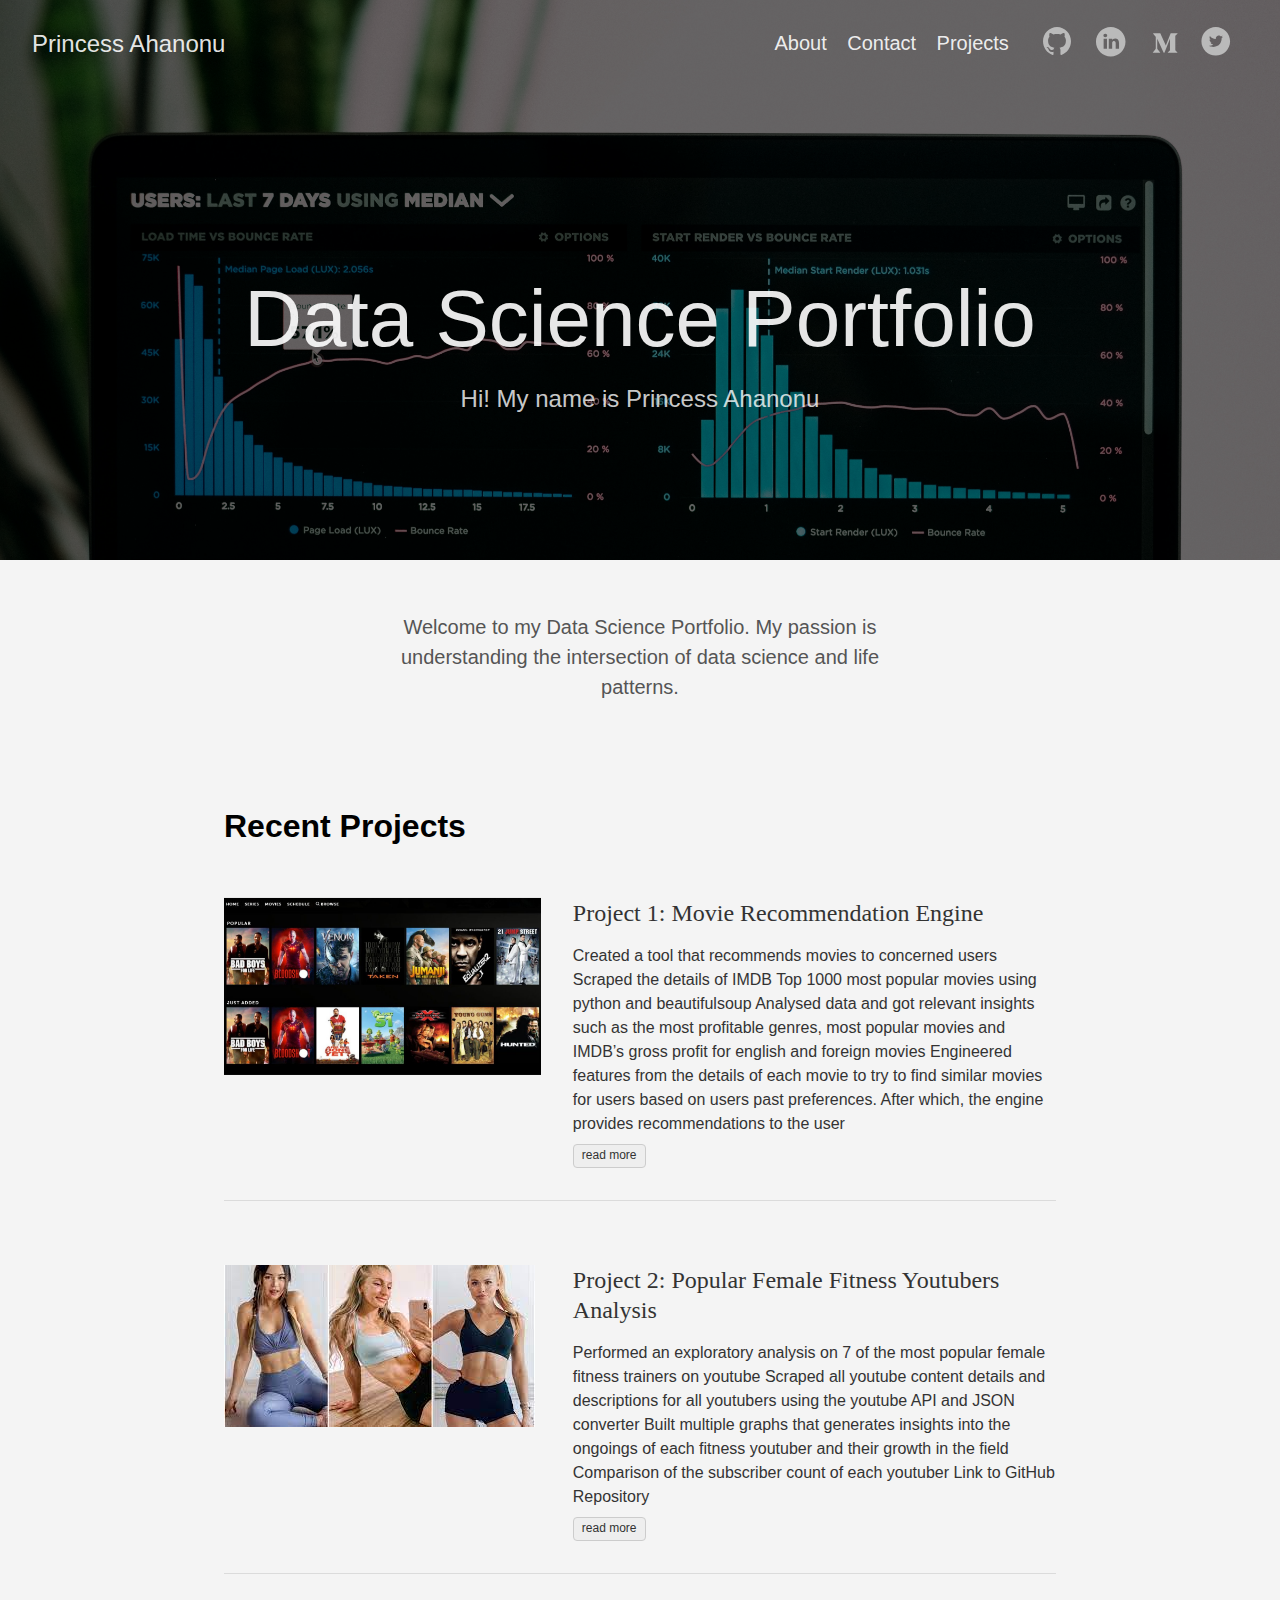
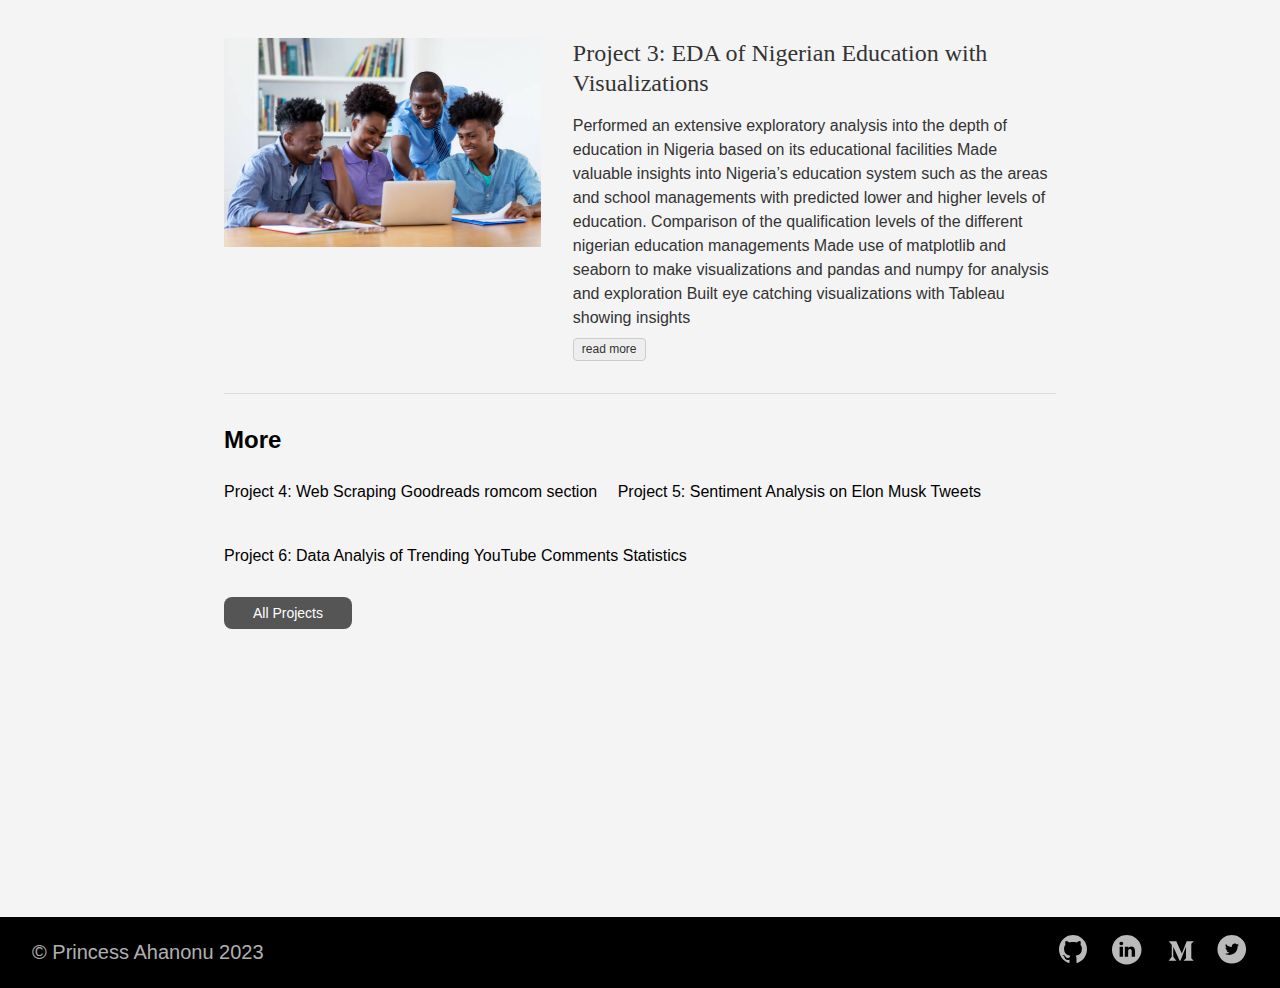
<file: index.html>
<!DOCTYPE html>
<html lang="en-us">
  <head>
    <meta charset="utf-8">
    <meta http-equiv="X-UA-Compatible" content="IE=edge,chrome=1">
    
    <title>Data Science Portfolio | Princess Ahanonu</title>
    <meta name="viewport" content="width=device-width,minimum-scale=1">
    <meta name="description" content="Hi! My name is Princess Ahanonu">
    <meta name="generator" content="Hugo 0.109.0">
    
    
    
    
      <meta name="robots" content="noindex, nofollow">
    

    
<link rel="stylesheet" href="https://rou-va.github.io/Princess_Portfolio/ananke/css/main.min.css" >



    
    
    
      

    

    
    
      <link href="https://rou-va.github.io/Princess_Portfolio/index.xml" rel="alternate" type="application/rss+xml" title="Princess Ahanonu" />
      <link href="https://rou-va.github.io/Princess_Portfolio/index.xml" rel="feed" type="application/rss+xml" title="Princess Ahanonu" />
      
    
    
    <meta property="og:title" content="Data Science Portfolio" />
<meta property="og:description" content="Hi! My name is Princess Ahanonu" />
<meta property="og:type" content="website" />
<meta property="og:url" content="https://rou-va.github.io/Princess_Portfolio/" /><meta property="og:site_name" content="Princess Ahanonu" />
<meta itemprop="name" content="Data Science Portfolio">
<meta itemprop="description" content="Hi! My name is Princess Ahanonu"><meta name="twitter:card" content="summary"/>
<meta name="twitter:title" content="Data Science Portfolio"/>
<meta name="twitter:description" content="Hi! My name is Princess Ahanonu"/>

	
  </head>

  <body class="ma0 avenir bg-near-white">

    

  
  <header class="cover bg-top" style="background-image: url('https://rou-va.github.io/Princess_Portfolio/images/analysis.jpg');">
    <div class="bg-black-60">
      <nav class="pv3 ph3 ph4-ns" role="navigation">
  <div class="flex-l justify-between items-center center">
    <a href="https://rou-va.github.io/Princess_Portfolio/" class="f3 fw2 hover-white no-underline white-90 dib">
      
        Princess Ahanonu
      
    </a>
    <div class="flex-l items-center">
      

      
        <ul class="pl0 mr3">
          
          <li class="list f5 f4-ns fw4 dib pr3">
            <a class="hover-white no-underline white-90" href="https://rou-va.github.io/Princess_Portfolio/about/" title="About page">
              About
            </a>
          </li>
          
          <li class="list f5 f4-ns fw4 dib pr3">
            <a class="hover-white no-underline white-90" href="https://rou-va.github.io/Princess_Portfolio/contact/" title="Contact page">
              Contact
            </a>
          </li>
          
          <li class="list f5 f4-ns fw4 dib pr3">
            <a class="hover-white no-underline white-90" href="https://rou-va.github.io/Princess_Portfolio/post/" title="Projects page">
              Projects
            </a>
          </li>
          
        </ul>
      
      
<div class="ananke-socials">
  
    
    <a href="https://github.com/rou-va" target="_blank" rel="noopener" class="github ananke-social-link link-transition stackoverflow link dib z-999 pt3 pt0-l mr1" title="GitHub link" aria-label="follow on GitHub——Opens in a new window">
      
        <span class="icon"><svg style="enable-background:new 0 0 512 512;" version="1.1" viewBox="0 0 512 512"  xml:space="preserve" xmlns="http://www.w3.org/2000/svg" xmlns:xlink="http://www.w3.org/1999/xlink" >
  <path d="M256,32C132.3,32,32,134.8,32,261.7c0,101.5,64.2,187.5,153.2,217.9c11.2,2.1,15.3-5,15.3-11.1   c0-5.5-0.2-19.9-0.3-39.1c-62.3,13.9-75.5-30.8-75.5-30.8c-10.2-26.5-24.9-33.6-24.9-33.6c-20.3-14.3,1.5-14,1.5-14   c22.5,1.6,34.3,23.7,34.3,23.7c20,35.1,52.4,25,65.2,19.1c2-14.8,7.8-25,14.2-30.7c-49.7-5.8-102-25.5-102-113.5   c0-25.1,8.7-45.6,23-61.6c-2.3-5.8-10-29.2,2.2-60.8c0,0,18.8-6.2,61.6,23.5c17.9-5.1,37-7.6,56.1-7.7c19,0.1,38.2,2.6,56.1,7.7   c42.8-29.7,61.5-23.5,61.5-23.5c12.2,31.6,4.5,55,2.2,60.8c14.3,16.1,23,36.6,23,61.6c0,88.2-52.4,107.6-102.3,113.3   c8,7.1,15.2,21.1,15.2,42.5c0,30.7-0.3,55.5-0.3,63c0,6.1,4,13.3,15.4,11C415.9,449.1,480,363.1,480,261.7   C480,134.8,379.7,32,256,32z"/>
</svg>
</span>
      
<span class="new-window"><svg  height="8px"  style="enable-background:new 0 0 1000 1000;" version="1.1" viewBox="0 0 1000 1000"  xml:space="preserve" xmlns="http://www.w3.org/2000/svg" xmlns:xlink="http://www.w3.org/1999/xlink" >
<path d="M598 128h298v298h-86v-152l-418 418-60-60 418-418h-152v-86zM810 810v-298h86v298c0 46-40 86-86 86h-596c-48 0-86-40-86-86v-596c0-46 38-86 86-86h298v86h-298v596h596z" style="fill-rule:evenodd;clip-rule:evenodd;"/>
</svg>
</span></a>
  
    
    <a href="https://www.linkedin.com/in/princess-ahanonu/" target="_blank" rel="noopener" class="linkedin ananke-social-link link-transition stackoverflow link dib z-999 pt3 pt0-l mr1" title="LinkedIn link" aria-label="follow on LinkedIn——Opens in a new window">
      
        <span class="icon"><svg style="enable-background:new 0 0 65 65;" version="1.1" viewBox="0 0 65 65"  xml:space="preserve" xmlns="http://www.w3.org/2000/svg" xmlns:xlink="http://www.w3.org/1999/xlink">
  <path d="M50.837,48.137V36.425c0-6.275-3.35-9.195-7.816-9.195  c-3.604,0-5.219,1.983-6.119,3.374V27.71h-6.79c0.09,1.917,0,20.427,0,20.427h6.79V36.729c0-0.609,0.044-1.219,0.224-1.655  c0.49-1.22,1.607-2.483,3.482-2.483c2.458,0,3.44,1.873,3.44,4.618v10.929H50.837z M22.959,24.922c2.367,0,3.842-1.57,3.842-3.531  c-0.044-2.003-1.475-3.528-3.797-3.528s-3.841,1.524-3.841,3.528c0,1.961,1.474,3.531,3.753,3.531H22.959z M34,64  C17.432,64,4,50.568,4,34C4,17.431,17.432,4,34,4s30,13.431,30,30C64,50.568,50.568,64,34,64z M26.354,48.137V27.71h-6.789v20.427  H26.354z" style="fill-rule:evenodd;clip-rule:evenodd;"/>
</svg>
</span>
      
<span class="new-window"><svg  height="8px"  style="enable-background:new 0 0 1000 1000;" version="1.1" viewBox="0 0 1000 1000"  xml:space="preserve" xmlns="http://www.w3.org/2000/svg" xmlns:xlink="http://www.w3.org/1999/xlink" >
<path d="M598 128h298v298h-86v-152l-418 418-60-60 418-418h-152v-86zM810 810v-298h86v298c0 46-40 86-86 86h-596c-48 0-86-40-86-86v-596c0-46 38-86 86-86h298v86h-298v596h596z" style="fill-rule:evenodd;clip-rule:evenodd;"/>
</svg>
</span></a>
  
    
    <a href="https://medium.com/@ahanonuprincess1" target="_blank" rel="noopener" class="medium ananke-social-link link-transition stackoverflow link dib z-999 pt3 pt0-l mr1" title="Medium link" aria-label="follow on Medium——Opens in a new window">
      
        <span class="icon"><svg style="enable-background:new 0 0 170 170;" version="1.1" viewBox="0 0 170 170"  xml:space="preserve" xmlns="http://www.w3.org/2000/svg" xmlns:xlink="http://www.w3.org/1999/xlink" >
<path d="M46.5340803,65.2157554 C46.6968378,63.6076572 46.0836,62.018231 44.8828198,60.93592 L32.6512605,46.2010582 L32.6512605,44 L70.6302521,44 L99.9859944,108.380952 L125.794585,44 L162,44 L162,46.2010582 L151.542017,56.2281011 C150.640424,56.9153477 150.193188,58.0448862 150.380019,59.1628454 L150.380019,132.837155 C150.193188,133.955114 150.640424,135.084652 151.542017,135.771899 L161.755369,145.798942 L161.755369,148 L110.38282,148 L110.38282,145.798942 L120.963119,135.527337 C122.002801,134.487948 122.002801,134.182246 122.002801,132.592593 L122.002801,73.0417402 L92.585901,147.755438 L88.6106443,147.755438 L54.3622782,73.0417402 L54.3622782,123.115814 C54.0767278,125.221069 54.7759199,127.3406 56.2581699,128.863022 L70.0186741,145.55438 L70.0186741,147.755438 L31,147.755438 L31,145.55438 L44.7605042,128.863022 C46.2319621,127.338076 46.8903838,125.204485 46.5340803,123.115814 L46.5340803,65.2157554 Z" style="fill-rule:evenodd;clip-rule:evenodd;"/>
</svg>
</span>
      
<span class="new-window"><svg  height="8px"  style="enable-background:new 0 0 1000 1000;" version="1.1" viewBox="0 0 1000 1000"  xml:space="preserve" xmlns="http://www.w3.org/2000/svg" xmlns:xlink="http://www.w3.org/1999/xlink" >
<path d="M598 128h298v298h-86v-152l-418 418-60-60 418-418h-152v-86zM810 810v-298h86v298c0 46-40 86-86 86h-596c-48 0-86-40-86-86v-596c0-46 38-86 86-86h298v86h-298v596h596z" style="fill-rule:evenodd;clip-rule:evenodd;"/>
</svg>
</span></a>
  
    
    <a href="https://twitter.com/princess2476" target="_blank" rel="noopener" class="twitter ananke-social-link link-transition stackoverflow link dib z-999 pt3 pt0-l mr1" title="Twitter link" aria-label="follow on Twitter——Opens in a new window">
      
        <span class="icon"><svg style="enable-background:new 0 0 67 67;" version="1.1" viewBox="0 0 67 67"  xml:space="preserve" xmlns="http://www.w3.org/2000/svg" xmlns:xlink="http://www.w3.org/1999/xlink"><path d="M37.167,22.283c-2.619,0.953-4.274,3.411-4.086,6.101  l0.063,1.038l-1.048-0.127c-3.813-0.487-7.145-2.139-9.974-4.915l-1.383-1.377l-0.356,1.017c-0.754,2.267-0.272,4.661,1.299,6.271  c0.838,0.89,0.649,1.017-0.796,0.487c-0.503-0.169-0.943-0.296-0.985-0.233c-0.146,0.149,0.356,2.076,0.754,2.839  c0.545,1.06,1.655,2.097,2.871,2.712l1.027,0.487l-1.215,0.021c-1.173,0-1.215,0.021-1.089,0.467  c0.419,1.377,2.074,2.839,3.918,3.475l1.299,0.444l-1.131,0.678c-1.676,0.976-3.646,1.526-5.616,1.568  C19.775,43.256,19,43.341,19,43.405c0,0.211,2.557,1.397,4.044,1.864c4.463,1.377,9.765,0.783,13.746-1.568  c2.829-1.673,5.657-5,6.978-8.221c0.713-1.716,1.425-4.851,1.425-6.354c0-0.975,0.063-1.102,1.236-2.267  c0.692-0.678,1.341-1.419,1.467-1.631c0.21-0.403,0.188-0.403-0.88-0.043c-1.781,0.636-2.033,0.551-1.152-0.402  c0.649-0.678,1.425-1.907,1.425-2.267c0-0.063-0.314,0.042-0.671,0.233c-0.377,0.212-1.215,0.53-1.844,0.72l-1.131,0.361l-1.027-0.7  c-0.566-0.381-1.361-0.805-1.781-0.932C39.766,21.902,38.131,21.944,37.167,22.283z M33,64C16.432,64,3,50.569,3,34S16.432,4,33,4  s30,13.431,30,30S49.568,64,33,64z" style="fill-rule:evenodd;clip-rule:evenodd;"/></svg>
</span>
      
<span class="new-window"><svg  height="8px"  style="enable-background:new 0 0 1000 1000;" version="1.1" viewBox="0 0 1000 1000"  xml:space="preserve" xmlns="http://www.w3.org/2000/svg" xmlns:xlink="http://www.w3.org/1999/xlink" >
<path d="M598 128h298v298h-86v-152l-418 418-60-60 418-418h-152v-86zM810 810v-298h86v298c0 46-40 86-86 86h-596c-48 0-86-40-86-86v-596c0-46 38-86 86-86h298v86h-298v596h596z" style="fill-rule:evenodd;clip-rule:evenodd;"/>
</svg>
</span></a>
  
</div>

    </div>
  </div>
</nav>

      <div class="tc-l pv4 pv6-l ph3 ph4-ns">
        <h1 class="f2 f-subheadline-l fw2 white-90 mb0 lh-title">
          Data Science Portfolio
        </h1>
        
          <h2 class="fw1 f5 f3-l white-80 measure-wide-l center mt3">
            Hi! My name is Princess Ahanonu
          </h2>
        
      </div>
    </div>
  </header>


    <main class="pb7" role="main">
      
 <article class="cf ph3 ph5-l pv3 pv4-l f4 tc-l center measure-wide lh-copy mid-gray">
    <p>Welcome to my Data Science Portfolio. My passion is understanding the intersection of data science and life patterns.</p>

  </article>
  
  
  
  
  
  
  
    
    

    <div class="pa3 pa4-ns w-100 w-70-ns center">
      
       
          <h1 class="flex-none">
            Recent Projects
          </h1>
        

      

      <section class="w-100 mw8">
        
        
          <div class="relative w-100 mb4">
            
<article class="bb b--black-10">
  <div class="db pv4 ph3 ph0-l no-underline dark-gray">
    <div class="flex flex-column flex-row-ns">
      
          
        <div class="pr3-ns mb4 mb0-ns w-100 w-40-ns">
          <a href="https://rou-va.github.io/Princess_Portfolio/post/project-1-/" class="db grow">
            <img src="https://rou-va.github.io/Princess_Portfolio/images/movie.jpg" class="img" alt="image from Project 1: Movie Recommendation Engine">
          </a>
        </div>
      
      <div class="blah w-100 w-60-ns pl3-ns">
        <h1 class="f3 fw1 athelas mt0 lh-title">
          <a href="https://rou-va.github.io/Princess_Portfolio/post/project-1-/" class="color-inherit dim link">
            Project 1: Movie Recommendation Engine
            </a>
        </h1>
        <div class="f6 f5-l lh-copy nested-copy-line-height nested-links">
          Created a tool that recommends movies to concerned users
Scraped the details of IMDB Top 1000 most popular movies using python and beautifulsoup
Analysed data and got relevant insights such as the most profitable genres, most popular movies and IMDB&rsquo;s gross profit for english and foreign movies
Engineered features from the details of each movie to try to find similar movies for users based on users past preferences. After which, the engine provides recommendations to the user
        </div>
          <a href="https://rou-va.github.io/Princess_Portfolio/post/project-1-/" class="ba b--moon-gray bg-light-gray br2 color-inherit dib f7 hover-bg-moon-gray link mt2 ph2 pv1">read more</a>
        
      </div>
    </div>
  </div>
</article>

          </div>
        
          <div class="relative w-100 mb4">
            
<article class="bb b--black-10">
  <div class="db pv4 ph3 ph0-l no-underline dark-gray">
    <div class="flex flex-column flex-row-ns">
      
          
        <div class="pr3-ns mb4 mb0-ns w-100 w-40-ns">
          <a href="https://rou-va.github.io/Princess_Portfolio/post/project-2/" class="db grow">
            <img src="https://rou-va.github.io/Princess_Portfolio/images/fitnessyoutubers2.jpg" class="img" alt="image from Project 2: Popular Female Fitness Youtubers Analysis">
          </a>
        </div>
      
      <div class="blah w-100 w-60-ns pl3-ns">
        <h1 class="f3 fw1 athelas mt0 lh-title">
          <a href="https://rou-va.github.io/Princess_Portfolio/post/project-2/" class="color-inherit dim link">
            Project 2: Popular Female Fitness Youtubers Analysis
            </a>
        </h1>
        <div class="f6 f5-l lh-copy nested-copy-line-height nested-links">
          Performed an exploratory analysis on 7 of the most popular female fitness trainers on youtube Scraped all youtube content details and descriptions for all youtubers using the youtube API and JSON converter Built multiple graphs that generates insights into the ongoings of each fitness youtuber and their growth in the field Comparison of the subscriber count of each youtuber Link to GitHub Repository
        </div>
          <a href="https://rou-va.github.io/Princess_Portfolio/post/project-2/" class="ba b--moon-gray bg-light-gray br2 color-inherit dib f7 hover-bg-moon-gray link mt2 ph2 pv1">read more</a>
        
      </div>
    </div>
  </div>
</article>

          </div>
        
          <div class="relative w-100 mb4">
            
<article class="bb b--black-10">
  <div class="db pv4 ph3 ph0-l no-underline dark-gray">
    <div class="flex flex-column flex-row-ns">
      
          
        <div class="pr3-ns mb4 mb0-ns w-100 w-40-ns">
          <a href="https://rou-va.github.io/Princess_Portfolio/post/project-3/" class="db grow">
            <img src="https://rou-va.github.io/Princess_Portfolio/images/nigerianedu.jpg" class="img" alt="image from Project 3: EDA of Nigerian Education with Visualizations">
          </a>
        </div>
      
      <div class="blah w-100 w-60-ns pl3-ns">
        <h1 class="f3 fw1 athelas mt0 lh-title">
          <a href="https://rou-va.github.io/Princess_Portfolio/post/project-3/" class="color-inherit dim link">
            Project 3: EDA of Nigerian Education with Visualizations
            </a>
        </h1>
        <div class="f6 f5-l lh-copy nested-copy-line-height nested-links">
          Performed an extensive exploratory analysis into the depth of education in Nigeria based on its educational facilities
Made valuable insights into Nigeria&rsquo;s education system such as the areas and school managements with predicted lower and higher levels of education. Comparison of the qualification levels of the different nigerian education managements Made use of matplotlib and seaborn to make visualizations and pandas and numpy for analysis and exploration
Built eye catching visualizations with Tableau showing insights
        </div>
          <a href="https://rou-va.github.io/Princess_Portfolio/post/project-3/" class="ba b--moon-gray bg-light-gray br2 color-inherit dib f7 hover-bg-moon-gray link mt2 ph2 pv1">read more</a>
        
      </div>
    </div>
  </div>
</article>

          </div>
        
      </section>

      
      <section class="w-100">
        <h1 class="f3">More</h1>
        
        
          <h2 class="f5 fw4 mb4 dib mr3">
            <a href="https://rou-va.github.io/Princess_Portfolio/post/project-4/" class="link black dim">
              Project 4: Web Scraping Goodreads romcom section
            </a>
          </h2>
        
          <h2 class="f5 fw4 mb4 dib mr3">
            <a href="https://rou-va.github.io/Princess_Portfolio/post/project-5/" class="link black dim">
              Project 5: Sentiment Analysis on Elon Musk Tweets
            </a>
          </h2>
        
          <h2 class="f5 fw4 mb4 dib mr3">
            <a href="https://rou-va.github.io/Princess_Portfolio/post/project-6/" class="link black dim">
              Project 6: Data Analyis of Trending YouTube Comments Statistics
            </a>
          </h2>
        

        
        
          <a href="https://rou-va.github.io/Princess_Portfolio/post/" class="link db f6 pa2 br3 bg-mid-gray white dim w4 tc">All Projects</a>
        
        </section>
      

      </div>
  

    </main>
    <footer class="bg-black bottom-0 w-100 pa3" role="contentinfo">
  <div class="flex justify-between">
  <a class="f4 fw4 hover-white no-underline white-70 dn dib-ns pv2 ph3" href="https://rou-va.github.io/Princess_Portfolio/" >
    &copy;  Princess Ahanonu 2023 
  </a>
    <div>
<div class="ananke-socials">
  
    
    <a href="https://github.com/rou-va" target="_blank" rel="noopener" class="github ananke-social-link link-transition stackoverflow link dib z-999 pt3 pt0-l mr1" title="GitHub link" aria-label="follow on GitHub——Opens in a new window">
      
        <span class="icon"><svg style="enable-background:new 0 0 512 512;" version="1.1" viewBox="0 0 512 512"  xml:space="preserve" xmlns="http://www.w3.org/2000/svg" xmlns:xlink="http://www.w3.org/1999/xlink" >
  <path d="M256,32C132.3,32,32,134.8,32,261.7c0,101.5,64.2,187.5,153.2,217.9c11.2,2.1,15.3-5,15.3-11.1   c0-5.5-0.2-19.9-0.3-39.1c-62.3,13.9-75.5-30.8-75.5-30.8c-10.2-26.5-24.9-33.6-24.9-33.6c-20.3-14.3,1.5-14,1.5-14   c22.5,1.6,34.3,23.7,34.3,23.7c20,35.1,52.4,25,65.2,19.1c2-14.8,7.8-25,14.2-30.7c-49.7-5.8-102-25.5-102-113.5   c0-25.1,8.7-45.6,23-61.6c-2.3-5.8-10-29.2,2.2-60.8c0,0,18.8-6.2,61.6,23.5c17.9-5.1,37-7.6,56.1-7.7c19,0.1,38.2,2.6,56.1,7.7   c42.8-29.7,61.5-23.5,61.5-23.5c12.2,31.6,4.5,55,2.2,60.8c14.3,16.1,23,36.6,23,61.6c0,88.2-52.4,107.6-102.3,113.3   c8,7.1,15.2,21.1,15.2,42.5c0,30.7-0.3,55.5-0.3,63c0,6.1,4,13.3,15.4,11C415.9,449.1,480,363.1,480,261.7   C480,134.8,379.7,32,256,32z"/>
</svg>
</span>
      
<span class="new-window"><svg  height="8px"  style="enable-background:new 0 0 1000 1000;" version="1.1" viewBox="0 0 1000 1000"  xml:space="preserve" xmlns="http://www.w3.org/2000/svg" xmlns:xlink="http://www.w3.org/1999/xlink" >
<path d="M598 128h298v298h-86v-152l-418 418-60-60 418-418h-152v-86zM810 810v-298h86v298c0 46-40 86-86 86h-596c-48 0-86-40-86-86v-596c0-46 38-86 86-86h298v86h-298v596h596z" style="fill-rule:evenodd;clip-rule:evenodd;"/>
</svg>
</span></a>
  
    
    <a href="https://www.linkedin.com/in/princess-ahanonu/" target="_blank" rel="noopener" class="linkedin ananke-social-link link-transition stackoverflow link dib z-999 pt3 pt0-l mr1" title="LinkedIn link" aria-label="follow on LinkedIn——Opens in a new window">
      
        <span class="icon"><svg style="enable-background:new 0 0 65 65;" version="1.1" viewBox="0 0 65 65"  xml:space="preserve" xmlns="http://www.w3.org/2000/svg" xmlns:xlink="http://www.w3.org/1999/xlink">
  <path d="M50.837,48.137V36.425c0-6.275-3.35-9.195-7.816-9.195  c-3.604,0-5.219,1.983-6.119,3.374V27.71h-6.79c0.09,1.917,0,20.427,0,20.427h6.79V36.729c0-0.609,0.044-1.219,0.224-1.655  c0.49-1.22,1.607-2.483,3.482-2.483c2.458,0,3.44,1.873,3.44,4.618v10.929H50.837z M22.959,24.922c2.367,0,3.842-1.57,3.842-3.531  c-0.044-2.003-1.475-3.528-3.797-3.528s-3.841,1.524-3.841,3.528c0,1.961,1.474,3.531,3.753,3.531H22.959z M34,64  C17.432,64,4,50.568,4,34C4,17.431,17.432,4,34,4s30,13.431,30,30C64,50.568,50.568,64,34,64z M26.354,48.137V27.71h-6.789v20.427  H26.354z" style="fill-rule:evenodd;clip-rule:evenodd;"/>
</svg>
</span>
      
<span class="new-window"><svg  height="8px"  style="enable-background:new 0 0 1000 1000;" version="1.1" viewBox="0 0 1000 1000"  xml:space="preserve" xmlns="http://www.w3.org/2000/svg" xmlns:xlink="http://www.w3.org/1999/xlink" >
<path d="M598 128h298v298h-86v-152l-418 418-60-60 418-418h-152v-86zM810 810v-298h86v298c0 46-40 86-86 86h-596c-48 0-86-40-86-86v-596c0-46 38-86 86-86h298v86h-298v596h596z" style="fill-rule:evenodd;clip-rule:evenodd;"/>
</svg>
</span></a>
  
    
    <a href="https://medium.com/@ahanonuprincess1" target="_blank" rel="noopener" class="medium ananke-social-link link-transition stackoverflow link dib z-999 pt3 pt0-l mr1" title="Medium link" aria-label="follow on Medium——Opens in a new window">
      
        <span class="icon"><svg style="enable-background:new 0 0 170 170;" version="1.1" viewBox="0 0 170 170"  xml:space="preserve" xmlns="http://www.w3.org/2000/svg" xmlns:xlink="http://www.w3.org/1999/xlink" >
<path d="M46.5340803,65.2157554 C46.6968378,63.6076572 46.0836,62.018231 44.8828198,60.93592 L32.6512605,46.2010582 L32.6512605,44 L70.6302521,44 L99.9859944,108.380952 L125.794585,44 L162,44 L162,46.2010582 L151.542017,56.2281011 C150.640424,56.9153477 150.193188,58.0448862 150.380019,59.1628454 L150.380019,132.837155 C150.193188,133.955114 150.640424,135.084652 151.542017,135.771899 L161.755369,145.798942 L161.755369,148 L110.38282,148 L110.38282,145.798942 L120.963119,135.527337 C122.002801,134.487948 122.002801,134.182246 122.002801,132.592593 L122.002801,73.0417402 L92.585901,147.755438 L88.6106443,147.755438 L54.3622782,73.0417402 L54.3622782,123.115814 C54.0767278,125.221069 54.7759199,127.3406 56.2581699,128.863022 L70.0186741,145.55438 L70.0186741,147.755438 L31,147.755438 L31,145.55438 L44.7605042,128.863022 C46.2319621,127.338076 46.8903838,125.204485 46.5340803,123.115814 L46.5340803,65.2157554 Z" style="fill-rule:evenodd;clip-rule:evenodd;"/>
</svg>
</span>
      
<span class="new-window"><svg  height="8px"  style="enable-background:new 0 0 1000 1000;" version="1.1" viewBox="0 0 1000 1000"  xml:space="preserve" xmlns="http://www.w3.org/2000/svg" xmlns:xlink="http://www.w3.org/1999/xlink" >
<path d="M598 128h298v298h-86v-152l-418 418-60-60 418-418h-152v-86zM810 810v-298h86v298c0 46-40 86-86 86h-596c-48 0-86-40-86-86v-596c0-46 38-86 86-86h298v86h-298v596h596z" style="fill-rule:evenodd;clip-rule:evenodd;"/>
</svg>
</span></a>
  
    
    <a href="https://twitter.com/princess2476" target="_blank" rel="noopener" class="twitter ananke-social-link link-transition stackoverflow link dib z-999 pt3 pt0-l mr1" title="Twitter link" aria-label="follow on Twitter——Opens in a new window">
      
        <span class="icon"><svg style="enable-background:new 0 0 67 67;" version="1.1" viewBox="0 0 67 67"  xml:space="preserve" xmlns="http://www.w3.org/2000/svg" xmlns:xlink="http://www.w3.org/1999/xlink"><path d="M37.167,22.283c-2.619,0.953-4.274,3.411-4.086,6.101  l0.063,1.038l-1.048-0.127c-3.813-0.487-7.145-2.139-9.974-4.915l-1.383-1.377l-0.356,1.017c-0.754,2.267-0.272,4.661,1.299,6.271  c0.838,0.89,0.649,1.017-0.796,0.487c-0.503-0.169-0.943-0.296-0.985-0.233c-0.146,0.149,0.356,2.076,0.754,2.839  c0.545,1.06,1.655,2.097,2.871,2.712l1.027,0.487l-1.215,0.021c-1.173,0-1.215,0.021-1.089,0.467  c0.419,1.377,2.074,2.839,3.918,3.475l1.299,0.444l-1.131,0.678c-1.676,0.976-3.646,1.526-5.616,1.568  C19.775,43.256,19,43.341,19,43.405c0,0.211,2.557,1.397,4.044,1.864c4.463,1.377,9.765,0.783,13.746-1.568  c2.829-1.673,5.657-5,6.978-8.221c0.713-1.716,1.425-4.851,1.425-6.354c0-0.975,0.063-1.102,1.236-2.267  c0.692-0.678,1.341-1.419,1.467-1.631c0.21-0.403,0.188-0.403-0.88-0.043c-1.781,0.636-2.033,0.551-1.152-0.402  c0.649-0.678,1.425-1.907,1.425-2.267c0-0.063-0.314,0.042-0.671,0.233c-0.377,0.212-1.215,0.53-1.844,0.72l-1.131,0.361l-1.027-0.7  c-0.566-0.381-1.361-0.805-1.781-0.932C39.766,21.902,38.131,21.944,37.167,22.283z M33,64C16.432,64,3,50.569,3,34S16.432,4,33,4  s30,13.431,30,30S49.568,64,33,64z" style="fill-rule:evenodd;clip-rule:evenodd;"/></svg>
</span>
      
<span class="new-window"><svg  height="8px"  style="enable-background:new 0 0 1000 1000;" version="1.1" viewBox="0 0 1000 1000"  xml:space="preserve" xmlns="http://www.w3.org/2000/svg" xmlns:xlink="http://www.w3.org/1999/xlink" >
<path d="M598 128h298v298h-86v-152l-418 418-60-60 418-418h-152v-86zM810 810v-298h86v298c0 46-40 86-86 86h-596c-48 0-86-40-86-86v-596c0-46 38-86 86-86h298v86h-298v596h596z" style="fill-rule:evenodd;clip-rule:evenodd;"/>
</svg>
</span></a>
  
</div>
</div>
  </div>
</footer>

  </body>
</html>
</file>
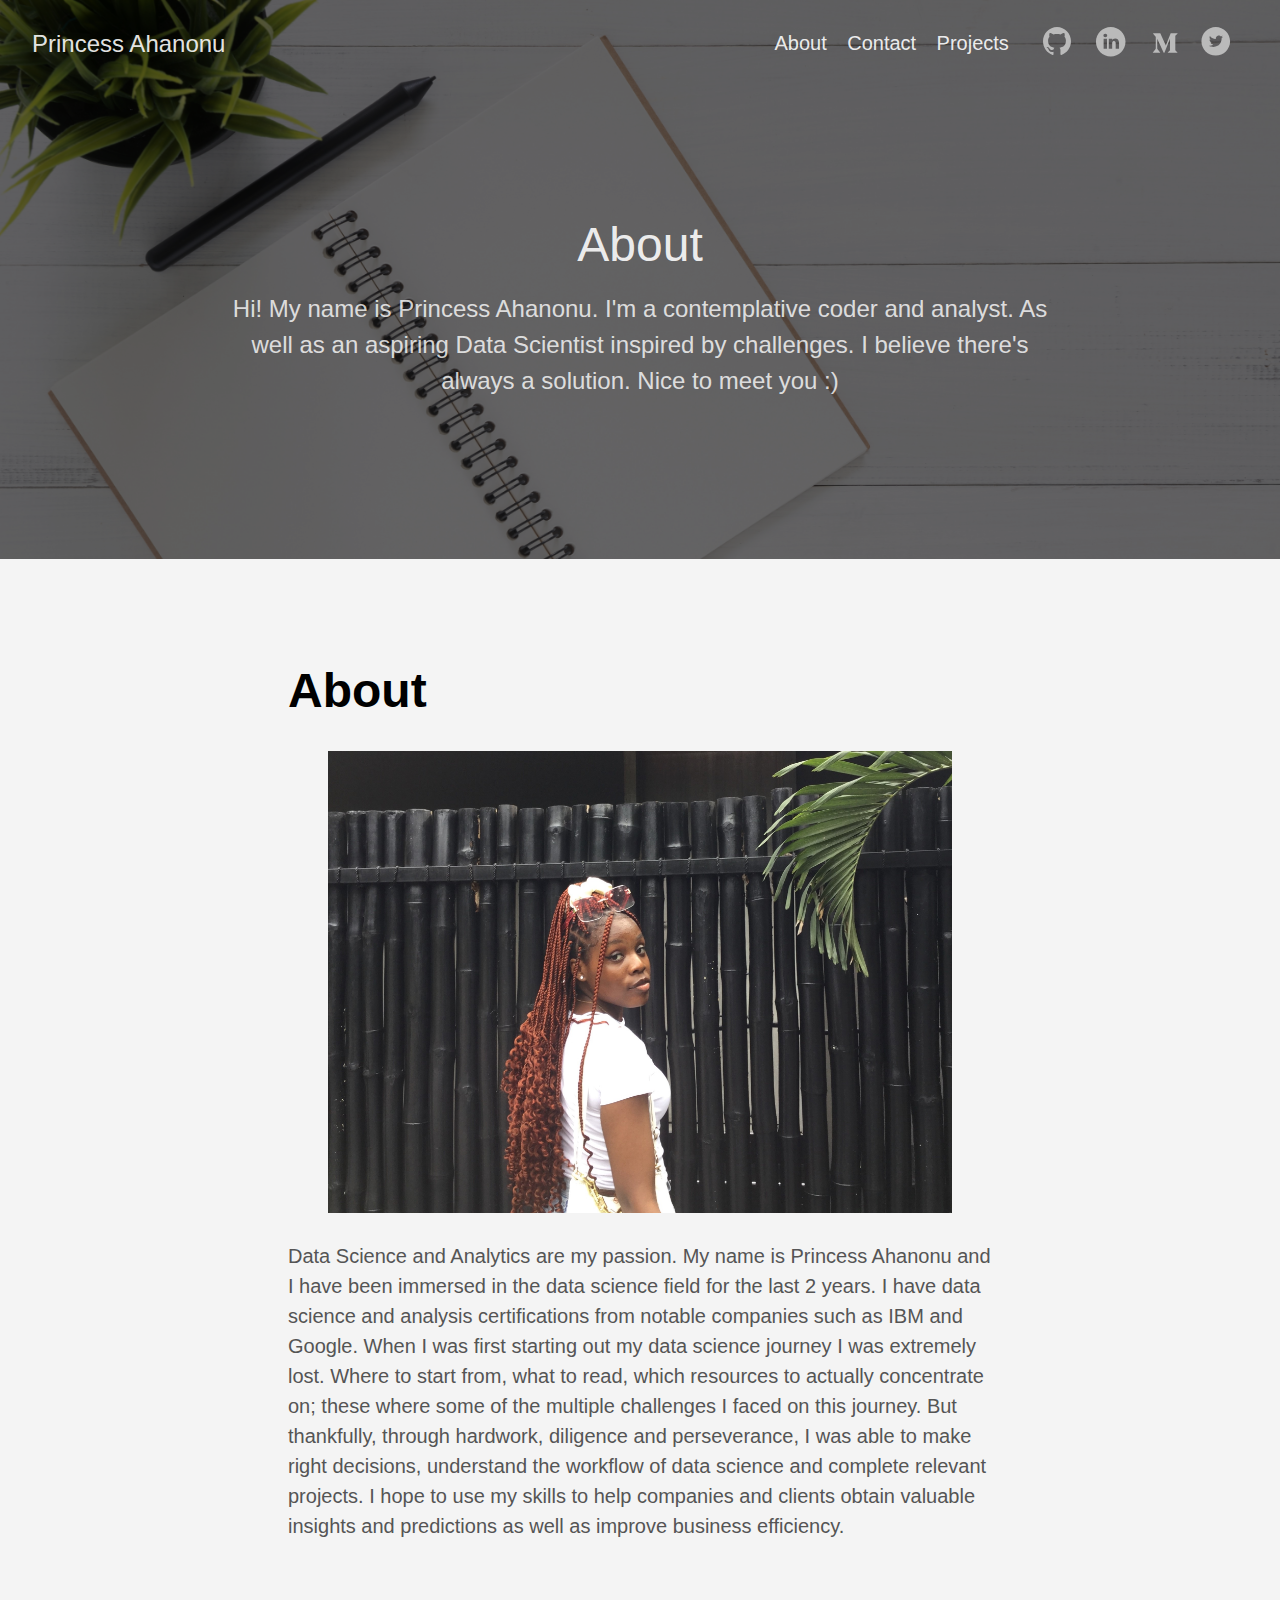
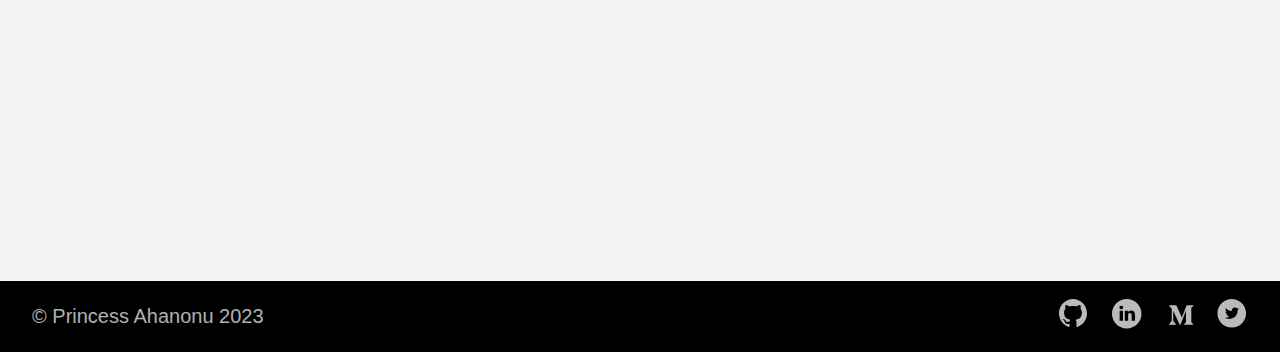
<file: about/index.html>
<!DOCTYPE html>
<html lang="en-us">
  <head>
    <meta charset="utf-8">
    <meta http-equiv="X-UA-Compatible" content="IE=edge,chrome=1">
    
    <title>About | Princess Ahanonu</title>
    <meta name="viewport" content="width=device-width,minimum-scale=1">
    <meta name="description" content="Hi! My name is Princess Ahanonu. I&#39;m a contemplative coder and analyst. As well as an aspiring Data Scientist inspired by challenges. I believe there&#39;s always a solution. Nice to meet you :)">
    <meta name="generator" content="Hugo 0.109.0">
    
    
    
    
      <meta name="robots" content="noindex, nofollow">
    

    
<link rel="stylesheet" href="https://rou-va.github.io/Princess_Portfolio/ananke/css/main.min.css" >



    
    
    
      

    

    
    
    <meta property="og:title" content="About" />
<meta property="og:description" content="Hi! My name is Princess Ahanonu. I&#39;m a contemplative coder and analyst. As well as an aspiring Data Scientist inspired by challenges. I believe there&#39;s always a solution. Nice to meet you :)" />
<meta property="og:type" content="article" />
<meta property="og:url" content="https://rou-va.github.io/Princess_Portfolio/about/" /><meta property="article:section" content="" />

<meta property="og:site_name" content="Princess Ahanonu" />
<meta itemprop="name" content="About">
<meta itemprop="description" content="Hi! My name is Princess Ahanonu. I&#39;m a contemplative coder and analyst. As well as an aspiring Data Scientist inspired by challenges. I believe there&#39;s always a solution. Nice to meet you :)">

<meta itemprop="wordCount" content="127">
<meta itemprop="keywords" content="" /><meta name="twitter:card" content="summary"/>
<meta name="twitter:title" content="About"/>
<meta name="twitter:description" content="Hi! My name is Princess Ahanonu. I&#39;m a contemplative coder and analyst. As well as an aspiring Data Scientist inspired by challenges. I believe there&#39;s always a solution. Nice to meet you :)"/>

	
  </head>

  <body class="ma0 avenir bg-near-white">

    

  
  <header class="cover bg-top" style="background-image: url('https://rou-va.github.io/Princess_Portfolio/images/notebook.jpg');">
    <div class="bg-black-60">
      <nav class="pv3 ph3 ph4-ns" role="navigation">
  <div class="flex-l justify-between items-center center">
    <a href="https://rou-va.github.io/Princess_Portfolio/" class="f3 fw2 hover-white no-underline white-90 dib">
      
        Princess Ahanonu
      
    </a>
    <div class="flex-l items-center">
      

      
        <ul class="pl0 mr3">
          
          <li class="list f5 f4-ns fw4 dib pr3">
            <a class="hover-white no-underline white-90" href="https://rou-va.github.io/Princess_Portfolio/about/" title="About page">
              About
            </a>
          </li>
          
          <li class="list f5 f4-ns fw4 dib pr3">
            <a class="hover-white no-underline white-90" href="https://rou-va.github.io/Princess_Portfolio/contact/" title="Contact page">
              Contact
            </a>
          </li>
          
          <li class="list f5 f4-ns fw4 dib pr3">
            <a class="hover-white no-underline white-90" href="https://rou-va.github.io/Princess_Portfolio/post/" title="Projects page">
              Projects
            </a>
          </li>
          
        </ul>
      
      
<div class="ananke-socials">
  
    
    <a href="https://github.com/rou-va" target="_blank" rel="noopener" class="github ananke-social-link link-transition stackoverflow link dib z-999 pt3 pt0-l mr1" title="GitHub link" aria-label="follow on GitHub——Opens in a new window">
      
        <span class="icon"><svg style="enable-background:new 0 0 512 512;" version="1.1" viewBox="0 0 512 512"  xml:space="preserve" xmlns="http://www.w3.org/2000/svg" xmlns:xlink="http://www.w3.org/1999/xlink" >
  <path d="M256,32C132.3,32,32,134.8,32,261.7c0,101.5,64.2,187.5,153.2,217.9c11.2,2.1,15.3-5,15.3-11.1   c0-5.5-0.2-19.9-0.3-39.1c-62.3,13.9-75.5-30.8-75.5-30.8c-10.2-26.5-24.9-33.6-24.9-33.6c-20.3-14.3,1.5-14,1.5-14   c22.5,1.6,34.3,23.7,34.3,23.7c20,35.1,52.4,25,65.2,19.1c2-14.8,7.8-25,14.2-30.7c-49.7-5.8-102-25.5-102-113.5   c0-25.1,8.7-45.6,23-61.6c-2.3-5.8-10-29.2,2.2-60.8c0,0,18.8-6.2,61.6,23.5c17.9-5.1,37-7.6,56.1-7.7c19,0.1,38.2,2.6,56.1,7.7   c42.8-29.7,61.5-23.5,61.5-23.5c12.2,31.6,4.5,55,2.2,60.8c14.3,16.1,23,36.6,23,61.6c0,88.2-52.4,107.6-102.3,113.3   c8,7.1,15.2,21.1,15.2,42.5c0,30.7-0.3,55.5-0.3,63c0,6.1,4,13.3,15.4,11C415.9,449.1,480,363.1,480,261.7   C480,134.8,379.7,32,256,32z"/>
</svg>
</span>
      
<span class="new-window"><svg  height="8px"  style="enable-background:new 0 0 1000 1000;" version="1.1" viewBox="0 0 1000 1000"  xml:space="preserve" xmlns="http://www.w3.org/2000/svg" xmlns:xlink="http://www.w3.org/1999/xlink" >
<path d="M598 128h298v298h-86v-152l-418 418-60-60 418-418h-152v-86zM810 810v-298h86v298c0 46-40 86-86 86h-596c-48 0-86-40-86-86v-596c0-46 38-86 86-86h298v86h-298v596h596z" style="fill-rule:evenodd;clip-rule:evenodd;"/>
</svg>
</span></a>
  
    
    <a href="https://www.linkedin.com/in/princess-ahanonu/" target="_blank" rel="noopener" class="linkedin ananke-social-link link-transition stackoverflow link dib z-999 pt3 pt0-l mr1" title="LinkedIn link" aria-label="follow on LinkedIn——Opens in a new window">
      
        <span class="icon"><svg style="enable-background:new 0 0 65 65;" version="1.1" viewBox="0 0 65 65"  xml:space="preserve" xmlns="http://www.w3.org/2000/svg" xmlns:xlink="http://www.w3.org/1999/xlink">
  <path d="M50.837,48.137V36.425c0-6.275-3.35-9.195-7.816-9.195  c-3.604,0-5.219,1.983-6.119,3.374V27.71h-6.79c0.09,1.917,0,20.427,0,20.427h6.79V36.729c0-0.609,0.044-1.219,0.224-1.655  c0.49-1.22,1.607-2.483,3.482-2.483c2.458,0,3.44,1.873,3.44,4.618v10.929H50.837z M22.959,24.922c2.367,0,3.842-1.57,3.842-3.531  c-0.044-2.003-1.475-3.528-3.797-3.528s-3.841,1.524-3.841,3.528c0,1.961,1.474,3.531,3.753,3.531H22.959z M34,64  C17.432,64,4,50.568,4,34C4,17.431,17.432,4,34,4s30,13.431,30,30C64,50.568,50.568,64,34,64z M26.354,48.137V27.71h-6.789v20.427  H26.354z" style="fill-rule:evenodd;clip-rule:evenodd;"/>
</svg>
</span>
      
<span class="new-window"><svg  height="8px"  style="enable-background:new 0 0 1000 1000;" version="1.1" viewBox="0 0 1000 1000"  xml:space="preserve" xmlns="http://www.w3.org/2000/svg" xmlns:xlink="http://www.w3.org/1999/xlink" >
<path d="M598 128h298v298h-86v-152l-418 418-60-60 418-418h-152v-86zM810 810v-298h86v298c0 46-40 86-86 86h-596c-48 0-86-40-86-86v-596c0-46 38-86 86-86h298v86h-298v596h596z" style="fill-rule:evenodd;clip-rule:evenodd;"/>
</svg>
</span></a>
  
    
    <a href="https://medium.com/@ahanonuprincess1" target="_blank" rel="noopener" class="medium ananke-social-link link-transition stackoverflow link dib z-999 pt3 pt0-l mr1" title="Medium link" aria-label="follow on Medium——Opens in a new window">
      
        <span class="icon"><svg style="enable-background:new 0 0 170 170;" version="1.1" viewBox="0 0 170 170"  xml:space="preserve" xmlns="http://www.w3.org/2000/svg" xmlns:xlink="http://www.w3.org/1999/xlink" >
<path d="M46.5340803,65.2157554 C46.6968378,63.6076572 46.0836,62.018231 44.8828198,60.93592 L32.6512605,46.2010582 L32.6512605,44 L70.6302521,44 L99.9859944,108.380952 L125.794585,44 L162,44 L162,46.2010582 L151.542017,56.2281011 C150.640424,56.9153477 150.193188,58.0448862 150.380019,59.1628454 L150.380019,132.837155 C150.193188,133.955114 150.640424,135.084652 151.542017,135.771899 L161.755369,145.798942 L161.755369,148 L110.38282,148 L110.38282,145.798942 L120.963119,135.527337 C122.002801,134.487948 122.002801,134.182246 122.002801,132.592593 L122.002801,73.0417402 L92.585901,147.755438 L88.6106443,147.755438 L54.3622782,73.0417402 L54.3622782,123.115814 C54.0767278,125.221069 54.7759199,127.3406 56.2581699,128.863022 L70.0186741,145.55438 L70.0186741,147.755438 L31,147.755438 L31,145.55438 L44.7605042,128.863022 C46.2319621,127.338076 46.8903838,125.204485 46.5340803,123.115814 L46.5340803,65.2157554 Z" style="fill-rule:evenodd;clip-rule:evenodd;"/>
</svg>
</span>
      
<span class="new-window"><svg  height="8px"  style="enable-background:new 0 0 1000 1000;" version="1.1" viewBox="0 0 1000 1000"  xml:space="preserve" xmlns="http://www.w3.org/2000/svg" xmlns:xlink="http://www.w3.org/1999/xlink" >
<path d="M598 128h298v298h-86v-152l-418 418-60-60 418-418h-152v-86zM810 810v-298h86v298c0 46-40 86-86 86h-596c-48 0-86-40-86-86v-596c0-46 38-86 86-86h298v86h-298v596h596z" style="fill-rule:evenodd;clip-rule:evenodd;"/>
</svg>
</span></a>
  
    
    <a href="https://twitter.com/princess2476" target="_blank" rel="noopener" class="twitter ananke-social-link link-transition stackoverflow link dib z-999 pt3 pt0-l mr1" title="Twitter link" aria-label="follow on Twitter——Opens in a new window">
      
        <span class="icon"><svg style="enable-background:new 0 0 67 67;" version="1.1" viewBox="0 0 67 67"  xml:space="preserve" xmlns="http://www.w3.org/2000/svg" xmlns:xlink="http://www.w3.org/1999/xlink"><path d="M37.167,22.283c-2.619,0.953-4.274,3.411-4.086,6.101  l0.063,1.038l-1.048-0.127c-3.813-0.487-7.145-2.139-9.974-4.915l-1.383-1.377l-0.356,1.017c-0.754,2.267-0.272,4.661,1.299,6.271  c0.838,0.89,0.649,1.017-0.796,0.487c-0.503-0.169-0.943-0.296-0.985-0.233c-0.146,0.149,0.356,2.076,0.754,2.839  c0.545,1.06,1.655,2.097,2.871,2.712l1.027,0.487l-1.215,0.021c-1.173,0-1.215,0.021-1.089,0.467  c0.419,1.377,2.074,2.839,3.918,3.475l1.299,0.444l-1.131,0.678c-1.676,0.976-3.646,1.526-5.616,1.568  C19.775,43.256,19,43.341,19,43.405c0,0.211,2.557,1.397,4.044,1.864c4.463,1.377,9.765,0.783,13.746-1.568  c2.829-1.673,5.657-5,6.978-8.221c0.713-1.716,1.425-4.851,1.425-6.354c0-0.975,0.063-1.102,1.236-2.267  c0.692-0.678,1.341-1.419,1.467-1.631c0.21-0.403,0.188-0.403-0.88-0.043c-1.781,0.636-2.033,0.551-1.152-0.402  c0.649-0.678,1.425-1.907,1.425-2.267c0-0.063-0.314,0.042-0.671,0.233c-0.377,0.212-1.215,0.53-1.844,0.72l-1.131,0.361l-1.027-0.7  c-0.566-0.381-1.361-0.805-1.781-0.932C39.766,21.902,38.131,21.944,37.167,22.283z M33,64C16.432,64,3,50.569,3,34S16.432,4,33,4  s30,13.431,30,30S49.568,64,33,64z" style="fill-rule:evenodd;clip-rule:evenodd;"/></svg>
</span>
      
<span class="new-window"><svg  height="8px"  style="enable-background:new 0 0 1000 1000;" version="1.1" viewBox="0 0 1000 1000"  xml:space="preserve" xmlns="http://www.w3.org/2000/svg" xmlns:xlink="http://www.w3.org/1999/xlink" >
<path d="M598 128h298v298h-86v-152l-418 418-60-60 418-418h-152v-86zM810 810v-298h86v298c0 46-40 86-86 86h-596c-48 0-86-40-86-86v-596c0-46 38-86 86-86h298v86h-298v596h596z" style="fill-rule:evenodd;clip-rule:evenodd;"/>
</svg>
</span></a>
  
</div>

    </div>
  </div>
</nav>

      <div class="tc-l pv6 ph3 ph4-ns">
        
          <div class="f2 f1-l fw2 white-90 mb0 lh-title">About</div>
          
            <div class="fw1 f5 f3-l white-80 measure-wide-l center lh-copy mt3 mb4">
              Hi! My name is Princess Ahanonu. I&#39;m a contemplative coder and analyst. As well as an aspiring Data Scientist inspired by challenges. I believe there&#39;s always a solution. Nice to meet you :)
            </div>
          
        
      </div>
    </div>
  </header>


    <main class="pb7" role="main">
      
  <div class="flex-l mt2 mw8 center">
    <article class="center cf pv5 ph3 ph4-ns mw7">
      <header>
        <h1 class="f1">
          About
        </h1>
      </header>
      <div class="nested-copy-line-height lh-copy f4 nested-links mid-gray">
        <figure><img src="https://rou-va.github.io/Princess_Portfolio/images/IMG_2652new.JPEG"/>
</figure>

<p>Data Science and Analytics are my passion. My name is Princess Ahanonu and I have been immersed in the data science field for the last 2 years. I have data science and analysis certifications from notable companies such as IBM and Google. When I was first starting out my data science journey I was extremely lost. Where to start from, what to read, which resources to actually concentrate on; these where some of the multiple challenges I faced on this journey.
But thankfully, through hardwork, diligence and perseverance, I was able to make right decisions, understand the workflow of data science and complete relevant projects. I hope to use my skills to help companies and clients obtain valuable insights and predictions as well as improve business efficiency.</p>

      </div>
    </article>
  </div>

    </main>
    <footer class="bg-black bottom-0 w-100 pa3" role="contentinfo">
  <div class="flex justify-between">
  <a class="f4 fw4 hover-white no-underline white-70 dn dib-ns pv2 ph3" href="https://rou-va.github.io/Princess_Portfolio/" >
    &copy;  Princess Ahanonu 2023 
  </a>
    <div>
<div class="ananke-socials">
  
    
    <a href="https://github.com/rou-va" target="_blank" rel="noopener" class="github ananke-social-link link-transition stackoverflow link dib z-999 pt3 pt0-l mr1" title="GitHub link" aria-label="follow on GitHub——Opens in a new window">
      
        <span class="icon"><svg style="enable-background:new 0 0 512 512;" version="1.1" viewBox="0 0 512 512"  xml:space="preserve" xmlns="http://www.w3.org/2000/svg" xmlns:xlink="http://www.w3.org/1999/xlink" >
  <path d="M256,32C132.3,32,32,134.8,32,261.7c0,101.5,64.2,187.5,153.2,217.9c11.2,2.1,15.3-5,15.3-11.1   c0-5.5-0.2-19.9-0.3-39.1c-62.3,13.9-75.5-30.8-75.5-30.8c-10.2-26.5-24.9-33.6-24.9-33.6c-20.3-14.3,1.5-14,1.5-14   c22.5,1.6,34.3,23.7,34.3,23.7c20,35.1,52.4,25,65.2,19.1c2-14.8,7.8-25,14.2-30.7c-49.7-5.8-102-25.5-102-113.5   c0-25.1,8.7-45.6,23-61.6c-2.3-5.8-10-29.2,2.2-60.8c0,0,18.8-6.2,61.6,23.5c17.9-5.1,37-7.6,56.1-7.7c19,0.1,38.2,2.6,56.1,7.7   c42.8-29.7,61.5-23.5,61.5-23.5c12.2,31.6,4.5,55,2.2,60.8c14.3,16.1,23,36.6,23,61.6c0,88.2-52.4,107.6-102.3,113.3   c8,7.1,15.2,21.1,15.2,42.5c0,30.7-0.3,55.5-0.3,63c0,6.1,4,13.3,15.4,11C415.9,449.1,480,363.1,480,261.7   C480,134.8,379.7,32,256,32z"/>
</svg>
</span>
      
<span class="new-window"><svg  height="8px"  style="enable-background:new 0 0 1000 1000;" version="1.1" viewBox="0 0 1000 1000"  xml:space="preserve" xmlns="http://www.w3.org/2000/svg" xmlns:xlink="http://www.w3.org/1999/xlink" >
<path d="M598 128h298v298h-86v-152l-418 418-60-60 418-418h-152v-86zM810 810v-298h86v298c0 46-40 86-86 86h-596c-48 0-86-40-86-86v-596c0-46 38-86 86-86h298v86h-298v596h596z" style="fill-rule:evenodd;clip-rule:evenodd;"/>
</svg>
</span></a>
  
    
    <a href="https://www.linkedin.com/in/princess-ahanonu/" target="_blank" rel="noopener" class="linkedin ananke-social-link link-transition stackoverflow link dib z-999 pt3 pt0-l mr1" title="LinkedIn link" aria-label="follow on LinkedIn——Opens in a new window">
      
        <span class="icon"><svg style="enable-background:new 0 0 65 65;" version="1.1" viewBox="0 0 65 65"  xml:space="preserve" xmlns="http://www.w3.org/2000/svg" xmlns:xlink="http://www.w3.org/1999/xlink">
  <path d="M50.837,48.137V36.425c0-6.275-3.35-9.195-7.816-9.195  c-3.604,0-5.219,1.983-6.119,3.374V27.71h-6.79c0.09,1.917,0,20.427,0,20.427h6.79V36.729c0-0.609,0.044-1.219,0.224-1.655  c0.49-1.22,1.607-2.483,3.482-2.483c2.458,0,3.44,1.873,3.44,4.618v10.929H50.837z M22.959,24.922c2.367,0,3.842-1.57,3.842-3.531  c-0.044-2.003-1.475-3.528-3.797-3.528s-3.841,1.524-3.841,3.528c0,1.961,1.474,3.531,3.753,3.531H22.959z M34,64  C17.432,64,4,50.568,4,34C4,17.431,17.432,4,34,4s30,13.431,30,30C64,50.568,50.568,64,34,64z M26.354,48.137V27.71h-6.789v20.427  H26.354z" style="fill-rule:evenodd;clip-rule:evenodd;"/>
</svg>
</span>
      
<span class="new-window"><svg  height="8px"  style="enable-background:new 0 0 1000 1000;" version="1.1" viewBox="0 0 1000 1000"  xml:space="preserve" xmlns="http://www.w3.org/2000/svg" xmlns:xlink="http://www.w3.org/1999/xlink" >
<path d="M598 128h298v298h-86v-152l-418 418-60-60 418-418h-152v-86zM810 810v-298h86v298c0 46-40 86-86 86h-596c-48 0-86-40-86-86v-596c0-46 38-86 86-86h298v86h-298v596h596z" style="fill-rule:evenodd;clip-rule:evenodd;"/>
</svg>
</span></a>
  
    
    <a href="https://medium.com/@ahanonuprincess1" target="_blank" rel="noopener" class="medium ananke-social-link link-transition stackoverflow link dib z-999 pt3 pt0-l mr1" title="Medium link" aria-label="follow on Medium——Opens in a new window">
      
        <span class="icon"><svg style="enable-background:new 0 0 170 170;" version="1.1" viewBox="0 0 170 170"  xml:space="preserve" xmlns="http://www.w3.org/2000/svg" xmlns:xlink="http://www.w3.org/1999/xlink" >
<path d="M46.5340803,65.2157554 C46.6968378,63.6076572 46.0836,62.018231 44.8828198,60.93592 L32.6512605,46.2010582 L32.6512605,44 L70.6302521,44 L99.9859944,108.380952 L125.794585,44 L162,44 L162,46.2010582 L151.542017,56.2281011 C150.640424,56.9153477 150.193188,58.0448862 150.380019,59.1628454 L150.380019,132.837155 C150.193188,133.955114 150.640424,135.084652 151.542017,135.771899 L161.755369,145.798942 L161.755369,148 L110.38282,148 L110.38282,145.798942 L120.963119,135.527337 C122.002801,134.487948 122.002801,134.182246 122.002801,132.592593 L122.002801,73.0417402 L92.585901,147.755438 L88.6106443,147.755438 L54.3622782,73.0417402 L54.3622782,123.115814 C54.0767278,125.221069 54.7759199,127.3406 56.2581699,128.863022 L70.0186741,145.55438 L70.0186741,147.755438 L31,147.755438 L31,145.55438 L44.7605042,128.863022 C46.2319621,127.338076 46.8903838,125.204485 46.5340803,123.115814 L46.5340803,65.2157554 Z" style="fill-rule:evenodd;clip-rule:evenodd;"/>
</svg>
</span>
      
<span class="new-window"><svg  height="8px"  style="enable-background:new 0 0 1000 1000;" version="1.1" viewBox="0 0 1000 1000"  xml:space="preserve" xmlns="http://www.w3.org/2000/svg" xmlns:xlink="http://www.w3.org/1999/xlink" >
<path d="M598 128h298v298h-86v-152l-418 418-60-60 418-418h-152v-86zM810 810v-298h86v298c0 46-40 86-86 86h-596c-48 0-86-40-86-86v-596c0-46 38-86 86-86h298v86h-298v596h596z" style="fill-rule:evenodd;clip-rule:evenodd;"/>
</svg>
</span></a>
  
    
    <a href="https://twitter.com/princess2476" target="_blank" rel="noopener" class="twitter ananke-social-link link-transition stackoverflow link dib z-999 pt3 pt0-l mr1" title="Twitter link" aria-label="follow on Twitter——Opens in a new window">
      
        <span class="icon"><svg style="enable-background:new 0 0 67 67;" version="1.1" viewBox="0 0 67 67"  xml:space="preserve" xmlns="http://www.w3.org/2000/svg" xmlns:xlink="http://www.w3.org/1999/xlink"><path d="M37.167,22.283c-2.619,0.953-4.274,3.411-4.086,6.101  l0.063,1.038l-1.048-0.127c-3.813-0.487-7.145-2.139-9.974-4.915l-1.383-1.377l-0.356,1.017c-0.754,2.267-0.272,4.661,1.299,6.271  c0.838,0.89,0.649,1.017-0.796,0.487c-0.503-0.169-0.943-0.296-0.985-0.233c-0.146,0.149,0.356,2.076,0.754,2.839  c0.545,1.06,1.655,2.097,2.871,2.712l1.027,0.487l-1.215,0.021c-1.173,0-1.215,0.021-1.089,0.467  c0.419,1.377,2.074,2.839,3.918,3.475l1.299,0.444l-1.131,0.678c-1.676,0.976-3.646,1.526-5.616,1.568  C19.775,43.256,19,43.341,19,43.405c0,0.211,2.557,1.397,4.044,1.864c4.463,1.377,9.765,0.783,13.746-1.568  c2.829-1.673,5.657-5,6.978-8.221c0.713-1.716,1.425-4.851,1.425-6.354c0-0.975,0.063-1.102,1.236-2.267  c0.692-0.678,1.341-1.419,1.467-1.631c0.21-0.403,0.188-0.403-0.88-0.043c-1.781,0.636-2.033,0.551-1.152-0.402  c0.649-0.678,1.425-1.907,1.425-2.267c0-0.063-0.314,0.042-0.671,0.233c-0.377,0.212-1.215,0.53-1.844,0.72l-1.131,0.361l-1.027-0.7  c-0.566-0.381-1.361-0.805-1.781-0.932C39.766,21.902,38.131,21.944,37.167,22.283z M33,64C16.432,64,3,50.569,3,34S16.432,4,33,4  s30,13.431,30,30S49.568,64,33,64z" style="fill-rule:evenodd;clip-rule:evenodd;"/></svg>
</span>
      
<span class="new-window"><svg  height="8px"  style="enable-background:new 0 0 1000 1000;" version="1.1" viewBox="0 0 1000 1000"  xml:space="preserve" xmlns="http://www.w3.org/2000/svg" xmlns:xlink="http://www.w3.org/1999/xlink" >
<path d="M598 128h298v298h-86v-152l-418 418-60-60 418-418h-152v-86zM810 810v-298h86v298c0 46-40 86-86 86h-596c-48 0-86-40-86-86v-596c0-46 38-86 86-86h298v86h-298v596h596z" style="fill-rule:evenodd;clip-rule:evenodd;"/>
</svg>
</span></a>
  
</div>
</div>
  </div>
</footer>

  </body>
</html>
</file>
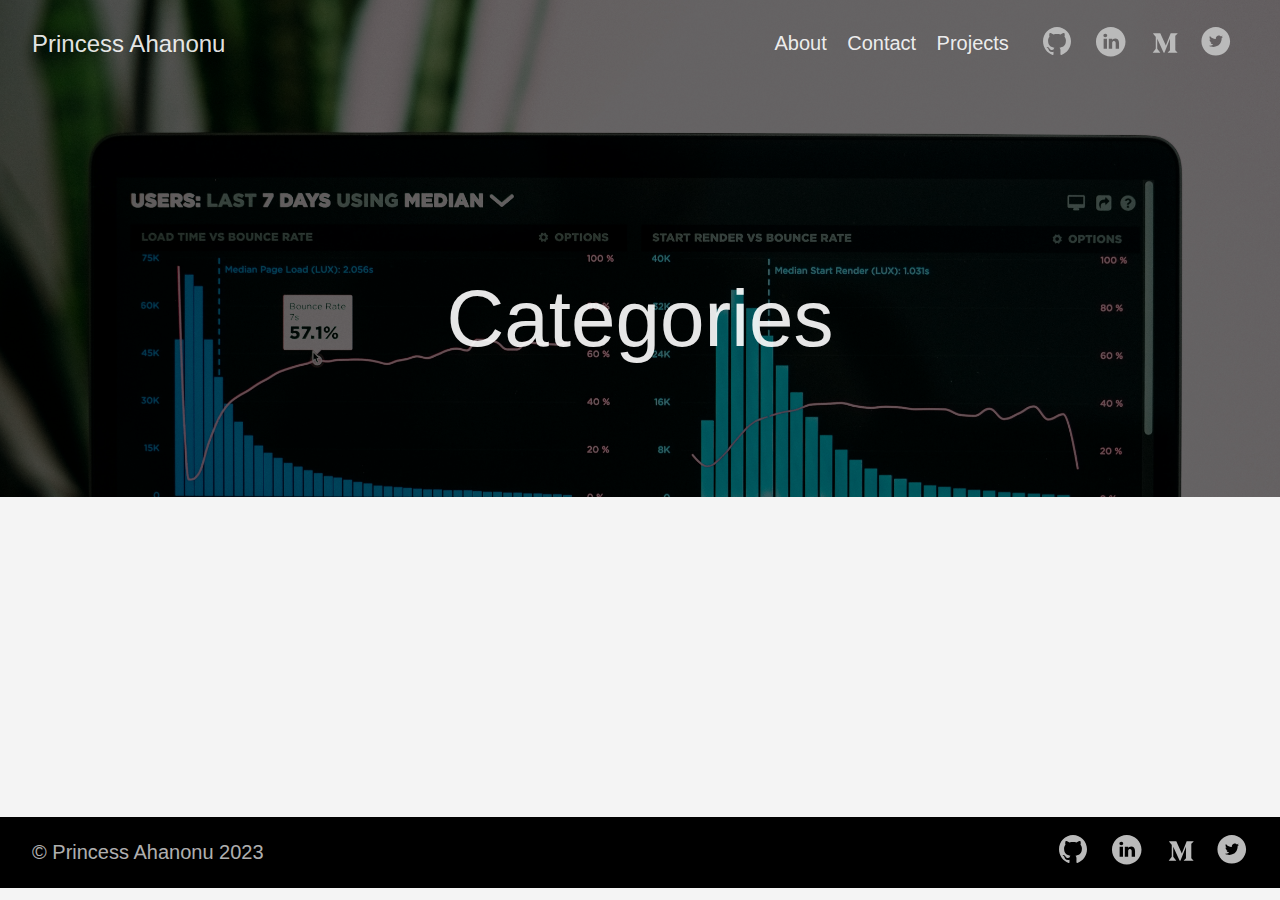
<file: categories/index.html>
<!DOCTYPE html>
<html lang="en-us">
  <head>
    <meta charset="utf-8">
    <meta http-equiv="X-UA-Compatible" content="IE=edge,chrome=1">
    
    <title>Princess Ahanonu</title>
    <meta name="viewport" content="width=device-width,minimum-scale=1">
    <meta name="description" content="The last theme you&#39;ll ever need. Maybe.">
    <meta name="generator" content="Hugo 0.109.0">
    
    
    
    
      <meta name="robots" content="noindex, nofollow">
    

    
<link rel="stylesheet" href="https://rou-va.github.io/Princess_Portfolio/ananke/css/main.min.css" >



    
    
    
      

    

    
    
      <link href="https://rou-va.github.io/Princess_Portfolio/categories/index.xml" rel="alternate" type="application/rss+xml" title="Princess Ahanonu" />
      <link href="https://rou-va.github.io/Princess_Portfolio/categories/index.xml" rel="feed" type="application/rss+xml" title="Princess Ahanonu" />
      
    
    
    <meta property="og:title" content="Categories" />
<meta property="og:description" content="The last theme you&#39;ll ever need. Maybe." />
<meta property="og:type" content="website" />
<meta property="og:url" content="https://rou-va.github.io/Princess_Portfolio/categories/" /><meta property="og:site_name" content="Princess Ahanonu" />
<meta itemprop="name" content="Categories">
<meta itemprop="description" content="The last theme you&#39;ll ever need. Maybe."><meta name="twitter:card" content="summary"/>
<meta name="twitter:title" content="Categories"/>
<meta name="twitter:description" content="The last theme you&#39;ll ever need. Maybe."/>

	
  </head>

  <body class="ma0 avenir bg-near-white">

    

  
  <header class="cover bg-top" style="background-image: url('https://rou-va.github.io/Princess_Portfolio/images/analysis.jpg');">
    <div class="bg-black-60">
      <nav class="pv3 ph3 ph4-ns" role="navigation">
  <div class="flex-l justify-between items-center center">
    <a href="https://rou-va.github.io/Princess_Portfolio/" class="f3 fw2 hover-white no-underline white-90 dib">
      
        Princess Ahanonu
      
    </a>
    <div class="flex-l items-center">
      

      
        <ul class="pl0 mr3">
          
          <li class="list f5 f4-ns fw4 dib pr3">
            <a class="hover-white no-underline white-90" href="https://rou-va.github.io/Princess_Portfolio/about/" title="About page">
              About
            </a>
          </li>
          
          <li class="list f5 f4-ns fw4 dib pr3">
            <a class="hover-white no-underline white-90" href="https://rou-va.github.io/Princess_Portfolio/contact/" title="Contact page">
              Contact
            </a>
          </li>
          
          <li class="list f5 f4-ns fw4 dib pr3">
            <a class="hover-white no-underline white-90" href="https://rou-va.github.io/Princess_Portfolio/post/" title="Projects page">
              Projects
            </a>
          </li>
          
        </ul>
      
      
<div class="ananke-socials">
  
    
    <a href="https://github.com/rou-va" target="_blank" rel="noopener" class="github ananke-social-link link-transition stackoverflow link dib z-999 pt3 pt0-l mr1" title="GitHub link" aria-label="follow on GitHub——Opens in a new window">
      
        <span class="icon"><svg style="enable-background:new 0 0 512 512;" version="1.1" viewBox="0 0 512 512"  xml:space="preserve" xmlns="http://www.w3.org/2000/svg" xmlns:xlink="http://www.w3.org/1999/xlink" >
  <path d="M256,32C132.3,32,32,134.8,32,261.7c0,101.5,64.2,187.5,153.2,217.9c11.2,2.1,15.3-5,15.3-11.1   c0-5.5-0.2-19.9-0.3-39.1c-62.3,13.9-75.5-30.8-75.5-30.8c-10.2-26.5-24.9-33.6-24.9-33.6c-20.3-14.3,1.5-14,1.5-14   c22.5,1.6,34.3,23.7,34.3,23.7c20,35.1,52.4,25,65.2,19.1c2-14.8,7.8-25,14.2-30.7c-49.7-5.8-102-25.5-102-113.5   c0-25.1,8.7-45.6,23-61.6c-2.3-5.8-10-29.2,2.2-60.8c0,0,18.8-6.2,61.6,23.5c17.9-5.1,37-7.6,56.1-7.7c19,0.1,38.2,2.6,56.1,7.7   c42.8-29.7,61.5-23.5,61.5-23.5c12.2,31.6,4.5,55,2.2,60.8c14.3,16.1,23,36.6,23,61.6c0,88.2-52.4,107.6-102.3,113.3   c8,7.1,15.2,21.1,15.2,42.5c0,30.7-0.3,55.5-0.3,63c0,6.1,4,13.3,15.4,11C415.9,449.1,480,363.1,480,261.7   C480,134.8,379.7,32,256,32z"/>
</svg>
</span>
      
<span class="new-window"><svg  height="8px"  style="enable-background:new 0 0 1000 1000;" version="1.1" viewBox="0 0 1000 1000"  xml:space="preserve" xmlns="http://www.w3.org/2000/svg" xmlns:xlink="http://www.w3.org/1999/xlink" >
<path d="M598 128h298v298h-86v-152l-418 418-60-60 418-418h-152v-86zM810 810v-298h86v298c0 46-40 86-86 86h-596c-48 0-86-40-86-86v-596c0-46 38-86 86-86h298v86h-298v596h596z" style="fill-rule:evenodd;clip-rule:evenodd;"/>
</svg>
</span></a>
  
    
    <a href="https://www.linkedin.com/in/princess-ahanonu/" target="_blank" rel="noopener" class="linkedin ananke-social-link link-transition stackoverflow link dib z-999 pt3 pt0-l mr1" title="LinkedIn link" aria-label="follow on LinkedIn——Opens in a new window">
      
        <span class="icon"><svg style="enable-background:new 0 0 65 65;" version="1.1" viewBox="0 0 65 65"  xml:space="preserve" xmlns="http://www.w3.org/2000/svg" xmlns:xlink="http://www.w3.org/1999/xlink">
  <path d="M50.837,48.137V36.425c0-6.275-3.35-9.195-7.816-9.195  c-3.604,0-5.219,1.983-6.119,3.374V27.71h-6.79c0.09,1.917,0,20.427,0,20.427h6.79V36.729c0-0.609,0.044-1.219,0.224-1.655  c0.49-1.22,1.607-2.483,3.482-2.483c2.458,0,3.44,1.873,3.44,4.618v10.929H50.837z M22.959,24.922c2.367,0,3.842-1.57,3.842-3.531  c-0.044-2.003-1.475-3.528-3.797-3.528s-3.841,1.524-3.841,3.528c0,1.961,1.474,3.531,3.753,3.531H22.959z M34,64  C17.432,64,4,50.568,4,34C4,17.431,17.432,4,34,4s30,13.431,30,30C64,50.568,50.568,64,34,64z M26.354,48.137V27.71h-6.789v20.427  H26.354z" style="fill-rule:evenodd;clip-rule:evenodd;"/>
</svg>
</span>
      
<span class="new-window"><svg  height="8px"  style="enable-background:new 0 0 1000 1000;" version="1.1" viewBox="0 0 1000 1000"  xml:space="preserve" xmlns="http://www.w3.org/2000/svg" xmlns:xlink="http://www.w3.org/1999/xlink" >
<path d="M598 128h298v298h-86v-152l-418 418-60-60 418-418h-152v-86zM810 810v-298h86v298c0 46-40 86-86 86h-596c-48 0-86-40-86-86v-596c0-46 38-86 86-86h298v86h-298v596h596z" style="fill-rule:evenodd;clip-rule:evenodd;"/>
</svg>
</span></a>
  
    
    <a href="https://medium.com/@ahanonuprincess1" target="_blank" rel="noopener" class="medium ananke-social-link link-transition stackoverflow link dib z-999 pt3 pt0-l mr1" title="Medium link" aria-label="follow on Medium——Opens in a new window">
      
        <span class="icon"><svg style="enable-background:new 0 0 170 170;" version="1.1" viewBox="0 0 170 170"  xml:space="preserve" xmlns="http://www.w3.org/2000/svg" xmlns:xlink="http://www.w3.org/1999/xlink" >
<path d="M46.5340803,65.2157554 C46.6968378,63.6076572 46.0836,62.018231 44.8828198,60.93592 L32.6512605,46.2010582 L32.6512605,44 L70.6302521,44 L99.9859944,108.380952 L125.794585,44 L162,44 L162,46.2010582 L151.542017,56.2281011 C150.640424,56.9153477 150.193188,58.0448862 150.380019,59.1628454 L150.380019,132.837155 C150.193188,133.955114 150.640424,135.084652 151.542017,135.771899 L161.755369,145.798942 L161.755369,148 L110.38282,148 L110.38282,145.798942 L120.963119,135.527337 C122.002801,134.487948 122.002801,134.182246 122.002801,132.592593 L122.002801,73.0417402 L92.585901,147.755438 L88.6106443,147.755438 L54.3622782,73.0417402 L54.3622782,123.115814 C54.0767278,125.221069 54.7759199,127.3406 56.2581699,128.863022 L70.0186741,145.55438 L70.0186741,147.755438 L31,147.755438 L31,145.55438 L44.7605042,128.863022 C46.2319621,127.338076 46.8903838,125.204485 46.5340803,123.115814 L46.5340803,65.2157554 Z" style="fill-rule:evenodd;clip-rule:evenodd;"/>
</svg>
</span>
      
<span class="new-window"><svg  height="8px"  style="enable-background:new 0 0 1000 1000;" version="1.1" viewBox="0 0 1000 1000"  xml:space="preserve" xmlns="http://www.w3.org/2000/svg" xmlns:xlink="http://www.w3.org/1999/xlink" >
<path d="M598 128h298v298h-86v-152l-418 418-60-60 418-418h-152v-86zM810 810v-298h86v298c0 46-40 86-86 86h-596c-48 0-86-40-86-86v-596c0-46 38-86 86-86h298v86h-298v596h596z" style="fill-rule:evenodd;clip-rule:evenodd;"/>
</svg>
</span></a>
  
    
    <a href="https://twitter.com/princess2476" target="_blank" rel="noopener" class="twitter ananke-social-link link-transition stackoverflow link dib z-999 pt3 pt0-l mr1" title="Twitter link" aria-label="follow on Twitter——Opens in a new window">
      
        <span class="icon"><svg style="enable-background:new 0 0 67 67;" version="1.1" viewBox="0 0 67 67"  xml:space="preserve" xmlns="http://www.w3.org/2000/svg" xmlns:xlink="http://www.w3.org/1999/xlink"><path d="M37.167,22.283c-2.619,0.953-4.274,3.411-4.086,6.101  l0.063,1.038l-1.048-0.127c-3.813-0.487-7.145-2.139-9.974-4.915l-1.383-1.377l-0.356,1.017c-0.754,2.267-0.272,4.661,1.299,6.271  c0.838,0.89,0.649,1.017-0.796,0.487c-0.503-0.169-0.943-0.296-0.985-0.233c-0.146,0.149,0.356,2.076,0.754,2.839  c0.545,1.06,1.655,2.097,2.871,2.712l1.027,0.487l-1.215,0.021c-1.173,0-1.215,0.021-1.089,0.467  c0.419,1.377,2.074,2.839,3.918,3.475l1.299,0.444l-1.131,0.678c-1.676,0.976-3.646,1.526-5.616,1.568  C19.775,43.256,19,43.341,19,43.405c0,0.211,2.557,1.397,4.044,1.864c4.463,1.377,9.765,0.783,13.746-1.568  c2.829-1.673,5.657-5,6.978-8.221c0.713-1.716,1.425-4.851,1.425-6.354c0-0.975,0.063-1.102,1.236-2.267  c0.692-0.678,1.341-1.419,1.467-1.631c0.21-0.403,0.188-0.403-0.88-0.043c-1.781,0.636-2.033,0.551-1.152-0.402  c0.649-0.678,1.425-1.907,1.425-2.267c0-0.063-0.314,0.042-0.671,0.233c-0.377,0.212-1.215,0.53-1.844,0.72l-1.131,0.361l-1.027-0.7  c-0.566-0.381-1.361-0.805-1.781-0.932C39.766,21.902,38.131,21.944,37.167,22.283z M33,64C16.432,64,3,50.569,3,34S16.432,4,33,4  s30,13.431,30,30S49.568,64,33,64z" style="fill-rule:evenodd;clip-rule:evenodd;"/></svg>
</span>
      
<span class="new-window"><svg  height="8px"  style="enable-background:new 0 0 1000 1000;" version="1.1" viewBox="0 0 1000 1000"  xml:space="preserve" xmlns="http://www.w3.org/2000/svg" xmlns:xlink="http://www.w3.org/1999/xlink" >
<path d="M598 128h298v298h-86v-152l-418 418-60-60 418-418h-152v-86zM810 810v-298h86v298c0 46-40 86-86 86h-596c-48 0-86-40-86-86v-596c0-46 38-86 86-86h298v86h-298v596h596z" style="fill-rule:evenodd;clip-rule:evenodd;"/>
</svg>
</span></a>
  
</div>

    </div>
  </div>
</nav>

      <div class="tc-l pv4 pv6-l ph3 ph4-ns">
        <h1 class="f2 f-subheadline-l fw2 white-90 mb0 lh-title">
          Categories
        </h1>
        
      </div>
    </div>
  </header>


    <main class="pb7" role="main">
      
    
  <article class="cf pa3 pa4-m pa4-l">
    <div class="measure-wide-l center f4 lh-copy nested-copy-line-height nested-links mid-gray">
      
    </div>
  </article>
  <div class="mw8 center">
    <section class="ph4">
      
    </section>
  </div>

    </main>
    <footer class="bg-black bottom-0 w-100 pa3" role="contentinfo">
  <div class="flex justify-between">
  <a class="f4 fw4 hover-white no-underline white-70 dn dib-ns pv2 ph3" href="https://rou-va.github.io/Princess_Portfolio/" >
    &copy;  Princess Ahanonu 2023 
  </a>
    <div>
<div class="ananke-socials">
  
    
    <a href="https://github.com/rou-va" target="_blank" rel="noopener" class="github ananke-social-link link-transition stackoverflow link dib z-999 pt3 pt0-l mr1" title="GitHub link" aria-label="follow on GitHub——Opens in a new window">
      
        <span class="icon"><svg style="enable-background:new 0 0 512 512;" version="1.1" viewBox="0 0 512 512"  xml:space="preserve" xmlns="http://www.w3.org/2000/svg" xmlns:xlink="http://www.w3.org/1999/xlink" >
  <path d="M256,32C132.3,32,32,134.8,32,261.7c0,101.5,64.2,187.5,153.2,217.9c11.2,2.1,15.3-5,15.3-11.1   c0-5.5-0.2-19.9-0.3-39.1c-62.3,13.9-75.5-30.8-75.5-30.8c-10.2-26.5-24.9-33.6-24.9-33.6c-20.3-14.3,1.5-14,1.5-14   c22.5,1.6,34.3,23.7,34.3,23.7c20,35.1,52.4,25,65.2,19.1c2-14.8,7.8-25,14.2-30.7c-49.7-5.8-102-25.5-102-113.5   c0-25.1,8.7-45.6,23-61.6c-2.3-5.8-10-29.2,2.2-60.8c0,0,18.8-6.2,61.6,23.5c17.9-5.1,37-7.6,56.1-7.7c19,0.1,38.2,2.6,56.1,7.7   c42.8-29.7,61.5-23.5,61.5-23.5c12.2,31.6,4.5,55,2.2,60.8c14.3,16.1,23,36.6,23,61.6c0,88.2-52.4,107.6-102.3,113.3   c8,7.1,15.2,21.1,15.2,42.5c0,30.7-0.3,55.5-0.3,63c0,6.1,4,13.3,15.4,11C415.9,449.1,480,363.1,480,261.7   C480,134.8,379.7,32,256,32z"/>
</svg>
</span>
      
<span class="new-window"><svg  height="8px"  style="enable-background:new 0 0 1000 1000;" version="1.1" viewBox="0 0 1000 1000"  xml:space="preserve" xmlns="http://www.w3.org/2000/svg" xmlns:xlink="http://www.w3.org/1999/xlink" >
<path d="M598 128h298v298h-86v-152l-418 418-60-60 418-418h-152v-86zM810 810v-298h86v298c0 46-40 86-86 86h-596c-48 0-86-40-86-86v-596c0-46 38-86 86-86h298v86h-298v596h596z" style="fill-rule:evenodd;clip-rule:evenodd;"/>
</svg>
</span></a>
  
    
    <a href="https://www.linkedin.com/in/princess-ahanonu/" target="_blank" rel="noopener" class="linkedin ananke-social-link link-transition stackoverflow link dib z-999 pt3 pt0-l mr1" title="LinkedIn link" aria-label="follow on LinkedIn——Opens in a new window">
      
        <span class="icon"><svg style="enable-background:new 0 0 65 65;" version="1.1" viewBox="0 0 65 65"  xml:space="preserve" xmlns="http://www.w3.org/2000/svg" xmlns:xlink="http://www.w3.org/1999/xlink">
  <path d="M50.837,48.137V36.425c0-6.275-3.35-9.195-7.816-9.195  c-3.604,0-5.219,1.983-6.119,3.374V27.71h-6.79c0.09,1.917,0,20.427,0,20.427h6.79V36.729c0-0.609,0.044-1.219,0.224-1.655  c0.49-1.22,1.607-2.483,3.482-2.483c2.458,0,3.44,1.873,3.44,4.618v10.929H50.837z M22.959,24.922c2.367,0,3.842-1.57,3.842-3.531  c-0.044-2.003-1.475-3.528-3.797-3.528s-3.841,1.524-3.841,3.528c0,1.961,1.474,3.531,3.753,3.531H22.959z M34,64  C17.432,64,4,50.568,4,34C4,17.431,17.432,4,34,4s30,13.431,30,30C64,50.568,50.568,64,34,64z M26.354,48.137V27.71h-6.789v20.427  H26.354z" style="fill-rule:evenodd;clip-rule:evenodd;"/>
</svg>
</span>
      
<span class="new-window"><svg  height="8px"  style="enable-background:new 0 0 1000 1000;" version="1.1" viewBox="0 0 1000 1000"  xml:space="preserve" xmlns="http://www.w3.org/2000/svg" xmlns:xlink="http://www.w3.org/1999/xlink" >
<path d="M598 128h298v298h-86v-152l-418 418-60-60 418-418h-152v-86zM810 810v-298h86v298c0 46-40 86-86 86h-596c-48 0-86-40-86-86v-596c0-46 38-86 86-86h298v86h-298v596h596z" style="fill-rule:evenodd;clip-rule:evenodd;"/>
</svg>
</span></a>
  
    
    <a href="https://medium.com/@ahanonuprincess1" target="_blank" rel="noopener" class="medium ananke-social-link link-transition stackoverflow link dib z-999 pt3 pt0-l mr1" title="Medium link" aria-label="follow on Medium——Opens in a new window">
      
        <span class="icon"><svg style="enable-background:new 0 0 170 170;" version="1.1" viewBox="0 0 170 170"  xml:space="preserve" xmlns="http://www.w3.org/2000/svg" xmlns:xlink="http://www.w3.org/1999/xlink" >
<path d="M46.5340803,65.2157554 C46.6968378,63.6076572 46.0836,62.018231 44.8828198,60.93592 L32.6512605,46.2010582 L32.6512605,44 L70.6302521,44 L99.9859944,108.380952 L125.794585,44 L162,44 L162,46.2010582 L151.542017,56.2281011 C150.640424,56.9153477 150.193188,58.0448862 150.380019,59.1628454 L150.380019,132.837155 C150.193188,133.955114 150.640424,135.084652 151.542017,135.771899 L161.755369,145.798942 L161.755369,148 L110.38282,148 L110.38282,145.798942 L120.963119,135.527337 C122.002801,134.487948 122.002801,134.182246 122.002801,132.592593 L122.002801,73.0417402 L92.585901,147.755438 L88.6106443,147.755438 L54.3622782,73.0417402 L54.3622782,123.115814 C54.0767278,125.221069 54.7759199,127.3406 56.2581699,128.863022 L70.0186741,145.55438 L70.0186741,147.755438 L31,147.755438 L31,145.55438 L44.7605042,128.863022 C46.2319621,127.338076 46.8903838,125.204485 46.5340803,123.115814 L46.5340803,65.2157554 Z" style="fill-rule:evenodd;clip-rule:evenodd;"/>
</svg>
</span>
      
<span class="new-window"><svg  height="8px"  style="enable-background:new 0 0 1000 1000;" version="1.1" viewBox="0 0 1000 1000"  xml:space="preserve" xmlns="http://www.w3.org/2000/svg" xmlns:xlink="http://www.w3.org/1999/xlink" >
<path d="M598 128h298v298h-86v-152l-418 418-60-60 418-418h-152v-86zM810 810v-298h86v298c0 46-40 86-86 86h-596c-48 0-86-40-86-86v-596c0-46 38-86 86-86h298v86h-298v596h596z" style="fill-rule:evenodd;clip-rule:evenodd;"/>
</svg>
</span></a>
  
    
    <a href="https://twitter.com/princess2476" target="_blank" rel="noopener" class="twitter ananke-social-link link-transition stackoverflow link dib z-999 pt3 pt0-l mr1" title="Twitter link" aria-label="follow on Twitter——Opens in a new window">
      
        <span class="icon"><svg style="enable-background:new 0 0 67 67;" version="1.1" viewBox="0 0 67 67"  xml:space="preserve" xmlns="http://www.w3.org/2000/svg" xmlns:xlink="http://www.w3.org/1999/xlink"><path d="M37.167,22.283c-2.619,0.953-4.274,3.411-4.086,6.101  l0.063,1.038l-1.048-0.127c-3.813-0.487-7.145-2.139-9.974-4.915l-1.383-1.377l-0.356,1.017c-0.754,2.267-0.272,4.661,1.299,6.271  c0.838,0.89,0.649,1.017-0.796,0.487c-0.503-0.169-0.943-0.296-0.985-0.233c-0.146,0.149,0.356,2.076,0.754,2.839  c0.545,1.06,1.655,2.097,2.871,2.712l1.027,0.487l-1.215,0.021c-1.173,0-1.215,0.021-1.089,0.467  c0.419,1.377,2.074,2.839,3.918,3.475l1.299,0.444l-1.131,0.678c-1.676,0.976-3.646,1.526-5.616,1.568  C19.775,43.256,19,43.341,19,43.405c0,0.211,2.557,1.397,4.044,1.864c4.463,1.377,9.765,0.783,13.746-1.568  c2.829-1.673,5.657-5,6.978-8.221c0.713-1.716,1.425-4.851,1.425-6.354c0-0.975,0.063-1.102,1.236-2.267  c0.692-0.678,1.341-1.419,1.467-1.631c0.21-0.403,0.188-0.403-0.88-0.043c-1.781,0.636-2.033,0.551-1.152-0.402  c0.649-0.678,1.425-1.907,1.425-2.267c0-0.063-0.314,0.042-0.671,0.233c-0.377,0.212-1.215,0.53-1.844,0.72l-1.131,0.361l-1.027-0.7  c-0.566-0.381-1.361-0.805-1.781-0.932C39.766,21.902,38.131,21.944,37.167,22.283z M33,64C16.432,64,3,50.569,3,34S16.432,4,33,4  s30,13.431,30,30S49.568,64,33,64z" style="fill-rule:evenodd;clip-rule:evenodd;"/></svg>
</span>
      
<span class="new-window"><svg  height="8px"  style="enable-background:new 0 0 1000 1000;" version="1.1" viewBox="0 0 1000 1000"  xml:space="preserve" xmlns="http://www.w3.org/2000/svg" xmlns:xlink="http://www.w3.org/1999/xlink" >
<path d="M598 128h298v298h-86v-152l-418 418-60-60 418-418h-152v-86zM810 810v-298h86v298c0 46-40 86-86 86h-596c-48 0-86-40-86-86v-596c0-46 38-86 86-86h298v86h-298v596h596z" style="fill-rule:evenodd;clip-rule:evenodd;"/>
</svg>
</span></a>
  
</div>
</div>
  </div>
</footer>

  </body>
</html>
</file>
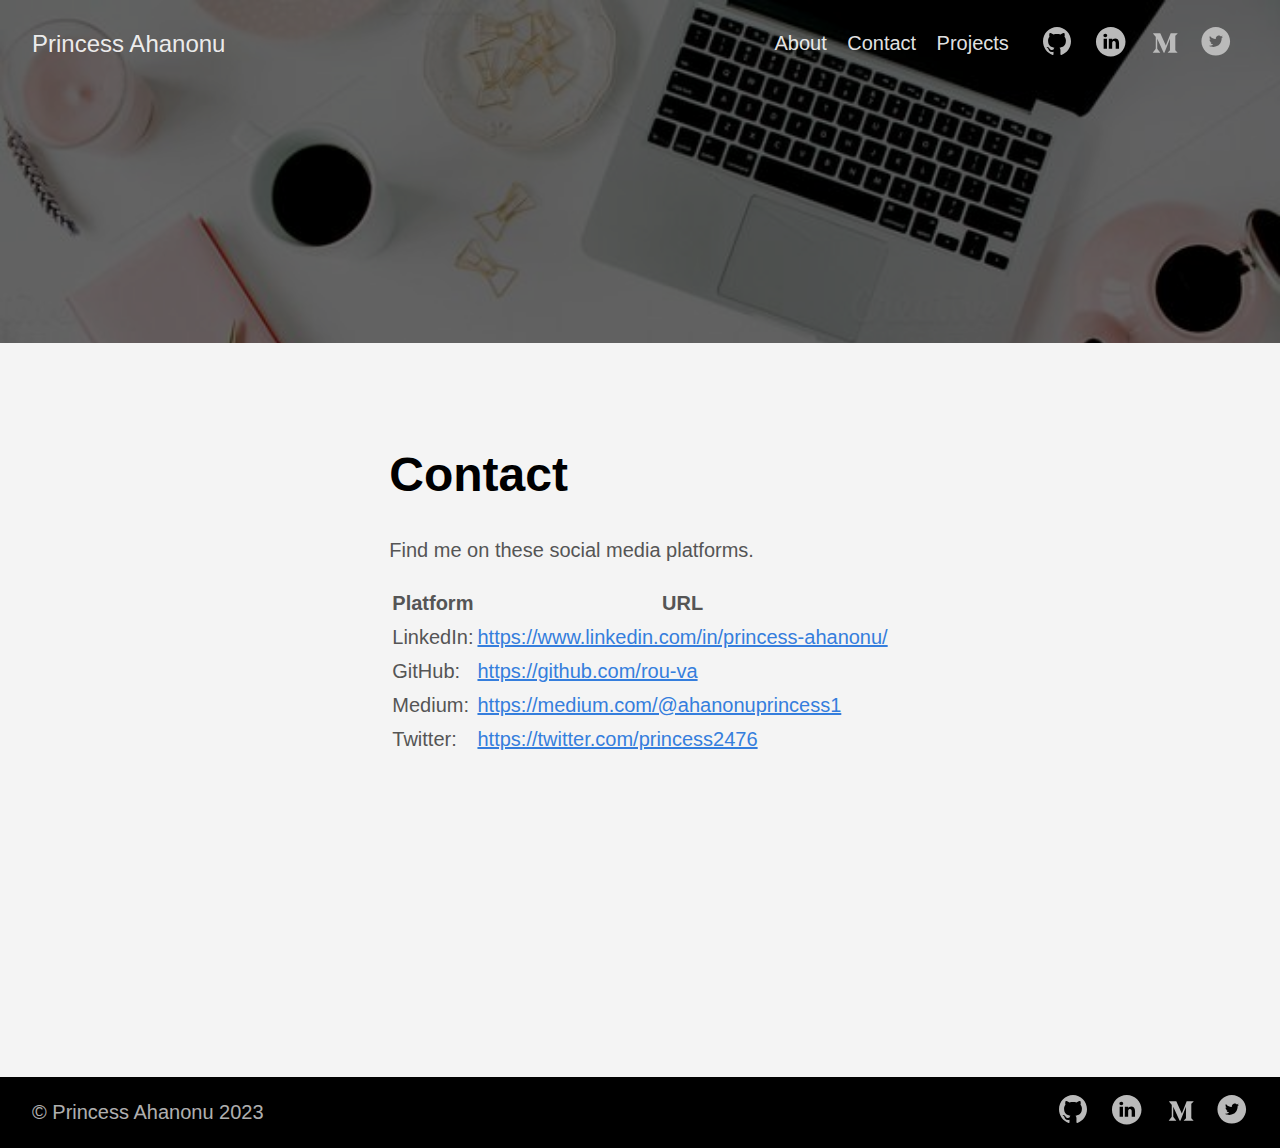
<file: contact/index.html>
<!DOCTYPE html>
<html lang="en-us">
  <head>
    <meta charset="utf-8">
    <meta http-equiv="X-UA-Compatible" content="IE=edge,chrome=1">
    
    <title>Contact | Princess Ahanonu</title>
    <meta name="viewport" content="width=device-width,minimum-scale=1">
    <meta name="description" content="I&#39;d love to hear from you">
    <meta name="generator" content="Hugo 0.109.0">
    
    
    
    
      <meta name="robots" content="noindex, nofollow">
    

    
<link rel="stylesheet" href="https://rou-va.github.io/Princess_Portfolio/ananke/css/main.min.css" >



    
    
    
      

    

    
    
    <meta property="og:title" content="Contact" />
<meta property="og:description" content="I&#39;d love to hear from you" />
<meta property="og:type" content="article" />
<meta property="og:url" content="https://rou-va.github.io/Princess_Portfolio/contact/" /><meta property="article:section" content="" />

<meta property="og:site_name" content="Princess Ahanonu" />
<meta itemprop="name" content="Contact">
<meta itemprop="description" content="I&#39;d love to hear from you">

<meta itemprop="wordCount" content="17">
<meta itemprop="keywords" content="" /><meta name="twitter:card" content="summary"/>
<meta name="twitter:title" content="Contact"/>
<meta name="twitter:description" content="I&#39;d love to hear from you"/>

	
  </head>

  <body class="ma0 avenir bg-near-white">

    

  
  <header class="cover bg-top" style="background-image: url('https://rou-va.github.io/Princess_Portfolio/images/Pink.jpg');">
    <div class="bg-black-60">
      <nav class="pv3 ph3 ph4-ns" role="navigation">
  <div class="flex-l justify-between items-center center">
    <a href="https://rou-va.github.io/Princess_Portfolio/" class="f3 fw2 hover-white no-underline white-90 dib">
      
        Princess Ahanonu
      
    </a>
    <div class="flex-l items-center">
      

      
        <ul class="pl0 mr3">
          
          <li class="list f5 f4-ns fw4 dib pr3">
            <a class="hover-white no-underline white-90" href="https://rou-va.github.io/Princess_Portfolio/about/" title="About page">
              About
            </a>
          </li>
          
          <li class="list f5 f4-ns fw4 dib pr3">
            <a class="hover-white no-underline white-90" href="https://rou-va.github.io/Princess_Portfolio/contact/" title="Contact page">
              Contact
            </a>
          </li>
          
          <li class="list f5 f4-ns fw4 dib pr3">
            <a class="hover-white no-underline white-90" href="https://rou-va.github.io/Princess_Portfolio/post/" title="Projects page">
              Projects
            </a>
          </li>
          
        </ul>
      
      
<div class="ananke-socials">
  
    
    <a href="https://github.com/rou-va" target="_blank" rel="noopener" class="github ananke-social-link link-transition stackoverflow link dib z-999 pt3 pt0-l mr1" title="GitHub link" aria-label="follow on GitHub——Opens in a new window">
      
        <span class="icon"><svg style="enable-background:new 0 0 512 512;" version="1.1" viewBox="0 0 512 512"  xml:space="preserve" xmlns="http://www.w3.org/2000/svg" xmlns:xlink="http://www.w3.org/1999/xlink" >
  <path d="M256,32C132.3,32,32,134.8,32,261.7c0,101.5,64.2,187.5,153.2,217.9c11.2,2.1,15.3-5,15.3-11.1   c0-5.5-0.2-19.9-0.3-39.1c-62.3,13.9-75.5-30.8-75.5-30.8c-10.2-26.5-24.9-33.6-24.9-33.6c-20.3-14.3,1.5-14,1.5-14   c22.5,1.6,34.3,23.7,34.3,23.7c20,35.1,52.4,25,65.2,19.1c2-14.8,7.8-25,14.2-30.7c-49.7-5.8-102-25.5-102-113.5   c0-25.1,8.7-45.6,23-61.6c-2.3-5.8-10-29.2,2.2-60.8c0,0,18.8-6.2,61.6,23.5c17.9-5.1,37-7.6,56.1-7.7c19,0.1,38.2,2.6,56.1,7.7   c42.8-29.7,61.5-23.5,61.5-23.5c12.2,31.6,4.5,55,2.2,60.8c14.3,16.1,23,36.6,23,61.6c0,88.2-52.4,107.6-102.3,113.3   c8,7.1,15.2,21.1,15.2,42.5c0,30.7-0.3,55.5-0.3,63c0,6.1,4,13.3,15.4,11C415.9,449.1,480,363.1,480,261.7   C480,134.8,379.7,32,256,32z"/>
</svg>
</span>
      
<span class="new-window"><svg  height="8px"  style="enable-background:new 0 0 1000 1000;" version="1.1" viewBox="0 0 1000 1000"  xml:space="preserve" xmlns="http://www.w3.org/2000/svg" xmlns:xlink="http://www.w3.org/1999/xlink" >
<path d="M598 128h298v298h-86v-152l-418 418-60-60 418-418h-152v-86zM810 810v-298h86v298c0 46-40 86-86 86h-596c-48 0-86-40-86-86v-596c0-46 38-86 86-86h298v86h-298v596h596z" style="fill-rule:evenodd;clip-rule:evenodd;"/>
</svg>
</span></a>
  
    
    <a href="https://www.linkedin.com/in/princess-ahanonu/" target="_blank" rel="noopener" class="linkedin ananke-social-link link-transition stackoverflow link dib z-999 pt3 pt0-l mr1" title="LinkedIn link" aria-label="follow on LinkedIn——Opens in a new window">
      
        <span class="icon"><svg style="enable-background:new 0 0 65 65;" version="1.1" viewBox="0 0 65 65"  xml:space="preserve" xmlns="http://www.w3.org/2000/svg" xmlns:xlink="http://www.w3.org/1999/xlink">
  <path d="M50.837,48.137V36.425c0-6.275-3.35-9.195-7.816-9.195  c-3.604,0-5.219,1.983-6.119,3.374V27.71h-6.79c0.09,1.917,0,20.427,0,20.427h6.79V36.729c0-0.609,0.044-1.219,0.224-1.655  c0.49-1.22,1.607-2.483,3.482-2.483c2.458,0,3.44,1.873,3.44,4.618v10.929H50.837z M22.959,24.922c2.367,0,3.842-1.57,3.842-3.531  c-0.044-2.003-1.475-3.528-3.797-3.528s-3.841,1.524-3.841,3.528c0,1.961,1.474,3.531,3.753,3.531H22.959z M34,64  C17.432,64,4,50.568,4,34C4,17.431,17.432,4,34,4s30,13.431,30,30C64,50.568,50.568,64,34,64z M26.354,48.137V27.71h-6.789v20.427  H26.354z" style="fill-rule:evenodd;clip-rule:evenodd;"/>
</svg>
</span>
      
<span class="new-window"><svg  height="8px"  style="enable-background:new 0 0 1000 1000;" version="1.1" viewBox="0 0 1000 1000"  xml:space="preserve" xmlns="http://www.w3.org/2000/svg" xmlns:xlink="http://www.w3.org/1999/xlink" >
<path d="M598 128h298v298h-86v-152l-418 418-60-60 418-418h-152v-86zM810 810v-298h86v298c0 46-40 86-86 86h-596c-48 0-86-40-86-86v-596c0-46 38-86 86-86h298v86h-298v596h596z" style="fill-rule:evenodd;clip-rule:evenodd;"/>
</svg>
</span></a>
  
    
    <a href="https://medium.com/@ahanonuprincess1" target="_blank" rel="noopener" class="medium ananke-social-link link-transition stackoverflow link dib z-999 pt3 pt0-l mr1" title="Medium link" aria-label="follow on Medium——Opens in a new window">
      
        <span class="icon"><svg style="enable-background:new 0 0 170 170;" version="1.1" viewBox="0 0 170 170"  xml:space="preserve" xmlns="http://www.w3.org/2000/svg" xmlns:xlink="http://www.w3.org/1999/xlink" >
<path d="M46.5340803,65.2157554 C46.6968378,63.6076572 46.0836,62.018231 44.8828198,60.93592 L32.6512605,46.2010582 L32.6512605,44 L70.6302521,44 L99.9859944,108.380952 L125.794585,44 L162,44 L162,46.2010582 L151.542017,56.2281011 C150.640424,56.9153477 150.193188,58.0448862 150.380019,59.1628454 L150.380019,132.837155 C150.193188,133.955114 150.640424,135.084652 151.542017,135.771899 L161.755369,145.798942 L161.755369,148 L110.38282,148 L110.38282,145.798942 L120.963119,135.527337 C122.002801,134.487948 122.002801,134.182246 122.002801,132.592593 L122.002801,73.0417402 L92.585901,147.755438 L88.6106443,147.755438 L54.3622782,73.0417402 L54.3622782,123.115814 C54.0767278,125.221069 54.7759199,127.3406 56.2581699,128.863022 L70.0186741,145.55438 L70.0186741,147.755438 L31,147.755438 L31,145.55438 L44.7605042,128.863022 C46.2319621,127.338076 46.8903838,125.204485 46.5340803,123.115814 L46.5340803,65.2157554 Z" style="fill-rule:evenodd;clip-rule:evenodd;"/>
</svg>
</span>
      
<span class="new-window"><svg  height="8px"  style="enable-background:new 0 0 1000 1000;" version="1.1" viewBox="0 0 1000 1000"  xml:space="preserve" xmlns="http://www.w3.org/2000/svg" xmlns:xlink="http://www.w3.org/1999/xlink" >
<path d="M598 128h298v298h-86v-152l-418 418-60-60 418-418h-152v-86zM810 810v-298h86v298c0 46-40 86-86 86h-596c-48 0-86-40-86-86v-596c0-46 38-86 86-86h298v86h-298v596h596z" style="fill-rule:evenodd;clip-rule:evenodd;"/>
</svg>
</span></a>
  
    
    <a href="https://twitter.com/princess2476" target="_blank" rel="noopener" class="twitter ananke-social-link link-transition stackoverflow link dib z-999 pt3 pt0-l mr1" title="Twitter link" aria-label="follow on Twitter——Opens in a new window">
      
        <span class="icon"><svg style="enable-background:new 0 0 67 67;" version="1.1" viewBox="0 0 67 67"  xml:space="preserve" xmlns="http://www.w3.org/2000/svg" xmlns:xlink="http://www.w3.org/1999/xlink"><path d="M37.167,22.283c-2.619,0.953-4.274,3.411-4.086,6.101  l0.063,1.038l-1.048-0.127c-3.813-0.487-7.145-2.139-9.974-4.915l-1.383-1.377l-0.356,1.017c-0.754,2.267-0.272,4.661,1.299,6.271  c0.838,0.89,0.649,1.017-0.796,0.487c-0.503-0.169-0.943-0.296-0.985-0.233c-0.146,0.149,0.356,2.076,0.754,2.839  c0.545,1.06,1.655,2.097,2.871,2.712l1.027,0.487l-1.215,0.021c-1.173,0-1.215,0.021-1.089,0.467  c0.419,1.377,2.074,2.839,3.918,3.475l1.299,0.444l-1.131,0.678c-1.676,0.976-3.646,1.526-5.616,1.568  C19.775,43.256,19,43.341,19,43.405c0,0.211,2.557,1.397,4.044,1.864c4.463,1.377,9.765,0.783,13.746-1.568  c2.829-1.673,5.657-5,6.978-8.221c0.713-1.716,1.425-4.851,1.425-6.354c0-0.975,0.063-1.102,1.236-2.267  c0.692-0.678,1.341-1.419,1.467-1.631c0.21-0.403,0.188-0.403-0.88-0.043c-1.781,0.636-2.033,0.551-1.152-0.402  c0.649-0.678,1.425-1.907,1.425-2.267c0-0.063-0.314,0.042-0.671,0.233c-0.377,0.212-1.215,0.53-1.844,0.72l-1.131,0.361l-1.027-0.7  c-0.566-0.381-1.361-0.805-1.781-0.932C39.766,21.902,38.131,21.944,37.167,22.283z M33,64C16.432,64,3,50.569,3,34S16.432,4,33,4  s30,13.431,30,30S49.568,64,33,64z" style="fill-rule:evenodd;clip-rule:evenodd;"/></svg>
</span>
      
<span class="new-window"><svg  height="8px"  style="enable-background:new 0 0 1000 1000;" version="1.1" viewBox="0 0 1000 1000"  xml:space="preserve" xmlns="http://www.w3.org/2000/svg" xmlns:xlink="http://www.w3.org/1999/xlink" >
<path d="M598 128h298v298h-86v-152l-418 418-60-60 418-418h-152v-86zM810 810v-298h86v298c0 46-40 86-86 86h-596c-48 0-86-40-86-86v-596c0-46 38-86 86-86h298v86h-298v596h596z" style="fill-rule:evenodd;clip-rule:evenodd;"/>
</svg>
</span></a>
  
</div>

    </div>
  </div>
</nav>

      <div class="tc-l pv6 ph3 ph4-ns">
        
      </div>
    </div>
  </header>


    <main class="pb7" role="main">
      
  <div class="flex-l mt2 mw8 center">
    <article class="center cf pv5 ph3 ph4-ns mw7">
      <header>
        <h1 class="f1">
          Contact
        </h1>
      </header>
      <div class="nested-copy-line-height lh-copy f4 nested-links mid-gray">
        <p>Find me on these social media platforms.</p>
<table>
<thead>
<tr>
<th>Platform</th>
<th>URL</th>
</tr>
</thead>
<tbody>
<tr>
<td>LinkedIn:</td>
<td><a href="https://www.linkedin.com/in/princess-ahanonu/">https://www.linkedin.com/in/princess-ahanonu/</a></td>
</tr>
<tr>
<td>GitHub:</td>
<td><a href="https://github.com/rou-va">https://github.com/rou-va</a></td>
</tr>
<tr>
<td>Medium:</td>
<td><a href="https://medium.com/@ahanonuprincess1">https://medium.com/@ahanonuprincess1</a></td>
</tr>
<tr>
<td>Twitter:</td>
<td><a href="https://twitter.com/princess2476">https://twitter.com/princess2476</a></td>
</tr>
</tbody>
</table>
<!-- raw HTML omitted -->

      </div>
    </article>
  </div>

    </main>
    <footer class="bg-black bottom-0 w-100 pa3" role="contentinfo">
  <div class="flex justify-between">
  <a class="f4 fw4 hover-white no-underline white-70 dn dib-ns pv2 ph3" href="https://rou-va.github.io/Princess_Portfolio/" >
    &copy;  Princess Ahanonu 2023 
  </a>
    <div>
<div class="ananke-socials">
  
    
    <a href="https://github.com/rou-va" target="_blank" rel="noopener" class="github ananke-social-link link-transition stackoverflow link dib z-999 pt3 pt0-l mr1" title="GitHub link" aria-label="follow on GitHub——Opens in a new window">
      
        <span class="icon"><svg style="enable-background:new 0 0 512 512;" version="1.1" viewBox="0 0 512 512"  xml:space="preserve" xmlns="http://www.w3.org/2000/svg" xmlns:xlink="http://www.w3.org/1999/xlink" >
  <path d="M256,32C132.3,32,32,134.8,32,261.7c0,101.5,64.2,187.5,153.2,217.9c11.2,2.1,15.3-5,15.3-11.1   c0-5.5-0.2-19.9-0.3-39.1c-62.3,13.9-75.5-30.8-75.5-30.8c-10.2-26.5-24.9-33.6-24.9-33.6c-20.3-14.3,1.5-14,1.5-14   c22.5,1.6,34.3,23.7,34.3,23.7c20,35.1,52.4,25,65.2,19.1c2-14.8,7.8-25,14.2-30.7c-49.7-5.8-102-25.5-102-113.5   c0-25.1,8.7-45.6,23-61.6c-2.3-5.8-10-29.2,2.2-60.8c0,0,18.8-6.2,61.6,23.5c17.9-5.1,37-7.6,56.1-7.7c19,0.1,38.2,2.6,56.1,7.7   c42.8-29.7,61.5-23.5,61.5-23.5c12.2,31.6,4.5,55,2.2,60.8c14.3,16.1,23,36.6,23,61.6c0,88.2-52.4,107.6-102.3,113.3   c8,7.1,15.2,21.1,15.2,42.5c0,30.7-0.3,55.5-0.3,63c0,6.1,4,13.3,15.4,11C415.9,449.1,480,363.1,480,261.7   C480,134.8,379.7,32,256,32z"/>
</svg>
</span>
      
<span class="new-window"><svg  height="8px"  style="enable-background:new 0 0 1000 1000;" version="1.1" viewBox="0 0 1000 1000"  xml:space="preserve" xmlns="http://www.w3.org/2000/svg" xmlns:xlink="http://www.w3.org/1999/xlink" >
<path d="M598 128h298v298h-86v-152l-418 418-60-60 418-418h-152v-86zM810 810v-298h86v298c0 46-40 86-86 86h-596c-48 0-86-40-86-86v-596c0-46 38-86 86-86h298v86h-298v596h596z" style="fill-rule:evenodd;clip-rule:evenodd;"/>
</svg>
</span></a>
  
    
    <a href="https://www.linkedin.com/in/princess-ahanonu/" target="_blank" rel="noopener" class="linkedin ananke-social-link link-transition stackoverflow link dib z-999 pt3 pt0-l mr1" title="LinkedIn link" aria-label="follow on LinkedIn——Opens in a new window">
      
        <span class="icon"><svg style="enable-background:new 0 0 65 65;" version="1.1" viewBox="0 0 65 65"  xml:space="preserve" xmlns="http://www.w3.org/2000/svg" xmlns:xlink="http://www.w3.org/1999/xlink">
  <path d="M50.837,48.137V36.425c0-6.275-3.35-9.195-7.816-9.195  c-3.604,0-5.219,1.983-6.119,3.374V27.71h-6.79c0.09,1.917,0,20.427,0,20.427h6.79V36.729c0-0.609,0.044-1.219,0.224-1.655  c0.49-1.22,1.607-2.483,3.482-2.483c2.458,0,3.44,1.873,3.44,4.618v10.929H50.837z M22.959,24.922c2.367,0,3.842-1.57,3.842-3.531  c-0.044-2.003-1.475-3.528-3.797-3.528s-3.841,1.524-3.841,3.528c0,1.961,1.474,3.531,3.753,3.531H22.959z M34,64  C17.432,64,4,50.568,4,34C4,17.431,17.432,4,34,4s30,13.431,30,30C64,50.568,50.568,64,34,64z M26.354,48.137V27.71h-6.789v20.427  H26.354z" style="fill-rule:evenodd;clip-rule:evenodd;"/>
</svg>
</span>
      
<span class="new-window"><svg  height="8px"  style="enable-background:new 0 0 1000 1000;" version="1.1" viewBox="0 0 1000 1000"  xml:space="preserve" xmlns="http://www.w3.org/2000/svg" xmlns:xlink="http://www.w3.org/1999/xlink" >
<path d="M598 128h298v298h-86v-152l-418 418-60-60 418-418h-152v-86zM810 810v-298h86v298c0 46-40 86-86 86h-596c-48 0-86-40-86-86v-596c0-46 38-86 86-86h298v86h-298v596h596z" style="fill-rule:evenodd;clip-rule:evenodd;"/>
</svg>
</span></a>
  
    
    <a href="https://medium.com/@ahanonuprincess1" target="_blank" rel="noopener" class="medium ananke-social-link link-transition stackoverflow link dib z-999 pt3 pt0-l mr1" title="Medium link" aria-label="follow on Medium——Opens in a new window">
      
        <span class="icon"><svg style="enable-background:new 0 0 170 170;" version="1.1" viewBox="0 0 170 170"  xml:space="preserve" xmlns="http://www.w3.org/2000/svg" xmlns:xlink="http://www.w3.org/1999/xlink" >
<path d="M46.5340803,65.2157554 C46.6968378,63.6076572 46.0836,62.018231 44.8828198,60.93592 L32.6512605,46.2010582 L32.6512605,44 L70.6302521,44 L99.9859944,108.380952 L125.794585,44 L162,44 L162,46.2010582 L151.542017,56.2281011 C150.640424,56.9153477 150.193188,58.0448862 150.380019,59.1628454 L150.380019,132.837155 C150.193188,133.955114 150.640424,135.084652 151.542017,135.771899 L161.755369,145.798942 L161.755369,148 L110.38282,148 L110.38282,145.798942 L120.963119,135.527337 C122.002801,134.487948 122.002801,134.182246 122.002801,132.592593 L122.002801,73.0417402 L92.585901,147.755438 L88.6106443,147.755438 L54.3622782,73.0417402 L54.3622782,123.115814 C54.0767278,125.221069 54.7759199,127.3406 56.2581699,128.863022 L70.0186741,145.55438 L70.0186741,147.755438 L31,147.755438 L31,145.55438 L44.7605042,128.863022 C46.2319621,127.338076 46.8903838,125.204485 46.5340803,123.115814 L46.5340803,65.2157554 Z" style="fill-rule:evenodd;clip-rule:evenodd;"/>
</svg>
</span>
      
<span class="new-window"><svg  height="8px"  style="enable-background:new 0 0 1000 1000;" version="1.1" viewBox="0 0 1000 1000"  xml:space="preserve" xmlns="http://www.w3.org/2000/svg" xmlns:xlink="http://www.w3.org/1999/xlink" >
<path d="M598 128h298v298h-86v-152l-418 418-60-60 418-418h-152v-86zM810 810v-298h86v298c0 46-40 86-86 86h-596c-48 0-86-40-86-86v-596c0-46 38-86 86-86h298v86h-298v596h596z" style="fill-rule:evenodd;clip-rule:evenodd;"/>
</svg>
</span></a>
  
    
    <a href="https://twitter.com/princess2476" target="_blank" rel="noopener" class="twitter ananke-social-link link-transition stackoverflow link dib z-999 pt3 pt0-l mr1" title="Twitter link" aria-label="follow on Twitter——Opens in a new window">
      
        <span class="icon"><svg style="enable-background:new 0 0 67 67;" version="1.1" viewBox="0 0 67 67"  xml:space="preserve" xmlns="http://www.w3.org/2000/svg" xmlns:xlink="http://www.w3.org/1999/xlink"><path d="M37.167,22.283c-2.619,0.953-4.274,3.411-4.086,6.101  l0.063,1.038l-1.048-0.127c-3.813-0.487-7.145-2.139-9.974-4.915l-1.383-1.377l-0.356,1.017c-0.754,2.267-0.272,4.661,1.299,6.271  c0.838,0.89,0.649,1.017-0.796,0.487c-0.503-0.169-0.943-0.296-0.985-0.233c-0.146,0.149,0.356,2.076,0.754,2.839  c0.545,1.06,1.655,2.097,2.871,2.712l1.027,0.487l-1.215,0.021c-1.173,0-1.215,0.021-1.089,0.467  c0.419,1.377,2.074,2.839,3.918,3.475l1.299,0.444l-1.131,0.678c-1.676,0.976-3.646,1.526-5.616,1.568  C19.775,43.256,19,43.341,19,43.405c0,0.211,2.557,1.397,4.044,1.864c4.463,1.377,9.765,0.783,13.746-1.568  c2.829-1.673,5.657-5,6.978-8.221c0.713-1.716,1.425-4.851,1.425-6.354c0-0.975,0.063-1.102,1.236-2.267  c0.692-0.678,1.341-1.419,1.467-1.631c0.21-0.403,0.188-0.403-0.88-0.043c-1.781,0.636-2.033,0.551-1.152-0.402  c0.649-0.678,1.425-1.907,1.425-2.267c0-0.063-0.314,0.042-0.671,0.233c-0.377,0.212-1.215,0.53-1.844,0.72l-1.131,0.361l-1.027-0.7  c-0.566-0.381-1.361-0.805-1.781-0.932C39.766,21.902,38.131,21.944,37.167,22.283z M33,64C16.432,64,3,50.569,3,34S16.432,4,33,4  s30,13.431,30,30S49.568,64,33,64z" style="fill-rule:evenodd;clip-rule:evenodd;"/></svg>
</span>
      
<span class="new-window"><svg  height="8px"  style="enable-background:new 0 0 1000 1000;" version="1.1" viewBox="0 0 1000 1000"  xml:space="preserve" xmlns="http://www.w3.org/2000/svg" xmlns:xlink="http://www.w3.org/1999/xlink" >
<path d="M598 128h298v298h-86v-152l-418 418-60-60 418-418h-152v-86zM810 810v-298h86v298c0 46-40 86-86 86h-596c-48 0-86-40-86-86v-596c0-46 38-86 86-86h298v86h-298v596h596z" style="fill-rule:evenodd;clip-rule:evenodd;"/>
</svg>
</span></a>
  
</div>
</div>
  </div>
</footer>

  </body>
</html>
</file>
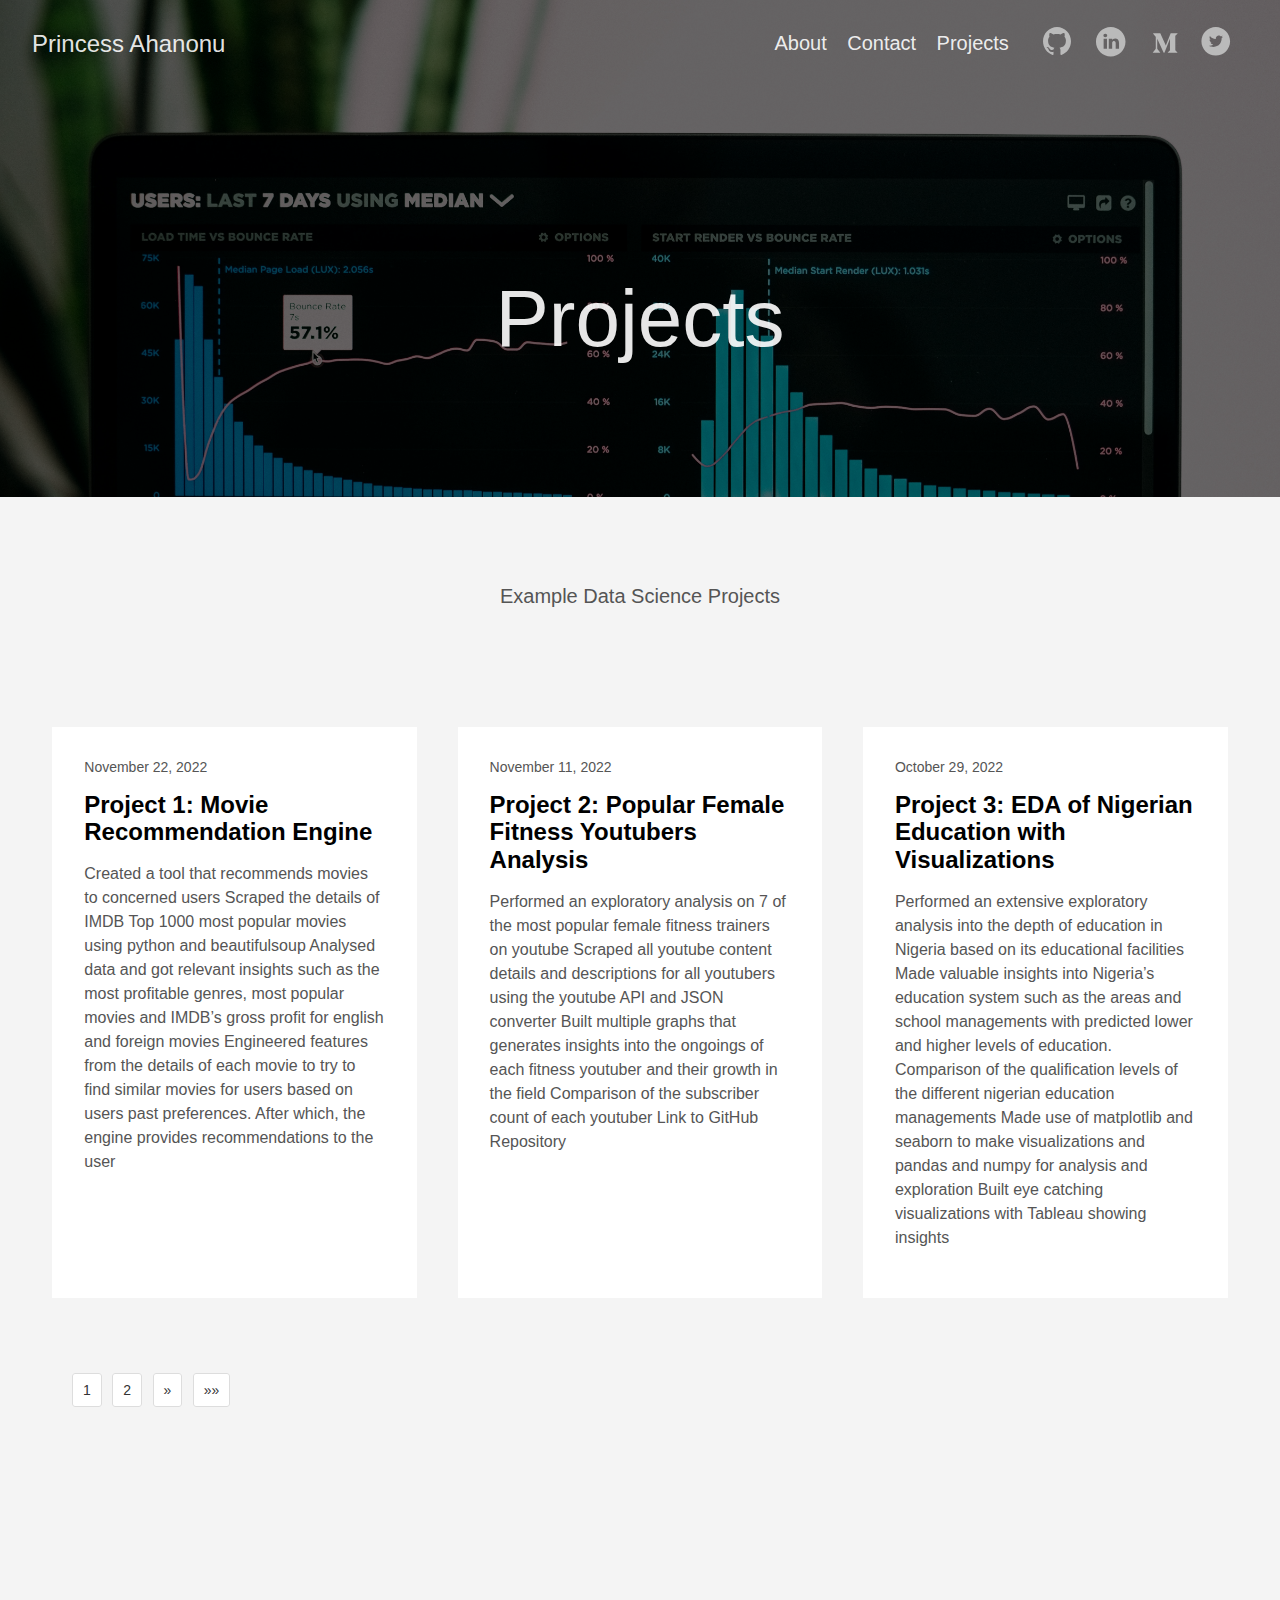
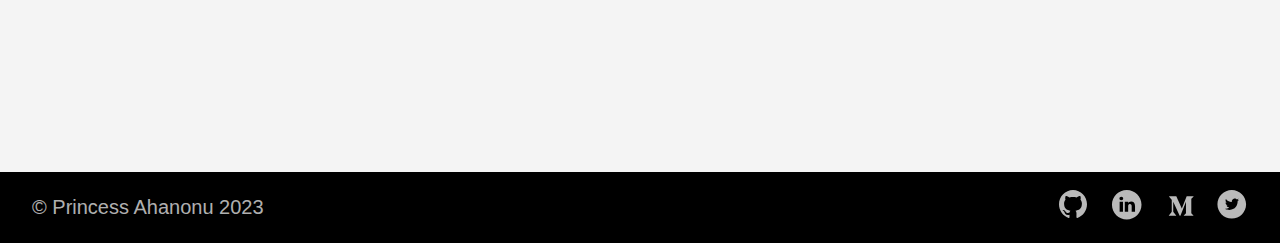
<file: post/index.html>
<!DOCTYPE html>
<html lang="en-us">
  <head>
    <meta charset="utf-8">
    <meta http-equiv="X-UA-Compatible" content="IE=edge,chrome=1">
    
    <title>Projects | Princess Ahanonu</title>
    <meta name="viewport" content="width=device-width,minimum-scale=1">
    <meta name="description" content="The last theme you&#39;ll ever need. Maybe.">
    <meta name="generator" content="Hugo 0.109.0">
    
    
    
    
      <meta name="robots" content="noindex, nofollow">
    

    
<link rel="stylesheet" href="https://rou-va.github.io/Princess_Portfolio/ananke/css/main.min.css" >



    
    
    
      

    

    
    
      <link href="https://rou-va.github.io/Princess_Portfolio/post/index.xml" rel="alternate" type="application/rss+xml" title="Princess Ahanonu" />
      <link href="https://rou-va.github.io/Princess_Portfolio/post/index.xml" rel="feed" type="application/rss+xml" title="Princess Ahanonu" />
      
    
    
    <meta property="og:title" content="Projects" />
<meta property="og:description" content="The last theme you&#39;ll ever need. Maybe." />
<meta property="og:type" content="website" />
<meta property="og:url" content="https://rou-va.github.io/Princess_Portfolio/post/" /><meta property="og:site_name" content="Princess Ahanonu" />
<meta itemprop="name" content="Projects">
<meta itemprop="description" content="The last theme you&#39;ll ever need. Maybe."><meta name="twitter:card" content="summary"/>
<meta name="twitter:title" content="Projects"/>
<meta name="twitter:description" content="The last theme you&#39;ll ever need. Maybe."/>

	
  </head>

  <body class="ma0 avenir bg-near-white">

    

  
  <header class="cover bg-top" style="background-image: url('https://rou-va.github.io/Princess_Portfolio/images/analysis.jpg');">
    <div class="bg-black-60">
      <nav class="pv3 ph3 ph4-ns" role="navigation">
  <div class="flex-l justify-between items-center center">
    <a href="https://rou-va.github.io/Princess_Portfolio/" class="f3 fw2 hover-white no-underline white-90 dib">
      
        Princess Ahanonu
      
    </a>
    <div class="flex-l items-center">
      

      
        <ul class="pl0 mr3">
          
          <li class="list f5 f4-ns fw4 dib pr3">
            <a class="hover-white no-underline white-90" href="https://rou-va.github.io/Princess_Portfolio/about/" title="About page">
              About
            </a>
          </li>
          
          <li class="list f5 f4-ns fw4 dib pr3">
            <a class="hover-white no-underline white-90" href="https://rou-va.github.io/Princess_Portfolio/contact/" title="Contact page">
              Contact
            </a>
          </li>
          
          <li class="list f5 f4-ns fw4 dib pr3">
            <a class="hover-white no-underline white-90" href="https://rou-va.github.io/Princess_Portfolio/post/" title="Projects page">
              Projects
            </a>
          </li>
          
        </ul>
      
      
<div class="ananke-socials">
  
    
    <a href="https://github.com/rou-va" target="_blank" rel="noopener" class="github ananke-social-link link-transition stackoverflow link dib z-999 pt3 pt0-l mr1" title="GitHub link" aria-label="follow on GitHub——Opens in a new window">
      
        <span class="icon"><svg style="enable-background:new 0 0 512 512;" version="1.1" viewBox="0 0 512 512"  xml:space="preserve" xmlns="http://www.w3.org/2000/svg" xmlns:xlink="http://www.w3.org/1999/xlink" >
  <path d="M256,32C132.3,32,32,134.8,32,261.7c0,101.5,64.2,187.5,153.2,217.9c11.2,2.1,15.3-5,15.3-11.1   c0-5.5-0.2-19.9-0.3-39.1c-62.3,13.9-75.5-30.8-75.5-30.8c-10.2-26.5-24.9-33.6-24.9-33.6c-20.3-14.3,1.5-14,1.5-14   c22.5,1.6,34.3,23.7,34.3,23.7c20,35.1,52.4,25,65.2,19.1c2-14.8,7.8-25,14.2-30.7c-49.7-5.8-102-25.5-102-113.5   c0-25.1,8.7-45.6,23-61.6c-2.3-5.8-10-29.2,2.2-60.8c0,0,18.8-6.2,61.6,23.5c17.9-5.1,37-7.6,56.1-7.7c19,0.1,38.2,2.6,56.1,7.7   c42.8-29.7,61.5-23.5,61.5-23.5c12.2,31.6,4.5,55,2.2,60.8c14.3,16.1,23,36.6,23,61.6c0,88.2-52.4,107.6-102.3,113.3   c8,7.1,15.2,21.1,15.2,42.5c0,30.7-0.3,55.5-0.3,63c0,6.1,4,13.3,15.4,11C415.9,449.1,480,363.1,480,261.7   C480,134.8,379.7,32,256,32z"/>
</svg>
</span>
      
<span class="new-window"><svg  height="8px"  style="enable-background:new 0 0 1000 1000;" version="1.1" viewBox="0 0 1000 1000"  xml:space="preserve" xmlns="http://www.w3.org/2000/svg" xmlns:xlink="http://www.w3.org/1999/xlink" >
<path d="M598 128h298v298h-86v-152l-418 418-60-60 418-418h-152v-86zM810 810v-298h86v298c0 46-40 86-86 86h-596c-48 0-86-40-86-86v-596c0-46 38-86 86-86h298v86h-298v596h596z" style="fill-rule:evenodd;clip-rule:evenodd;"/>
</svg>
</span></a>
  
    
    <a href="https://www.linkedin.com/in/princess-ahanonu/" target="_blank" rel="noopener" class="linkedin ananke-social-link link-transition stackoverflow link dib z-999 pt3 pt0-l mr1" title="LinkedIn link" aria-label="follow on LinkedIn——Opens in a new window">
      
        <span class="icon"><svg style="enable-background:new 0 0 65 65;" version="1.1" viewBox="0 0 65 65"  xml:space="preserve" xmlns="http://www.w3.org/2000/svg" xmlns:xlink="http://www.w3.org/1999/xlink">
  <path d="M50.837,48.137V36.425c0-6.275-3.35-9.195-7.816-9.195  c-3.604,0-5.219,1.983-6.119,3.374V27.71h-6.79c0.09,1.917,0,20.427,0,20.427h6.79V36.729c0-0.609,0.044-1.219,0.224-1.655  c0.49-1.22,1.607-2.483,3.482-2.483c2.458,0,3.44,1.873,3.44,4.618v10.929H50.837z M22.959,24.922c2.367,0,3.842-1.57,3.842-3.531  c-0.044-2.003-1.475-3.528-3.797-3.528s-3.841,1.524-3.841,3.528c0,1.961,1.474,3.531,3.753,3.531H22.959z M34,64  C17.432,64,4,50.568,4,34C4,17.431,17.432,4,34,4s30,13.431,30,30C64,50.568,50.568,64,34,64z M26.354,48.137V27.71h-6.789v20.427  H26.354z" style="fill-rule:evenodd;clip-rule:evenodd;"/>
</svg>
</span>
      
<span class="new-window"><svg  height="8px"  style="enable-background:new 0 0 1000 1000;" version="1.1" viewBox="0 0 1000 1000"  xml:space="preserve" xmlns="http://www.w3.org/2000/svg" xmlns:xlink="http://www.w3.org/1999/xlink" >
<path d="M598 128h298v298h-86v-152l-418 418-60-60 418-418h-152v-86zM810 810v-298h86v298c0 46-40 86-86 86h-596c-48 0-86-40-86-86v-596c0-46 38-86 86-86h298v86h-298v596h596z" style="fill-rule:evenodd;clip-rule:evenodd;"/>
</svg>
</span></a>
  
    
    <a href="https://medium.com/@ahanonuprincess1" target="_blank" rel="noopener" class="medium ananke-social-link link-transition stackoverflow link dib z-999 pt3 pt0-l mr1" title="Medium link" aria-label="follow on Medium——Opens in a new window">
      
        <span class="icon"><svg style="enable-background:new 0 0 170 170;" version="1.1" viewBox="0 0 170 170"  xml:space="preserve" xmlns="http://www.w3.org/2000/svg" xmlns:xlink="http://www.w3.org/1999/xlink" >
<path d="M46.5340803,65.2157554 C46.6968378,63.6076572 46.0836,62.018231 44.8828198,60.93592 L32.6512605,46.2010582 L32.6512605,44 L70.6302521,44 L99.9859944,108.380952 L125.794585,44 L162,44 L162,46.2010582 L151.542017,56.2281011 C150.640424,56.9153477 150.193188,58.0448862 150.380019,59.1628454 L150.380019,132.837155 C150.193188,133.955114 150.640424,135.084652 151.542017,135.771899 L161.755369,145.798942 L161.755369,148 L110.38282,148 L110.38282,145.798942 L120.963119,135.527337 C122.002801,134.487948 122.002801,134.182246 122.002801,132.592593 L122.002801,73.0417402 L92.585901,147.755438 L88.6106443,147.755438 L54.3622782,73.0417402 L54.3622782,123.115814 C54.0767278,125.221069 54.7759199,127.3406 56.2581699,128.863022 L70.0186741,145.55438 L70.0186741,147.755438 L31,147.755438 L31,145.55438 L44.7605042,128.863022 C46.2319621,127.338076 46.8903838,125.204485 46.5340803,123.115814 L46.5340803,65.2157554 Z" style="fill-rule:evenodd;clip-rule:evenodd;"/>
</svg>
</span>
      
<span class="new-window"><svg  height="8px"  style="enable-background:new 0 0 1000 1000;" version="1.1" viewBox="0 0 1000 1000"  xml:space="preserve" xmlns="http://www.w3.org/2000/svg" xmlns:xlink="http://www.w3.org/1999/xlink" >
<path d="M598 128h298v298h-86v-152l-418 418-60-60 418-418h-152v-86zM810 810v-298h86v298c0 46-40 86-86 86h-596c-48 0-86-40-86-86v-596c0-46 38-86 86-86h298v86h-298v596h596z" style="fill-rule:evenodd;clip-rule:evenodd;"/>
</svg>
</span></a>
  
    
    <a href="https://twitter.com/princess2476" target="_blank" rel="noopener" class="twitter ananke-social-link link-transition stackoverflow link dib z-999 pt3 pt0-l mr1" title="Twitter link" aria-label="follow on Twitter——Opens in a new window">
      
        <span class="icon"><svg style="enable-background:new 0 0 67 67;" version="1.1" viewBox="0 0 67 67"  xml:space="preserve" xmlns="http://www.w3.org/2000/svg" xmlns:xlink="http://www.w3.org/1999/xlink"><path d="M37.167,22.283c-2.619,0.953-4.274,3.411-4.086,6.101  l0.063,1.038l-1.048-0.127c-3.813-0.487-7.145-2.139-9.974-4.915l-1.383-1.377l-0.356,1.017c-0.754,2.267-0.272,4.661,1.299,6.271  c0.838,0.89,0.649,1.017-0.796,0.487c-0.503-0.169-0.943-0.296-0.985-0.233c-0.146,0.149,0.356,2.076,0.754,2.839  c0.545,1.06,1.655,2.097,2.871,2.712l1.027,0.487l-1.215,0.021c-1.173,0-1.215,0.021-1.089,0.467  c0.419,1.377,2.074,2.839,3.918,3.475l1.299,0.444l-1.131,0.678c-1.676,0.976-3.646,1.526-5.616,1.568  C19.775,43.256,19,43.341,19,43.405c0,0.211,2.557,1.397,4.044,1.864c4.463,1.377,9.765,0.783,13.746-1.568  c2.829-1.673,5.657-5,6.978-8.221c0.713-1.716,1.425-4.851,1.425-6.354c0-0.975,0.063-1.102,1.236-2.267  c0.692-0.678,1.341-1.419,1.467-1.631c0.21-0.403,0.188-0.403-0.88-0.043c-1.781,0.636-2.033,0.551-1.152-0.402  c0.649-0.678,1.425-1.907,1.425-2.267c0-0.063-0.314,0.042-0.671,0.233c-0.377,0.212-1.215,0.53-1.844,0.72l-1.131,0.361l-1.027-0.7  c-0.566-0.381-1.361-0.805-1.781-0.932C39.766,21.902,38.131,21.944,37.167,22.283z M33,64C16.432,64,3,50.569,3,34S16.432,4,33,4  s30,13.431,30,30S49.568,64,33,64z" style="fill-rule:evenodd;clip-rule:evenodd;"/></svg>
</span>
      
<span class="new-window"><svg  height="8px"  style="enable-background:new 0 0 1000 1000;" version="1.1" viewBox="0 0 1000 1000"  xml:space="preserve" xmlns="http://www.w3.org/2000/svg" xmlns:xlink="http://www.w3.org/1999/xlink" >
<path d="M598 128h298v298h-86v-152l-418 418-60-60 418-418h-152v-86zM810 810v-298h86v298c0 46-40 86-86 86h-596c-48 0-86-40-86-86v-596c0-46 38-86 86-86h298v86h-298v596h596z" style="fill-rule:evenodd;clip-rule:evenodd;"/>
</svg>
</span></a>
  
</div>

    </div>
  </div>
</nav>

      <div class="tc-l pv4 pv6-l ph3 ph4-ns">
        <h1 class="f2 f-subheadline-l fw2 white-90 mb0 lh-title">
          Projects
        </h1>
        
      </div>
    </div>
  </header>


    <main class="pb7" role="main">
      

  <article class="pa3 pa4-ns nested-copy-line-height">
    <section class="cf ph3 ph5-l pv3 pv4-l f4 tc-l center measure-wide lh-copy mid-gray">
      <p>Example Data Science Projects</p>

    </section>
    <aside class="flex-ns flex-wrap justify-around mt5">
      
        <div class="relative w-100 w-30-l mb4 bg-white">
            <div class="mb3 pa4 mid-gray overflow-hidden">
    
      <div class="f6">
        November 22, 2022
      </div>
    
    <h1 class="f3 near-black">
      <a href="https://rou-va.github.io/Princess_Portfolio/post/project-1-/" class="link black dim">
        Project 1: Movie Recommendation Engine
      </a>
    </h1>
    <div class="nested-links f5 lh-copy nested-copy-line-height">
      Created a tool that recommends movies to concerned users
Scraped the details of IMDB Top 1000 most popular movies using python and beautifulsoup
Analysed data and got relevant insights such as the most profitable genres, most popular movies and IMDB&rsquo;s gross profit for english and foreign movies
Engineered features from the details of each movie to try to find similar movies for users based on users past preferences. After which, the engine provides recommendations to the user
    </div>
  </div>

        </div>
      
        <div class="relative w-100 w-30-l mb4 bg-white">
            <div class="mb3 pa4 mid-gray overflow-hidden">
    
      <div class="f6">
        November 11, 2022
      </div>
    
    <h1 class="f3 near-black">
      <a href="https://rou-va.github.io/Princess_Portfolio/post/project-2/" class="link black dim">
        Project 2: Popular Female Fitness Youtubers Analysis
      </a>
    </h1>
    <div class="nested-links f5 lh-copy nested-copy-line-height">
      Performed an exploratory analysis on 7 of the most popular female fitness trainers on youtube Scraped all youtube content details and descriptions for all youtubers using the youtube API and JSON converter Built multiple graphs that generates insights into the ongoings of each fitness youtuber and their growth in the field Comparison of the subscriber count of each youtuber Link to GitHub Repository
    </div>
  </div>

        </div>
      
        <div class="relative w-100 w-30-l mb4 bg-white">
            <div class="mb3 pa4 mid-gray overflow-hidden">
    
      <div class="f6">
        October 29, 2022
      </div>
    
    <h1 class="f3 near-black">
      <a href="https://rou-va.github.io/Princess_Portfolio/post/project-3/" class="link black dim">
        Project 3: EDA of Nigerian Education with Visualizations
      </a>
    </h1>
    <div class="nested-links f5 lh-copy nested-copy-line-height">
      Performed an extensive exploratory analysis into the depth of education in Nigeria based on its educational facilities
Made valuable insights into Nigeria&rsquo;s education system such as the areas and school managements with predicted lower and higher levels of education. Comparison of the qualification levels of the different nigerian education managements Made use of matplotlib and seaborn to make visualizations and pandas and numpy for analysis and exploration
Built eye catching visualizations with Tableau showing insights
    </div>
  </div>

        </div>
      
    </aside>
    
    <ul class="pagination pagination-default">
      <li class="page-item disabled">
        <a aria-disabled="true" aria-label="First" class="page-link" role="button" tabindex="-1"><span aria-hidden="true">&laquo;&laquo;</span></a>
      </li>
      <li class="page-item disabled">
        <a aria-disabled="true" aria-label="Previous" class="page-link" role="button" tabindex="-1"><span aria-hidden="true">&laquo;</span></a>
      </li>
      <li class="page-item active">
        <a aria-current="page" aria-label="Page 1" class="page-link" role="button">1</a>
      </li>
      <li class="page-item">
        <a href="https://rou-va.github.io/Princess_Portfolio/post/page/2/" aria-label="Page 2" class="page-link" role="button">2</a>
      </li>
      <li class="page-item">
        <a href="https://rou-va.github.io/Princess_Portfolio/post/page/2/" aria-label="Next" class="page-link" role="button"><span aria-hidden="true">&raquo;</span></a>
      </li>
      <li class="page-item">
        <a href="https://rou-va.github.io/Princess_Portfolio/post/page/2/" aria-label="Last" class="page-link" role="button"><span aria-hidden="true">&raquo;&raquo;</span></a>
      </li>
    </ul>
  </article>

    </main>
    <footer class="bg-black bottom-0 w-100 pa3" role="contentinfo">
  <div class="flex justify-between">
  <a class="f4 fw4 hover-white no-underline white-70 dn dib-ns pv2 ph3" href="https://rou-va.github.io/Princess_Portfolio/" >
    &copy;  Princess Ahanonu 2023 
  </a>
    <div>
<div class="ananke-socials">
  
    
    <a href="https://github.com/rou-va" target="_blank" rel="noopener" class="github ananke-social-link link-transition stackoverflow link dib z-999 pt3 pt0-l mr1" title="GitHub link" aria-label="follow on GitHub——Opens in a new window">
      
        <span class="icon"><svg style="enable-background:new 0 0 512 512;" version="1.1" viewBox="0 0 512 512"  xml:space="preserve" xmlns="http://www.w3.org/2000/svg" xmlns:xlink="http://www.w3.org/1999/xlink" >
  <path d="M256,32C132.3,32,32,134.8,32,261.7c0,101.5,64.2,187.5,153.2,217.9c11.2,2.1,15.3-5,15.3-11.1   c0-5.5-0.2-19.9-0.3-39.1c-62.3,13.9-75.5-30.8-75.5-30.8c-10.2-26.5-24.9-33.6-24.9-33.6c-20.3-14.3,1.5-14,1.5-14   c22.5,1.6,34.3,23.7,34.3,23.7c20,35.1,52.4,25,65.2,19.1c2-14.8,7.8-25,14.2-30.7c-49.7-5.8-102-25.5-102-113.5   c0-25.1,8.7-45.6,23-61.6c-2.3-5.8-10-29.2,2.2-60.8c0,0,18.8-6.2,61.6,23.5c17.9-5.1,37-7.6,56.1-7.7c19,0.1,38.2,2.6,56.1,7.7   c42.8-29.7,61.5-23.5,61.5-23.5c12.2,31.6,4.5,55,2.2,60.8c14.3,16.1,23,36.6,23,61.6c0,88.2-52.4,107.6-102.3,113.3   c8,7.1,15.2,21.1,15.2,42.5c0,30.7-0.3,55.5-0.3,63c0,6.1,4,13.3,15.4,11C415.9,449.1,480,363.1,480,261.7   C480,134.8,379.7,32,256,32z"/>
</svg>
</span>
      
<span class="new-window"><svg  height="8px"  style="enable-background:new 0 0 1000 1000;" version="1.1" viewBox="0 0 1000 1000"  xml:space="preserve" xmlns="http://www.w3.org/2000/svg" xmlns:xlink="http://www.w3.org/1999/xlink" >
<path d="M598 128h298v298h-86v-152l-418 418-60-60 418-418h-152v-86zM810 810v-298h86v298c0 46-40 86-86 86h-596c-48 0-86-40-86-86v-596c0-46 38-86 86-86h298v86h-298v596h596z" style="fill-rule:evenodd;clip-rule:evenodd;"/>
</svg>
</span></a>
  
    
    <a href="https://www.linkedin.com/in/princess-ahanonu/" target="_blank" rel="noopener" class="linkedin ananke-social-link link-transition stackoverflow link dib z-999 pt3 pt0-l mr1" title="LinkedIn link" aria-label="follow on LinkedIn——Opens in a new window">
      
        <span class="icon"><svg style="enable-background:new 0 0 65 65;" version="1.1" viewBox="0 0 65 65"  xml:space="preserve" xmlns="http://www.w3.org/2000/svg" xmlns:xlink="http://www.w3.org/1999/xlink">
  <path d="M50.837,48.137V36.425c0-6.275-3.35-9.195-7.816-9.195  c-3.604,0-5.219,1.983-6.119,3.374V27.71h-6.79c0.09,1.917,0,20.427,0,20.427h6.79V36.729c0-0.609,0.044-1.219,0.224-1.655  c0.49-1.22,1.607-2.483,3.482-2.483c2.458,0,3.44,1.873,3.44,4.618v10.929H50.837z M22.959,24.922c2.367,0,3.842-1.57,3.842-3.531  c-0.044-2.003-1.475-3.528-3.797-3.528s-3.841,1.524-3.841,3.528c0,1.961,1.474,3.531,3.753,3.531H22.959z M34,64  C17.432,64,4,50.568,4,34C4,17.431,17.432,4,34,4s30,13.431,30,30C64,50.568,50.568,64,34,64z M26.354,48.137V27.71h-6.789v20.427  H26.354z" style="fill-rule:evenodd;clip-rule:evenodd;"/>
</svg>
</span>
      
<span class="new-window"><svg  height="8px"  style="enable-background:new 0 0 1000 1000;" version="1.1" viewBox="0 0 1000 1000"  xml:space="preserve" xmlns="http://www.w3.org/2000/svg" xmlns:xlink="http://www.w3.org/1999/xlink" >
<path d="M598 128h298v298h-86v-152l-418 418-60-60 418-418h-152v-86zM810 810v-298h86v298c0 46-40 86-86 86h-596c-48 0-86-40-86-86v-596c0-46 38-86 86-86h298v86h-298v596h596z" style="fill-rule:evenodd;clip-rule:evenodd;"/>
</svg>
</span></a>
  
    
    <a href="https://medium.com/@ahanonuprincess1" target="_blank" rel="noopener" class="medium ananke-social-link link-transition stackoverflow link dib z-999 pt3 pt0-l mr1" title="Medium link" aria-label="follow on Medium——Opens in a new window">
      
        <span class="icon"><svg style="enable-background:new 0 0 170 170;" version="1.1" viewBox="0 0 170 170"  xml:space="preserve" xmlns="http://www.w3.org/2000/svg" xmlns:xlink="http://www.w3.org/1999/xlink" >
<path d="M46.5340803,65.2157554 C46.6968378,63.6076572 46.0836,62.018231 44.8828198,60.93592 L32.6512605,46.2010582 L32.6512605,44 L70.6302521,44 L99.9859944,108.380952 L125.794585,44 L162,44 L162,46.2010582 L151.542017,56.2281011 C150.640424,56.9153477 150.193188,58.0448862 150.380019,59.1628454 L150.380019,132.837155 C150.193188,133.955114 150.640424,135.084652 151.542017,135.771899 L161.755369,145.798942 L161.755369,148 L110.38282,148 L110.38282,145.798942 L120.963119,135.527337 C122.002801,134.487948 122.002801,134.182246 122.002801,132.592593 L122.002801,73.0417402 L92.585901,147.755438 L88.6106443,147.755438 L54.3622782,73.0417402 L54.3622782,123.115814 C54.0767278,125.221069 54.7759199,127.3406 56.2581699,128.863022 L70.0186741,145.55438 L70.0186741,147.755438 L31,147.755438 L31,145.55438 L44.7605042,128.863022 C46.2319621,127.338076 46.8903838,125.204485 46.5340803,123.115814 L46.5340803,65.2157554 Z" style="fill-rule:evenodd;clip-rule:evenodd;"/>
</svg>
</span>
      
<span class="new-window"><svg  height="8px"  style="enable-background:new 0 0 1000 1000;" version="1.1" viewBox="0 0 1000 1000"  xml:space="preserve" xmlns="http://www.w3.org/2000/svg" xmlns:xlink="http://www.w3.org/1999/xlink" >
<path d="M598 128h298v298h-86v-152l-418 418-60-60 418-418h-152v-86zM810 810v-298h86v298c0 46-40 86-86 86h-596c-48 0-86-40-86-86v-596c0-46 38-86 86-86h298v86h-298v596h596z" style="fill-rule:evenodd;clip-rule:evenodd;"/>
</svg>
</span></a>
  
    
    <a href="https://twitter.com/princess2476" target="_blank" rel="noopener" class="twitter ananke-social-link link-transition stackoverflow link dib z-999 pt3 pt0-l mr1" title="Twitter link" aria-label="follow on Twitter——Opens in a new window">
      
        <span class="icon"><svg style="enable-background:new 0 0 67 67;" version="1.1" viewBox="0 0 67 67"  xml:space="preserve" xmlns="http://www.w3.org/2000/svg" xmlns:xlink="http://www.w3.org/1999/xlink"><path d="M37.167,22.283c-2.619,0.953-4.274,3.411-4.086,6.101  l0.063,1.038l-1.048-0.127c-3.813-0.487-7.145-2.139-9.974-4.915l-1.383-1.377l-0.356,1.017c-0.754,2.267-0.272,4.661,1.299,6.271  c0.838,0.89,0.649,1.017-0.796,0.487c-0.503-0.169-0.943-0.296-0.985-0.233c-0.146,0.149,0.356,2.076,0.754,2.839  c0.545,1.06,1.655,2.097,2.871,2.712l1.027,0.487l-1.215,0.021c-1.173,0-1.215,0.021-1.089,0.467  c0.419,1.377,2.074,2.839,3.918,3.475l1.299,0.444l-1.131,0.678c-1.676,0.976-3.646,1.526-5.616,1.568  C19.775,43.256,19,43.341,19,43.405c0,0.211,2.557,1.397,4.044,1.864c4.463,1.377,9.765,0.783,13.746-1.568  c2.829-1.673,5.657-5,6.978-8.221c0.713-1.716,1.425-4.851,1.425-6.354c0-0.975,0.063-1.102,1.236-2.267  c0.692-0.678,1.341-1.419,1.467-1.631c0.21-0.403,0.188-0.403-0.88-0.043c-1.781,0.636-2.033,0.551-1.152-0.402  c0.649-0.678,1.425-1.907,1.425-2.267c0-0.063-0.314,0.042-0.671,0.233c-0.377,0.212-1.215,0.53-1.844,0.72l-1.131,0.361l-1.027-0.7  c-0.566-0.381-1.361-0.805-1.781-0.932C39.766,21.902,38.131,21.944,37.167,22.283z M33,64C16.432,64,3,50.569,3,34S16.432,4,33,4  s30,13.431,30,30S49.568,64,33,64z" style="fill-rule:evenodd;clip-rule:evenodd;"/></svg>
</span>
      
<span class="new-window"><svg  height="8px"  style="enable-background:new 0 0 1000 1000;" version="1.1" viewBox="0 0 1000 1000"  xml:space="preserve" xmlns="http://www.w3.org/2000/svg" xmlns:xlink="http://www.w3.org/1999/xlink" >
<path d="M598 128h298v298h-86v-152l-418 418-60-60 418-418h-152v-86zM810 810v-298h86v298c0 46-40 86-86 86h-596c-48 0-86-40-86-86v-596c0-46 38-86 86-86h298v86h-298v596h596z" style="fill-rule:evenodd;clip-rule:evenodd;"/>
</svg>
</span></a>
  
</div>
</div>
  </div>
</footer>

  </body>
</html>
</file>
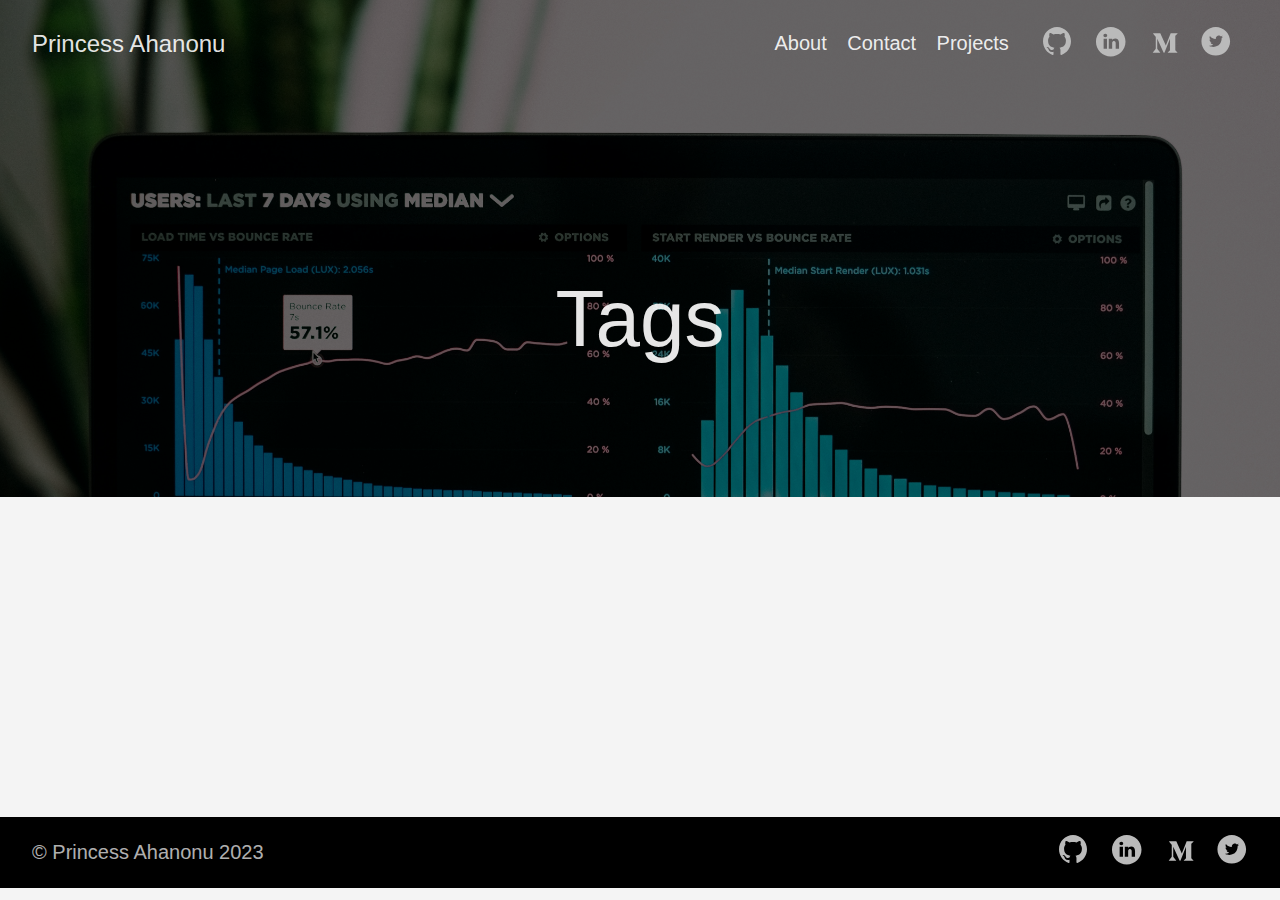
<file: tags/index.html>
<!DOCTYPE html>
<html lang="en-us">
  <head>
    <meta charset="utf-8">
    <meta http-equiv="X-UA-Compatible" content="IE=edge,chrome=1">
    
    <title>Princess Ahanonu</title>
    <meta name="viewport" content="width=device-width,minimum-scale=1">
    <meta name="description" content="The last theme you&#39;ll ever need. Maybe.">
    <meta name="generator" content="Hugo 0.109.0">
    
    
    
    
      <meta name="robots" content="noindex, nofollow">
    

    
<link rel="stylesheet" href="https://rou-va.github.io/Princess_Portfolio/ananke/css/main.min.css" >



    
    
    
      

    

    
    
      <link href="https://rou-va.github.io/Princess_Portfolio/tags/index.xml" rel="alternate" type="application/rss+xml" title="Princess Ahanonu" />
      <link href="https://rou-va.github.io/Princess_Portfolio/tags/index.xml" rel="feed" type="application/rss+xml" title="Princess Ahanonu" />
      
    
    
    <meta property="og:title" content="Tags" />
<meta property="og:description" content="The last theme you&#39;ll ever need. Maybe." />
<meta property="og:type" content="website" />
<meta property="og:url" content="https://rou-va.github.io/Princess_Portfolio/tags/" /><meta property="og:site_name" content="Princess Ahanonu" />
<meta itemprop="name" content="Tags">
<meta itemprop="description" content="The last theme you&#39;ll ever need. Maybe."><meta name="twitter:card" content="summary"/>
<meta name="twitter:title" content="Tags"/>
<meta name="twitter:description" content="The last theme you&#39;ll ever need. Maybe."/>

	
  </head>

  <body class="ma0 avenir bg-near-white">

    

  
  <header class="cover bg-top" style="background-image: url('https://rou-va.github.io/Princess_Portfolio/images/analysis.jpg');">
    <div class="bg-black-60">
      <nav class="pv3 ph3 ph4-ns" role="navigation">
  <div class="flex-l justify-between items-center center">
    <a href="https://rou-va.github.io/Princess_Portfolio/" class="f3 fw2 hover-white no-underline white-90 dib">
      
        Princess Ahanonu
      
    </a>
    <div class="flex-l items-center">
      

      
        <ul class="pl0 mr3">
          
          <li class="list f5 f4-ns fw4 dib pr3">
            <a class="hover-white no-underline white-90" href="https://rou-va.github.io/Princess_Portfolio/about/" title="About page">
              About
            </a>
          </li>
          
          <li class="list f5 f4-ns fw4 dib pr3">
            <a class="hover-white no-underline white-90" href="https://rou-va.github.io/Princess_Portfolio/contact/" title="Contact page">
              Contact
            </a>
          </li>
          
          <li class="list f5 f4-ns fw4 dib pr3">
            <a class="hover-white no-underline white-90" href="https://rou-va.github.io/Princess_Portfolio/post/" title="Projects page">
              Projects
            </a>
          </li>
          
        </ul>
      
      
<div class="ananke-socials">
  
    
    <a href="https://github.com/rou-va" target="_blank" rel="noopener" class="github ananke-social-link link-transition stackoverflow link dib z-999 pt3 pt0-l mr1" title="GitHub link" aria-label="follow on GitHub——Opens in a new window">
      
        <span class="icon"><svg style="enable-background:new 0 0 512 512;" version="1.1" viewBox="0 0 512 512"  xml:space="preserve" xmlns="http://www.w3.org/2000/svg" xmlns:xlink="http://www.w3.org/1999/xlink" >
  <path d="M256,32C132.3,32,32,134.8,32,261.7c0,101.5,64.2,187.5,153.2,217.9c11.2,2.1,15.3-5,15.3-11.1   c0-5.5-0.2-19.9-0.3-39.1c-62.3,13.9-75.5-30.8-75.5-30.8c-10.2-26.5-24.9-33.6-24.9-33.6c-20.3-14.3,1.5-14,1.5-14   c22.5,1.6,34.3,23.7,34.3,23.7c20,35.1,52.4,25,65.2,19.1c2-14.8,7.8-25,14.2-30.7c-49.7-5.8-102-25.5-102-113.5   c0-25.1,8.7-45.6,23-61.6c-2.3-5.8-10-29.2,2.2-60.8c0,0,18.8-6.2,61.6,23.5c17.9-5.1,37-7.6,56.1-7.7c19,0.1,38.2,2.6,56.1,7.7   c42.8-29.7,61.5-23.5,61.5-23.5c12.2,31.6,4.5,55,2.2,60.8c14.3,16.1,23,36.6,23,61.6c0,88.2-52.4,107.6-102.3,113.3   c8,7.1,15.2,21.1,15.2,42.5c0,30.7-0.3,55.5-0.3,63c0,6.1,4,13.3,15.4,11C415.9,449.1,480,363.1,480,261.7   C480,134.8,379.7,32,256,32z"/>
</svg>
</span>
      
<span class="new-window"><svg  height="8px"  style="enable-background:new 0 0 1000 1000;" version="1.1" viewBox="0 0 1000 1000"  xml:space="preserve" xmlns="http://www.w3.org/2000/svg" xmlns:xlink="http://www.w3.org/1999/xlink" >
<path d="M598 128h298v298h-86v-152l-418 418-60-60 418-418h-152v-86zM810 810v-298h86v298c0 46-40 86-86 86h-596c-48 0-86-40-86-86v-596c0-46 38-86 86-86h298v86h-298v596h596z" style="fill-rule:evenodd;clip-rule:evenodd;"/>
</svg>
</span></a>
  
    
    <a href="https://www.linkedin.com/in/princess-ahanonu/" target="_blank" rel="noopener" class="linkedin ananke-social-link link-transition stackoverflow link dib z-999 pt3 pt0-l mr1" title="LinkedIn link" aria-label="follow on LinkedIn——Opens in a new window">
      
        <span class="icon"><svg style="enable-background:new 0 0 65 65;" version="1.1" viewBox="0 0 65 65"  xml:space="preserve" xmlns="http://www.w3.org/2000/svg" xmlns:xlink="http://www.w3.org/1999/xlink">
  <path d="M50.837,48.137V36.425c0-6.275-3.35-9.195-7.816-9.195  c-3.604,0-5.219,1.983-6.119,3.374V27.71h-6.79c0.09,1.917,0,20.427,0,20.427h6.79V36.729c0-0.609,0.044-1.219,0.224-1.655  c0.49-1.22,1.607-2.483,3.482-2.483c2.458,0,3.44,1.873,3.44,4.618v10.929H50.837z M22.959,24.922c2.367,0,3.842-1.57,3.842-3.531  c-0.044-2.003-1.475-3.528-3.797-3.528s-3.841,1.524-3.841,3.528c0,1.961,1.474,3.531,3.753,3.531H22.959z M34,64  C17.432,64,4,50.568,4,34C4,17.431,17.432,4,34,4s30,13.431,30,30C64,50.568,50.568,64,34,64z M26.354,48.137V27.71h-6.789v20.427  H26.354z" style="fill-rule:evenodd;clip-rule:evenodd;"/>
</svg>
</span>
      
<span class="new-window"><svg  height="8px"  style="enable-background:new 0 0 1000 1000;" version="1.1" viewBox="0 0 1000 1000"  xml:space="preserve" xmlns="http://www.w3.org/2000/svg" xmlns:xlink="http://www.w3.org/1999/xlink" >
<path d="M598 128h298v298h-86v-152l-418 418-60-60 418-418h-152v-86zM810 810v-298h86v298c0 46-40 86-86 86h-596c-48 0-86-40-86-86v-596c0-46 38-86 86-86h298v86h-298v596h596z" style="fill-rule:evenodd;clip-rule:evenodd;"/>
</svg>
</span></a>
  
    
    <a href="https://medium.com/@ahanonuprincess1" target="_blank" rel="noopener" class="medium ananke-social-link link-transition stackoverflow link dib z-999 pt3 pt0-l mr1" title="Medium link" aria-label="follow on Medium——Opens in a new window">
      
        <span class="icon"><svg style="enable-background:new 0 0 170 170;" version="1.1" viewBox="0 0 170 170"  xml:space="preserve" xmlns="http://www.w3.org/2000/svg" xmlns:xlink="http://www.w3.org/1999/xlink" >
<path d="M46.5340803,65.2157554 C46.6968378,63.6076572 46.0836,62.018231 44.8828198,60.93592 L32.6512605,46.2010582 L32.6512605,44 L70.6302521,44 L99.9859944,108.380952 L125.794585,44 L162,44 L162,46.2010582 L151.542017,56.2281011 C150.640424,56.9153477 150.193188,58.0448862 150.380019,59.1628454 L150.380019,132.837155 C150.193188,133.955114 150.640424,135.084652 151.542017,135.771899 L161.755369,145.798942 L161.755369,148 L110.38282,148 L110.38282,145.798942 L120.963119,135.527337 C122.002801,134.487948 122.002801,134.182246 122.002801,132.592593 L122.002801,73.0417402 L92.585901,147.755438 L88.6106443,147.755438 L54.3622782,73.0417402 L54.3622782,123.115814 C54.0767278,125.221069 54.7759199,127.3406 56.2581699,128.863022 L70.0186741,145.55438 L70.0186741,147.755438 L31,147.755438 L31,145.55438 L44.7605042,128.863022 C46.2319621,127.338076 46.8903838,125.204485 46.5340803,123.115814 L46.5340803,65.2157554 Z" style="fill-rule:evenodd;clip-rule:evenodd;"/>
</svg>
</span>
      
<span class="new-window"><svg  height="8px"  style="enable-background:new 0 0 1000 1000;" version="1.1" viewBox="0 0 1000 1000"  xml:space="preserve" xmlns="http://www.w3.org/2000/svg" xmlns:xlink="http://www.w3.org/1999/xlink" >
<path d="M598 128h298v298h-86v-152l-418 418-60-60 418-418h-152v-86zM810 810v-298h86v298c0 46-40 86-86 86h-596c-48 0-86-40-86-86v-596c0-46 38-86 86-86h298v86h-298v596h596z" style="fill-rule:evenodd;clip-rule:evenodd;"/>
</svg>
</span></a>
  
    
    <a href="https://twitter.com/princess2476" target="_blank" rel="noopener" class="twitter ananke-social-link link-transition stackoverflow link dib z-999 pt3 pt0-l mr1" title="Twitter link" aria-label="follow on Twitter——Opens in a new window">
      
        <span class="icon"><svg style="enable-background:new 0 0 67 67;" version="1.1" viewBox="0 0 67 67"  xml:space="preserve" xmlns="http://www.w3.org/2000/svg" xmlns:xlink="http://www.w3.org/1999/xlink"><path d="M37.167,22.283c-2.619,0.953-4.274,3.411-4.086,6.101  l0.063,1.038l-1.048-0.127c-3.813-0.487-7.145-2.139-9.974-4.915l-1.383-1.377l-0.356,1.017c-0.754,2.267-0.272,4.661,1.299,6.271  c0.838,0.89,0.649,1.017-0.796,0.487c-0.503-0.169-0.943-0.296-0.985-0.233c-0.146,0.149,0.356,2.076,0.754,2.839  c0.545,1.06,1.655,2.097,2.871,2.712l1.027,0.487l-1.215,0.021c-1.173,0-1.215,0.021-1.089,0.467  c0.419,1.377,2.074,2.839,3.918,3.475l1.299,0.444l-1.131,0.678c-1.676,0.976-3.646,1.526-5.616,1.568  C19.775,43.256,19,43.341,19,43.405c0,0.211,2.557,1.397,4.044,1.864c4.463,1.377,9.765,0.783,13.746-1.568  c2.829-1.673,5.657-5,6.978-8.221c0.713-1.716,1.425-4.851,1.425-6.354c0-0.975,0.063-1.102,1.236-2.267  c0.692-0.678,1.341-1.419,1.467-1.631c0.21-0.403,0.188-0.403-0.88-0.043c-1.781,0.636-2.033,0.551-1.152-0.402  c0.649-0.678,1.425-1.907,1.425-2.267c0-0.063-0.314,0.042-0.671,0.233c-0.377,0.212-1.215,0.53-1.844,0.72l-1.131,0.361l-1.027-0.7  c-0.566-0.381-1.361-0.805-1.781-0.932C39.766,21.902,38.131,21.944,37.167,22.283z M33,64C16.432,64,3,50.569,3,34S16.432,4,33,4  s30,13.431,30,30S49.568,64,33,64z" style="fill-rule:evenodd;clip-rule:evenodd;"/></svg>
</span>
      
<span class="new-window"><svg  height="8px"  style="enable-background:new 0 0 1000 1000;" version="1.1" viewBox="0 0 1000 1000"  xml:space="preserve" xmlns="http://www.w3.org/2000/svg" xmlns:xlink="http://www.w3.org/1999/xlink" >
<path d="M598 128h298v298h-86v-152l-418 418-60-60 418-418h-152v-86zM810 810v-298h86v298c0 46-40 86-86 86h-596c-48 0-86-40-86-86v-596c0-46 38-86 86-86h298v86h-298v596h596z" style="fill-rule:evenodd;clip-rule:evenodd;"/>
</svg>
</span></a>
  
</div>

    </div>
  </div>
</nav>

      <div class="tc-l pv4 pv6-l ph3 ph4-ns">
        <h1 class="f2 f-subheadline-l fw2 white-90 mb0 lh-title">
          Tags
        </h1>
        
      </div>
    </div>
  </header>


    <main class="pb7" role="main">
      
    
  <article class="cf pa3 pa4-m pa4-l">
    <div class="measure-wide-l center f4 lh-copy nested-copy-line-height nested-links mid-gray">
      
    </div>
  </article>
  <div class="mw8 center">
    <section class="ph4">
      
    </section>
  </div>

    </main>
    <footer class="bg-black bottom-0 w-100 pa3" role="contentinfo">
  <div class="flex justify-between">
  <a class="f4 fw4 hover-white no-underline white-70 dn dib-ns pv2 ph3" href="https://rou-va.github.io/Princess_Portfolio/" >
    &copy;  Princess Ahanonu 2023 
  </a>
    <div>
<div class="ananke-socials">
  
    
    <a href="https://github.com/rou-va" target="_blank" rel="noopener" class="github ananke-social-link link-transition stackoverflow link dib z-999 pt3 pt0-l mr1" title="GitHub link" aria-label="follow on GitHub——Opens in a new window">
      
        <span class="icon"><svg style="enable-background:new 0 0 512 512;" version="1.1" viewBox="0 0 512 512"  xml:space="preserve" xmlns="http://www.w3.org/2000/svg" xmlns:xlink="http://www.w3.org/1999/xlink" >
  <path d="M256,32C132.3,32,32,134.8,32,261.7c0,101.5,64.2,187.5,153.2,217.9c11.2,2.1,15.3-5,15.3-11.1   c0-5.5-0.2-19.9-0.3-39.1c-62.3,13.9-75.5-30.8-75.5-30.8c-10.2-26.5-24.9-33.6-24.9-33.6c-20.3-14.3,1.5-14,1.5-14   c22.5,1.6,34.3,23.7,34.3,23.7c20,35.1,52.4,25,65.2,19.1c2-14.8,7.8-25,14.2-30.7c-49.7-5.8-102-25.5-102-113.5   c0-25.1,8.7-45.6,23-61.6c-2.3-5.8-10-29.2,2.2-60.8c0,0,18.8-6.2,61.6,23.5c17.9-5.1,37-7.6,56.1-7.7c19,0.1,38.2,2.6,56.1,7.7   c42.8-29.7,61.5-23.5,61.5-23.5c12.2,31.6,4.5,55,2.2,60.8c14.3,16.1,23,36.6,23,61.6c0,88.2-52.4,107.6-102.3,113.3   c8,7.1,15.2,21.1,15.2,42.5c0,30.7-0.3,55.5-0.3,63c0,6.1,4,13.3,15.4,11C415.9,449.1,480,363.1,480,261.7   C480,134.8,379.7,32,256,32z"/>
</svg>
</span>
      
<span class="new-window"><svg  height="8px"  style="enable-background:new 0 0 1000 1000;" version="1.1" viewBox="0 0 1000 1000"  xml:space="preserve" xmlns="http://www.w3.org/2000/svg" xmlns:xlink="http://www.w3.org/1999/xlink" >
<path d="M598 128h298v298h-86v-152l-418 418-60-60 418-418h-152v-86zM810 810v-298h86v298c0 46-40 86-86 86h-596c-48 0-86-40-86-86v-596c0-46 38-86 86-86h298v86h-298v596h596z" style="fill-rule:evenodd;clip-rule:evenodd;"/>
</svg>
</span></a>
  
    
    <a href="https://www.linkedin.com/in/princess-ahanonu/" target="_blank" rel="noopener" class="linkedin ananke-social-link link-transition stackoverflow link dib z-999 pt3 pt0-l mr1" title="LinkedIn link" aria-label="follow on LinkedIn——Opens in a new window">
      
        <span class="icon"><svg style="enable-background:new 0 0 65 65;" version="1.1" viewBox="0 0 65 65"  xml:space="preserve" xmlns="http://www.w3.org/2000/svg" xmlns:xlink="http://www.w3.org/1999/xlink">
  <path d="M50.837,48.137V36.425c0-6.275-3.35-9.195-7.816-9.195  c-3.604,0-5.219,1.983-6.119,3.374V27.71h-6.79c0.09,1.917,0,20.427,0,20.427h6.79V36.729c0-0.609,0.044-1.219,0.224-1.655  c0.49-1.22,1.607-2.483,3.482-2.483c2.458,0,3.44,1.873,3.44,4.618v10.929H50.837z M22.959,24.922c2.367,0,3.842-1.57,3.842-3.531  c-0.044-2.003-1.475-3.528-3.797-3.528s-3.841,1.524-3.841,3.528c0,1.961,1.474,3.531,3.753,3.531H22.959z M34,64  C17.432,64,4,50.568,4,34C4,17.431,17.432,4,34,4s30,13.431,30,30C64,50.568,50.568,64,34,64z M26.354,48.137V27.71h-6.789v20.427  H26.354z" style="fill-rule:evenodd;clip-rule:evenodd;"/>
</svg>
</span>
      
<span class="new-window"><svg  height="8px"  style="enable-background:new 0 0 1000 1000;" version="1.1" viewBox="0 0 1000 1000"  xml:space="preserve" xmlns="http://www.w3.org/2000/svg" xmlns:xlink="http://www.w3.org/1999/xlink" >
<path d="M598 128h298v298h-86v-152l-418 418-60-60 418-418h-152v-86zM810 810v-298h86v298c0 46-40 86-86 86h-596c-48 0-86-40-86-86v-596c0-46 38-86 86-86h298v86h-298v596h596z" style="fill-rule:evenodd;clip-rule:evenodd;"/>
</svg>
</span></a>
  
    
    <a href="https://medium.com/@ahanonuprincess1" target="_blank" rel="noopener" class="medium ananke-social-link link-transition stackoverflow link dib z-999 pt3 pt0-l mr1" title="Medium link" aria-label="follow on Medium——Opens in a new window">
      
        <span class="icon"><svg style="enable-background:new 0 0 170 170;" version="1.1" viewBox="0 0 170 170"  xml:space="preserve" xmlns="http://www.w3.org/2000/svg" xmlns:xlink="http://www.w3.org/1999/xlink" >
<path d="M46.5340803,65.2157554 C46.6968378,63.6076572 46.0836,62.018231 44.8828198,60.93592 L32.6512605,46.2010582 L32.6512605,44 L70.6302521,44 L99.9859944,108.380952 L125.794585,44 L162,44 L162,46.2010582 L151.542017,56.2281011 C150.640424,56.9153477 150.193188,58.0448862 150.380019,59.1628454 L150.380019,132.837155 C150.193188,133.955114 150.640424,135.084652 151.542017,135.771899 L161.755369,145.798942 L161.755369,148 L110.38282,148 L110.38282,145.798942 L120.963119,135.527337 C122.002801,134.487948 122.002801,134.182246 122.002801,132.592593 L122.002801,73.0417402 L92.585901,147.755438 L88.6106443,147.755438 L54.3622782,73.0417402 L54.3622782,123.115814 C54.0767278,125.221069 54.7759199,127.3406 56.2581699,128.863022 L70.0186741,145.55438 L70.0186741,147.755438 L31,147.755438 L31,145.55438 L44.7605042,128.863022 C46.2319621,127.338076 46.8903838,125.204485 46.5340803,123.115814 L46.5340803,65.2157554 Z" style="fill-rule:evenodd;clip-rule:evenodd;"/>
</svg>
</span>
      
<span class="new-window"><svg  height="8px"  style="enable-background:new 0 0 1000 1000;" version="1.1" viewBox="0 0 1000 1000"  xml:space="preserve" xmlns="http://www.w3.org/2000/svg" xmlns:xlink="http://www.w3.org/1999/xlink" >
<path d="M598 128h298v298h-86v-152l-418 418-60-60 418-418h-152v-86zM810 810v-298h86v298c0 46-40 86-86 86h-596c-48 0-86-40-86-86v-596c0-46 38-86 86-86h298v86h-298v596h596z" style="fill-rule:evenodd;clip-rule:evenodd;"/>
</svg>
</span></a>
  
    
    <a href="https://twitter.com/princess2476" target="_blank" rel="noopener" class="twitter ananke-social-link link-transition stackoverflow link dib z-999 pt3 pt0-l mr1" title="Twitter link" aria-label="follow on Twitter——Opens in a new window">
      
        <span class="icon"><svg style="enable-background:new 0 0 67 67;" version="1.1" viewBox="0 0 67 67"  xml:space="preserve" xmlns="http://www.w3.org/2000/svg" xmlns:xlink="http://www.w3.org/1999/xlink"><path d="M37.167,22.283c-2.619,0.953-4.274,3.411-4.086,6.101  l0.063,1.038l-1.048-0.127c-3.813-0.487-7.145-2.139-9.974-4.915l-1.383-1.377l-0.356,1.017c-0.754,2.267-0.272,4.661,1.299,6.271  c0.838,0.89,0.649,1.017-0.796,0.487c-0.503-0.169-0.943-0.296-0.985-0.233c-0.146,0.149,0.356,2.076,0.754,2.839  c0.545,1.06,1.655,2.097,2.871,2.712l1.027,0.487l-1.215,0.021c-1.173,0-1.215,0.021-1.089,0.467  c0.419,1.377,2.074,2.839,3.918,3.475l1.299,0.444l-1.131,0.678c-1.676,0.976-3.646,1.526-5.616,1.568  C19.775,43.256,19,43.341,19,43.405c0,0.211,2.557,1.397,4.044,1.864c4.463,1.377,9.765,0.783,13.746-1.568  c2.829-1.673,5.657-5,6.978-8.221c0.713-1.716,1.425-4.851,1.425-6.354c0-0.975,0.063-1.102,1.236-2.267  c0.692-0.678,1.341-1.419,1.467-1.631c0.21-0.403,0.188-0.403-0.88-0.043c-1.781,0.636-2.033,0.551-1.152-0.402  c0.649-0.678,1.425-1.907,1.425-2.267c0-0.063-0.314,0.042-0.671,0.233c-0.377,0.212-1.215,0.53-1.844,0.72l-1.131,0.361l-1.027-0.7  c-0.566-0.381-1.361-0.805-1.781-0.932C39.766,21.902,38.131,21.944,37.167,22.283z M33,64C16.432,64,3,50.569,3,34S16.432,4,33,4  s30,13.431,30,30S49.568,64,33,64z" style="fill-rule:evenodd;clip-rule:evenodd;"/></svg>
</span>
      
<span class="new-window"><svg  height="8px"  style="enable-background:new 0 0 1000 1000;" version="1.1" viewBox="0 0 1000 1000"  xml:space="preserve" xmlns="http://www.w3.org/2000/svg" xmlns:xlink="http://www.w3.org/1999/xlink" >
<path d="M598 128h298v298h-86v-152l-418 418-60-60 418-418h-152v-86zM810 810v-298h86v298c0 46-40 86-86 86h-596c-48 0-86-40-86-86v-596c0-46 38-86 86-86h298v86h-298v596h596z" style="fill-rule:evenodd;clip-rule:evenodd;"/>
</svg>
</span></a>
  
</div>
</div>
  </div>
</footer>

  </body>
</html>
</file>
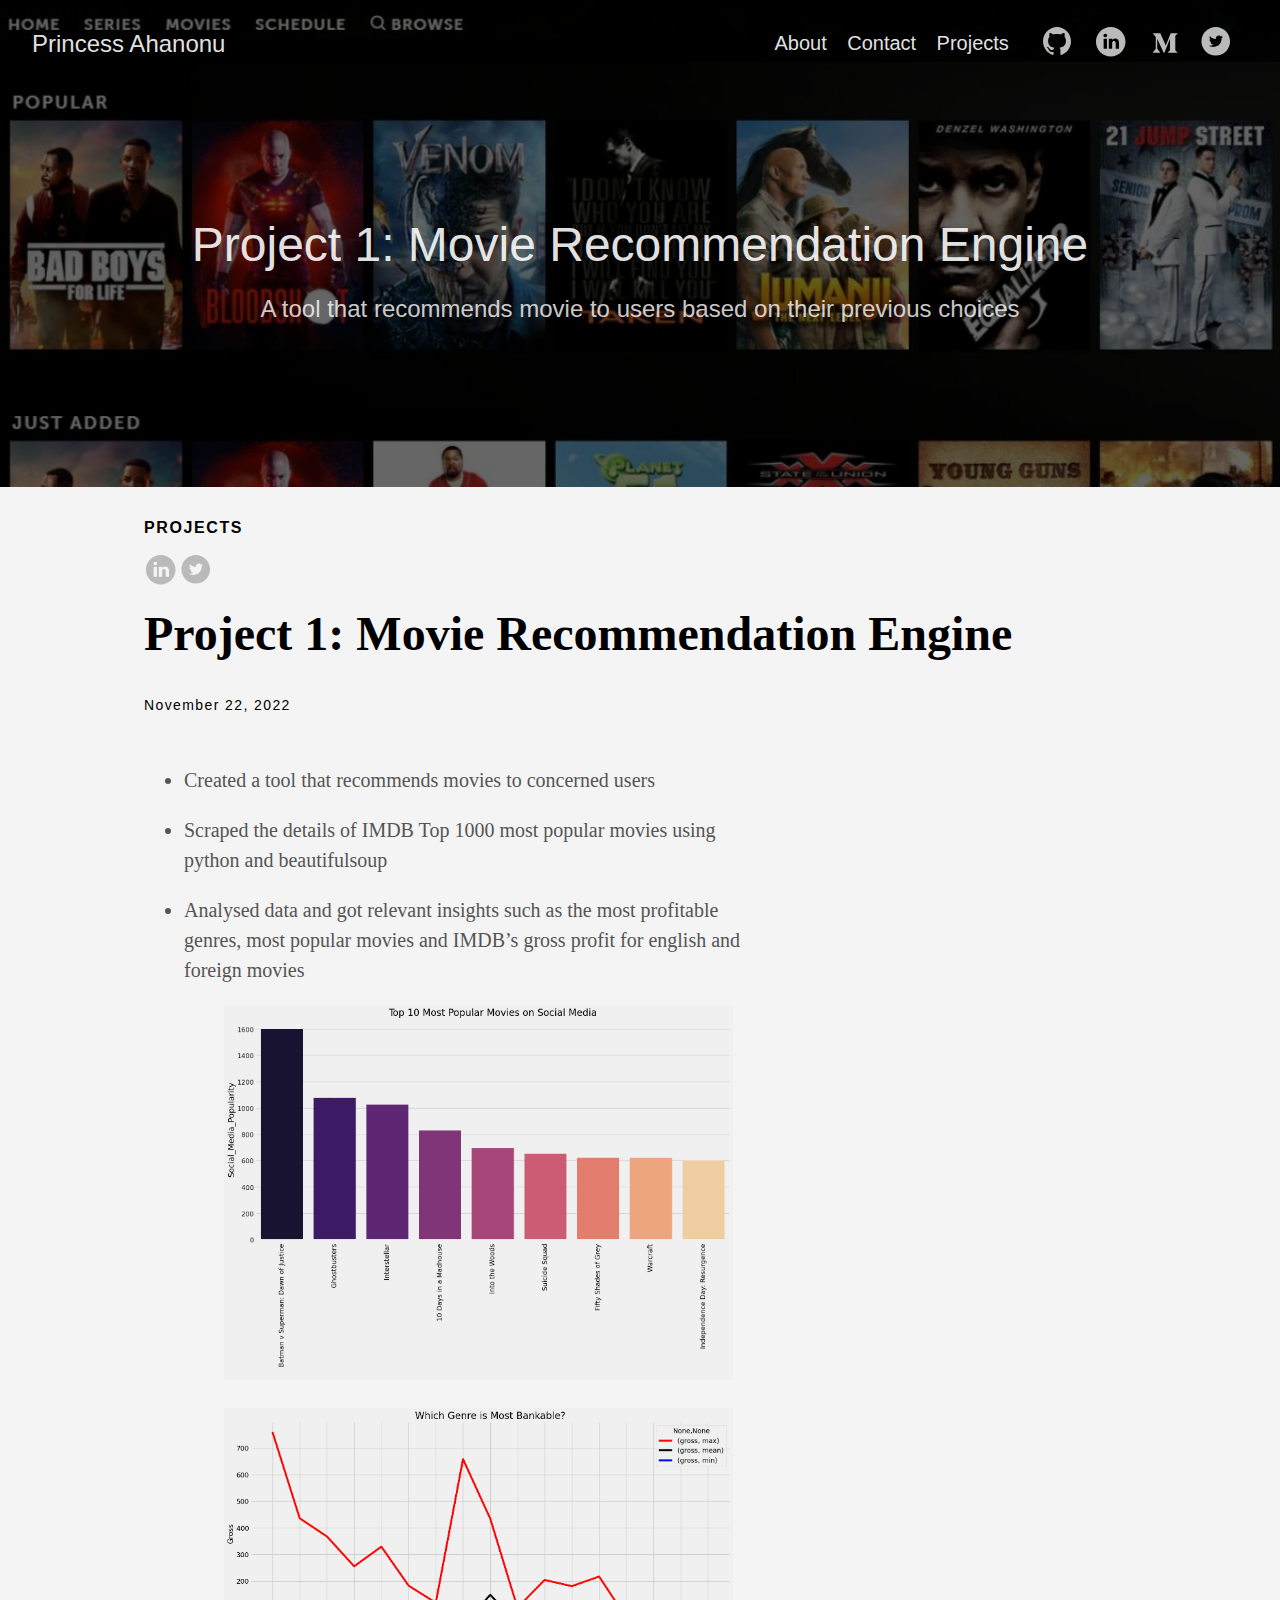
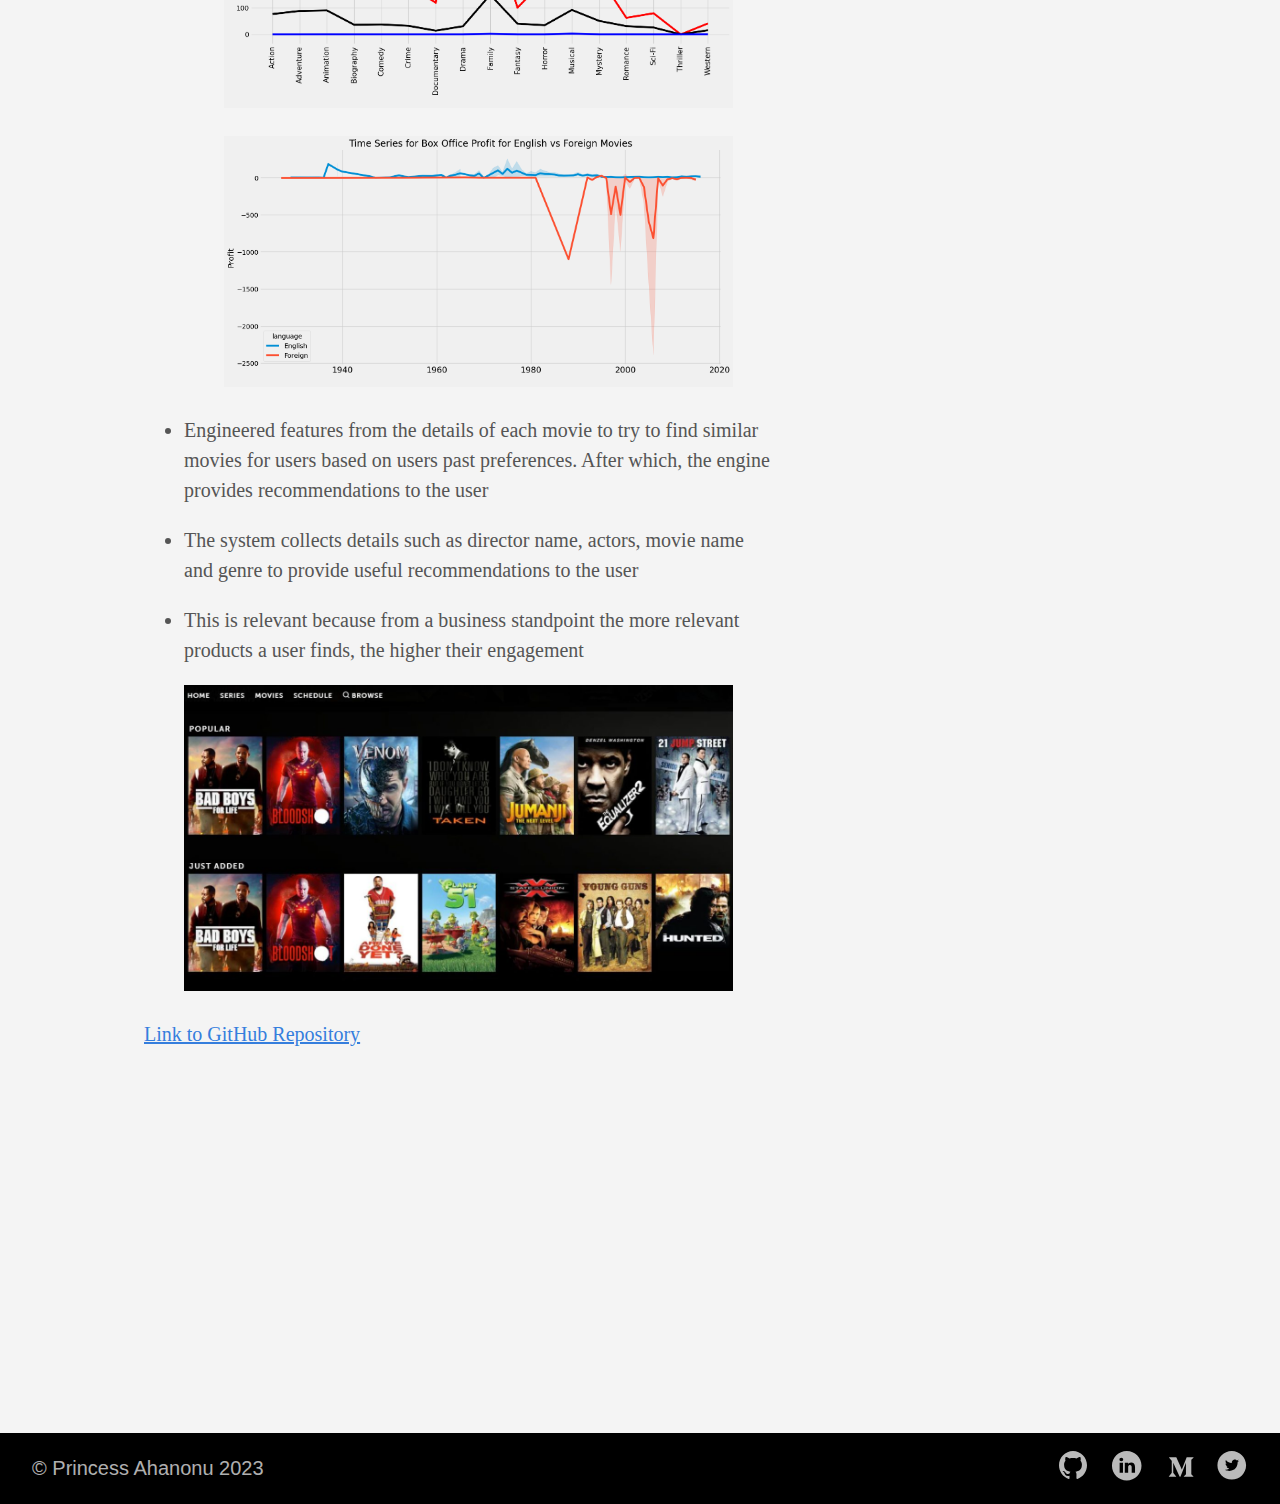
<file: post/project-1-/index.html>
<!DOCTYPE html>
<html lang="en-us">
  <head>
    <meta charset="utf-8">
    <meta http-equiv="X-UA-Compatible" content="IE=edge,chrome=1">
    
    <title>Project 1: Movie Recommendation Engine | Princess Ahanonu</title>
    <meta name="viewport" content="width=device-width,minimum-scale=1">
    <meta name="description" content="A tool that recommends movie to users based on their previous choices">
    <meta name="generator" content="Hugo 0.109.0">
    
    
    
    
      <meta name="robots" content="noindex, nofollow">
    

    
<link rel="stylesheet" href="https://rou-va.github.io/Princess_Portfolio/ananke/css/main.min.css" >



    
    
    
      

    

    
    
    <meta property="og:title" content="Project 1: Movie Recommendation Engine" />
<meta property="og:description" content="A tool that recommends movie to users based on their previous choices" />
<meta property="og:type" content="article" />
<meta property="og:url" content="https://rou-va.github.io/Princess_Portfolio/post/project-1-/" /><meta property="article:section" content="post" />
<meta property="article:published_time" content="2022-11-22T10:58:08-04:00" />
<meta property="article:modified_time" content="2022-11-22T10:58:08-04:00" /><meta property="og:site_name" content="Princess Ahanonu" />
<meta itemprop="name" content="Project 1: Movie Recommendation Engine">
<meta itemprop="description" content="A tool that recommends movie to users based on their previous choices"><meta itemprop="datePublished" content="2022-11-22T10:58:08-04:00" />
<meta itemprop="dateModified" content="2022-11-22T10:58:08-04:00" />
<meta itemprop="wordCount" content="120">
<meta itemprop="keywords" content="" /><meta name="twitter:card" content="summary"/>
<meta name="twitter:title" content="Project 1: Movie Recommendation Engine"/>
<meta name="twitter:description" content="A tool that recommends movie to users based on their previous choices"/>

	
  </head>

  <body class="ma0 avenir bg-near-white">

    
   
  

  
  <header class="cover bg-top" style="background-image: url('https://rou-va.github.io/Princess_Portfolio/images/movie.jpg');">
    <div class="bg-black-60">
      <nav class="pv3 ph3 ph4-ns" role="navigation">
  <div class="flex-l justify-between items-center center">
    <a href="https://rou-va.github.io/Princess_Portfolio/" class="f3 fw2 hover-white no-underline white-90 dib">
      
        Princess Ahanonu
      
    </a>
    <div class="flex-l items-center">
      

      
        <ul class="pl0 mr3">
          
          <li class="list f5 f4-ns fw4 dib pr3">
            <a class="hover-white no-underline white-90" href="https://rou-va.github.io/Princess_Portfolio/about/" title="About page">
              About
            </a>
          </li>
          
          <li class="list f5 f4-ns fw4 dib pr3">
            <a class="hover-white no-underline white-90" href="https://rou-va.github.io/Princess_Portfolio/contact/" title="Contact page">
              Contact
            </a>
          </li>
          
          <li class="list f5 f4-ns fw4 dib pr3">
            <a class="hover-white no-underline white-90" href="https://rou-va.github.io/Princess_Portfolio/post/" title="Projects page">
              Projects
            </a>
          </li>
          
        </ul>
      
      
<div class="ananke-socials">
  
    
    <a href="https://github.com/rou-va" target="_blank" rel="noopener" class="github ananke-social-link link-transition stackoverflow link dib z-999 pt3 pt0-l mr1" title="GitHub link" aria-label="follow on GitHub——Opens in a new window">
      
        <span class="icon"><svg style="enable-background:new 0 0 512 512;" version="1.1" viewBox="0 0 512 512"  xml:space="preserve" xmlns="http://www.w3.org/2000/svg" xmlns:xlink="http://www.w3.org/1999/xlink" >
  <path d="M256,32C132.3,32,32,134.8,32,261.7c0,101.5,64.2,187.5,153.2,217.9c11.2,2.1,15.3-5,15.3-11.1   c0-5.5-0.2-19.9-0.3-39.1c-62.3,13.9-75.5-30.8-75.5-30.8c-10.2-26.5-24.9-33.6-24.9-33.6c-20.3-14.3,1.5-14,1.5-14   c22.5,1.6,34.3,23.7,34.3,23.7c20,35.1,52.4,25,65.2,19.1c2-14.8,7.8-25,14.2-30.7c-49.7-5.8-102-25.5-102-113.5   c0-25.1,8.7-45.6,23-61.6c-2.3-5.8-10-29.2,2.2-60.8c0,0,18.8-6.2,61.6,23.5c17.9-5.1,37-7.6,56.1-7.7c19,0.1,38.2,2.6,56.1,7.7   c42.8-29.7,61.5-23.5,61.5-23.5c12.2,31.6,4.5,55,2.2,60.8c14.3,16.1,23,36.6,23,61.6c0,88.2-52.4,107.6-102.3,113.3   c8,7.1,15.2,21.1,15.2,42.5c0,30.7-0.3,55.5-0.3,63c0,6.1,4,13.3,15.4,11C415.9,449.1,480,363.1,480,261.7   C480,134.8,379.7,32,256,32z"/>
</svg>
</span>
      
<span class="new-window"><svg  height="8px"  style="enable-background:new 0 0 1000 1000;" version="1.1" viewBox="0 0 1000 1000"  xml:space="preserve" xmlns="http://www.w3.org/2000/svg" xmlns:xlink="http://www.w3.org/1999/xlink" >
<path d="M598 128h298v298h-86v-152l-418 418-60-60 418-418h-152v-86zM810 810v-298h86v298c0 46-40 86-86 86h-596c-48 0-86-40-86-86v-596c0-46 38-86 86-86h298v86h-298v596h596z" style="fill-rule:evenodd;clip-rule:evenodd;"/>
</svg>
</span></a>
  
    
    <a href="https://www.linkedin.com/in/princess-ahanonu/" target="_blank" rel="noopener" class="linkedin ananke-social-link link-transition stackoverflow link dib z-999 pt3 pt0-l mr1" title="LinkedIn link" aria-label="follow on LinkedIn——Opens in a new window">
      
        <span class="icon"><svg style="enable-background:new 0 0 65 65;" version="1.1" viewBox="0 0 65 65"  xml:space="preserve" xmlns="http://www.w3.org/2000/svg" xmlns:xlink="http://www.w3.org/1999/xlink">
  <path d="M50.837,48.137V36.425c0-6.275-3.35-9.195-7.816-9.195  c-3.604,0-5.219,1.983-6.119,3.374V27.71h-6.79c0.09,1.917,0,20.427,0,20.427h6.79V36.729c0-0.609,0.044-1.219,0.224-1.655  c0.49-1.22,1.607-2.483,3.482-2.483c2.458,0,3.44,1.873,3.44,4.618v10.929H50.837z M22.959,24.922c2.367,0,3.842-1.57,3.842-3.531  c-0.044-2.003-1.475-3.528-3.797-3.528s-3.841,1.524-3.841,3.528c0,1.961,1.474,3.531,3.753,3.531H22.959z M34,64  C17.432,64,4,50.568,4,34C4,17.431,17.432,4,34,4s30,13.431,30,30C64,50.568,50.568,64,34,64z M26.354,48.137V27.71h-6.789v20.427  H26.354z" style="fill-rule:evenodd;clip-rule:evenodd;"/>
</svg>
</span>
      
<span class="new-window"><svg  height="8px"  style="enable-background:new 0 0 1000 1000;" version="1.1" viewBox="0 0 1000 1000"  xml:space="preserve" xmlns="http://www.w3.org/2000/svg" xmlns:xlink="http://www.w3.org/1999/xlink" >
<path d="M598 128h298v298h-86v-152l-418 418-60-60 418-418h-152v-86zM810 810v-298h86v298c0 46-40 86-86 86h-596c-48 0-86-40-86-86v-596c0-46 38-86 86-86h298v86h-298v596h596z" style="fill-rule:evenodd;clip-rule:evenodd;"/>
</svg>
</span></a>
  
    
    <a href="https://medium.com/@ahanonuprincess1" target="_blank" rel="noopener" class="medium ananke-social-link link-transition stackoverflow link dib z-999 pt3 pt0-l mr1" title="Medium link" aria-label="follow on Medium——Opens in a new window">
      
        <span class="icon"><svg style="enable-background:new 0 0 170 170;" version="1.1" viewBox="0 0 170 170"  xml:space="preserve" xmlns="http://www.w3.org/2000/svg" xmlns:xlink="http://www.w3.org/1999/xlink" >
<path d="M46.5340803,65.2157554 C46.6968378,63.6076572 46.0836,62.018231 44.8828198,60.93592 L32.6512605,46.2010582 L32.6512605,44 L70.6302521,44 L99.9859944,108.380952 L125.794585,44 L162,44 L162,46.2010582 L151.542017,56.2281011 C150.640424,56.9153477 150.193188,58.0448862 150.380019,59.1628454 L150.380019,132.837155 C150.193188,133.955114 150.640424,135.084652 151.542017,135.771899 L161.755369,145.798942 L161.755369,148 L110.38282,148 L110.38282,145.798942 L120.963119,135.527337 C122.002801,134.487948 122.002801,134.182246 122.002801,132.592593 L122.002801,73.0417402 L92.585901,147.755438 L88.6106443,147.755438 L54.3622782,73.0417402 L54.3622782,123.115814 C54.0767278,125.221069 54.7759199,127.3406 56.2581699,128.863022 L70.0186741,145.55438 L70.0186741,147.755438 L31,147.755438 L31,145.55438 L44.7605042,128.863022 C46.2319621,127.338076 46.8903838,125.204485 46.5340803,123.115814 L46.5340803,65.2157554 Z" style="fill-rule:evenodd;clip-rule:evenodd;"/>
</svg>
</span>
      
<span class="new-window"><svg  height="8px"  style="enable-background:new 0 0 1000 1000;" version="1.1" viewBox="0 0 1000 1000"  xml:space="preserve" xmlns="http://www.w3.org/2000/svg" xmlns:xlink="http://www.w3.org/1999/xlink" >
<path d="M598 128h298v298h-86v-152l-418 418-60-60 418-418h-152v-86zM810 810v-298h86v298c0 46-40 86-86 86h-596c-48 0-86-40-86-86v-596c0-46 38-86 86-86h298v86h-298v596h596z" style="fill-rule:evenodd;clip-rule:evenodd;"/>
</svg>
</span></a>
  
    
    <a href="https://twitter.com/princess2476" target="_blank" rel="noopener" class="twitter ananke-social-link link-transition stackoverflow link dib z-999 pt3 pt0-l mr1" title="Twitter link" aria-label="follow on Twitter——Opens in a new window">
      
        <span class="icon"><svg style="enable-background:new 0 0 67 67;" version="1.1" viewBox="0 0 67 67"  xml:space="preserve" xmlns="http://www.w3.org/2000/svg" xmlns:xlink="http://www.w3.org/1999/xlink"><path d="M37.167,22.283c-2.619,0.953-4.274,3.411-4.086,6.101  l0.063,1.038l-1.048-0.127c-3.813-0.487-7.145-2.139-9.974-4.915l-1.383-1.377l-0.356,1.017c-0.754,2.267-0.272,4.661,1.299,6.271  c0.838,0.89,0.649,1.017-0.796,0.487c-0.503-0.169-0.943-0.296-0.985-0.233c-0.146,0.149,0.356,2.076,0.754,2.839  c0.545,1.06,1.655,2.097,2.871,2.712l1.027,0.487l-1.215,0.021c-1.173,0-1.215,0.021-1.089,0.467  c0.419,1.377,2.074,2.839,3.918,3.475l1.299,0.444l-1.131,0.678c-1.676,0.976-3.646,1.526-5.616,1.568  C19.775,43.256,19,43.341,19,43.405c0,0.211,2.557,1.397,4.044,1.864c4.463,1.377,9.765,0.783,13.746-1.568  c2.829-1.673,5.657-5,6.978-8.221c0.713-1.716,1.425-4.851,1.425-6.354c0-0.975,0.063-1.102,1.236-2.267  c0.692-0.678,1.341-1.419,1.467-1.631c0.21-0.403,0.188-0.403-0.88-0.043c-1.781,0.636-2.033,0.551-1.152-0.402  c0.649-0.678,1.425-1.907,1.425-2.267c0-0.063-0.314,0.042-0.671,0.233c-0.377,0.212-1.215,0.53-1.844,0.72l-1.131,0.361l-1.027-0.7  c-0.566-0.381-1.361-0.805-1.781-0.932C39.766,21.902,38.131,21.944,37.167,22.283z M33,64C16.432,64,3,50.569,3,34S16.432,4,33,4  s30,13.431,30,30S49.568,64,33,64z" style="fill-rule:evenodd;clip-rule:evenodd;"/></svg>
</span>
      
<span class="new-window"><svg  height="8px"  style="enable-background:new 0 0 1000 1000;" version="1.1" viewBox="0 0 1000 1000"  xml:space="preserve" xmlns="http://www.w3.org/2000/svg" xmlns:xlink="http://www.w3.org/1999/xlink" >
<path d="M598 128h298v298h-86v-152l-418 418-60-60 418-418h-152v-86zM810 810v-298h86v298c0 46-40 86-86 86h-596c-48 0-86-40-86-86v-596c0-46 38-86 86-86h298v86h-298v596h596z" style="fill-rule:evenodd;clip-rule:evenodd;"/>
</svg>
</span></a>
  
</div>

    </div>
  </div>
</nav>

      <div class="tc-l pv6 ph3 ph4-ns">
        
          <div class="f2 f1-l fw2 white-90 mb0 lh-title">Project 1: Movie Recommendation Engine</div>
          
            <div class="fw1 f5 f3-l white-80 measure-wide-l center lh-copy mt3 mb4">
              A tool that recommends movie to users based on their previous choices
            </div>
          
        
      </div>
    </div>
  </header>



    <main class="pb7" role="main">
      
  
  <article class="flex-l flex-wrap justify-between mw8 center ph3">
    <header class="mt4 w-100">
      <aside class="instapaper_ignoref b helvetica tracked">
          
        PROJECTS
      </aside>
      










  <div id="sharing" class="mt3 ananke-socials">
    
      
      <a href="https://www.linkedin.com/shareArticle?mini=true&amp;url=https://rou-va.github.io/Princess_Portfolio/post/project-1-/&amp;title=Project%201:%20Movie%20Recommendation%20Engine" class="ananke-social-link linkedin no-underline" aria-label="share on LinkedIn">
        
        <span class="icon"> <svg style="enable-background:new 0 0 65 65;" version="1.1" viewBox="0 0 65 65"  xml:space="preserve" xmlns="http://www.w3.org/2000/svg" xmlns:xlink="http://www.w3.org/1999/xlink">
  <path d="M50.837,48.137V36.425c0-6.275-3.35-9.195-7.816-9.195  c-3.604,0-5.219,1.983-6.119,3.374V27.71h-6.79c0.09,1.917,0,20.427,0,20.427h6.79V36.729c0-0.609,0.044-1.219,0.224-1.655  c0.49-1.22,1.607-2.483,3.482-2.483c2.458,0,3.44,1.873,3.44,4.618v10.929H50.837z M22.959,24.922c2.367,0,3.842-1.57,3.842-3.531  c-0.044-2.003-1.475-3.528-3.797-3.528s-3.841,1.524-3.841,3.528c0,1.961,1.474,3.531,3.753,3.531H22.959z M34,64  C17.432,64,4,50.568,4,34C4,17.431,17.432,4,34,4s30,13.431,30,30C64,50.568,50.568,64,34,64z M26.354,48.137V27.71h-6.789v20.427  H26.354z" style="fill-rule:evenodd;clip-rule:evenodd;"/>
</svg>
</span>
        
      </a>
    
      
      <a href="https://twitter.com/share?url=https://rou-va.github.io/Princess_Portfolio/post/project-1-/&amp;text=Project%201:%20Movie%20Recommendation%20Engine" class="ananke-social-link twitter no-underline" aria-label="share on Twitter">
        
        <span class="icon"> <svg style="enable-background:new 0 0 67 67;" version="1.1" viewBox="0 0 67 67"  xml:space="preserve" xmlns="http://www.w3.org/2000/svg" xmlns:xlink="http://www.w3.org/1999/xlink"><path d="M37.167,22.283c-2.619,0.953-4.274,3.411-4.086,6.101  l0.063,1.038l-1.048-0.127c-3.813-0.487-7.145-2.139-9.974-4.915l-1.383-1.377l-0.356,1.017c-0.754,2.267-0.272,4.661,1.299,6.271  c0.838,0.89,0.649,1.017-0.796,0.487c-0.503-0.169-0.943-0.296-0.985-0.233c-0.146,0.149,0.356,2.076,0.754,2.839  c0.545,1.06,1.655,2.097,2.871,2.712l1.027,0.487l-1.215,0.021c-1.173,0-1.215,0.021-1.089,0.467  c0.419,1.377,2.074,2.839,3.918,3.475l1.299,0.444l-1.131,0.678c-1.676,0.976-3.646,1.526-5.616,1.568  C19.775,43.256,19,43.341,19,43.405c0,0.211,2.557,1.397,4.044,1.864c4.463,1.377,9.765,0.783,13.746-1.568  c2.829-1.673,5.657-5,6.978-8.221c0.713-1.716,1.425-4.851,1.425-6.354c0-0.975,0.063-1.102,1.236-2.267  c0.692-0.678,1.341-1.419,1.467-1.631c0.21-0.403,0.188-0.403-0.88-0.043c-1.781,0.636-2.033,0.551-1.152-0.402  c0.649-0.678,1.425-1.907,1.425-2.267c0-0.063-0.314,0.042-0.671,0.233c-0.377,0.212-1.215,0.53-1.844,0.72l-1.131,0.361l-1.027-0.7  c-0.566-0.381-1.361-0.805-1.781-0.932C39.766,21.902,38.131,21.944,37.167,22.283z M33,64C16.432,64,3,50.569,3,34S16.432,4,33,4  s30,13.431,30,30S49.568,64,33,64z" style="fill-rule:evenodd;clip-rule:evenodd;"/></svg>
</span>
        
      </a>
    
  </div>


      <h1 class="f1 athelas mt3 mb1">Project 1: Movie Recommendation Engine</h1>
      
      
      
      <time class="f6 mv4 dib tracked" datetime="2022-11-22T10:58:08-04:00">November 22, 2022</time>
      

      
      
    </header>
    <div class="nested-copy-line-height lh-copy serif f4 nested-links mid-gray pr4-l w-two-thirds-l"><ul>
<li>
<p>Created a tool that recommends movies to concerned users</p>
</li>
<li>
<p>Scraped the details of IMDB Top 1000 most popular movies using python and beautifulsoup</p>
</li>
<li>
<p>Analysed data and got relevant insights such as the most profitable genres, most popular movies and IMDB&rsquo;s gross profit for english and foreign movies<br>
<figure><img src="https://rou-va.github.io/Princess_Portfolio/images/movies1.png"/>
</figure>

<figure><img src="https://rou-va.github.io/Princess_Portfolio/images/movies2.png"/>
</figure>

<figure><img src="https://rou-va.github.io/Princess_Portfolio/images/movies3.png"/>
</figure>
</p>
</li>
<li>
<p>Engineered features from the details of each movie to try to find similar movies for users based on users past preferences. After which, the engine provides recommendations to the user</p>
</li>
<li>
<p>The system collects details such as director name, actors, movie name and genre to provide useful recommendations to the user</p>
</li>
<li>
<p>This is relevant because from a business standpoint the more relevant products a user finds, the higher their engagement</p>
</li>
</ul>
<figure><img src="https://rou-va.github.io/Princess_Portfolio/images/movie.jpg"/>
</figure>

<p><a href="https://github.com/rou-va/Movie-Recommendation-Engine">Link to GitHub Repository</a></p>
<ul class="pa0">
  
</ul>
<div class="mt6 instapaper_ignoref">
      
      
      </div>
    </div>

    <aside class="w-30-l mt6-l">




</aside>

  </article>

    </main>
    <footer class="bg-black bottom-0 w-100 pa3" role="contentinfo">
  <div class="flex justify-between">
  <a class="f4 fw4 hover-white no-underline white-70 dn dib-ns pv2 ph3" href="https://rou-va.github.io/Princess_Portfolio/" >
    &copy;  Princess Ahanonu 2023 
  </a>
    <div>
<div class="ananke-socials">
  
    
    <a href="https://github.com/rou-va" target="_blank" rel="noopener" class="github ananke-social-link link-transition stackoverflow link dib z-999 pt3 pt0-l mr1" title="GitHub link" aria-label="follow on GitHub——Opens in a new window">
      
        <span class="icon"><svg style="enable-background:new 0 0 512 512;" version="1.1" viewBox="0 0 512 512"  xml:space="preserve" xmlns="http://www.w3.org/2000/svg" xmlns:xlink="http://www.w3.org/1999/xlink" >
  <path d="M256,32C132.3,32,32,134.8,32,261.7c0,101.5,64.2,187.5,153.2,217.9c11.2,2.1,15.3-5,15.3-11.1   c0-5.5-0.2-19.9-0.3-39.1c-62.3,13.9-75.5-30.8-75.5-30.8c-10.2-26.5-24.9-33.6-24.9-33.6c-20.3-14.3,1.5-14,1.5-14   c22.5,1.6,34.3,23.7,34.3,23.7c20,35.1,52.4,25,65.2,19.1c2-14.8,7.8-25,14.2-30.7c-49.7-5.8-102-25.5-102-113.5   c0-25.1,8.7-45.6,23-61.6c-2.3-5.8-10-29.2,2.2-60.8c0,0,18.8-6.2,61.6,23.5c17.9-5.1,37-7.6,56.1-7.7c19,0.1,38.2,2.6,56.1,7.7   c42.8-29.7,61.5-23.5,61.5-23.5c12.2,31.6,4.5,55,2.2,60.8c14.3,16.1,23,36.6,23,61.6c0,88.2-52.4,107.6-102.3,113.3   c8,7.1,15.2,21.1,15.2,42.5c0,30.7-0.3,55.5-0.3,63c0,6.1,4,13.3,15.4,11C415.9,449.1,480,363.1,480,261.7   C480,134.8,379.7,32,256,32z"/>
</svg>
</span>
      
<span class="new-window"><svg  height="8px"  style="enable-background:new 0 0 1000 1000;" version="1.1" viewBox="0 0 1000 1000"  xml:space="preserve" xmlns="http://www.w3.org/2000/svg" xmlns:xlink="http://www.w3.org/1999/xlink" >
<path d="M598 128h298v298h-86v-152l-418 418-60-60 418-418h-152v-86zM810 810v-298h86v298c0 46-40 86-86 86h-596c-48 0-86-40-86-86v-596c0-46 38-86 86-86h298v86h-298v596h596z" style="fill-rule:evenodd;clip-rule:evenodd;"/>
</svg>
</span></a>
  
    
    <a href="https://www.linkedin.com/in/princess-ahanonu/" target="_blank" rel="noopener" class="linkedin ananke-social-link link-transition stackoverflow link dib z-999 pt3 pt0-l mr1" title="LinkedIn link" aria-label="follow on LinkedIn——Opens in a new window">
      
        <span class="icon"><svg style="enable-background:new 0 0 65 65;" version="1.1" viewBox="0 0 65 65"  xml:space="preserve" xmlns="http://www.w3.org/2000/svg" xmlns:xlink="http://www.w3.org/1999/xlink">
  <path d="M50.837,48.137V36.425c0-6.275-3.35-9.195-7.816-9.195  c-3.604,0-5.219,1.983-6.119,3.374V27.71h-6.79c0.09,1.917,0,20.427,0,20.427h6.79V36.729c0-0.609,0.044-1.219,0.224-1.655  c0.49-1.22,1.607-2.483,3.482-2.483c2.458,0,3.44,1.873,3.44,4.618v10.929H50.837z M22.959,24.922c2.367,0,3.842-1.57,3.842-3.531  c-0.044-2.003-1.475-3.528-3.797-3.528s-3.841,1.524-3.841,3.528c0,1.961,1.474,3.531,3.753,3.531H22.959z M34,64  C17.432,64,4,50.568,4,34C4,17.431,17.432,4,34,4s30,13.431,30,30C64,50.568,50.568,64,34,64z M26.354,48.137V27.71h-6.789v20.427  H26.354z" style="fill-rule:evenodd;clip-rule:evenodd;"/>
</svg>
</span>
      
<span class="new-window"><svg  height="8px"  style="enable-background:new 0 0 1000 1000;" version="1.1" viewBox="0 0 1000 1000"  xml:space="preserve" xmlns="http://www.w3.org/2000/svg" xmlns:xlink="http://www.w3.org/1999/xlink" >
<path d="M598 128h298v298h-86v-152l-418 418-60-60 418-418h-152v-86zM810 810v-298h86v298c0 46-40 86-86 86h-596c-48 0-86-40-86-86v-596c0-46 38-86 86-86h298v86h-298v596h596z" style="fill-rule:evenodd;clip-rule:evenodd;"/>
</svg>
</span></a>
  
    
    <a href="https://medium.com/@ahanonuprincess1" target="_blank" rel="noopener" class="medium ananke-social-link link-transition stackoverflow link dib z-999 pt3 pt0-l mr1" title="Medium link" aria-label="follow on Medium——Opens in a new window">
      
        <span class="icon"><svg style="enable-background:new 0 0 170 170;" version="1.1" viewBox="0 0 170 170"  xml:space="preserve" xmlns="http://www.w3.org/2000/svg" xmlns:xlink="http://www.w3.org/1999/xlink" >
<path d="M46.5340803,65.2157554 C46.6968378,63.6076572 46.0836,62.018231 44.8828198,60.93592 L32.6512605,46.2010582 L32.6512605,44 L70.6302521,44 L99.9859944,108.380952 L125.794585,44 L162,44 L162,46.2010582 L151.542017,56.2281011 C150.640424,56.9153477 150.193188,58.0448862 150.380019,59.1628454 L150.380019,132.837155 C150.193188,133.955114 150.640424,135.084652 151.542017,135.771899 L161.755369,145.798942 L161.755369,148 L110.38282,148 L110.38282,145.798942 L120.963119,135.527337 C122.002801,134.487948 122.002801,134.182246 122.002801,132.592593 L122.002801,73.0417402 L92.585901,147.755438 L88.6106443,147.755438 L54.3622782,73.0417402 L54.3622782,123.115814 C54.0767278,125.221069 54.7759199,127.3406 56.2581699,128.863022 L70.0186741,145.55438 L70.0186741,147.755438 L31,147.755438 L31,145.55438 L44.7605042,128.863022 C46.2319621,127.338076 46.8903838,125.204485 46.5340803,123.115814 L46.5340803,65.2157554 Z" style="fill-rule:evenodd;clip-rule:evenodd;"/>
</svg>
</span>
      
<span class="new-window"><svg  height="8px"  style="enable-background:new 0 0 1000 1000;" version="1.1" viewBox="0 0 1000 1000"  xml:space="preserve" xmlns="http://www.w3.org/2000/svg" xmlns:xlink="http://www.w3.org/1999/xlink" >
<path d="M598 128h298v298h-86v-152l-418 418-60-60 418-418h-152v-86zM810 810v-298h86v298c0 46-40 86-86 86h-596c-48 0-86-40-86-86v-596c0-46 38-86 86-86h298v86h-298v596h596z" style="fill-rule:evenodd;clip-rule:evenodd;"/>
</svg>
</span></a>
  
    
    <a href="https://twitter.com/princess2476" target="_blank" rel="noopener" class="twitter ananke-social-link link-transition stackoverflow link dib z-999 pt3 pt0-l mr1" title="Twitter link" aria-label="follow on Twitter——Opens in a new window">
      
        <span class="icon"><svg style="enable-background:new 0 0 67 67;" version="1.1" viewBox="0 0 67 67"  xml:space="preserve" xmlns="http://www.w3.org/2000/svg" xmlns:xlink="http://www.w3.org/1999/xlink"><path d="M37.167,22.283c-2.619,0.953-4.274,3.411-4.086,6.101  l0.063,1.038l-1.048-0.127c-3.813-0.487-7.145-2.139-9.974-4.915l-1.383-1.377l-0.356,1.017c-0.754,2.267-0.272,4.661,1.299,6.271  c0.838,0.89,0.649,1.017-0.796,0.487c-0.503-0.169-0.943-0.296-0.985-0.233c-0.146,0.149,0.356,2.076,0.754,2.839  c0.545,1.06,1.655,2.097,2.871,2.712l1.027,0.487l-1.215,0.021c-1.173,0-1.215,0.021-1.089,0.467  c0.419,1.377,2.074,2.839,3.918,3.475l1.299,0.444l-1.131,0.678c-1.676,0.976-3.646,1.526-5.616,1.568  C19.775,43.256,19,43.341,19,43.405c0,0.211,2.557,1.397,4.044,1.864c4.463,1.377,9.765,0.783,13.746-1.568  c2.829-1.673,5.657-5,6.978-8.221c0.713-1.716,1.425-4.851,1.425-6.354c0-0.975,0.063-1.102,1.236-2.267  c0.692-0.678,1.341-1.419,1.467-1.631c0.21-0.403,0.188-0.403-0.88-0.043c-1.781,0.636-2.033,0.551-1.152-0.402  c0.649-0.678,1.425-1.907,1.425-2.267c0-0.063-0.314,0.042-0.671,0.233c-0.377,0.212-1.215,0.53-1.844,0.72l-1.131,0.361l-1.027-0.7  c-0.566-0.381-1.361-0.805-1.781-0.932C39.766,21.902,38.131,21.944,37.167,22.283z M33,64C16.432,64,3,50.569,3,34S16.432,4,33,4  s30,13.431,30,30S49.568,64,33,64z" style="fill-rule:evenodd;clip-rule:evenodd;"/></svg>
</span>
      
<span class="new-window"><svg  height="8px"  style="enable-background:new 0 0 1000 1000;" version="1.1" viewBox="0 0 1000 1000"  xml:space="preserve" xmlns="http://www.w3.org/2000/svg" xmlns:xlink="http://www.w3.org/1999/xlink" >
<path d="M598 128h298v298h-86v-152l-418 418-60-60 418-418h-152v-86zM810 810v-298h86v298c0 46-40 86-86 86h-596c-48 0-86-40-86-86v-596c0-46 38-86 86-86h298v86h-298v596h596z" style="fill-rule:evenodd;clip-rule:evenodd;"/>
</svg>
</span></a>
  
</div>
</div>
  </div>
</footer>

  </body>
</html>
</file>
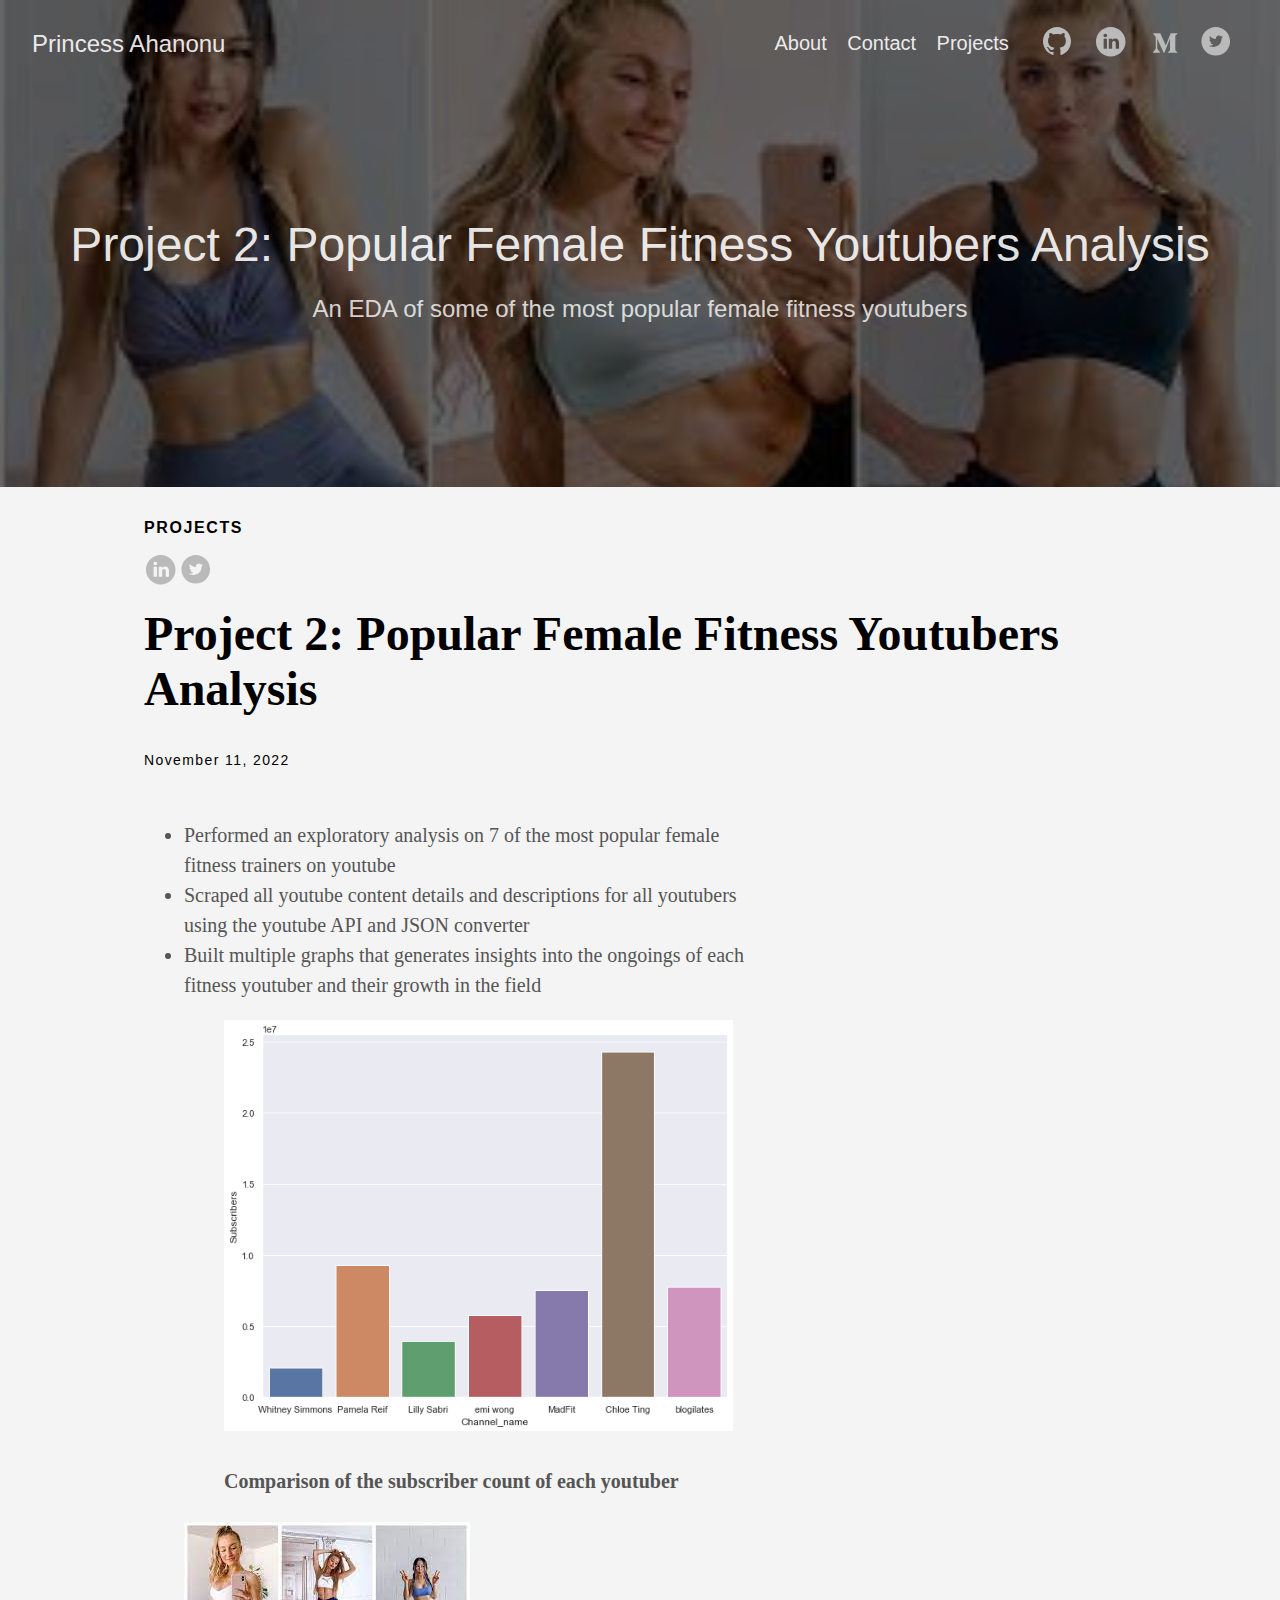
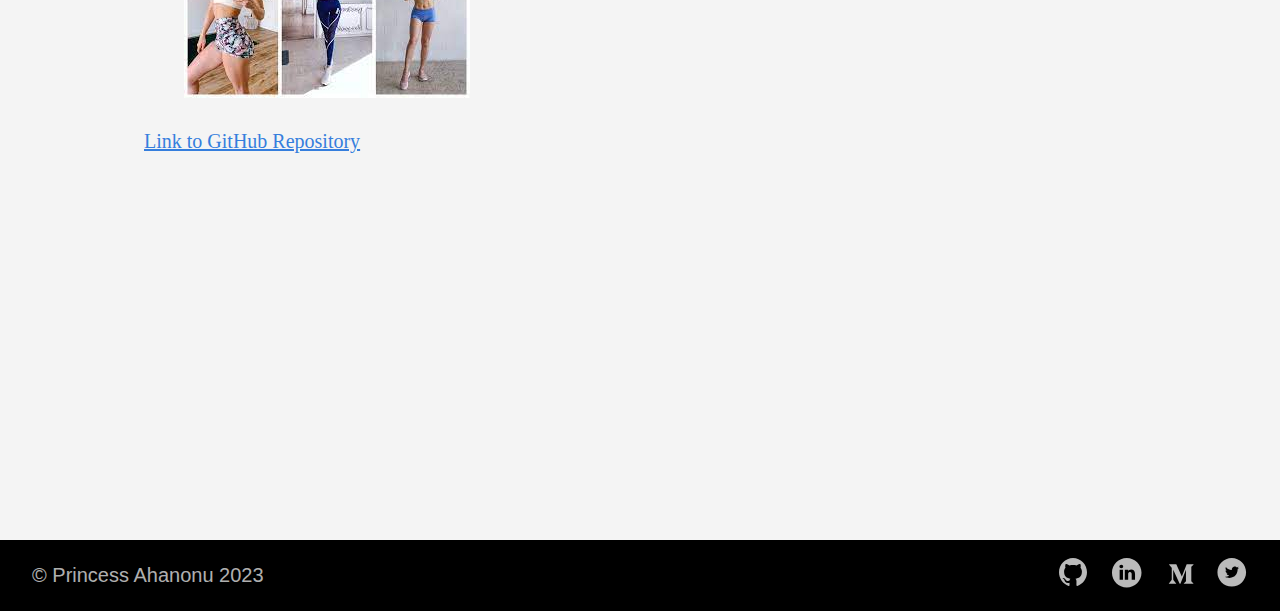
<file: post/project-2/index.html>
<!DOCTYPE html>
<html lang="en-us">
  <head>
    <meta charset="utf-8">
    <meta http-equiv="X-UA-Compatible" content="IE=edge,chrome=1">
    
    <title>Project 2: Popular Female Fitness Youtubers Analysis | Princess Ahanonu</title>
    <meta name="viewport" content="width=device-width,minimum-scale=1">
    <meta name="description" content="An EDA of some of the most popular female fitness youtubers">
    <meta name="generator" content="Hugo 0.109.0">
    
    
    
    
      <meta name="robots" content="noindex, nofollow">
    

    
<link rel="stylesheet" href="https://rou-va.github.io/Princess_Portfolio/ananke/css/main.min.css" >



    
    
    
      

    

    
    
    <meta property="og:title" content="Project 2: Popular Female Fitness Youtubers Analysis" />
<meta property="og:description" content="An EDA of some of the most popular female fitness youtubers" />
<meta property="og:type" content="article" />
<meta property="og:url" content="https://rou-va.github.io/Princess_Portfolio/post/project-2/" /><meta property="article:section" content="post" />
<meta property="article:published_time" content="2022-11-11T11:00:59-04:00" />
<meta property="article:modified_time" content="2022-11-11T11:00:59-04:00" /><meta property="og:site_name" content="Princess Ahanonu" />
<meta itemprop="name" content="Project 2: Popular Female Fitness Youtubers Analysis">
<meta itemprop="description" content="An EDA of some of the most popular female fitness youtubers"><meta itemprop="datePublished" content="2022-11-11T11:00:59-04:00" />
<meta itemprop="dateModified" content="2022-11-11T11:00:59-04:00" />
<meta itemprop="wordCount" content="63">
<meta itemprop="keywords" content="" /><meta name="twitter:card" content="summary"/>
<meta name="twitter:title" content="Project 2: Popular Female Fitness Youtubers Analysis"/>
<meta name="twitter:description" content="An EDA of some of the most popular female fitness youtubers"/>

	
  </head>

  <body class="ma0 avenir bg-near-white">

    
   
  

  
  <header class="cover bg-top" style="background-image: url('https://rou-va.github.io/Princess_Portfolio/images/fitnessyoutubers2.jpg');">
    <div class="bg-black-60">
      <nav class="pv3 ph3 ph4-ns" role="navigation">
  <div class="flex-l justify-between items-center center">
    <a href="https://rou-va.github.io/Princess_Portfolio/" class="f3 fw2 hover-white no-underline white-90 dib">
      
        Princess Ahanonu
      
    </a>
    <div class="flex-l items-center">
      

      
        <ul class="pl0 mr3">
          
          <li class="list f5 f4-ns fw4 dib pr3">
            <a class="hover-white no-underline white-90" href="https://rou-va.github.io/Princess_Portfolio/about/" title="About page">
              About
            </a>
          </li>
          
          <li class="list f5 f4-ns fw4 dib pr3">
            <a class="hover-white no-underline white-90" href="https://rou-va.github.io/Princess_Portfolio/contact/" title="Contact page">
              Contact
            </a>
          </li>
          
          <li class="list f5 f4-ns fw4 dib pr3">
            <a class="hover-white no-underline white-90" href="https://rou-va.github.io/Princess_Portfolio/post/" title="Projects page">
              Projects
            </a>
          </li>
          
        </ul>
      
      
<div class="ananke-socials">
  
    
    <a href="https://github.com/rou-va" target="_blank" rel="noopener" class="github ananke-social-link link-transition stackoverflow link dib z-999 pt3 pt0-l mr1" title="GitHub link" aria-label="follow on GitHub——Opens in a new window">
      
        <span class="icon"><svg style="enable-background:new 0 0 512 512;" version="1.1" viewBox="0 0 512 512"  xml:space="preserve" xmlns="http://www.w3.org/2000/svg" xmlns:xlink="http://www.w3.org/1999/xlink" >
  <path d="M256,32C132.3,32,32,134.8,32,261.7c0,101.5,64.2,187.5,153.2,217.9c11.2,2.1,15.3-5,15.3-11.1   c0-5.5-0.2-19.9-0.3-39.1c-62.3,13.9-75.5-30.8-75.5-30.8c-10.2-26.5-24.9-33.6-24.9-33.6c-20.3-14.3,1.5-14,1.5-14   c22.5,1.6,34.3,23.7,34.3,23.7c20,35.1,52.4,25,65.2,19.1c2-14.8,7.8-25,14.2-30.7c-49.7-5.8-102-25.5-102-113.5   c0-25.1,8.7-45.6,23-61.6c-2.3-5.8-10-29.2,2.2-60.8c0,0,18.8-6.2,61.6,23.5c17.9-5.1,37-7.6,56.1-7.7c19,0.1,38.2,2.6,56.1,7.7   c42.8-29.7,61.5-23.5,61.5-23.5c12.2,31.6,4.5,55,2.2,60.8c14.3,16.1,23,36.6,23,61.6c0,88.2-52.4,107.6-102.3,113.3   c8,7.1,15.2,21.1,15.2,42.5c0,30.7-0.3,55.5-0.3,63c0,6.1,4,13.3,15.4,11C415.9,449.1,480,363.1,480,261.7   C480,134.8,379.7,32,256,32z"/>
</svg>
</span>
      
<span class="new-window"><svg  height="8px"  style="enable-background:new 0 0 1000 1000;" version="1.1" viewBox="0 0 1000 1000"  xml:space="preserve" xmlns="http://www.w3.org/2000/svg" xmlns:xlink="http://www.w3.org/1999/xlink" >
<path d="M598 128h298v298h-86v-152l-418 418-60-60 418-418h-152v-86zM810 810v-298h86v298c0 46-40 86-86 86h-596c-48 0-86-40-86-86v-596c0-46 38-86 86-86h298v86h-298v596h596z" style="fill-rule:evenodd;clip-rule:evenodd;"/>
</svg>
</span></a>
  
    
    <a href="https://www.linkedin.com/in/princess-ahanonu/" target="_blank" rel="noopener" class="linkedin ananke-social-link link-transition stackoverflow link dib z-999 pt3 pt0-l mr1" title="LinkedIn link" aria-label="follow on LinkedIn——Opens in a new window">
      
        <span class="icon"><svg style="enable-background:new 0 0 65 65;" version="1.1" viewBox="0 0 65 65"  xml:space="preserve" xmlns="http://www.w3.org/2000/svg" xmlns:xlink="http://www.w3.org/1999/xlink">
  <path d="M50.837,48.137V36.425c0-6.275-3.35-9.195-7.816-9.195  c-3.604,0-5.219,1.983-6.119,3.374V27.71h-6.79c0.09,1.917,0,20.427,0,20.427h6.79V36.729c0-0.609,0.044-1.219,0.224-1.655  c0.49-1.22,1.607-2.483,3.482-2.483c2.458,0,3.44,1.873,3.44,4.618v10.929H50.837z M22.959,24.922c2.367,0,3.842-1.57,3.842-3.531  c-0.044-2.003-1.475-3.528-3.797-3.528s-3.841,1.524-3.841,3.528c0,1.961,1.474,3.531,3.753,3.531H22.959z M34,64  C17.432,64,4,50.568,4,34C4,17.431,17.432,4,34,4s30,13.431,30,30C64,50.568,50.568,64,34,64z M26.354,48.137V27.71h-6.789v20.427  H26.354z" style="fill-rule:evenodd;clip-rule:evenodd;"/>
</svg>
</span>
      
<span class="new-window"><svg  height="8px"  style="enable-background:new 0 0 1000 1000;" version="1.1" viewBox="0 0 1000 1000"  xml:space="preserve" xmlns="http://www.w3.org/2000/svg" xmlns:xlink="http://www.w3.org/1999/xlink" >
<path d="M598 128h298v298h-86v-152l-418 418-60-60 418-418h-152v-86zM810 810v-298h86v298c0 46-40 86-86 86h-596c-48 0-86-40-86-86v-596c0-46 38-86 86-86h298v86h-298v596h596z" style="fill-rule:evenodd;clip-rule:evenodd;"/>
</svg>
</span></a>
  
    
    <a href="https://medium.com/@ahanonuprincess1" target="_blank" rel="noopener" class="medium ananke-social-link link-transition stackoverflow link dib z-999 pt3 pt0-l mr1" title="Medium link" aria-label="follow on Medium——Opens in a new window">
      
        <span class="icon"><svg style="enable-background:new 0 0 170 170;" version="1.1" viewBox="0 0 170 170"  xml:space="preserve" xmlns="http://www.w3.org/2000/svg" xmlns:xlink="http://www.w3.org/1999/xlink" >
<path d="M46.5340803,65.2157554 C46.6968378,63.6076572 46.0836,62.018231 44.8828198,60.93592 L32.6512605,46.2010582 L32.6512605,44 L70.6302521,44 L99.9859944,108.380952 L125.794585,44 L162,44 L162,46.2010582 L151.542017,56.2281011 C150.640424,56.9153477 150.193188,58.0448862 150.380019,59.1628454 L150.380019,132.837155 C150.193188,133.955114 150.640424,135.084652 151.542017,135.771899 L161.755369,145.798942 L161.755369,148 L110.38282,148 L110.38282,145.798942 L120.963119,135.527337 C122.002801,134.487948 122.002801,134.182246 122.002801,132.592593 L122.002801,73.0417402 L92.585901,147.755438 L88.6106443,147.755438 L54.3622782,73.0417402 L54.3622782,123.115814 C54.0767278,125.221069 54.7759199,127.3406 56.2581699,128.863022 L70.0186741,145.55438 L70.0186741,147.755438 L31,147.755438 L31,145.55438 L44.7605042,128.863022 C46.2319621,127.338076 46.8903838,125.204485 46.5340803,123.115814 L46.5340803,65.2157554 Z" style="fill-rule:evenodd;clip-rule:evenodd;"/>
</svg>
</span>
      
<span class="new-window"><svg  height="8px"  style="enable-background:new 0 0 1000 1000;" version="1.1" viewBox="0 0 1000 1000"  xml:space="preserve" xmlns="http://www.w3.org/2000/svg" xmlns:xlink="http://www.w3.org/1999/xlink" >
<path d="M598 128h298v298h-86v-152l-418 418-60-60 418-418h-152v-86zM810 810v-298h86v298c0 46-40 86-86 86h-596c-48 0-86-40-86-86v-596c0-46 38-86 86-86h298v86h-298v596h596z" style="fill-rule:evenodd;clip-rule:evenodd;"/>
</svg>
</span></a>
  
    
    <a href="https://twitter.com/princess2476" target="_blank" rel="noopener" class="twitter ananke-social-link link-transition stackoverflow link dib z-999 pt3 pt0-l mr1" title="Twitter link" aria-label="follow on Twitter——Opens in a new window">
      
        <span class="icon"><svg style="enable-background:new 0 0 67 67;" version="1.1" viewBox="0 0 67 67"  xml:space="preserve" xmlns="http://www.w3.org/2000/svg" xmlns:xlink="http://www.w3.org/1999/xlink"><path d="M37.167,22.283c-2.619,0.953-4.274,3.411-4.086,6.101  l0.063,1.038l-1.048-0.127c-3.813-0.487-7.145-2.139-9.974-4.915l-1.383-1.377l-0.356,1.017c-0.754,2.267-0.272,4.661,1.299,6.271  c0.838,0.89,0.649,1.017-0.796,0.487c-0.503-0.169-0.943-0.296-0.985-0.233c-0.146,0.149,0.356,2.076,0.754,2.839  c0.545,1.06,1.655,2.097,2.871,2.712l1.027,0.487l-1.215,0.021c-1.173,0-1.215,0.021-1.089,0.467  c0.419,1.377,2.074,2.839,3.918,3.475l1.299,0.444l-1.131,0.678c-1.676,0.976-3.646,1.526-5.616,1.568  C19.775,43.256,19,43.341,19,43.405c0,0.211,2.557,1.397,4.044,1.864c4.463,1.377,9.765,0.783,13.746-1.568  c2.829-1.673,5.657-5,6.978-8.221c0.713-1.716,1.425-4.851,1.425-6.354c0-0.975,0.063-1.102,1.236-2.267  c0.692-0.678,1.341-1.419,1.467-1.631c0.21-0.403,0.188-0.403-0.88-0.043c-1.781,0.636-2.033,0.551-1.152-0.402  c0.649-0.678,1.425-1.907,1.425-2.267c0-0.063-0.314,0.042-0.671,0.233c-0.377,0.212-1.215,0.53-1.844,0.72l-1.131,0.361l-1.027-0.7  c-0.566-0.381-1.361-0.805-1.781-0.932C39.766,21.902,38.131,21.944,37.167,22.283z M33,64C16.432,64,3,50.569,3,34S16.432,4,33,4  s30,13.431,30,30S49.568,64,33,64z" style="fill-rule:evenodd;clip-rule:evenodd;"/></svg>
</span>
      
<span class="new-window"><svg  height="8px"  style="enable-background:new 0 0 1000 1000;" version="1.1" viewBox="0 0 1000 1000"  xml:space="preserve" xmlns="http://www.w3.org/2000/svg" xmlns:xlink="http://www.w3.org/1999/xlink" >
<path d="M598 128h298v298h-86v-152l-418 418-60-60 418-418h-152v-86zM810 810v-298h86v298c0 46-40 86-86 86h-596c-48 0-86-40-86-86v-596c0-46 38-86 86-86h298v86h-298v596h596z" style="fill-rule:evenodd;clip-rule:evenodd;"/>
</svg>
</span></a>
  
</div>

    </div>
  </div>
</nav>

      <div class="tc-l pv6 ph3 ph4-ns">
        
          <div class="f2 f1-l fw2 white-90 mb0 lh-title">Project 2: Popular Female Fitness Youtubers Analysis</div>
          
            <div class="fw1 f5 f3-l white-80 measure-wide-l center lh-copy mt3 mb4">
              An EDA of some of the most popular female fitness youtubers
            </div>
          
        
      </div>
    </div>
  </header>



    <main class="pb7" role="main">
      
  
  <article class="flex-l flex-wrap justify-between mw8 center ph3">
    <header class="mt4 w-100">
      <aside class="instapaper_ignoref b helvetica tracked">
          
        PROJECTS
      </aside>
      










  <div id="sharing" class="mt3 ananke-socials">
    
      
      <a href="https://www.linkedin.com/shareArticle?mini=true&amp;url=https://rou-va.github.io/Princess_Portfolio/post/project-2/&amp;title=Project%202:%20Popular%20Female%20Fitness%20Youtubers%20Analysis" class="ananke-social-link linkedin no-underline" aria-label="share on LinkedIn">
        
        <span class="icon"> <svg style="enable-background:new 0 0 65 65;" version="1.1" viewBox="0 0 65 65"  xml:space="preserve" xmlns="http://www.w3.org/2000/svg" xmlns:xlink="http://www.w3.org/1999/xlink">
  <path d="M50.837,48.137V36.425c0-6.275-3.35-9.195-7.816-9.195  c-3.604,0-5.219,1.983-6.119,3.374V27.71h-6.79c0.09,1.917,0,20.427,0,20.427h6.79V36.729c0-0.609,0.044-1.219,0.224-1.655  c0.49-1.22,1.607-2.483,3.482-2.483c2.458,0,3.44,1.873,3.44,4.618v10.929H50.837z M22.959,24.922c2.367,0,3.842-1.57,3.842-3.531  c-0.044-2.003-1.475-3.528-3.797-3.528s-3.841,1.524-3.841,3.528c0,1.961,1.474,3.531,3.753,3.531H22.959z M34,64  C17.432,64,4,50.568,4,34C4,17.431,17.432,4,34,4s30,13.431,30,30C64,50.568,50.568,64,34,64z M26.354,48.137V27.71h-6.789v20.427  H26.354z" style="fill-rule:evenodd;clip-rule:evenodd;"/>
</svg>
</span>
        
      </a>
    
      
      <a href="https://twitter.com/share?url=https://rou-va.github.io/Princess_Portfolio/post/project-2/&amp;text=Project%202:%20Popular%20Female%20Fitness%20Youtubers%20Analysis" class="ananke-social-link twitter no-underline" aria-label="share on Twitter">
        
        <span class="icon"> <svg style="enable-background:new 0 0 67 67;" version="1.1" viewBox="0 0 67 67"  xml:space="preserve" xmlns="http://www.w3.org/2000/svg" xmlns:xlink="http://www.w3.org/1999/xlink"><path d="M37.167,22.283c-2.619,0.953-4.274,3.411-4.086,6.101  l0.063,1.038l-1.048-0.127c-3.813-0.487-7.145-2.139-9.974-4.915l-1.383-1.377l-0.356,1.017c-0.754,2.267-0.272,4.661,1.299,6.271  c0.838,0.89,0.649,1.017-0.796,0.487c-0.503-0.169-0.943-0.296-0.985-0.233c-0.146,0.149,0.356,2.076,0.754,2.839  c0.545,1.06,1.655,2.097,2.871,2.712l1.027,0.487l-1.215,0.021c-1.173,0-1.215,0.021-1.089,0.467  c0.419,1.377,2.074,2.839,3.918,3.475l1.299,0.444l-1.131,0.678c-1.676,0.976-3.646,1.526-5.616,1.568  C19.775,43.256,19,43.341,19,43.405c0,0.211,2.557,1.397,4.044,1.864c4.463,1.377,9.765,0.783,13.746-1.568  c2.829-1.673,5.657-5,6.978-8.221c0.713-1.716,1.425-4.851,1.425-6.354c0-0.975,0.063-1.102,1.236-2.267  c0.692-0.678,1.341-1.419,1.467-1.631c0.21-0.403,0.188-0.403-0.88-0.043c-1.781,0.636-2.033,0.551-1.152-0.402  c0.649-0.678,1.425-1.907,1.425-2.267c0-0.063-0.314,0.042-0.671,0.233c-0.377,0.212-1.215,0.53-1.844,0.72l-1.131,0.361l-1.027-0.7  c-0.566-0.381-1.361-0.805-1.781-0.932C39.766,21.902,38.131,21.944,37.167,22.283z M33,64C16.432,64,3,50.569,3,34S16.432,4,33,4  s30,13.431,30,30S49.568,64,33,64z" style="fill-rule:evenodd;clip-rule:evenodd;"/></svg>
</span>
        
      </a>
    
  </div>


      <h1 class="f1 athelas mt3 mb1">Project 2: Popular Female Fitness Youtubers Analysis</h1>
      
      
      
      <time class="f6 mv4 dib tracked" datetime="2022-11-11T11:00:59-04:00">November 11, 2022</time>
      

      
      
    </header>
    <div class="nested-copy-line-height lh-copy serif f4 nested-links mid-gray pr4-l w-two-thirds-l"><ul>
<li>Performed an exploratory analysis on 7 of the most popular female fitness trainers on youtube</li>
<li>Scraped all youtube content details and descriptions for all youtubers using the youtube API and JSON converter</li>
<li>Built multiple graphs that generates insights into the ongoings of each fitness youtuber and their growth in the field
<figure><img src="https://rou-va.github.io/Princess_Portfolio/images/fitness1.png"/><figcaption>
            <h4>Comparison of the subscriber count of each youtuber</h4>
        </figcaption>
</figure>
</li>
</ul>
<figure><img src="https://rou-va.github.io/Princess_Portfolio/images/fitnessyoutubers1.jpg"/>
</figure>

<p><a href="https://github.com/rou-va/Popular-Female-Fitness-Youtubers-Analysis">Link to GitHub Repository</a></p>
<ul class="pa0">
  
</ul>
<div class="mt6 instapaper_ignoref">
      
      
      </div>
    </div>

    <aside class="w-30-l mt6-l">




</aside>

  </article>

    </main>
    <footer class="bg-black bottom-0 w-100 pa3" role="contentinfo">
  <div class="flex justify-between">
  <a class="f4 fw4 hover-white no-underline white-70 dn dib-ns pv2 ph3" href="https://rou-va.github.io/Princess_Portfolio/" >
    &copy;  Princess Ahanonu 2023 
  </a>
    <div>
<div class="ananke-socials">
  
    
    <a href="https://github.com/rou-va" target="_blank" rel="noopener" class="github ananke-social-link link-transition stackoverflow link dib z-999 pt3 pt0-l mr1" title="GitHub link" aria-label="follow on GitHub——Opens in a new window">
      
        <span class="icon"><svg style="enable-background:new 0 0 512 512;" version="1.1" viewBox="0 0 512 512"  xml:space="preserve" xmlns="http://www.w3.org/2000/svg" xmlns:xlink="http://www.w3.org/1999/xlink" >
  <path d="M256,32C132.3,32,32,134.8,32,261.7c0,101.5,64.2,187.5,153.2,217.9c11.2,2.1,15.3-5,15.3-11.1   c0-5.5-0.2-19.9-0.3-39.1c-62.3,13.9-75.5-30.8-75.5-30.8c-10.2-26.5-24.9-33.6-24.9-33.6c-20.3-14.3,1.5-14,1.5-14   c22.5,1.6,34.3,23.7,34.3,23.7c20,35.1,52.4,25,65.2,19.1c2-14.8,7.8-25,14.2-30.7c-49.7-5.8-102-25.5-102-113.5   c0-25.1,8.7-45.6,23-61.6c-2.3-5.8-10-29.2,2.2-60.8c0,0,18.8-6.2,61.6,23.5c17.9-5.1,37-7.6,56.1-7.7c19,0.1,38.2,2.6,56.1,7.7   c42.8-29.7,61.5-23.5,61.5-23.5c12.2,31.6,4.5,55,2.2,60.8c14.3,16.1,23,36.6,23,61.6c0,88.2-52.4,107.6-102.3,113.3   c8,7.1,15.2,21.1,15.2,42.5c0,30.7-0.3,55.5-0.3,63c0,6.1,4,13.3,15.4,11C415.9,449.1,480,363.1,480,261.7   C480,134.8,379.7,32,256,32z"/>
</svg>
</span>
      
<span class="new-window"><svg  height="8px"  style="enable-background:new 0 0 1000 1000;" version="1.1" viewBox="0 0 1000 1000"  xml:space="preserve" xmlns="http://www.w3.org/2000/svg" xmlns:xlink="http://www.w3.org/1999/xlink" >
<path d="M598 128h298v298h-86v-152l-418 418-60-60 418-418h-152v-86zM810 810v-298h86v298c0 46-40 86-86 86h-596c-48 0-86-40-86-86v-596c0-46 38-86 86-86h298v86h-298v596h596z" style="fill-rule:evenodd;clip-rule:evenodd;"/>
</svg>
</span></a>
  
    
    <a href="https://www.linkedin.com/in/princess-ahanonu/" target="_blank" rel="noopener" class="linkedin ananke-social-link link-transition stackoverflow link dib z-999 pt3 pt0-l mr1" title="LinkedIn link" aria-label="follow on LinkedIn——Opens in a new window">
      
        <span class="icon"><svg style="enable-background:new 0 0 65 65;" version="1.1" viewBox="0 0 65 65"  xml:space="preserve" xmlns="http://www.w3.org/2000/svg" xmlns:xlink="http://www.w3.org/1999/xlink">
  <path d="M50.837,48.137V36.425c0-6.275-3.35-9.195-7.816-9.195  c-3.604,0-5.219,1.983-6.119,3.374V27.71h-6.79c0.09,1.917,0,20.427,0,20.427h6.79V36.729c0-0.609,0.044-1.219,0.224-1.655  c0.49-1.22,1.607-2.483,3.482-2.483c2.458,0,3.44,1.873,3.44,4.618v10.929H50.837z M22.959,24.922c2.367,0,3.842-1.57,3.842-3.531  c-0.044-2.003-1.475-3.528-3.797-3.528s-3.841,1.524-3.841,3.528c0,1.961,1.474,3.531,3.753,3.531H22.959z M34,64  C17.432,64,4,50.568,4,34C4,17.431,17.432,4,34,4s30,13.431,30,30C64,50.568,50.568,64,34,64z M26.354,48.137V27.71h-6.789v20.427  H26.354z" style="fill-rule:evenodd;clip-rule:evenodd;"/>
</svg>
</span>
      
<span class="new-window"><svg  height="8px"  style="enable-background:new 0 0 1000 1000;" version="1.1" viewBox="0 0 1000 1000"  xml:space="preserve" xmlns="http://www.w3.org/2000/svg" xmlns:xlink="http://www.w3.org/1999/xlink" >
<path d="M598 128h298v298h-86v-152l-418 418-60-60 418-418h-152v-86zM810 810v-298h86v298c0 46-40 86-86 86h-596c-48 0-86-40-86-86v-596c0-46 38-86 86-86h298v86h-298v596h596z" style="fill-rule:evenodd;clip-rule:evenodd;"/>
</svg>
</span></a>
  
    
    <a href="https://medium.com/@ahanonuprincess1" target="_blank" rel="noopener" class="medium ananke-social-link link-transition stackoverflow link dib z-999 pt3 pt0-l mr1" title="Medium link" aria-label="follow on Medium——Opens in a new window">
      
        <span class="icon"><svg style="enable-background:new 0 0 170 170;" version="1.1" viewBox="0 0 170 170"  xml:space="preserve" xmlns="http://www.w3.org/2000/svg" xmlns:xlink="http://www.w3.org/1999/xlink" >
<path d="M46.5340803,65.2157554 C46.6968378,63.6076572 46.0836,62.018231 44.8828198,60.93592 L32.6512605,46.2010582 L32.6512605,44 L70.6302521,44 L99.9859944,108.380952 L125.794585,44 L162,44 L162,46.2010582 L151.542017,56.2281011 C150.640424,56.9153477 150.193188,58.0448862 150.380019,59.1628454 L150.380019,132.837155 C150.193188,133.955114 150.640424,135.084652 151.542017,135.771899 L161.755369,145.798942 L161.755369,148 L110.38282,148 L110.38282,145.798942 L120.963119,135.527337 C122.002801,134.487948 122.002801,134.182246 122.002801,132.592593 L122.002801,73.0417402 L92.585901,147.755438 L88.6106443,147.755438 L54.3622782,73.0417402 L54.3622782,123.115814 C54.0767278,125.221069 54.7759199,127.3406 56.2581699,128.863022 L70.0186741,145.55438 L70.0186741,147.755438 L31,147.755438 L31,145.55438 L44.7605042,128.863022 C46.2319621,127.338076 46.8903838,125.204485 46.5340803,123.115814 L46.5340803,65.2157554 Z" style="fill-rule:evenodd;clip-rule:evenodd;"/>
</svg>
</span>
      
<span class="new-window"><svg  height="8px"  style="enable-background:new 0 0 1000 1000;" version="1.1" viewBox="0 0 1000 1000"  xml:space="preserve" xmlns="http://www.w3.org/2000/svg" xmlns:xlink="http://www.w3.org/1999/xlink" >
<path d="M598 128h298v298h-86v-152l-418 418-60-60 418-418h-152v-86zM810 810v-298h86v298c0 46-40 86-86 86h-596c-48 0-86-40-86-86v-596c0-46 38-86 86-86h298v86h-298v596h596z" style="fill-rule:evenodd;clip-rule:evenodd;"/>
</svg>
</span></a>
  
    
    <a href="https://twitter.com/princess2476" target="_blank" rel="noopener" class="twitter ananke-social-link link-transition stackoverflow link dib z-999 pt3 pt0-l mr1" title="Twitter link" aria-label="follow on Twitter——Opens in a new window">
      
        <span class="icon"><svg style="enable-background:new 0 0 67 67;" version="1.1" viewBox="0 0 67 67"  xml:space="preserve" xmlns="http://www.w3.org/2000/svg" xmlns:xlink="http://www.w3.org/1999/xlink"><path d="M37.167,22.283c-2.619,0.953-4.274,3.411-4.086,6.101  l0.063,1.038l-1.048-0.127c-3.813-0.487-7.145-2.139-9.974-4.915l-1.383-1.377l-0.356,1.017c-0.754,2.267-0.272,4.661,1.299,6.271  c0.838,0.89,0.649,1.017-0.796,0.487c-0.503-0.169-0.943-0.296-0.985-0.233c-0.146,0.149,0.356,2.076,0.754,2.839  c0.545,1.06,1.655,2.097,2.871,2.712l1.027,0.487l-1.215,0.021c-1.173,0-1.215,0.021-1.089,0.467  c0.419,1.377,2.074,2.839,3.918,3.475l1.299,0.444l-1.131,0.678c-1.676,0.976-3.646,1.526-5.616,1.568  C19.775,43.256,19,43.341,19,43.405c0,0.211,2.557,1.397,4.044,1.864c4.463,1.377,9.765,0.783,13.746-1.568  c2.829-1.673,5.657-5,6.978-8.221c0.713-1.716,1.425-4.851,1.425-6.354c0-0.975,0.063-1.102,1.236-2.267  c0.692-0.678,1.341-1.419,1.467-1.631c0.21-0.403,0.188-0.403-0.88-0.043c-1.781,0.636-2.033,0.551-1.152-0.402  c0.649-0.678,1.425-1.907,1.425-2.267c0-0.063-0.314,0.042-0.671,0.233c-0.377,0.212-1.215,0.53-1.844,0.72l-1.131,0.361l-1.027-0.7  c-0.566-0.381-1.361-0.805-1.781-0.932C39.766,21.902,38.131,21.944,37.167,22.283z M33,64C16.432,64,3,50.569,3,34S16.432,4,33,4  s30,13.431,30,30S49.568,64,33,64z" style="fill-rule:evenodd;clip-rule:evenodd;"/></svg>
</span>
      
<span class="new-window"><svg  height="8px"  style="enable-background:new 0 0 1000 1000;" version="1.1" viewBox="0 0 1000 1000"  xml:space="preserve" xmlns="http://www.w3.org/2000/svg" xmlns:xlink="http://www.w3.org/1999/xlink" >
<path d="M598 128h298v298h-86v-152l-418 418-60-60 418-418h-152v-86zM810 810v-298h86v298c0 46-40 86-86 86h-596c-48 0-86-40-86-86v-596c0-46 38-86 86-86h298v86h-298v596h596z" style="fill-rule:evenodd;clip-rule:evenodd;"/>
</svg>
</span></a>
  
</div>
</div>
  </div>
</footer>

  </body>
</html>
</file>
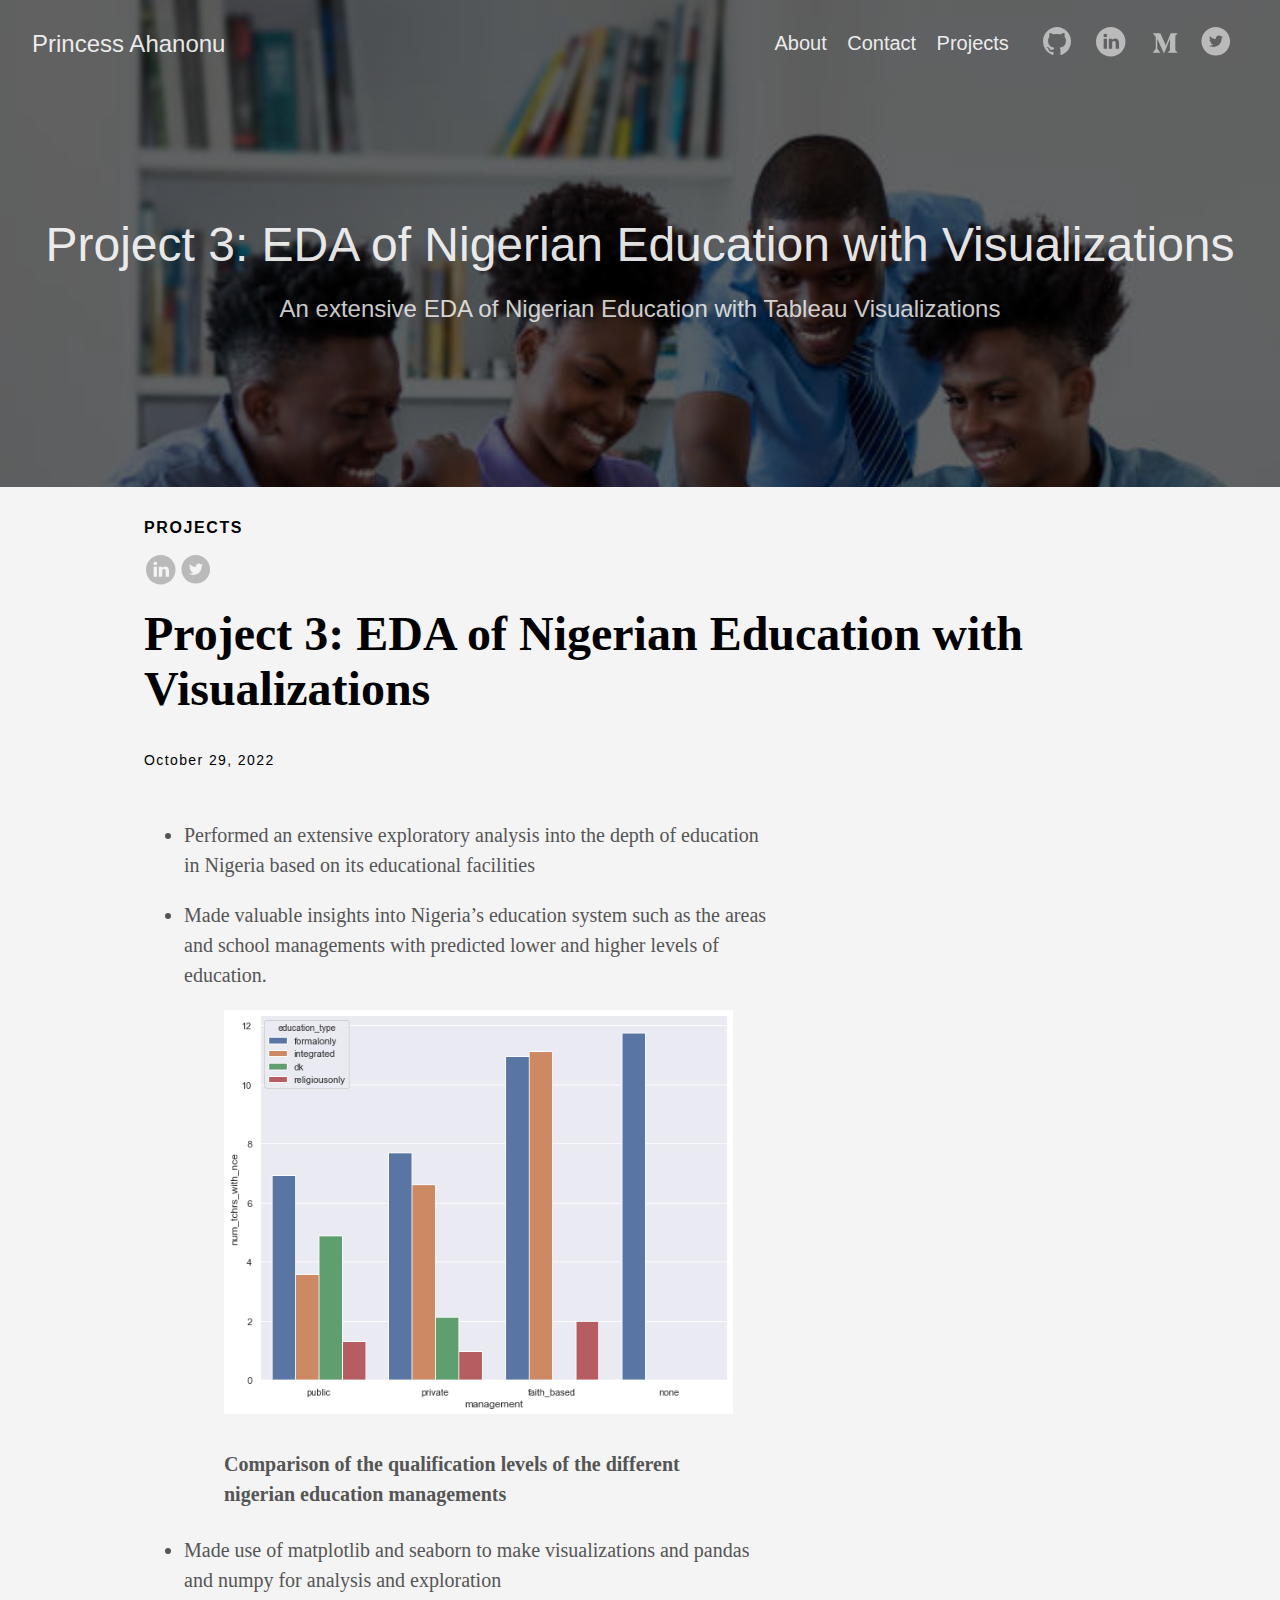
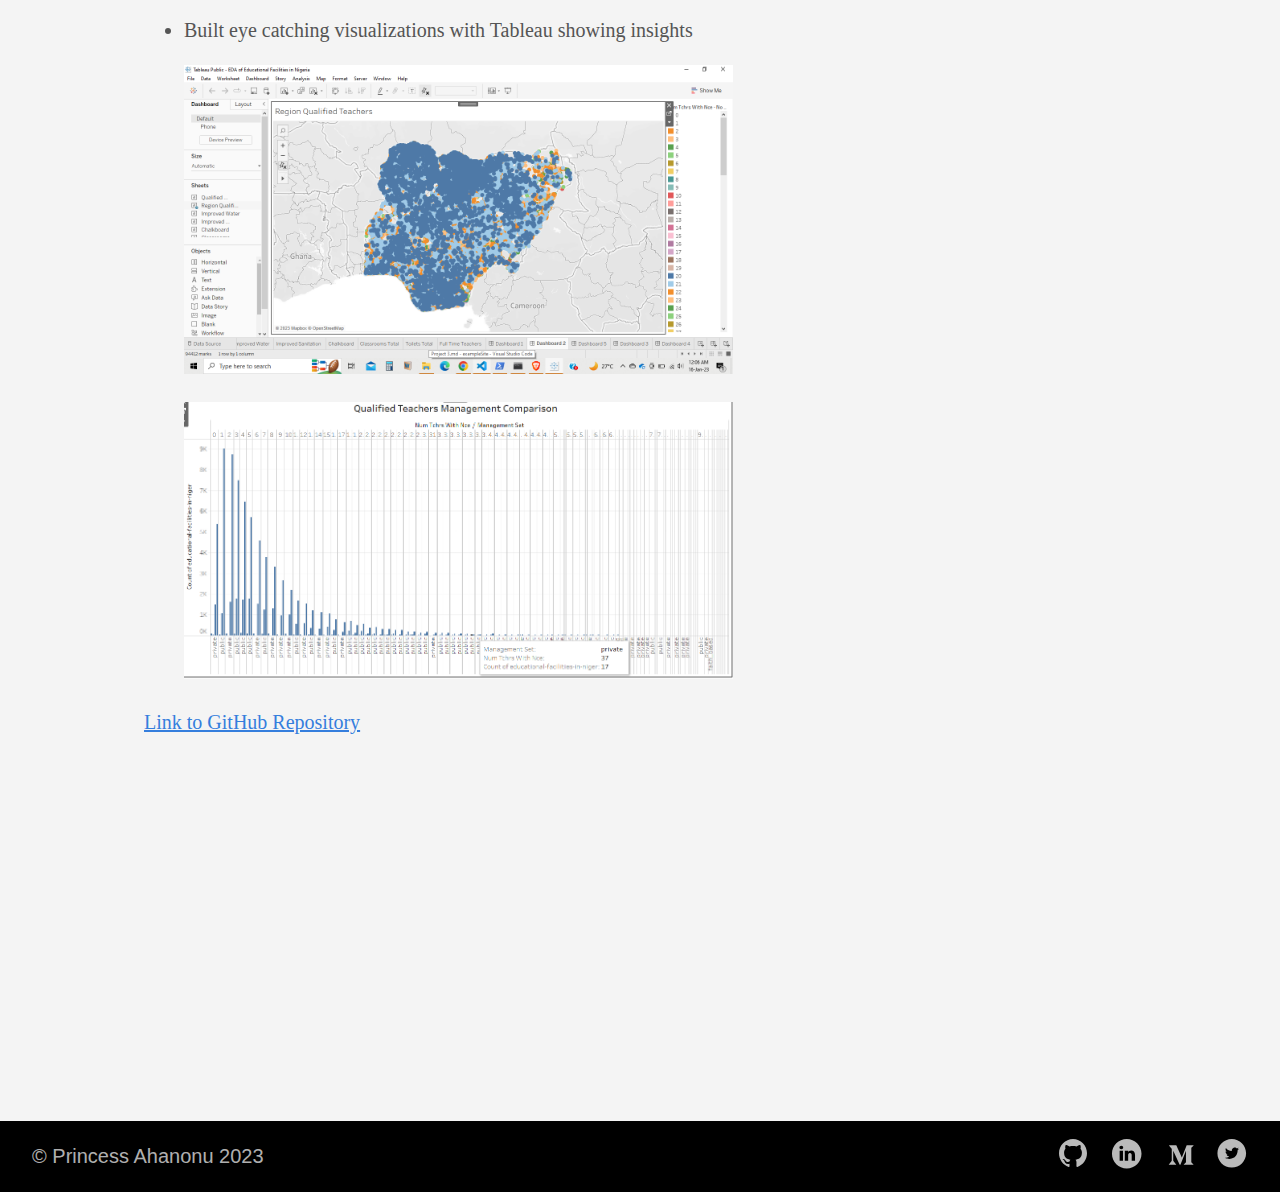
<file: post/project-3/index.html>
<!DOCTYPE html>
<html lang="en-us">
  <head>
    <meta charset="utf-8">
    <meta http-equiv="X-UA-Compatible" content="IE=edge,chrome=1">
    
    <title>Project 3: EDA of Nigerian Education with Visualizations | Princess Ahanonu</title>
    <meta name="viewport" content="width=device-width,minimum-scale=1">
    <meta name="description" content="An extensive EDA of Nigerian Education with Tableau Visualizations">
    <meta name="generator" content="Hugo 0.109.0">
    
    
    
    
      <meta name="robots" content="noindex, nofollow">
    

    
<link rel="stylesheet" href="https://rou-va.github.io/Princess_Portfolio/ananke/css/main.min.css" >



    
    
    
      

    

    
    
    <meta property="og:title" content="Project 3: EDA of Nigerian Education with Visualizations" />
<meta property="og:description" content="An extensive EDA of Nigerian Education with Tableau Visualizations" />
<meta property="og:type" content="article" />
<meta property="og:url" content="https://rou-va.github.io/Princess_Portfolio/post/project-3/" /><meta property="article:section" content="post" />
<meta property="article:published_time" content="2022-10-29T11:13:32-04:00" />
<meta property="article:modified_time" content="2022-10-29T11:13:32-04:00" /><meta property="og:site_name" content="Princess Ahanonu" />
<meta itemprop="name" content="Project 3: EDA of Nigerian Education with Visualizations">
<meta itemprop="description" content="An extensive EDA of Nigerian Education with Tableau Visualizations"><meta itemprop="datePublished" content="2022-10-29T11:13:32-04:00" />
<meta itemprop="dateModified" content="2022-10-29T11:13:32-04:00" />
<meta itemprop="wordCount" content="79">
<meta itemprop="keywords" content="" /><meta name="twitter:card" content="summary"/>
<meta name="twitter:title" content="Project 3: EDA of Nigerian Education with Visualizations"/>
<meta name="twitter:description" content="An extensive EDA of Nigerian Education with Tableau Visualizations"/>

	
  </head>

  <body class="ma0 avenir bg-near-white">

    
   
  

  
  <header class="cover bg-top" style="background-image: url('https://rou-va.github.io/Princess_Portfolio/images/nigerianedu.jpg');">
    <div class="bg-black-60">
      <nav class="pv3 ph3 ph4-ns" role="navigation">
  <div class="flex-l justify-between items-center center">
    <a href="https://rou-va.github.io/Princess_Portfolio/" class="f3 fw2 hover-white no-underline white-90 dib">
      
        Princess Ahanonu
      
    </a>
    <div class="flex-l items-center">
      

      
        <ul class="pl0 mr3">
          
          <li class="list f5 f4-ns fw4 dib pr3">
            <a class="hover-white no-underline white-90" href="https://rou-va.github.io/Princess_Portfolio/about/" title="About page">
              About
            </a>
          </li>
          
          <li class="list f5 f4-ns fw4 dib pr3">
            <a class="hover-white no-underline white-90" href="https://rou-va.github.io/Princess_Portfolio/contact/" title="Contact page">
              Contact
            </a>
          </li>
          
          <li class="list f5 f4-ns fw4 dib pr3">
            <a class="hover-white no-underline white-90" href="https://rou-va.github.io/Princess_Portfolio/post/" title="Projects page">
              Projects
            </a>
          </li>
          
        </ul>
      
      
<div class="ananke-socials">
  
    
    <a href="https://github.com/rou-va" target="_blank" rel="noopener" class="github ananke-social-link link-transition stackoverflow link dib z-999 pt3 pt0-l mr1" title="GitHub link" aria-label="follow on GitHub——Opens in a new window">
      
        <span class="icon"><svg style="enable-background:new 0 0 512 512;" version="1.1" viewBox="0 0 512 512"  xml:space="preserve" xmlns="http://www.w3.org/2000/svg" xmlns:xlink="http://www.w3.org/1999/xlink" >
  <path d="M256,32C132.3,32,32,134.8,32,261.7c0,101.5,64.2,187.5,153.2,217.9c11.2,2.1,15.3-5,15.3-11.1   c0-5.5-0.2-19.9-0.3-39.1c-62.3,13.9-75.5-30.8-75.5-30.8c-10.2-26.5-24.9-33.6-24.9-33.6c-20.3-14.3,1.5-14,1.5-14   c22.5,1.6,34.3,23.7,34.3,23.7c20,35.1,52.4,25,65.2,19.1c2-14.8,7.8-25,14.2-30.7c-49.7-5.8-102-25.5-102-113.5   c0-25.1,8.7-45.6,23-61.6c-2.3-5.8-10-29.2,2.2-60.8c0,0,18.8-6.2,61.6,23.5c17.9-5.1,37-7.6,56.1-7.7c19,0.1,38.2,2.6,56.1,7.7   c42.8-29.7,61.5-23.5,61.5-23.5c12.2,31.6,4.5,55,2.2,60.8c14.3,16.1,23,36.6,23,61.6c0,88.2-52.4,107.6-102.3,113.3   c8,7.1,15.2,21.1,15.2,42.5c0,30.7-0.3,55.5-0.3,63c0,6.1,4,13.3,15.4,11C415.9,449.1,480,363.1,480,261.7   C480,134.8,379.7,32,256,32z"/>
</svg>
</span>
      
<span class="new-window"><svg  height="8px"  style="enable-background:new 0 0 1000 1000;" version="1.1" viewBox="0 0 1000 1000"  xml:space="preserve" xmlns="http://www.w3.org/2000/svg" xmlns:xlink="http://www.w3.org/1999/xlink" >
<path d="M598 128h298v298h-86v-152l-418 418-60-60 418-418h-152v-86zM810 810v-298h86v298c0 46-40 86-86 86h-596c-48 0-86-40-86-86v-596c0-46 38-86 86-86h298v86h-298v596h596z" style="fill-rule:evenodd;clip-rule:evenodd;"/>
</svg>
</span></a>
  
    
    <a href="https://www.linkedin.com/in/princess-ahanonu/" target="_blank" rel="noopener" class="linkedin ananke-social-link link-transition stackoverflow link dib z-999 pt3 pt0-l mr1" title="LinkedIn link" aria-label="follow on LinkedIn——Opens in a new window">
      
        <span class="icon"><svg style="enable-background:new 0 0 65 65;" version="1.1" viewBox="0 0 65 65"  xml:space="preserve" xmlns="http://www.w3.org/2000/svg" xmlns:xlink="http://www.w3.org/1999/xlink">
  <path d="M50.837,48.137V36.425c0-6.275-3.35-9.195-7.816-9.195  c-3.604,0-5.219,1.983-6.119,3.374V27.71h-6.79c0.09,1.917,0,20.427,0,20.427h6.79V36.729c0-0.609,0.044-1.219,0.224-1.655  c0.49-1.22,1.607-2.483,3.482-2.483c2.458,0,3.44,1.873,3.44,4.618v10.929H50.837z M22.959,24.922c2.367,0,3.842-1.57,3.842-3.531  c-0.044-2.003-1.475-3.528-3.797-3.528s-3.841,1.524-3.841,3.528c0,1.961,1.474,3.531,3.753,3.531H22.959z M34,64  C17.432,64,4,50.568,4,34C4,17.431,17.432,4,34,4s30,13.431,30,30C64,50.568,50.568,64,34,64z M26.354,48.137V27.71h-6.789v20.427  H26.354z" style="fill-rule:evenodd;clip-rule:evenodd;"/>
</svg>
</span>
      
<span class="new-window"><svg  height="8px"  style="enable-background:new 0 0 1000 1000;" version="1.1" viewBox="0 0 1000 1000"  xml:space="preserve" xmlns="http://www.w3.org/2000/svg" xmlns:xlink="http://www.w3.org/1999/xlink" >
<path d="M598 128h298v298h-86v-152l-418 418-60-60 418-418h-152v-86zM810 810v-298h86v298c0 46-40 86-86 86h-596c-48 0-86-40-86-86v-596c0-46 38-86 86-86h298v86h-298v596h596z" style="fill-rule:evenodd;clip-rule:evenodd;"/>
</svg>
</span></a>
  
    
    <a href="https://medium.com/@ahanonuprincess1" target="_blank" rel="noopener" class="medium ananke-social-link link-transition stackoverflow link dib z-999 pt3 pt0-l mr1" title="Medium link" aria-label="follow on Medium——Opens in a new window">
      
        <span class="icon"><svg style="enable-background:new 0 0 170 170;" version="1.1" viewBox="0 0 170 170"  xml:space="preserve" xmlns="http://www.w3.org/2000/svg" xmlns:xlink="http://www.w3.org/1999/xlink" >
<path d="M46.5340803,65.2157554 C46.6968378,63.6076572 46.0836,62.018231 44.8828198,60.93592 L32.6512605,46.2010582 L32.6512605,44 L70.6302521,44 L99.9859944,108.380952 L125.794585,44 L162,44 L162,46.2010582 L151.542017,56.2281011 C150.640424,56.9153477 150.193188,58.0448862 150.380019,59.1628454 L150.380019,132.837155 C150.193188,133.955114 150.640424,135.084652 151.542017,135.771899 L161.755369,145.798942 L161.755369,148 L110.38282,148 L110.38282,145.798942 L120.963119,135.527337 C122.002801,134.487948 122.002801,134.182246 122.002801,132.592593 L122.002801,73.0417402 L92.585901,147.755438 L88.6106443,147.755438 L54.3622782,73.0417402 L54.3622782,123.115814 C54.0767278,125.221069 54.7759199,127.3406 56.2581699,128.863022 L70.0186741,145.55438 L70.0186741,147.755438 L31,147.755438 L31,145.55438 L44.7605042,128.863022 C46.2319621,127.338076 46.8903838,125.204485 46.5340803,123.115814 L46.5340803,65.2157554 Z" style="fill-rule:evenodd;clip-rule:evenodd;"/>
</svg>
</span>
      
<span class="new-window"><svg  height="8px"  style="enable-background:new 0 0 1000 1000;" version="1.1" viewBox="0 0 1000 1000"  xml:space="preserve" xmlns="http://www.w3.org/2000/svg" xmlns:xlink="http://www.w3.org/1999/xlink" >
<path d="M598 128h298v298h-86v-152l-418 418-60-60 418-418h-152v-86zM810 810v-298h86v298c0 46-40 86-86 86h-596c-48 0-86-40-86-86v-596c0-46 38-86 86-86h298v86h-298v596h596z" style="fill-rule:evenodd;clip-rule:evenodd;"/>
</svg>
</span></a>
  
    
    <a href="https://twitter.com/princess2476" target="_blank" rel="noopener" class="twitter ananke-social-link link-transition stackoverflow link dib z-999 pt3 pt0-l mr1" title="Twitter link" aria-label="follow on Twitter——Opens in a new window">
      
        <span class="icon"><svg style="enable-background:new 0 0 67 67;" version="1.1" viewBox="0 0 67 67"  xml:space="preserve" xmlns="http://www.w3.org/2000/svg" xmlns:xlink="http://www.w3.org/1999/xlink"><path d="M37.167,22.283c-2.619,0.953-4.274,3.411-4.086,6.101  l0.063,1.038l-1.048-0.127c-3.813-0.487-7.145-2.139-9.974-4.915l-1.383-1.377l-0.356,1.017c-0.754,2.267-0.272,4.661,1.299,6.271  c0.838,0.89,0.649,1.017-0.796,0.487c-0.503-0.169-0.943-0.296-0.985-0.233c-0.146,0.149,0.356,2.076,0.754,2.839  c0.545,1.06,1.655,2.097,2.871,2.712l1.027,0.487l-1.215,0.021c-1.173,0-1.215,0.021-1.089,0.467  c0.419,1.377,2.074,2.839,3.918,3.475l1.299,0.444l-1.131,0.678c-1.676,0.976-3.646,1.526-5.616,1.568  C19.775,43.256,19,43.341,19,43.405c0,0.211,2.557,1.397,4.044,1.864c4.463,1.377,9.765,0.783,13.746-1.568  c2.829-1.673,5.657-5,6.978-8.221c0.713-1.716,1.425-4.851,1.425-6.354c0-0.975,0.063-1.102,1.236-2.267  c0.692-0.678,1.341-1.419,1.467-1.631c0.21-0.403,0.188-0.403-0.88-0.043c-1.781,0.636-2.033,0.551-1.152-0.402  c0.649-0.678,1.425-1.907,1.425-2.267c0-0.063-0.314,0.042-0.671,0.233c-0.377,0.212-1.215,0.53-1.844,0.72l-1.131,0.361l-1.027-0.7  c-0.566-0.381-1.361-0.805-1.781-0.932C39.766,21.902,38.131,21.944,37.167,22.283z M33,64C16.432,64,3,50.569,3,34S16.432,4,33,4  s30,13.431,30,30S49.568,64,33,64z" style="fill-rule:evenodd;clip-rule:evenodd;"/></svg>
</span>
      
<span class="new-window"><svg  height="8px"  style="enable-background:new 0 0 1000 1000;" version="1.1" viewBox="0 0 1000 1000"  xml:space="preserve" xmlns="http://www.w3.org/2000/svg" xmlns:xlink="http://www.w3.org/1999/xlink" >
<path d="M598 128h298v298h-86v-152l-418 418-60-60 418-418h-152v-86zM810 810v-298h86v298c0 46-40 86-86 86h-596c-48 0-86-40-86-86v-596c0-46 38-86 86-86h298v86h-298v596h596z" style="fill-rule:evenodd;clip-rule:evenodd;"/>
</svg>
</span></a>
  
</div>

    </div>
  </div>
</nav>

      <div class="tc-l pv6 ph3 ph4-ns">
        
          <div class="f2 f1-l fw2 white-90 mb0 lh-title">Project 3: EDA of Nigerian Education with Visualizations</div>
          
            <div class="fw1 f5 f3-l white-80 measure-wide-l center lh-copy mt3 mb4">
              An extensive EDA of Nigerian Education with Tableau Visualizations
            </div>
          
        
      </div>
    </div>
  </header>



    <main class="pb7" role="main">
      
  
  <article class="flex-l flex-wrap justify-between mw8 center ph3">
    <header class="mt4 w-100">
      <aside class="instapaper_ignoref b helvetica tracked">
          
        PROJECTS
      </aside>
      










  <div id="sharing" class="mt3 ananke-socials">
    
      
      <a href="https://www.linkedin.com/shareArticle?mini=true&amp;url=https://rou-va.github.io/Princess_Portfolio/post/project-3/&amp;title=Project%203:%20EDA%20of%20Nigerian%20Education%20with%20Visualizations" class="ananke-social-link linkedin no-underline" aria-label="share on LinkedIn">
        
        <span class="icon"> <svg style="enable-background:new 0 0 65 65;" version="1.1" viewBox="0 0 65 65"  xml:space="preserve" xmlns="http://www.w3.org/2000/svg" xmlns:xlink="http://www.w3.org/1999/xlink">
  <path d="M50.837,48.137V36.425c0-6.275-3.35-9.195-7.816-9.195  c-3.604,0-5.219,1.983-6.119,3.374V27.71h-6.79c0.09,1.917,0,20.427,0,20.427h6.79V36.729c0-0.609,0.044-1.219,0.224-1.655  c0.49-1.22,1.607-2.483,3.482-2.483c2.458,0,3.44,1.873,3.44,4.618v10.929H50.837z M22.959,24.922c2.367,0,3.842-1.57,3.842-3.531  c-0.044-2.003-1.475-3.528-3.797-3.528s-3.841,1.524-3.841,3.528c0,1.961,1.474,3.531,3.753,3.531H22.959z M34,64  C17.432,64,4,50.568,4,34C4,17.431,17.432,4,34,4s30,13.431,30,30C64,50.568,50.568,64,34,64z M26.354,48.137V27.71h-6.789v20.427  H26.354z" style="fill-rule:evenodd;clip-rule:evenodd;"/>
</svg>
</span>
        
      </a>
    
      
      <a href="https://twitter.com/share?url=https://rou-va.github.io/Princess_Portfolio/post/project-3/&amp;text=Project%203:%20EDA%20of%20Nigerian%20Education%20with%20Visualizations" class="ananke-social-link twitter no-underline" aria-label="share on Twitter">
        
        <span class="icon"> <svg style="enable-background:new 0 0 67 67;" version="1.1" viewBox="0 0 67 67"  xml:space="preserve" xmlns="http://www.w3.org/2000/svg" xmlns:xlink="http://www.w3.org/1999/xlink"><path d="M37.167,22.283c-2.619,0.953-4.274,3.411-4.086,6.101  l0.063,1.038l-1.048-0.127c-3.813-0.487-7.145-2.139-9.974-4.915l-1.383-1.377l-0.356,1.017c-0.754,2.267-0.272,4.661,1.299,6.271  c0.838,0.89,0.649,1.017-0.796,0.487c-0.503-0.169-0.943-0.296-0.985-0.233c-0.146,0.149,0.356,2.076,0.754,2.839  c0.545,1.06,1.655,2.097,2.871,2.712l1.027,0.487l-1.215,0.021c-1.173,0-1.215,0.021-1.089,0.467  c0.419,1.377,2.074,2.839,3.918,3.475l1.299,0.444l-1.131,0.678c-1.676,0.976-3.646,1.526-5.616,1.568  C19.775,43.256,19,43.341,19,43.405c0,0.211,2.557,1.397,4.044,1.864c4.463,1.377,9.765,0.783,13.746-1.568  c2.829-1.673,5.657-5,6.978-8.221c0.713-1.716,1.425-4.851,1.425-6.354c0-0.975,0.063-1.102,1.236-2.267  c0.692-0.678,1.341-1.419,1.467-1.631c0.21-0.403,0.188-0.403-0.88-0.043c-1.781,0.636-2.033,0.551-1.152-0.402  c0.649-0.678,1.425-1.907,1.425-2.267c0-0.063-0.314,0.042-0.671,0.233c-0.377,0.212-1.215,0.53-1.844,0.72l-1.131,0.361l-1.027-0.7  c-0.566-0.381-1.361-0.805-1.781-0.932C39.766,21.902,38.131,21.944,37.167,22.283z M33,64C16.432,64,3,50.569,3,34S16.432,4,33,4  s30,13.431,30,30S49.568,64,33,64z" style="fill-rule:evenodd;clip-rule:evenodd;"/></svg>
</span>
        
      </a>
    
  </div>


      <h1 class="f1 athelas mt3 mb1">Project 3: EDA of Nigerian Education with Visualizations</h1>
      
      
      
      <time class="f6 mv4 dib tracked" datetime="2022-10-29T11:13:32-04:00">October 29, 2022</time>
      

      
      
    </header>
    <div class="nested-copy-line-height lh-copy serif f4 nested-links mid-gray pr4-l w-two-thirds-l"><ul>
<li>
<p>Performed an extensive exploratory analysis into the depth of education in Nigeria based on its educational facilities</p>
</li>
<li>
<p>Made valuable insights into Nigeria&rsquo;s education system such as the areas and school managements with predicted lower and higher levels of education.
<figure><img src="https://rou-va.github.io/Princess_Portfolio/images/ngedu.png"/><figcaption>
            <h4>Comparison of the qualification levels of the different nigerian education managements</h4>
        </figcaption>
</figure>
</p>
</li>
<li>
<p>Made use of matplotlib and seaborn to make visualizations and pandas and numpy for analysis and exploration</p>
</li>
<li>
<p>Built eye catching visualizations with Tableau showing insights</p>
</li>
</ul>
<p><figure><img src="https://rou-va.github.io/Princess_Portfolio/images/ngedu2.png"/>
</figure>

<figure><img src="https://rou-va.github.io/Princess_Portfolio/images/ngedu3.png"/>
</figure>
</p>
<p><a href="https://github.com/rou-va/EDA-of-Nigerian-Education-with-Visualizations">Link to GitHub Repository</a></p>
<ul class="pa0">
  
</ul>
<div class="mt6 instapaper_ignoref">
      
      
      </div>
    </div>

    <aside class="w-30-l mt6-l">




</aside>

  </article>

    </main>
    <footer class="bg-black bottom-0 w-100 pa3" role="contentinfo">
  <div class="flex justify-between">
  <a class="f4 fw4 hover-white no-underline white-70 dn dib-ns pv2 ph3" href="https://rou-va.github.io/Princess_Portfolio/" >
    &copy;  Princess Ahanonu 2023 
  </a>
    <div>
<div class="ananke-socials">
  
    
    <a href="https://github.com/rou-va" target="_blank" rel="noopener" class="github ananke-social-link link-transition stackoverflow link dib z-999 pt3 pt0-l mr1" title="GitHub link" aria-label="follow on GitHub——Opens in a new window">
      
        <span class="icon"><svg style="enable-background:new 0 0 512 512;" version="1.1" viewBox="0 0 512 512"  xml:space="preserve" xmlns="http://www.w3.org/2000/svg" xmlns:xlink="http://www.w3.org/1999/xlink" >
  <path d="M256,32C132.3,32,32,134.8,32,261.7c0,101.5,64.2,187.5,153.2,217.9c11.2,2.1,15.3-5,15.3-11.1   c0-5.5-0.2-19.9-0.3-39.1c-62.3,13.9-75.5-30.8-75.5-30.8c-10.2-26.5-24.9-33.6-24.9-33.6c-20.3-14.3,1.5-14,1.5-14   c22.5,1.6,34.3,23.7,34.3,23.7c20,35.1,52.4,25,65.2,19.1c2-14.8,7.8-25,14.2-30.7c-49.7-5.8-102-25.5-102-113.5   c0-25.1,8.7-45.6,23-61.6c-2.3-5.8-10-29.2,2.2-60.8c0,0,18.8-6.2,61.6,23.5c17.9-5.1,37-7.6,56.1-7.7c19,0.1,38.2,2.6,56.1,7.7   c42.8-29.7,61.5-23.5,61.5-23.5c12.2,31.6,4.5,55,2.2,60.8c14.3,16.1,23,36.6,23,61.6c0,88.2-52.4,107.6-102.3,113.3   c8,7.1,15.2,21.1,15.2,42.5c0,30.7-0.3,55.5-0.3,63c0,6.1,4,13.3,15.4,11C415.9,449.1,480,363.1,480,261.7   C480,134.8,379.7,32,256,32z"/>
</svg>
</span>
      
<span class="new-window"><svg  height="8px"  style="enable-background:new 0 0 1000 1000;" version="1.1" viewBox="0 0 1000 1000"  xml:space="preserve" xmlns="http://www.w3.org/2000/svg" xmlns:xlink="http://www.w3.org/1999/xlink" >
<path d="M598 128h298v298h-86v-152l-418 418-60-60 418-418h-152v-86zM810 810v-298h86v298c0 46-40 86-86 86h-596c-48 0-86-40-86-86v-596c0-46 38-86 86-86h298v86h-298v596h596z" style="fill-rule:evenodd;clip-rule:evenodd;"/>
</svg>
</span></a>
  
    
    <a href="https://www.linkedin.com/in/princess-ahanonu/" target="_blank" rel="noopener" class="linkedin ananke-social-link link-transition stackoverflow link dib z-999 pt3 pt0-l mr1" title="LinkedIn link" aria-label="follow on LinkedIn——Opens in a new window">
      
        <span class="icon"><svg style="enable-background:new 0 0 65 65;" version="1.1" viewBox="0 0 65 65"  xml:space="preserve" xmlns="http://www.w3.org/2000/svg" xmlns:xlink="http://www.w3.org/1999/xlink">
  <path d="M50.837,48.137V36.425c0-6.275-3.35-9.195-7.816-9.195  c-3.604,0-5.219,1.983-6.119,3.374V27.71h-6.79c0.09,1.917,0,20.427,0,20.427h6.79V36.729c0-0.609,0.044-1.219,0.224-1.655  c0.49-1.22,1.607-2.483,3.482-2.483c2.458,0,3.44,1.873,3.44,4.618v10.929H50.837z M22.959,24.922c2.367,0,3.842-1.57,3.842-3.531  c-0.044-2.003-1.475-3.528-3.797-3.528s-3.841,1.524-3.841,3.528c0,1.961,1.474,3.531,3.753,3.531H22.959z M34,64  C17.432,64,4,50.568,4,34C4,17.431,17.432,4,34,4s30,13.431,30,30C64,50.568,50.568,64,34,64z M26.354,48.137V27.71h-6.789v20.427  H26.354z" style="fill-rule:evenodd;clip-rule:evenodd;"/>
</svg>
</span>
      
<span class="new-window"><svg  height="8px"  style="enable-background:new 0 0 1000 1000;" version="1.1" viewBox="0 0 1000 1000"  xml:space="preserve" xmlns="http://www.w3.org/2000/svg" xmlns:xlink="http://www.w3.org/1999/xlink" >
<path d="M598 128h298v298h-86v-152l-418 418-60-60 418-418h-152v-86zM810 810v-298h86v298c0 46-40 86-86 86h-596c-48 0-86-40-86-86v-596c0-46 38-86 86-86h298v86h-298v596h596z" style="fill-rule:evenodd;clip-rule:evenodd;"/>
</svg>
</span></a>
  
    
    <a href="https://medium.com/@ahanonuprincess1" target="_blank" rel="noopener" class="medium ananke-social-link link-transition stackoverflow link dib z-999 pt3 pt0-l mr1" title="Medium link" aria-label="follow on Medium——Opens in a new window">
      
        <span class="icon"><svg style="enable-background:new 0 0 170 170;" version="1.1" viewBox="0 0 170 170"  xml:space="preserve" xmlns="http://www.w3.org/2000/svg" xmlns:xlink="http://www.w3.org/1999/xlink" >
<path d="M46.5340803,65.2157554 C46.6968378,63.6076572 46.0836,62.018231 44.8828198,60.93592 L32.6512605,46.2010582 L32.6512605,44 L70.6302521,44 L99.9859944,108.380952 L125.794585,44 L162,44 L162,46.2010582 L151.542017,56.2281011 C150.640424,56.9153477 150.193188,58.0448862 150.380019,59.1628454 L150.380019,132.837155 C150.193188,133.955114 150.640424,135.084652 151.542017,135.771899 L161.755369,145.798942 L161.755369,148 L110.38282,148 L110.38282,145.798942 L120.963119,135.527337 C122.002801,134.487948 122.002801,134.182246 122.002801,132.592593 L122.002801,73.0417402 L92.585901,147.755438 L88.6106443,147.755438 L54.3622782,73.0417402 L54.3622782,123.115814 C54.0767278,125.221069 54.7759199,127.3406 56.2581699,128.863022 L70.0186741,145.55438 L70.0186741,147.755438 L31,147.755438 L31,145.55438 L44.7605042,128.863022 C46.2319621,127.338076 46.8903838,125.204485 46.5340803,123.115814 L46.5340803,65.2157554 Z" style="fill-rule:evenodd;clip-rule:evenodd;"/>
</svg>
</span>
      
<span class="new-window"><svg  height="8px"  style="enable-background:new 0 0 1000 1000;" version="1.1" viewBox="0 0 1000 1000"  xml:space="preserve" xmlns="http://www.w3.org/2000/svg" xmlns:xlink="http://www.w3.org/1999/xlink" >
<path d="M598 128h298v298h-86v-152l-418 418-60-60 418-418h-152v-86zM810 810v-298h86v298c0 46-40 86-86 86h-596c-48 0-86-40-86-86v-596c0-46 38-86 86-86h298v86h-298v596h596z" style="fill-rule:evenodd;clip-rule:evenodd;"/>
</svg>
</span></a>
  
    
    <a href="https://twitter.com/princess2476" target="_blank" rel="noopener" class="twitter ananke-social-link link-transition stackoverflow link dib z-999 pt3 pt0-l mr1" title="Twitter link" aria-label="follow on Twitter——Opens in a new window">
      
        <span class="icon"><svg style="enable-background:new 0 0 67 67;" version="1.1" viewBox="0 0 67 67"  xml:space="preserve" xmlns="http://www.w3.org/2000/svg" xmlns:xlink="http://www.w3.org/1999/xlink"><path d="M37.167,22.283c-2.619,0.953-4.274,3.411-4.086,6.101  l0.063,1.038l-1.048-0.127c-3.813-0.487-7.145-2.139-9.974-4.915l-1.383-1.377l-0.356,1.017c-0.754,2.267-0.272,4.661,1.299,6.271  c0.838,0.89,0.649,1.017-0.796,0.487c-0.503-0.169-0.943-0.296-0.985-0.233c-0.146,0.149,0.356,2.076,0.754,2.839  c0.545,1.06,1.655,2.097,2.871,2.712l1.027,0.487l-1.215,0.021c-1.173,0-1.215,0.021-1.089,0.467  c0.419,1.377,2.074,2.839,3.918,3.475l1.299,0.444l-1.131,0.678c-1.676,0.976-3.646,1.526-5.616,1.568  C19.775,43.256,19,43.341,19,43.405c0,0.211,2.557,1.397,4.044,1.864c4.463,1.377,9.765,0.783,13.746-1.568  c2.829-1.673,5.657-5,6.978-8.221c0.713-1.716,1.425-4.851,1.425-6.354c0-0.975,0.063-1.102,1.236-2.267  c0.692-0.678,1.341-1.419,1.467-1.631c0.21-0.403,0.188-0.403-0.88-0.043c-1.781,0.636-2.033,0.551-1.152-0.402  c0.649-0.678,1.425-1.907,1.425-2.267c0-0.063-0.314,0.042-0.671,0.233c-0.377,0.212-1.215,0.53-1.844,0.72l-1.131,0.361l-1.027-0.7  c-0.566-0.381-1.361-0.805-1.781-0.932C39.766,21.902,38.131,21.944,37.167,22.283z M33,64C16.432,64,3,50.569,3,34S16.432,4,33,4  s30,13.431,30,30S49.568,64,33,64z" style="fill-rule:evenodd;clip-rule:evenodd;"/></svg>
</span>
      
<span class="new-window"><svg  height="8px"  style="enable-background:new 0 0 1000 1000;" version="1.1" viewBox="0 0 1000 1000"  xml:space="preserve" xmlns="http://www.w3.org/2000/svg" xmlns:xlink="http://www.w3.org/1999/xlink" >
<path d="M598 128h298v298h-86v-152l-418 418-60-60 418-418h-152v-86zM810 810v-298h86v298c0 46-40 86-86 86h-596c-48 0-86-40-86-86v-596c0-46 38-86 86-86h298v86h-298v596h596z" style="fill-rule:evenodd;clip-rule:evenodd;"/>
</svg>
</span></a>
  
</div>
</div>
  </div>
</footer>

  </body>
</html>
</file>
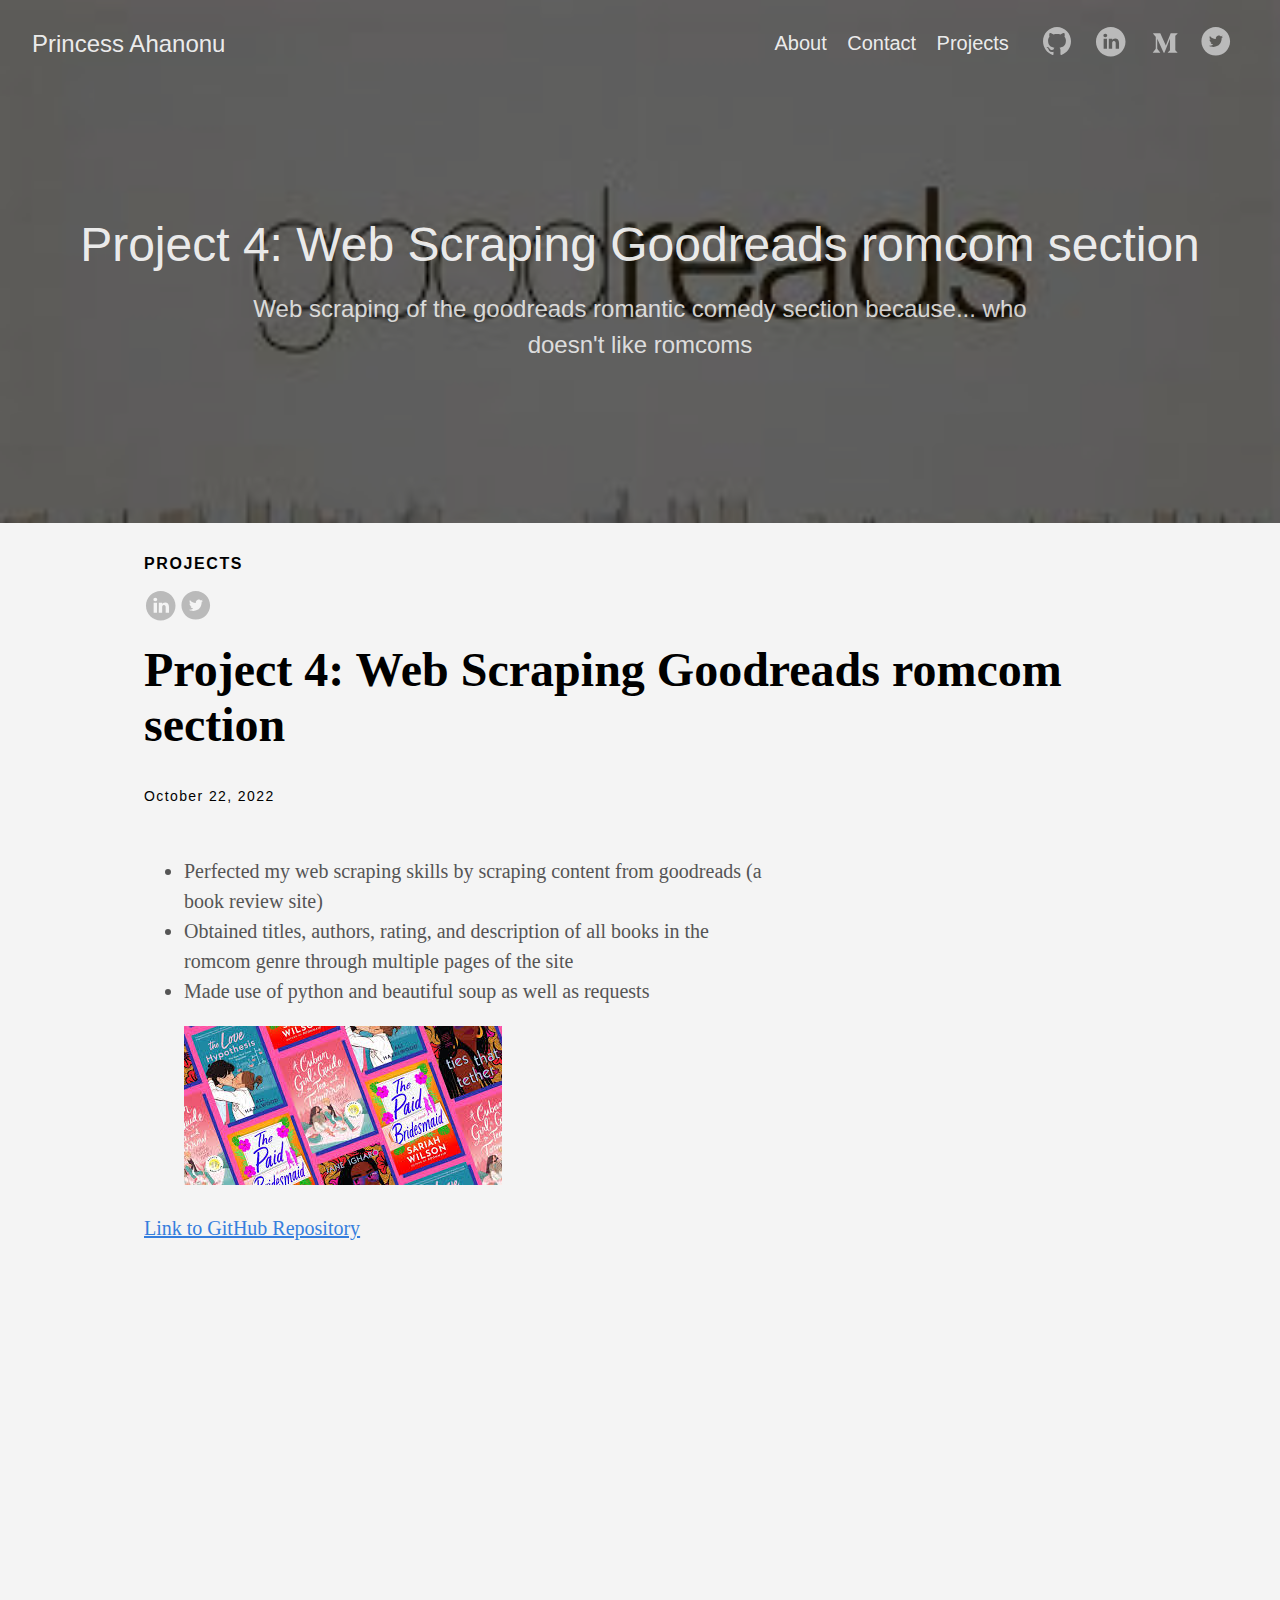
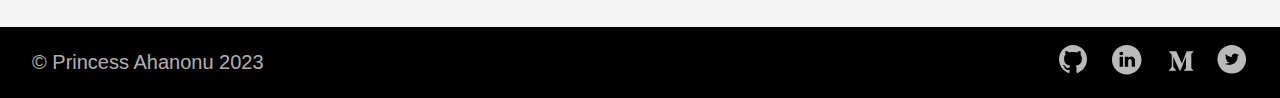
<file: post/project-4/index.html>
<!DOCTYPE html>
<html lang="en-us">
  <head>
    <meta charset="utf-8">
    <meta http-equiv="X-UA-Compatible" content="IE=edge,chrome=1">
    
    <title>Project 4: Web Scraping Goodreads romcom section | Princess Ahanonu</title>
    <meta name="viewport" content="width=device-width,minimum-scale=1">
    <meta name="description" content="Web scraping of the goodreads romantic comedy section because... who doesn&#39;t like romcoms">
    <meta name="generator" content="Hugo 0.109.0">
    
    
    
    
      <meta name="robots" content="noindex, nofollow">
    

    
<link rel="stylesheet" href="https://rou-va.github.io/Princess_Portfolio/ananke/css/main.min.css" >



    
    
    
      

    

    
    
    <meta property="og:title" content="Project 4: Web Scraping Goodreads romcom section" />
<meta property="og:description" content="Web scraping of the goodreads romantic comedy section because... who doesn&#39;t like romcoms" />
<meta property="og:type" content="article" />
<meta property="og:url" content="https://rou-va.github.io/Princess_Portfolio/post/project-4/" /><meta property="article:section" content="post" />
<meta property="article:published_time" content="2022-10-22T11:14:48-04:00" />
<meta property="article:modified_time" content="2022-10-22T11:14:48-04:00" /><meta property="og:site_name" content="Princess Ahanonu" />
<meta itemprop="name" content="Project 4: Web Scraping Goodreads romcom section">
<meta itemprop="description" content="Web scraping of the goodreads romantic comedy section because... who doesn&#39;t like romcoms"><meta itemprop="datePublished" content="2022-10-22T11:14:48-04:00" />
<meta itemprop="dateModified" content="2022-10-22T11:14:48-04:00" />
<meta itemprop="wordCount" content="48">
<meta itemprop="keywords" content="" /><meta name="twitter:card" content="summary"/>
<meta name="twitter:title" content="Project 4: Web Scraping Goodreads romcom section"/>
<meta name="twitter:description" content="Web scraping of the goodreads romantic comedy section because... who doesn&#39;t like romcoms"/>

	
  </head>

  <body class="ma0 avenir bg-near-white">

    
   
  

  
  <header class="cover bg-top" style="background-image: url('https://rou-va.github.io/Princess_Portfolio/images/goodreads.jpg');">
    <div class="bg-black-60">
      <nav class="pv3 ph3 ph4-ns" role="navigation">
  <div class="flex-l justify-between items-center center">
    <a href="https://rou-va.github.io/Princess_Portfolio/" class="f3 fw2 hover-white no-underline white-90 dib">
      
        Princess Ahanonu
      
    </a>
    <div class="flex-l items-center">
      

      
        <ul class="pl0 mr3">
          
          <li class="list f5 f4-ns fw4 dib pr3">
            <a class="hover-white no-underline white-90" href="https://rou-va.github.io/Princess_Portfolio/about/" title="About page">
              About
            </a>
          </li>
          
          <li class="list f5 f4-ns fw4 dib pr3">
            <a class="hover-white no-underline white-90" href="https://rou-va.github.io/Princess_Portfolio/contact/" title="Contact page">
              Contact
            </a>
          </li>
          
          <li class="list f5 f4-ns fw4 dib pr3">
            <a class="hover-white no-underline white-90" href="https://rou-va.github.io/Princess_Portfolio/post/" title="Projects page">
              Projects
            </a>
          </li>
          
        </ul>
      
      
<div class="ananke-socials">
  
    
    <a href="https://github.com/rou-va" target="_blank" rel="noopener" class="github ananke-social-link link-transition stackoverflow link dib z-999 pt3 pt0-l mr1" title="GitHub link" aria-label="follow on GitHub——Opens in a new window">
      
        <span class="icon"><svg style="enable-background:new 0 0 512 512;" version="1.1" viewBox="0 0 512 512"  xml:space="preserve" xmlns="http://www.w3.org/2000/svg" xmlns:xlink="http://www.w3.org/1999/xlink" >
  <path d="M256,32C132.3,32,32,134.8,32,261.7c0,101.5,64.2,187.5,153.2,217.9c11.2,2.1,15.3-5,15.3-11.1   c0-5.5-0.2-19.9-0.3-39.1c-62.3,13.9-75.5-30.8-75.5-30.8c-10.2-26.5-24.9-33.6-24.9-33.6c-20.3-14.3,1.5-14,1.5-14   c22.5,1.6,34.3,23.7,34.3,23.7c20,35.1,52.4,25,65.2,19.1c2-14.8,7.8-25,14.2-30.7c-49.7-5.8-102-25.5-102-113.5   c0-25.1,8.7-45.6,23-61.6c-2.3-5.8-10-29.2,2.2-60.8c0,0,18.8-6.2,61.6,23.5c17.9-5.1,37-7.6,56.1-7.7c19,0.1,38.2,2.6,56.1,7.7   c42.8-29.7,61.5-23.5,61.5-23.5c12.2,31.6,4.5,55,2.2,60.8c14.3,16.1,23,36.6,23,61.6c0,88.2-52.4,107.6-102.3,113.3   c8,7.1,15.2,21.1,15.2,42.5c0,30.7-0.3,55.5-0.3,63c0,6.1,4,13.3,15.4,11C415.9,449.1,480,363.1,480,261.7   C480,134.8,379.7,32,256,32z"/>
</svg>
</span>
      
<span class="new-window"><svg  height="8px"  style="enable-background:new 0 0 1000 1000;" version="1.1" viewBox="0 0 1000 1000"  xml:space="preserve" xmlns="http://www.w3.org/2000/svg" xmlns:xlink="http://www.w3.org/1999/xlink" >
<path d="M598 128h298v298h-86v-152l-418 418-60-60 418-418h-152v-86zM810 810v-298h86v298c0 46-40 86-86 86h-596c-48 0-86-40-86-86v-596c0-46 38-86 86-86h298v86h-298v596h596z" style="fill-rule:evenodd;clip-rule:evenodd;"/>
</svg>
</span></a>
  
    
    <a href="https://www.linkedin.com/in/princess-ahanonu/" target="_blank" rel="noopener" class="linkedin ananke-social-link link-transition stackoverflow link dib z-999 pt3 pt0-l mr1" title="LinkedIn link" aria-label="follow on LinkedIn——Opens in a new window">
      
        <span class="icon"><svg style="enable-background:new 0 0 65 65;" version="1.1" viewBox="0 0 65 65"  xml:space="preserve" xmlns="http://www.w3.org/2000/svg" xmlns:xlink="http://www.w3.org/1999/xlink">
  <path d="M50.837,48.137V36.425c0-6.275-3.35-9.195-7.816-9.195  c-3.604,0-5.219,1.983-6.119,3.374V27.71h-6.79c0.09,1.917,0,20.427,0,20.427h6.79V36.729c0-0.609,0.044-1.219,0.224-1.655  c0.49-1.22,1.607-2.483,3.482-2.483c2.458,0,3.44,1.873,3.44,4.618v10.929H50.837z M22.959,24.922c2.367,0,3.842-1.57,3.842-3.531  c-0.044-2.003-1.475-3.528-3.797-3.528s-3.841,1.524-3.841,3.528c0,1.961,1.474,3.531,3.753,3.531H22.959z M34,64  C17.432,64,4,50.568,4,34C4,17.431,17.432,4,34,4s30,13.431,30,30C64,50.568,50.568,64,34,64z M26.354,48.137V27.71h-6.789v20.427  H26.354z" style="fill-rule:evenodd;clip-rule:evenodd;"/>
</svg>
</span>
      
<span class="new-window"><svg  height="8px"  style="enable-background:new 0 0 1000 1000;" version="1.1" viewBox="0 0 1000 1000"  xml:space="preserve" xmlns="http://www.w3.org/2000/svg" xmlns:xlink="http://www.w3.org/1999/xlink" >
<path d="M598 128h298v298h-86v-152l-418 418-60-60 418-418h-152v-86zM810 810v-298h86v298c0 46-40 86-86 86h-596c-48 0-86-40-86-86v-596c0-46 38-86 86-86h298v86h-298v596h596z" style="fill-rule:evenodd;clip-rule:evenodd;"/>
</svg>
</span></a>
  
    
    <a href="https://medium.com/@ahanonuprincess1" target="_blank" rel="noopener" class="medium ananke-social-link link-transition stackoverflow link dib z-999 pt3 pt0-l mr1" title="Medium link" aria-label="follow on Medium——Opens in a new window">
      
        <span class="icon"><svg style="enable-background:new 0 0 170 170;" version="1.1" viewBox="0 0 170 170"  xml:space="preserve" xmlns="http://www.w3.org/2000/svg" xmlns:xlink="http://www.w3.org/1999/xlink" >
<path d="M46.5340803,65.2157554 C46.6968378,63.6076572 46.0836,62.018231 44.8828198,60.93592 L32.6512605,46.2010582 L32.6512605,44 L70.6302521,44 L99.9859944,108.380952 L125.794585,44 L162,44 L162,46.2010582 L151.542017,56.2281011 C150.640424,56.9153477 150.193188,58.0448862 150.380019,59.1628454 L150.380019,132.837155 C150.193188,133.955114 150.640424,135.084652 151.542017,135.771899 L161.755369,145.798942 L161.755369,148 L110.38282,148 L110.38282,145.798942 L120.963119,135.527337 C122.002801,134.487948 122.002801,134.182246 122.002801,132.592593 L122.002801,73.0417402 L92.585901,147.755438 L88.6106443,147.755438 L54.3622782,73.0417402 L54.3622782,123.115814 C54.0767278,125.221069 54.7759199,127.3406 56.2581699,128.863022 L70.0186741,145.55438 L70.0186741,147.755438 L31,147.755438 L31,145.55438 L44.7605042,128.863022 C46.2319621,127.338076 46.8903838,125.204485 46.5340803,123.115814 L46.5340803,65.2157554 Z" style="fill-rule:evenodd;clip-rule:evenodd;"/>
</svg>
</span>
      
<span class="new-window"><svg  height="8px"  style="enable-background:new 0 0 1000 1000;" version="1.1" viewBox="0 0 1000 1000"  xml:space="preserve" xmlns="http://www.w3.org/2000/svg" xmlns:xlink="http://www.w3.org/1999/xlink" >
<path d="M598 128h298v298h-86v-152l-418 418-60-60 418-418h-152v-86zM810 810v-298h86v298c0 46-40 86-86 86h-596c-48 0-86-40-86-86v-596c0-46 38-86 86-86h298v86h-298v596h596z" style="fill-rule:evenodd;clip-rule:evenodd;"/>
</svg>
</span></a>
  
    
    <a href="https://twitter.com/princess2476" target="_blank" rel="noopener" class="twitter ananke-social-link link-transition stackoverflow link dib z-999 pt3 pt0-l mr1" title="Twitter link" aria-label="follow on Twitter——Opens in a new window">
      
        <span class="icon"><svg style="enable-background:new 0 0 67 67;" version="1.1" viewBox="0 0 67 67"  xml:space="preserve" xmlns="http://www.w3.org/2000/svg" xmlns:xlink="http://www.w3.org/1999/xlink"><path d="M37.167,22.283c-2.619,0.953-4.274,3.411-4.086,6.101  l0.063,1.038l-1.048-0.127c-3.813-0.487-7.145-2.139-9.974-4.915l-1.383-1.377l-0.356,1.017c-0.754,2.267-0.272,4.661,1.299,6.271  c0.838,0.89,0.649,1.017-0.796,0.487c-0.503-0.169-0.943-0.296-0.985-0.233c-0.146,0.149,0.356,2.076,0.754,2.839  c0.545,1.06,1.655,2.097,2.871,2.712l1.027,0.487l-1.215,0.021c-1.173,0-1.215,0.021-1.089,0.467  c0.419,1.377,2.074,2.839,3.918,3.475l1.299,0.444l-1.131,0.678c-1.676,0.976-3.646,1.526-5.616,1.568  C19.775,43.256,19,43.341,19,43.405c0,0.211,2.557,1.397,4.044,1.864c4.463,1.377,9.765,0.783,13.746-1.568  c2.829-1.673,5.657-5,6.978-8.221c0.713-1.716,1.425-4.851,1.425-6.354c0-0.975,0.063-1.102,1.236-2.267  c0.692-0.678,1.341-1.419,1.467-1.631c0.21-0.403,0.188-0.403-0.88-0.043c-1.781,0.636-2.033,0.551-1.152-0.402  c0.649-0.678,1.425-1.907,1.425-2.267c0-0.063-0.314,0.042-0.671,0.233c-0.377,0.212-1.215,0.53-1.844,0.72l-1.131,0.361l-1.027-0.7  c-0.566-0.381-1.361-0.805-1.781-0.932C39.766,21.902,38.131,21.944,37.167,22.283z M33,64C16.432,64,3,50.569,3,34S16.432,4,33,4  s30,13.431,30,30S49.568,64,33,64z" style="fill-rule:evenodd;clip-rule:evenodd;"/></svg>
</span>
      
<span class="new-window"><svg  height="8px"  style="enable-background:new 0 0 1000 1000;" version="1.1" viewBox="0 0 1000 1000"  xml:space="preserve" xmlns="http://www.w3.org/2000/svg" xmlns:xlink="http://www.w3.org/1999/xlink" >
<path d="M598 128h298v298h-86v-152l-418 418-60-60 418-418h-152v-86zM810 810v-298h86v298c0 46-40 86-86 86h-596c-48 0-86-40-86-86v-596c0-46 38-86 86-86h298v86h-298v596h596z" style="fill-rule:evenodd;clip-rule:evenodd;"/>
</svg>
</span></a>
  
</div>

    </div>
  </div>
</nav>

      <div class="tc-l pv6 ph3 ph4-ns">
        
          <div class="f2 f1-l fw2 white-90 mb0 lh-title">Project 4: Web Scraping Goodreads romcom section</div>
          
            <div class="fw1 f5 f3-l white-80 measure-wide-l center lh-copy mt3 mb4">
              Web scraping of the goodreads romantic comedy section because... who doesn&#39;t like romcoms
            </div>
          
        
      </div>
    </div>
  </header>



    <main class="pb7" role="main">
      
  
  <article class="flex-l flex-wrap justify-between mw8 center ph3">
    <header class="mt4 w-100">
      <aside class="instapaper_ignoref b helvetica tracked">
          
        PROJECTS
      </aside>
      










  <div id="sharing" class="mt3 ananke-socials">
    
      
      <a href="https://www.linkedin.com/shareArticle?mini=true&amp;url=https://rou-va.github.io/Princess_Portfolio/post/project-4/&amp;title=Project%204:%20Web%20Scraping%20Goodreads%20romcom%20section" class="ananke-social-link linkedin no-underline" aria-label="share on LinkedIn">
        
        <span class="icon"> <svg style="enable-background:new 0 0 65 65;" version="1.1" viewBox="0 0 65 65"  xml:space="preserve" xmlns="http://www.w3.org/2000/svg" xmlns:xlink="http://www.w3.org/1999/xlink">
  <path d="M50.837,48.137V36.425c0-6.275-3.35-9.195-7.816-9.195  c-3.604,0-5.219,1.983-6.119,3.374V27.71h-6.79c0.09,1.917,0,20.427,0,20.427h6.79V36.729c0-0.609,0.044-1.219,0.224-1.655  c0.49-1.22,1.607-2.483,3.482-2.483c2.458,0,3.44,1.873,3.44,4.618v10.929H50.837z M22.959,24.922c2.367,0,3.842-1.57,3.842-3.531  c-0.044-2.003-1.475-3.528-3.797-3.528s-3.841,1.524-3.841,3.528c0,1.961,1.474,3.531,3.753,3.531H22.959z M34,64  C17.432,64,4,50.568,4,34C4,17.431,17.432,4,34,4s30,13.431,30,30C64,50.568,50.568,64,34,64z M26.354,48.137V27.71h-6.789v20.427  H26.354z" style="fill-rule:evenodd;clip-rule:evenodd;"/>
</svg>
</span>
        
      </a>
    
      
      <a href="https://twitter.com/share?url=https://rou-va.github.io/Princess_Portfolio/post/project-4/&amp;text=Project%204:%20Web%20Scraping%20Goodreads%20romcom%20section" class="ananke-social-link twitter no-underline" aria-label="share on Twitter">
        
        <span class="icon"> <svg style="enable-background:new 0 0 67 67;" version="1.1" viewBox="0 0 67 67"  xml:space="preserve" xmlns="http://www.w3.org/2000/svg" xmlns:xlink="http://www.w3.org/1999/xlink"><path d="M37.167,22.283c-2.619,0.953-4.274,3.411-4.086,6.101  l0.063,1.038l-1.048-0.127c-3.813-0.487-7.145-2.139-9.974-4.915l-1.383-1.377l-0.356,1.017c-0.754,2.267-0.272,4.661,1.299,6.271  c0.838,0.89,0.649,1.017-0.796,0.487c-0.503-0.169-0.943-0.296-0.985-0.233c-0.146,0.149,0.356,2.076,0.754,2.839  c0.545,1.06,1.655,2.097,2.871,2.712l1.027,0.487l-1.215,0.021c-1.173,0-1.215,0.021-1.089,0.467  c0.419,1.377,2.074,2.839,3.918,3.475l1.299,0.444l-1.131,0.678c-1.676,0.976-3.646,1.526-5.616,1.568  C19.775,43.256,19,43.341,19,43.405c0,0.211,2.557,1.397,4.044,1.864c4.463,1.377,9.765,0.783,13.746-1.568  c2.829-1.673,5.657-5,6.978-8.221c0.713-1.716,1.425-4.851,1.425-6.354c0-0.975,0.063-1.102,1.236-2.267  c0.692-0.678,1.341-1.419,1.467-1.631c0.21-0.403,0.188-0.403-0.88-0.043c-1.781,0.636-2.033,0.551-1.152-0.402  c0.649-0.678,1.425-1.907,1.425-2.267c0-0.063-0.314,0.042-0.671,0.233c-0.377,0.212-1.215,0.53-1.844,0.72l-1.131,0.361l-1.027-0.7  c-0.566-0.381-1.361-0.805-1.781-0.932C39.766,21.902,38.131,21.944,37.167,22.283z M33,64C16.432,64,3,50.569,3,34S16.432,4,33,4  s30,13.431,30,30S49.568,64,33,64z" style="fill-rule:evenodd;clip-rule:evenodd;"/></svg>
</span>
        
      </a>
    
  </div>


      <h1 class="f1 athelas mt3 mb1">Project 4: Web Scraping Goodreads romcom section</h1>
      
      
      
      <time class="f6 mv4 dib tracked" datetime="2022-10-22T11:14:48-04:00">October 22, 2022</time>
      

      
      
    </header>
    <div class="nested-copy-line-height lh-copy serif f4 nested-links mid-gray pr4-l w-two-thirds-l"><ul>
<li>Perfected my web scraping skills by scraping content from goodreads (a book review site)</li>
<li>Obtained titles, authors, rating, and description of all books in the romcom genre through multiple pages of the site</li>
<li>Made use of python and beautiful soup as well as requests</li>
</ul>
<figure><img src="https://rou-va.github.io/Princess_Portfolio/images/goodreadsromcom.jpg"/>
</figure>

<p><a href="https://github.com/rou-va/Elon-Tweets-Analysis">Link to GitHub Repository</a></p>
<ul class="pa0">
  
</ul>
<div class="mt6 instapaper_ignoref">
      
      
      </div>
    </div>

    <aside class="w-30-l mt6-l">




</aside>

  </article>

    </main>
    <footer class="bg-black bottom-0 w-100 pa3" role="contentinfo">
  <div class="flex justify-between">
  <a class="f4 fw4 hover-white no-underline white-70 dn dib-ns pv2 ph3" href="https://rou-va.github.io/Princess_Portfolio/" >
    &copy;  Princess Ahanonu 2023 
  </a>
    <div>
<div class="ananke-socials">
  
    
    <a href="https://github.com/rou-va" target="_blank" rel="noopener" class="github ananke-social-link link-transition stackoverflow link dib z-999 pt3 pt0-l mr1" title="GitHub link" aria-label="follow on GitHub——Opens in a new window">
      
        <span class="icon"><svg style="enable-background:new 0 0 512 512;" version="1.1" viewBox="0 0 512 512"  xml:space="preserve" xmlns="http://www.w3.org/2000/svg" xmlns:xlink="http://www.w3.org/1999/xlink" >
  <path d="M256,32C132.3,32,32,134.8,32,261.7c0,101.5,64.2,187.5,153.2,217.9c11.2,2.1,15.3-5,15.3-11.1   c0-5.5-0.2-19.9-0.3-39.1c-62.3,13.9-75.5-30.8-75.5-30.8c-10.2-26.5-24.9-33.6-24.9-33.6c-20.3-14.3,1.5-14,1.5-14   c22.5,1.6,34.3,23.7,34.3,23.7c20,35.1,52.4,25,65.2,19.1c2-14.8,7.8-25,14.2-30.7c-49.7-5.8-102-25.5-102-113.5   c0-25.1,8.7-45.6,23-61.6c-2.3-5.8-10-29.2,2.2-60.8c0,0,18.8-6.2,61.6,23.5c17.9-5.1,37-7.6,56.1-7.7c19,0.1,38.2,2.6,56.1,7.7   c42.8-29.7,61.5-23.5,61.5-23.5c12.2,31.6,4.5,55,2.2,60.8c14.3,16.1,23,36.6,23,61.6c0,88.2-52.4,107.6-102.3,113.3   c8,7.1,15.2,21.1,15.2,42.5c0,30.7-0.3,55.5-0.3,63c0,6.1,4,13.3,15.4,11C415.9,449.1,480,363.1,480,261.7   C480,134.8,379.7,32,256,32z"/>
</svg>
</span>
      
<span class="new-window"><svg  height="8px"  style="enable-background:new 0 0 1000 1000;" version="1.1" viewBox="0 0 1000 1000"  xml:space="preserve" xmlns="http://www.w3.org/2000/svg" xmlns:xlink="http://www.w3.org/1999/xlink" >
<path d="M598 128h298v298h-86v-152l-418 418-60-60 418-418h-152v-86zM810 810v-298h86v298c0 46-40 86-86 86h-596c-48 0-86-40-86-86v-596c0-46 38-86 86-86h298v86h-298v596h596z" style="fill-rule:evenodd;clip-rule:evenodd;"/>
</svg>
</span></a>
  
    
    <a href="https://www.linkedin.com/in/princess-ahanonu/" target="_blank" rel="noopener" class="linkedin ananke-social-link link-transition stackoverflow link dib z-999 pt3 pt0-l mr1" title="LinkedIn link" aria-label="follow on LinkedIn——Opens in a new window">
      
        <span class="icon"><svg style="enable-background:new 0 0 65 65;" version="1.1" viewBox="0 0 65 65"  xml:space="preserve" xmlns="http://www.w3.org/2000/svg" xmlns:xlink="http://www.w3.org/1999/xlink">
  <path d="M50.837,48.137V36.425c0-6.275-3.35-9.195-7.816-9.195  c-3.604,0-5.219,1.983-6.119,3.374V27.71h-6.79c0.09,1.917,0,20.427,0,20.427h6.79V36.729c0-0.609,0.044-1.219,0.224-1.655  c0.49-1.22,1.607-2.483,3.482-2.483c2.458,0,3.44,1.873,3.44,4.618v10.929H50.837z M22.959,24.922c2.367,0,3.842-1.57,3.842-3.531  c-0.044-2.003-1.475-3.528-3.797-3.528s-3.841,1.524-3.841,3.528c0,1.961,1.474,3.531,3.753,3.531H22.959z M34,64  C17.432,64,4,50.568,4,34C4,17.431,17.432,4,34,4s30,13.431,30,30C64,50.568,50.568,64,34,64z M26.354,48.137V27.71h-6.789v20.427  H26.354z" style="fill-rule:evenodd;clip-rule:evenodd;"/>
</svg>
</span>
      
<span class="new-window"><svg  height="8px"  style="enable-background:new 0 0 1000 1000;" version="1.1" viewBox="0 0 1000 1000"  xml:space="preserve" xmlns="http://www.w3.org/2000/svg" xmlns:xlink="http://www.w3.org/1999/xlink" >
<path d="M598 128h298v298h-86v-152l-418 418-60-60 418-418h-152v-86zM810 810v-298h86v298c0 46-40 86-86 86h-596c-48 0-86-40-86-86v-596c0-46 38-86 86-86h298v86h-298v596h596z" style="fill-rule:evenodd;clip-rule:evenodd;"/>
</svg>
</span></a>
  
    
    <a href="https://medium.com/@ahanonuprincess1" target="_blank" rel="noopener" class="medium ananke-social-link link-transition stackoverflow link dib z-999 pt3 pt0-l mr1" title="Medium link" aria-label="follow on Medium——Opens in a new window">
      
        <span class="icon"><svg style="enable-background:new 0 0 170 170;" version="1.1" viewBox="0 0 170 170"  xml:space="preserve" xmlns="http://www.w3.org/2000/svg" xmlns:xlink="http://www.w3.org/1999/xlink" >
<path d="M46.5340803,65.2157554 C46.6968378,63.6076572 46.0836,62.018231 44.8828198,60.93592 L32.6512605,46.2010582 L32.6512605,44 L70.6302521,44 L99.9859944,108.380952 L125.794585,44 L162,44 L162,46.2010582 L151.542017,56.2281011 C150.640424,56.9153477 150.193188,58.0448862 150.380019,59.1628454 L150.380019,132.837155 C150.193188,133.955114 150.640424,135.084652 151.542017,135.771899 L161.755369,145.798942 L161.755369,148 L110.38282,148 L110.38282,145.798942 L120.963119,135.527337 C122.002801,134.487948 122.002801,134.182246 122.002801,132.592593 L122.002801,73.0417402 L92.585901,147.755438 L88.6106443,147.755438 L54.3622782,73.0417402 L54.3622782,123.115814 C54.0767278,125.221069 54.7759199,127.3406 56.2581699,128.863022 L70.0186741,145.55438 L70.0186741,147.755438 L31,147.755438 L31,145.55438 L44.7605042,128.863022 C46.2319621,127.338076 46.8903838,125.204485 46.5340803,123.115814 L46.5340803,65.2157554 Z" style="fill-rule:evenodd;clip-rule:evenodd;"/>
</svg>
</span>
      
<span class="new-window"><svg  height="8px"  style="enable-background:new 0 0 1000 1000;" version="1.1" viewBox="0 0 1000 1000"  xml:space="preserve" xmlns="http://www.w3.org/2000/svg" xmlns:xlink="http://www.w3.org/1999/xlink" >
<path d="M598 128h298v298h-86v-152l-418 418-60-60 418-418h-152v-86zM810 810v-298h86v298c0 46-40 86-86 86h-596c-48 0-86-40-86-86v-596c0-46 38-86 86-86h298v86h-298v596h596z" style="fill-rule:evenodd;clip-rule:evenodd;"/>
</svg>
</span></a>
  
    
    <a href="https://twitter.com/princess2476" target="_blank" rel="noopener" class="twitter ananke-social-link link-transition stackoverflow link dib z-999 pt3 pt0-l mr1" title="Twitter link" aria-label="follow on Twitter——Opens in a new window">
      
        <span class="icon"><svg style="enable-background:new 0 0 67 67;" version="1.1" viewBox="0 0 67 67"  xml:space="preserve" xmlns="http://www.w3.org/2000/svg" xmlns:xlink="http://www.w3.org/1999/xlink"><path d="M37.167,22.283c-2.619,0.953-4.274,3.411-4.086,6.101  l0.063,1.038l-1.048-0.127c-3.813-0.487-7.145-2.139-9.974-4.915l-1.383-1.377l-0.356,1.017c-0.754,2.267-0.272,4.661,1.299,6.271  c0.838,0.89,0.649,1.017-0.796,0.487c-0.503-0.169-0.943-0.296-0.985-0.233c-0.146,0.149,0.356,2.076,0.754,2.839  c0.545,1.06,1.655,2.097,2.871,2.712l1.027,0.487l-1.215,0.021c-1.173,0-1.215,0.021-1.089,0.467  c0.419,1.377,2.074,2.839,3.918,3.475l1.299,0.444l-1.131,0.678c-1.676,0.976-3.646,1.526-5.616,1.568  C19.775,43.256,19,43.341,19,43.405c0,0.211,2.557,1.397,4.044,1.864c4.463,1.377,9.765,0.783,13.746-1.568  c2.829-1.673,5.657-5,6.978-8.221c0.713-1.716,1.425-4.851,1.425-6.354c0-0.975,0.063-1.102,1.236-2.267  c0.692-0.678,1.341-1.419,1.467-1.631c0.21-0.403,0.188-0.403-0.88-0.043c-1.781,0.636-2.033,0.551-1.152-0.402  c0.649-0.678,1.425-1.907,1.425-2.267c0-0.063-0.314,0.042-0.671,0.233c-0.377,0.212-1.215,0.53-1.844,0.72l-1.131,0.361l-1.027-0.7  c-0.566-0.381-1.361-0.805-1.781-0.932C39.766,21.902,38.131,21.944,37.167,22.283z M33,64C16.432,64,3,50.569,3,34S16.432,4,33,4  s30,13.431,30,30S49.568,64,33,64z" style="fill-rule:evenodd;clip-rule:evenodd;"/></svg>
</span>
      
<span class="new-window"><svg  height="8px"  style="enable-background:new 0 0 1000 1000;" version="1.1" viewBox="0 0 1000 1000"  xml:space="preserve" xmlns="http://www.w3.org/2000/svg" xmlns:xlink="http://www.w3.org/1999/xlink" >
<path d="M598 128h298v298h-86v-152l-418 418-60-60 418-418h-152v-86zM810 810v-298h86v298c0 46-40 86-86 86h-596c-48 0-86-40-86-86v-596c0-46 38-86 86-86h298v86h-298v596h596z" style="fill-rule:evenodd;clip-rule:evenodd;"/>
</svg>
</span></a>
  
</div>
</div>
  </div>
</footer>

  </body>
</html>
</file>
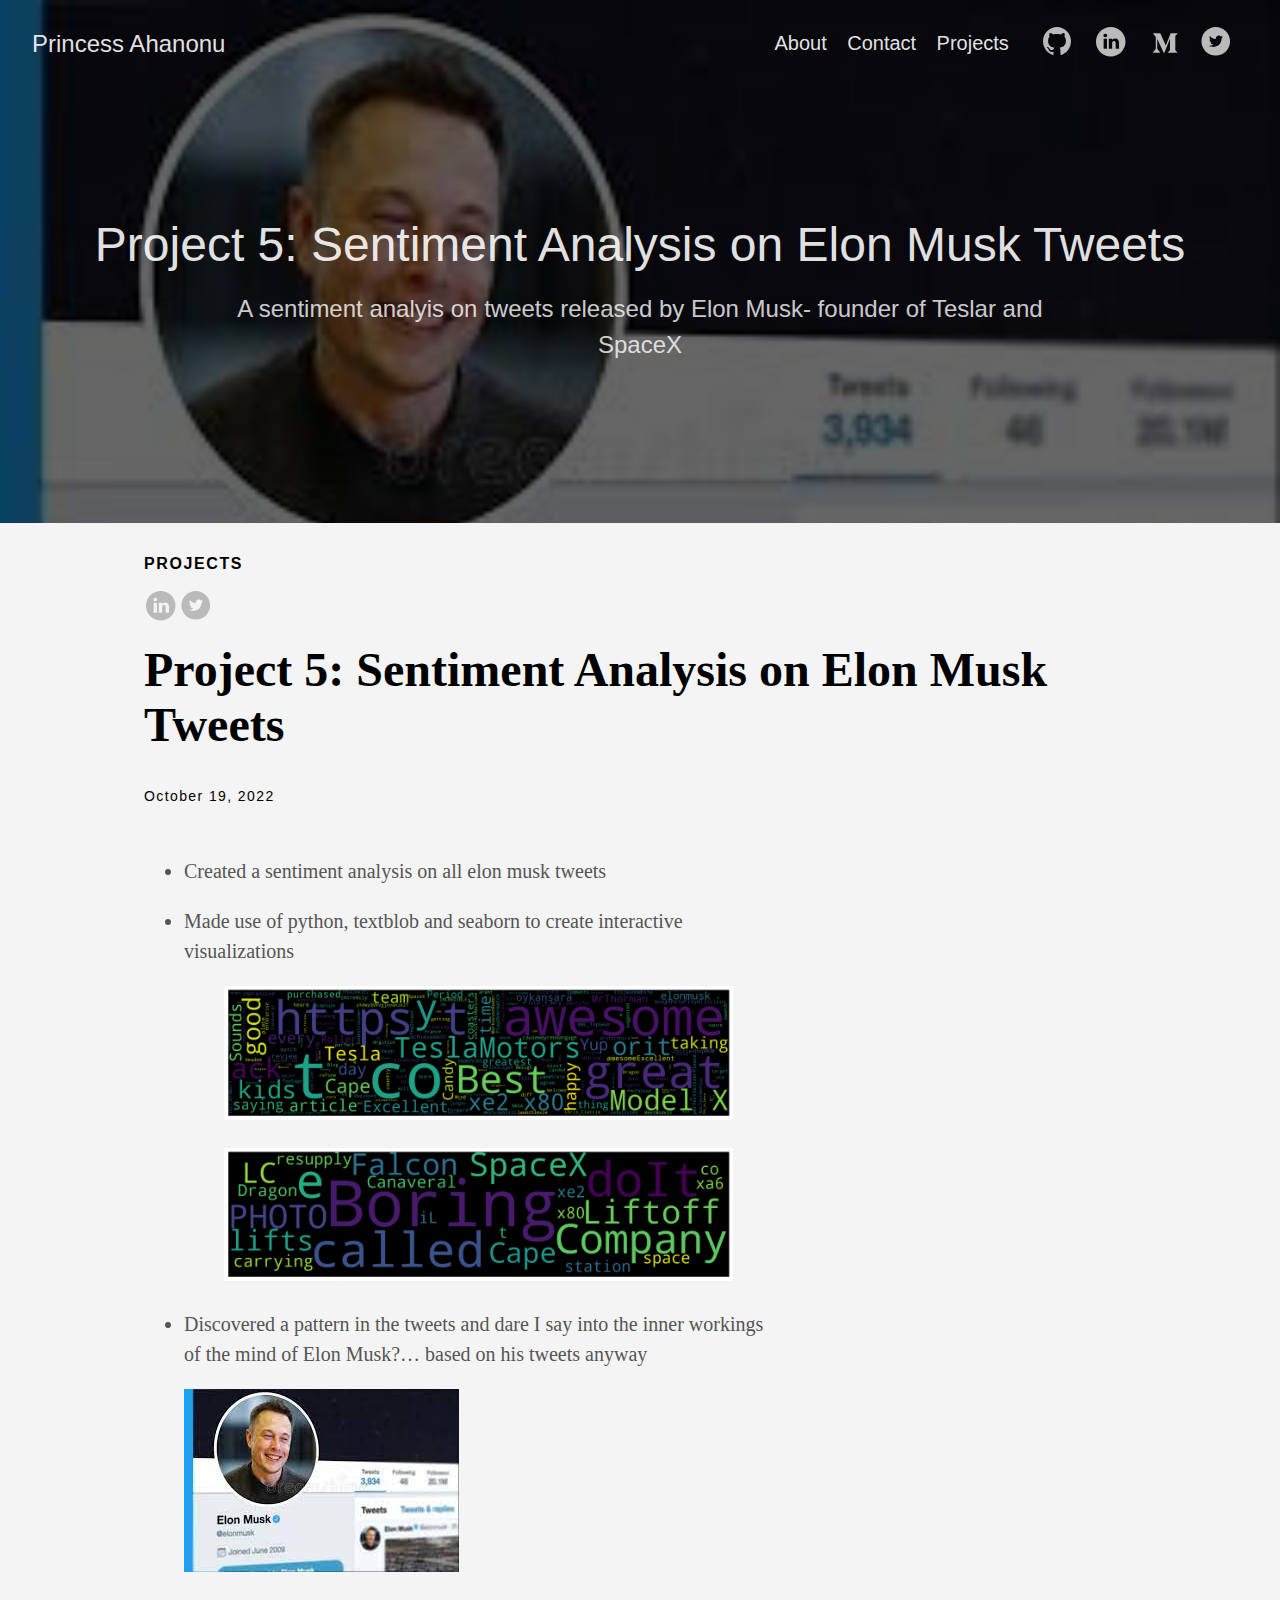
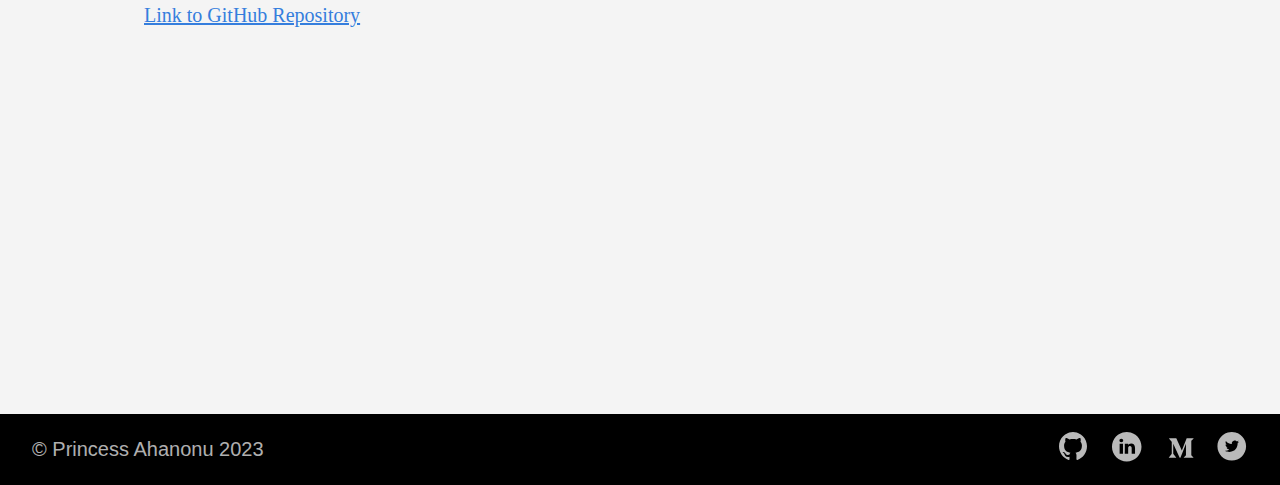
<file: post/project-5/index.html>
<!DOCTYPE html>
<html lang="en-us">
  <head>
    <meta charset="utf-8">
    <meta http-equiv="X-UA-Compatible" content="IE=edge,chrome=1">
    
    <title>Project 5: Sentiment Analysis on Elon Musk Tweets | Princess Ahanonu</title>
    <meta name="viewport" content="width=device-width,minimum-scale=1">
    <meta name="description" content="A sentiment analyis on tweets released by Elon Musk- founder of Teslar and SpaceX">
    <meta name="generator" content="Hugo 0.109.0">
    
    
    
    
      <meta name="robots" content="noindex, nofollow">
    

    
<link rel="stylesheet" href="https://rou-va.github.io/Princess_Portfolio/ananke/css/main.min.css" >



    
    
    
      

    

    
    
    <meta property="og:title" content="Project 5: Sentiment Analysis on Elon Musk Tweets" />
<meta property="og:description" content="A sentiment analyis on tweets released by Elon Musk- founder of Teslar and SpaceX" />
<meta property="og:type" content="article" />
<meta property="og:url" content="https://rou-va.github.io/Princess_Portfolio/post/project-5/" /><meta property="article:section" content="post" />
<meta property="article:published_time" content="2022-10-19T11:15:58-04:00" />
<meta property="article:modified_time" content="2022-10-19T11:15:58-04:00" /><meta property="og:site_name" content="Princess Ahanonu" />
<meta itemprop="name" content="Project 5: Sentiment Analysis on Elon Musk Tweets">
<meta itemprop="description" content="A sentiment analyis on tweets released by Elon Musk- founder of Teslar and SpaceX"><meta itemprop="datePublished" content="2022-10-19T11:15:58-04:00" />
<meta itemprop="dateModified" content="2022-10-19T11:15:58-04:00" />
<meta itemprop="wordCount" content="49">
<meta itemprop="keywords" content="" /><meta name="twitter:card" content="summary"/>
<meta name="twitter:title" content="Project 5: Sentiment Analysis on Elon Musk Tweets"/>
<meta name="twitter:description" content="A sentiment analyis on tweets released by Elon Musk- founder of Teslar and SpaceX"/>

	
  </head>

  <body class="ma0 avenir bg-near-white">

    
   
  

  
  <header class="cover bg-top" style="background-image: url('https://rou-va.github.io/Princess_Portfolio/images/elontweets.jpg');">
    <div class="bg-black-60">
      <nav class="pv3 ph3 ph4-ns" role="navigation">
  <div class="flex-l justify-between items-center center">
    <a href="https://rou-va.github.io/Princess_Portfolio/" class="f3 fw2 hover-white no-underline white-90 dib">
      
        Princess Ahanonu
      
    </a>
    <div class="flex-l items-center">
      

      
        <ul class="pl0 mr3">
          
          <li class="list f5 f4-ns fw4 dib pr3">
            <a class="hover-white no-underline white-90" href="https://rou-va.github.io/Princess_Portfolio/about/" title="About page">
              About
            </a>
          </li>
          
          <li class="list f5 f4-ns fw4 dib pr3">
            <a class="hover-white no-underline white-90" href="https://rou-va.github.io/Princess_Portfolio/contact/" title="Contact page">
              Contact
            </a>
          </li>
          
          <li class="list f5 f4-ns fw4 dib pr3">
            <a class="hover-white no-underline white-90" href="https://rou-va.github.io/Princess_Portfolio/post/" title="Projects page">
              Projects
            </a>
          </li>
          
        </ul>
      
      
<div class="ananke-socials">
  
    
    <a href="https://github.com/rou-va" target="_blank" rel="noopener" class="github ananke-social-link link-transition stackoverflow link dib z-999 pt3 pt0-l mr1" title="GitHub link" aria-label="follow on GitHub——Opens in a new window">
      
        <span class="icon"><svg style="enable-background:new 0 0 512 512;" version="1.1" viewBox="0 0 512 512"  xml:space="preserve" xmlns="http://www.w3.org/2000/svg" xmlns:xlink="http://www.w3.org/1999/xlink" >
  <path d="M256,32C132.3,32,32,134.8,32,261.7c0,101.5,64.2,187.5,153.2,217.9c11.2,2.1,15.3-5,15.3-11.1   c0-5.5-0.2-19.9-0.3-39.1c-62.3,13.9-75.5-30.8-75.5-30.8c-10.2-26.5-24.9-33.6-24.9-33.6c-20.3-14.3,1.5-14,1.5-14   c22.5,1.6,34.3,23.7,34.3,23.7c20,35.1,52.4,25,65.2,19.1c2-14.8,7.8-25,14.2-30.7c-49.7-5.8-102-25.5-102-113.5   c0-25.1,8.7-45.6,23-61.6c-2.3-5.8-10-29.2,2.2-60.8c0,0,18.8-6.2,61.6,23.5c17.9-5.1,37-7.6,56.1-7.7c19,0.1,38.2,2.6,56.1,7.7   c42.8-29.7,61.5-23.5,61.5-23.5c12.2,31.6,4.5,55,2.2,60.8c14.3,16.1,23,36.6,23,61.6c0,88.2-52.4,107.6-102.3,113.3   c8,7.1,15.2,21.1,15.2,42.5c0,30.7-0.3,55.5-0.3,63c0,6.1,4,13.3,15.4,11C415.9,449.1,480,363.1,480,261.7   C480,134.8,379.7,32,256,32z"/>
</svg>
</span>
      
<span class="new-window"><svg  height="8px"  style="enable-background:new 0 0 1000 1000;" version="1.1" viewBox="0 0 1000 1000"  xml:space="preserve" xmlns="http://www.w3.org/2000/svg" xmlns:xlink="http://www.w3.org/1999/xlink" >
<path d="M598 128h298v298h-86v-152l-418 418-60-60 418-418h-152v-86zM810 810v-298h86v298c0 46-40 86-86 86h-596c-48 0-86-40-86-86v-596c0-46 38-86 86-86h298v86h-298v596h596z" style="fill-rule:evenodd;clip-rule:evenodd;"/>
</svg>
</span></a>
  
    
    <a href="https://www.linkedin.com/in/princess-ahanonu/" target="_blank" rel="noopener" class="linkedin ananke-social-link link-transition stackoverflow link dib z-999 pt3 pt0-l mr1" title="LinkedIn link" aria-label="follow on LinkedIn——Opens in a new window">
      
        <span class="icon"><svg style="enable-background:new 0 0 65 65;" version="1.1" viewBox="0 0 65 65"  xml:space="preserve" xmlns="http://www.w3.org/2000/svg" xmlns:xlink="http://www.w3.org/1999/xlink">
  <path d="M50.837,48.137V36.425c0-6.275-3.35-9.195-7.816-9.195  c-3.604,0-5.219,1.983-6.119,3.374V27.71h-6.79c0.09,1.917,0,20.427,0,20.427h6.79V36.729c0-0.609,0.044-1.219,0.224-1.655  c0.49-1.22,1.607-2.483,3.482-2.483c2.458,0,3.44,1.873,3.44,4.618v10.929H50.837z M22.959,24.922c2.367,0,3.842-1.57,3.842-3.531  c-0.044-2.003-1.475-3.528-3.797-3.528s-3.841,1.524-3.841,3.528c0,1.961,1.474,3.531,3.753,3.531H22.959z M34,64  C17.432,64,4,50.568,4,34C4,17.431,17.432,4,34,4s30,13.431,30,30C64,50.568,50.568,64,34,64z M26.354,48.137V27.71h-6.789v20.427  H26.354z" style="fill-rule:evenodd;clip-rule:evenodd;"/>
</svg>
</span>
      
<span class="new-window"><svg  height="8px"  style="enable-background:new 0 0 1000 1000;" version="1.1" viewBox="0 0 1000 1000"  xml:space="preserve" xmlns="http://www.w3.org/2000/svg" xmlns:xlink="http://www.w3.org/1999/xlink" >
<path d="M598 128h298v298h-86v-152l-418 418-60-60 418-418h-152v-86zM810 810v-298h86v298c0 46-40 86-86 86h-596c-48 0-86-40-86-86v-596c0-46 38-86 86-86h298v86h-298v596h596z" style="fill-rule:evenodd;clip-rule:evenodd;"/>
</svg>
</span></a>
  
    
    <a href="https://medium.com/@ahanonuprincess1" target="_blank" rel="noopener" class="medium ananke-social-link link-transition stackoverflow link dib z-999 pt3 pt0-l mr1" title="Medium link" aria-label="follow on Medium——Opens in a new window">
      
        <span class="icon"><svg style="enable-background:new 0 0 170 170;" version="1.1" viewBox="0 0 170 170"  xml:space="preserve" xmlns="http://www.w3.org/2000/svg" xmlns:xlink="http://www.w3.org/1999/xlink" >
<path d="M46.5340803,65.2157554 C46.6968378,63.6076572 46.0836,62.018231 44.8828198,60.93592 L32.6512605,46.2010582 L32.6512605,44 L70.6302521,44 L99.9859944,108.380952 L125.794585,44 L162,44 L162,46.2010582 L151.542017,56.2281011 C150.640424,56.9153477 150.193188,58.0448862 150.380019,59.1628454 L150.380019,132.837155 C150.193188,133.955114 150.640424,135.084652 151.542017,135.771899 L161.755369,145.798942 L161.755369,148 L110.38282,148 L110.38282,145.798942 L120.963119,135.527337 C122.002801,134.487948 122.002801,134.182246 122.002801,132.592593 L122.002801,73.0417402 L92.585901,147.755438 L88.6106443,147.755438 L54.3622782,73.0417402 L54.3622782,123.115814 C54.0767278,125.221069 54.7759199,127.3406 56.2581699,128.863022 L70.0186741,145.55438 L70.0186741,147.755438 L31,147.755438 L31,145.55438 L44.7605042,128.863022 C46.2319621,127.338076 46.8903838,125.204485 46.5340803,123.115814 L46.5340803,65.2157554 Z" style="fill-rule:evenodd;clip-rule:evenodd;"/>
</svg>
</span>
      
<span class="new-window"><svg  height="8px"  style="enable-background:new 0 0 1000 1000;" version="1.1" viewBox="0 0 1000 1000"  xml:space="preserve" xmlns="http://www.w3.org/2000/svg" xmlns:xlink="http://www.w3.org/1999/xlink" >
<path d="M598 128h298v298h-86v-152l-418 418-60-60 418-418h-152v-86zM810 810v-298h86v298c0 46-40 86-86 86h-596c-48 0-86-40-86-86v-596c0-46 38-86 86-86h298v86h-298v596h596z" style="fill-rule:evenodd;clip-rule:evenodd;"/>
</svg>
</span></a>
  
    
    <a href="https://twitter.com/princess2476" target="_blank" rel="noopener" class="twitter ananke-social-link link-transition stackoverflow link dib z-999 pt3 pt0-l mr1" title="Twitter link" aria-label="follow on Twitter——Opens in a new window">
      
        <span class="icon"><svg style="enable-background:new 0 0 67 67;" version="1.1" viewBox="0 0 67 67"  xml:space="preserve" xmlns="http://www.w3.org/2000/svg" xmlns:xlink="http://www.w3.org/1999/xlink"><path d="M37.167,22.283c-2.619,0.953-4.274,3.411-4.086,6.101  l0.063,1.038l-1.048-0.127c-3.813-0.487-7.145-2.139-9.974-4.915l-1.383-1.377l-0.356,1.017c-0.754,2.267-0.272,4.661,1.299,6.271  c0.838,0.89,0.649,1.017-0.796,0.487c-0.503-0.169-0.943-0.296-0.985-0.233c-0.146,0.149,0.356,2.076,0.754,2.839  c0.545,1.06,1.655,2.097,2.871,2.712l1.027,0.487l-1.215,0.021c-1.173,0-1.215,0.021-1.089,0.467  c0.419,1.377,2.074,2.839,3.918,3.475l1.299,0.444l-1.131,0.678c-1.676,0.976-3.646,1.526-5.616,1.568  C19.775,43.256,19,43.341,19,43.405c0,0.211,2.557,1.397,4.044,1.864c4.463,1.377,9.765,0.783,13.746-1.568  c2.829-1.673,5.657-5,6.978-8.221c0.713-1.716,1.425-4.851,1.425-6.354c0-0.975,0.063-1.102,1.236-2.267  c0.692-0.678,1.341-1.419,1.467-1.631c0.21-0.403,0.188-0.403-0.88-0.043c-1.781,0.636-2.033,0.551-1.152-0.402  c0.649-0.678,1.425-1.907,1.425-2.267c0-0.063-0.314,0.042-0.671,0.233c-0.377,0.212-1.215,0.53-1.844,0.72l-1.131,0.361l-1.027-0.7  c-0.566-0.381-1.361-0.805-1.781-0.932C39.766,21.902,38.131,21.944,37.167,22.283z M33,64C16.432,64,3,50.569,3,34S16.432,4,33,4  s30,13.431,30,30S49.568,64,33,64z" style="fill-rule:evenodd;clip-rule:evenodd;"/></svg>
</span>
      
<span class="new-window"><svg  height="8px"  style="enable-background:new 0 0 1000 1000;" version="1.1" viewBox="0 0 1000 1000"  xml:space="preserve" xmlns="http://www.w3.org/2000/svg" xmlns:xlink="http://www.w3.org/1999/xlink" >
<path d="M598 128h298v298h-86v-152l-418 418-60-60 418-418h-152v-86zM810 810v-298h86v298c0 46-40 86-86 86h-596c-48 0-86-40-86-86v-596c0-46 38-86 86-86h298v86h-298v596h596z" style="fill-rule:evenodd;clip-rule:evenodd;"/>
</svg>
</span></a>
  
</div>

    </div>
  </div>
</nav>

      <div class="tc-l pv6 ph3 ph4-ns">
        
          <div class="f2 f1-l fw2 white-90 mb0 lh-title">Project 5: Sentiment Analysis on Elon Musk Tweets</div>
          
            <div class="fw1 f5 f3-l white-80 measure-wide-l center lh-copy mt3 mb4">
              A sentiment analyis on tweets released by Elon Musk- founder of Teslar and SpaceX
            </div>
          
        
      </div>
    </div>
  </header>



    <main class="pb7" role="main">
      
  
  <article class="flex-l flex-wrap justify-between mw8 center ph3">
    <header class="mt4 w-100">
      <aside class="instapaper_ignoref b helvetica tracked">
          
        PROJECTS
      </aside>
      










  <div id="sharing" class="mt3 ananke-socials">
    
      
      <a href="https://www.linkedin.com/shareArticle?mini=true&amp;url=https://rou-va.github.io/Princess_Portfolio/post/project-5/&amp;title=Project%205:%20Sentiment%20Analysis%20on%20Elon%20Musk%20Tweets" class="ananke-social-link linkedin no-underline" aria-label="share on LinkedIn">
        
        <span class="icon"> <svg style="enable-background:new 0 0 65 65;" version="1.1" viewBox="0 0 65 65"  xml:space="preserve" xmlns="http://www.w3.org/2000/svg" xmlns:xlink="http://www.w3.org/1999/xlink">
  <path d="M50.837,48.137V36.425c0-6.275-3.35-9.195-7.816-9.195  c-3.604,0-5.219,1.983-6.119,3.374V27.71h-6.79c0.09,1.917,0,20.427,0,20.427h6.79V36.729c0-0.609,0.044-1.219,0.224-1.655  c0.49-1.22,1.607-2.483,3.482-2.483c2.458,0,3.44,1.873,3.44,4.618v10.929H50.837z M22.959,24.922c2.367,0,3.842-1.57,3.842-3.531  c-0.044-2.003-1.475-3.528-3.797-3.528s-3.841,1.524-3.841,3.528c0,1.961,1.474,3.531,3.753,3.531H22.959z M34,64  C17.432,64,4,50.568,4,34C4,17.431,17.432,4,34,4s30,13.431,30,30C64,50.568,50.568,64,34,64z M26.354,48.137V27.71h-6.789v20.427  H26.354z" style="fill-rule:evenodd;clip-rule:evenodd;"/>
</svg>
</span>
        
      </a>
    
      
      <a href="https://twitter.com/share?url=https://rou-va.github.io/Princess_Portfolio/post/project-5/&amp;text=Project%205:%20Sentiment%20Analysis%20on%20Elon%20Musk%20Tweets" class="ananke-social-link twitter no-underline" aria-label="share on Twitter">
        
        <span class="icon"> <svg style="enable-background:new 0 0 67 67;" version="1.1" viewBox="0 0 67 67"  xml:space="preserve" xmlns="http://www.w3.org/2000/svg" xmlns:xlink="http://www.w3.org/1999/xlink"><path d="M37.167,22.283c-2.619,0.953-4.274,3.411-4.086,6.101  l0.063,1.038l-1.048-0.127c-3.813-0.487-7.145-2.139-9.974-4.915l-1.383-1.377l-0.356,1.017c-0.754,2.267-0.272,4.661,1.299,6.271  c0.838,0.89,0.649,1.017-0.796,0.487c-0.503-0.169-0.943-0.296-0.985-0.233c-0.146,0.149,0.356,2.076,0.754,2.839  c0.545,1.06,1.655,2.097,2.871,2.712l1.027,0.487l-1.215,0.021c-1.173,0-1.215,0.021-1.089,0.467  c0.419,1.377,2.074,2.839,3.918,3.475l1.299,0.444l-1.131,0.678c-1.676,0.976-3.646,1.526-5.616,1.568  C19.775,43.256,19,43.341,19,43.405c0,0.211,2.557,1.397,4.044,1.864c4.463,1.377,9.765,0.783,13.746-1.568  c2.829-1.673,5.657-5,6.978-8.221c0.713-1.716,1.425-4.851,1.425-6.354c0-0.975,0.063-1.102,1.236-2.267  c0.692-0.678,1.341-1.419,1.467-1.631c0.21-0.403,0.188-0.403-0.88-0.043c-1.781,0.636-2.033,0.551-1.152-0.402  c0.649-0.678,1.425-1.907,1.425-2.267c0-0.063-0.314,0.042-0.671,0.233c-0.377,0.212-1.215,0.53-1.844,0.72l-1.131,0.361l-1.027-0.7  c-0.566-0.381-1.361-0.805-1.781-0.932C39.766,21.902,38.131,21.944,37.167,22.283z M33,64C16.432,64,3,50.569,3,34S16.432,4,33,4  s30,13.431,30,30S49.568,64,33,64z" style="fill-rule:evenodd;clip-rule:evenodd;"/></svg>
</span>
        
      </a>
    
  </div>


      <h1 class="f1 athelas mt3 mb1">Project 5: Sentiment Analysis on Elon Musk Tweets</h1>
      
      
      
      <time class="f6 mv4 dib tracked" datetime="2022-10-19T11:15:58-04:00">October 19, 2022</time>
      

      
      
    </header>
    <div class="nested-copy-line-height lh-copy serif f4 nested-links mid-gray pr4-l w-two-thirds-l"><ul>
<li>
<p>Created a sentiment analysis on all elon musk tweets</p>
</li>
<li>
<p>Made use of python, textblob and seaborn to create interactive visualizations
<figure><img src="https://rou-va.github.io/Princess_Portfolio/images/elon1.png"/>
</figure>

<figure><img src="https://rou-va.github.io/Princess_Portfolio/images/elon2.png"/>
</figure>
</p>
</li>
<li>
<p>Discovered a pattern in the tweets and dare I say into the inner workings of the mind of Elon Musk?&hellip; based on his tweets anyway</p>
</li>
</ul>
<figure><img src="https://rou-va.github.io/Princess_Portfolio/images/elontweets.jpg"/>
</figure>

<p><a href="https://github.com/rou-va/Web-Scraping-Goodreads-romcom-Section">Link to GitHub Repository</a></p>
<ul class="pa0">
  
</ul>
<div class="mt6 instapaper_ignoref">
      
      
      </div>
    </div>

    <aside class="w-30-l mt6-l">




</aside>

  </article>

    </main>
    <footer class="bg-black bottom-0 w-100 pa3" role="contentinfo">
  <div class="flex justify-between">
  <a class="f4 fw4 hover-white no-underline white-70 dn dib-ns pv2 ph3" href="https://rou-va.github.io/Princess_Portfolio/" >
    &copy;  Princess Ahanonu 2023 
  </a>
    <div>
<div class="ananke-socials">
  
    
    <a href="https://github.com/rou-va" target="_blank" rel="noopener" class="github ananke-social-link link-transition stackoverflow link dib z-999 pt3 pt0-l mr1" title="GitHub link" aria-label="follow on GitHub——Opens in a new window">
      
        <span class="icon"><svg style="enable-background:new 0 0 512 512;" version="1.1" viewBox="0 0 512 512"  xml:space="preserve" xmlns="http://www.w3.org/2000/svg" xmlns:xlink="http://www.w3.org/1999/xlink" >
  <path d="M256,32C132.3,32,32,134.8,32,261.7c0,101.5,64.2,187.5,153.2,217.9c11.2,2.1,15.3-5,15.3-11.1   c0-5.5-0.2-19.9-0.3-39.1c-62.3,13.9-75.5-30.8-75.5-30.8c-10.2-26.5-24.9-33.6-24.9-33.6c-20.3-14.3,1.5-14,1.5-14   c22.5,1.6,34.3,23.7,34.3,23.7c20,35.1,52.4,25,65.2,19.1c2-14.8,7.8-25,14.2-30.7c-49.7-5.8-102-25.5-102-113.5   c0-25.1,8.7-45.6,23-61.6c-2.3-5.8-10-29.2,2.2-60.8c0,0,18.8-6.2,61.6,23.5c17.9-5.1,37-7.6,56.1-7.7c19,0.1,38.2,2.6,56.1,7.7   c42.8-29.7,61.5-23.5,61.5-23.5c12.2,31.6,4.5,55,2.2,60.8c14.3,16.1,23,36.6,23,61.6c0,88.2-52.4,107.6-102.3,113.3   c8,7.1,15.2,21.1,15.2,42.5c0,30.7-0.3,55.5-0.3,63c0,6.1,4,13.3,15.4,11C415.9,449.1,480,363.1,480,261.7   C480,134.8,379.7,32,256,32z"/>
</svg>
</span>
      
<span class="new-window"><svg  height="8px"  style="enable-background:new 0 0 1000 1000;" version="1.1" viewBox="0 0 1000 1000"  xml:space="preserve" xmlns="http://www.w3.org/2000/svg" xmlns:xlink="http://www.w3.org/1999/xlink" >
<path d="M598 128h298v298h-86v-152l-418 418-60-60 418-418h-152v-86zM810 810v-298h86v298c0 46-40 86-86 86h-596c-48 0-86-40-86-86v-596c0-46 38-86 86-86h298v86h-298v596h596z" style="fill-rule:evenodd;clip-rule:evenodd;"/>
</svg>
</span></a>
  
    
    <a href="https://www.linkedin.com/in/princess-ahanonu/" target="_blank" rel="noopener" class="linkedin ananke-social-link link-transition stackoverflow link dib z-999 pt3 pt0-l mr1" title="LinkedIn link" aria-label="follow on LinkedIn——Opens in a new window">
      
        <span class="icon"><svg style="enable-background:new 0 0 65 65;" version="1.1" viewBox="0 0 65 65"  xml:space="preserve" xmlns="http://www.w3.org/2000/svg" xmlns:xlink="http://www.w3.org/1999/xlink">
  <path d="M50.837,48.137V36.425c0-6.275-3.35-9.195-7.816-9.195  c-3.604,0-5.219,1.983-6.119,3.374V27.71h-6.79c0.09,1.917,0,20.427,0,20.427h6.79V36.729c0-0.609,0.044-1.219,0.224-1.655  c0.49-1.22,1.607-2.483,3.482-2.483c2.458,0,3.44,1.873,3.44,4.618v10.929H50.837z M22.959,24.922c2.367,0,3.842-1.57,3.842-3.531  c-0.044-2.003-1.475-3.528-3.797-3.528s-3.841,1.524-3.841,3.528c0,1.961,1.474,3.531,3.753,3.531H22.959z M34,64  C17.432,64,4,50.568,4,34C4,17.431,17.432,4,34,4s30,13.431,30,30C64,50.568,50.568,64,34,64z M26.354,48.137V27.71h-6.789v20.427  H26.354z" style="fill-rule:evenodd;clip-rule:evenodd;"/>
</svg>
</span>
      
<span class="new-window"><svg  height="8px"  style="enable-background:new 0 0 1000 1000;" version="1.1" viewBox="0 0 1000 1000"  xml:space="preserve" xmlns="http://www.w3.org/2000/svg" xmlns:xlink="http://www.w3.org/1999/xlink" >
<path d="M598 128h298v298h-86v-152l-418 418-60-60 418-418h-152v-86zM810 810v-298h86v298c0 46-40 86-86 86h-596c-48 0-86-40-86-86v-596c0-46 38-86 86-86h298v86h-298v596h596z" style="fill-rule:evenodd;clip-rule:evenodd;"/>
</svg>
</span></a>
  
    
    <a href="https://medium.com/@ahanonuprincess1" target="_blank" rel="noopener" class="medium ananke-social-link link-transition stackoverflow link dib z-999 pt3 pt0-l mr1" title="Medium link" aria-label="follow on Medium——Opens in a new window">
      
        <span class="icon"><svg style="enable-background:new 0 0 170 170;" version="1.1" viewBox="0 0 170 170"  xml:space="preserve" xmlns="http://www.w3.org/2000/svg" xmlns:xlink="http://www.w3.org/1999/xlink" >
<path d="M46.5340803,65.2157554 C46.6968378,63.6076572 46.0836,62.018231 44.8828198,60.93592 L32.6512605,46.2010582 L32.6512605,44 L70.6302521,44 L99.9859944,108.380952 L125.794585,44 L162,44 L162,46.2010582 L151.542017,56.2281011 C150.640424,56.9153477 150.193188,58.0448862 150.380019,59.1628454 L150.380019,132.837155 C150.193188,133.955114 150.640424,135.084652 151.542017,135.771899 L161.755369,145.798942 L161.755369,148 L110.38282,148 L110.38282,145.798942 L120.963119,135.527337 C122.002801,134.487948 122.002801,134.182246 122.002801,132.592593 L122.002801,73.0417402 L92.585901,147.755438 L88.6106443,147.755438 L54.3622782,73.0417402 L54.3622782,123.115814 C54.0767278,125.221069 54.7759199,127.3406 56.2581699,128.863022 L70.0186741,145.55438 L70.0186741,147.755438 L31,147.755438 L31,145.55438 L44.7605042,128.863022 C46.2319621,127.338076 46.8903838,125.204485 46.5340803,123.115814 L46.5340803,65.2157554 Z" style="fill-rule:evenodd;clip-rule:evenodd;"/>
</svg>
</span>
      
<span class="new-window"><svg  height="8px"  style="enable-background:new 0 0 1000 1000;" version="1.1" viewBox="0 0 1000 1000"  xml:space="preserve" xmlns="http://www.w3.org/2000/svg" xmlns:xlink="http://www.w3.org/1999/xlink" >
<path d="M598 128h298v298h-86v-152l-418 418-60-60 418-418h-152v-86zM810 810v-298h86v298c0 46-40 86-86 86h-596c-48 0-86-40-86-86v-596c0-46 38-86 86-86h298v86h-298v596h596z" style="fill-rule:evenodd;clip-rule:evenodd;"/>
</svg>
</span></a>
  
    
    <a href="https://twitter.com/princess2476" target="_blank" rel="noopener" class="twitter ananke-social-link link-transition stackoverflow link dib z-999 pt3 pt0-l mr1" title="Twitter link" aria-label="follow on Twitter——Opens in a new window">
      
        <span class="icon"><svg style="enable-background:new 0 0 67 67;" version="1.1" viewBox="0 0 67 67"  xml:space="preserve" xmlns="http://www.w3.org/2000/svg" xmlns:xlink="http://www.w3.org/1999/xlink"><path d="M37.167,22.283c-2.619,0.953-4.274,3.411-4.086,6.101  l0.063,1.038l-1.048-0.127c-3.813-0.487-7.145-2.139-9.974-4.915l-1.383-1.377l-0.356,1.017c-0.754,2.267-0.272,4.661,1.299,6.271  c0.838,0.89,0.649,1.017-0.796,0.487c-0.503-0.169-0.943-0.296-0.985-0.233c-0.146,0.149,0.356,2.076,0.754,2.839  c0.545,1.06,1.655,2.097,2.871,2.712l1.027,0.487l-1.215,0.021c-1.173,0-1.215,0.021-1.089,0.467  c0.419,1.377,2.074,2.839,3.918,3.475l1.299,0.444l-1.131,0.678c-1.676,0.976-3.646,1.526-5.616,1.568  C19.775,43.256,19,43.341,19,43.405c0,0.211,2.557,1.397,4.044,1.864c4.463,1.377,9.765,0.783,13.746-1.568  c2.829-1.673,5.657-5,6.978-8.221c0.713-1.716,1.425-4.851,1.425-6.354c0-0.975,0.063-1.102,1.236-2.267  c0.692-0.678,1.341-1.419,1.467-1.631c0.21-0.403,0.188-0.403-0.88-0.043c-1.781,0.636-2.033,0.551-1.152-0.402  c0.649-0.678,1.425-1.907,1.425-2.267c0-0.063-0.314,0.042-0.671,0.233c-0.377,0.212-1.215,0.53-1.844,0.72l-1.131,0.361l-1.027-0.7  c-0.566-0.381-1.361-0.805-1.781-0.932C39.766,21.902,38.131,21.944,37.167,22.283z M33,64C16.432,64,3,50.569,3,34S16.432,4,33,4  s30,13.431,30,30S49.568,64,33,64z" style="fill-rule:evenodd;clip-rule:evenodd;"/></svg>
</span>
      
<span class="new-window"><svg  height="8px"  style="enable-background:new 0 0 1000 1000;" version="1.1" viewBox="0 0 1000 1000"  xml:space="preserve" xmlns="http://www.w3.org/2000/svg" xmlns:xlink="http://www.w3.org/1999/xlink" >
<path d="M598 128h298v298h-86v-152l-418 418-60-60 418-418h-152v-86zM810 810v-298h86v298c0 46-40 86-86 86h-596c-48 0-86-40-86-86v-596c0-46 38-86 86-86h298v86h-298v596h596z" style="fill-rule:evenodd;clip-rule:evenodd;"/>
</svg>
</span></a>
  
</div>
</div>
  </div>
</footer>

  </body>
</html>
</file>
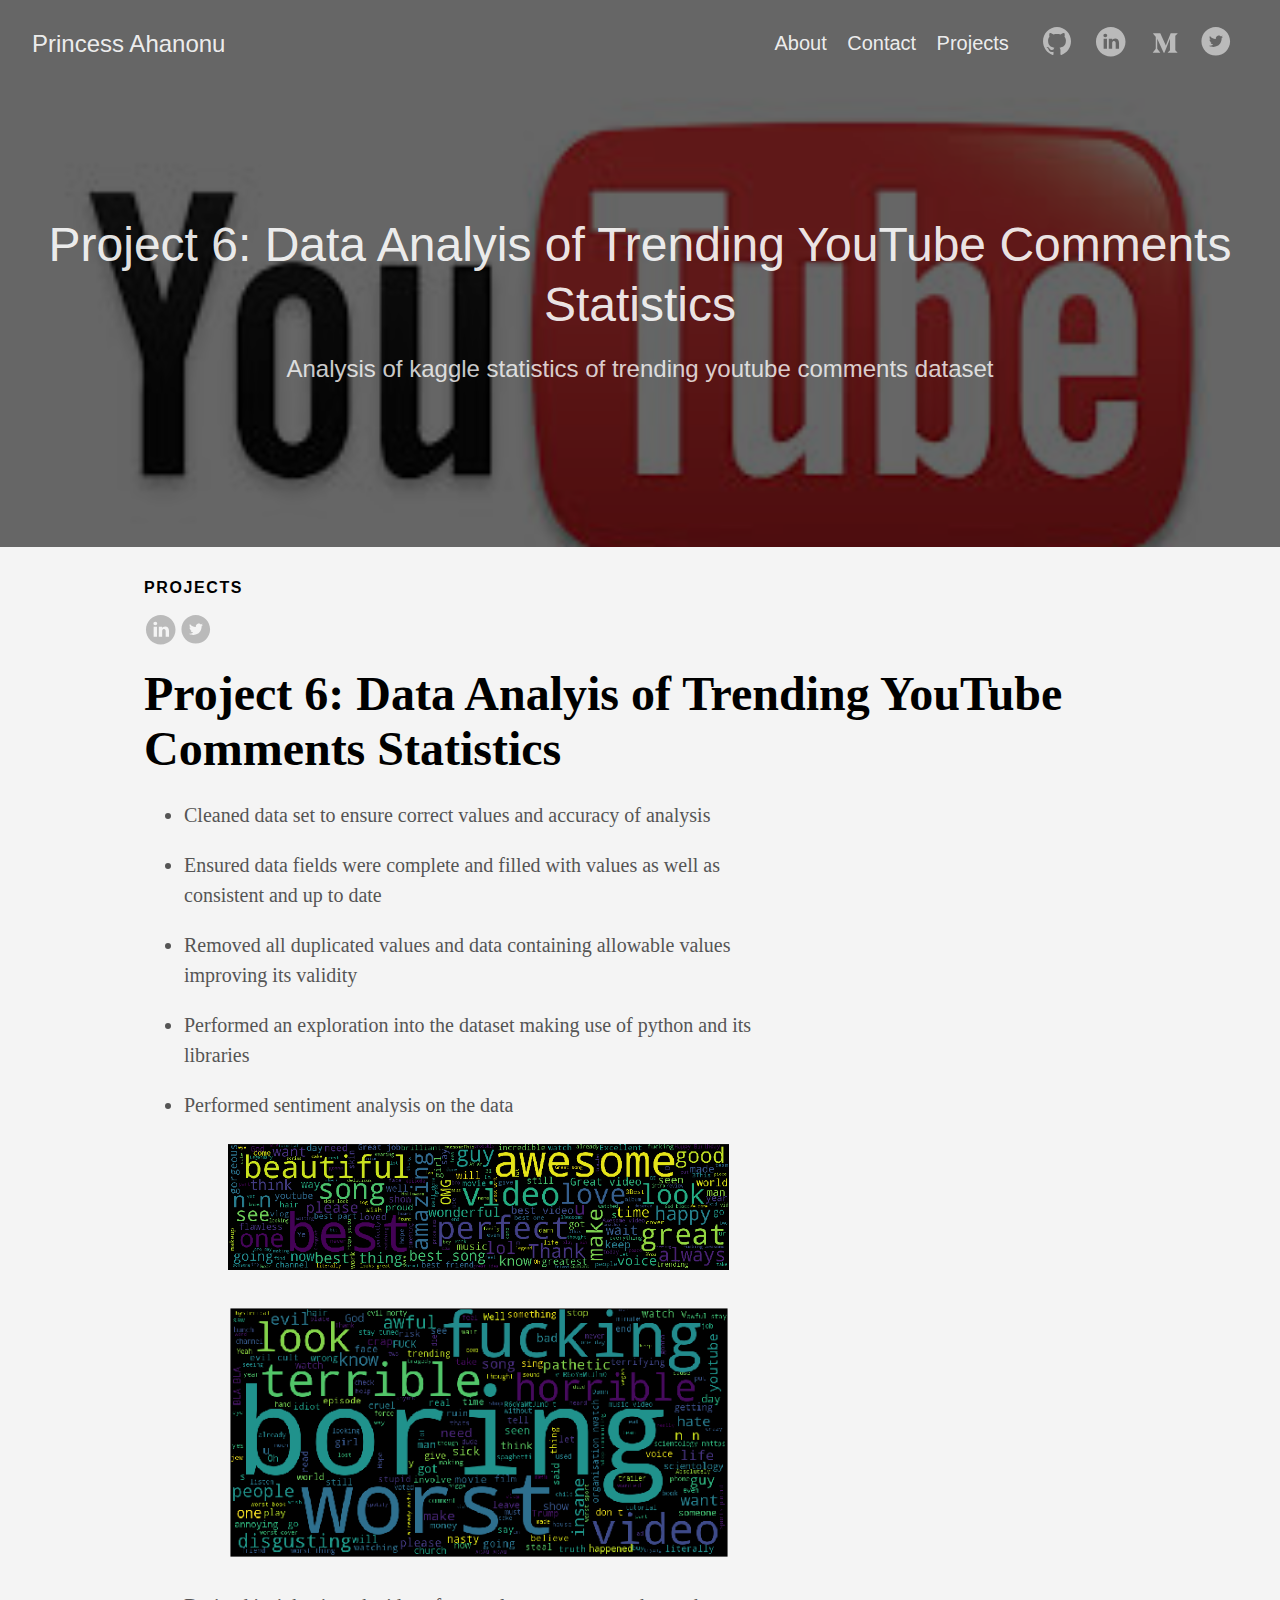
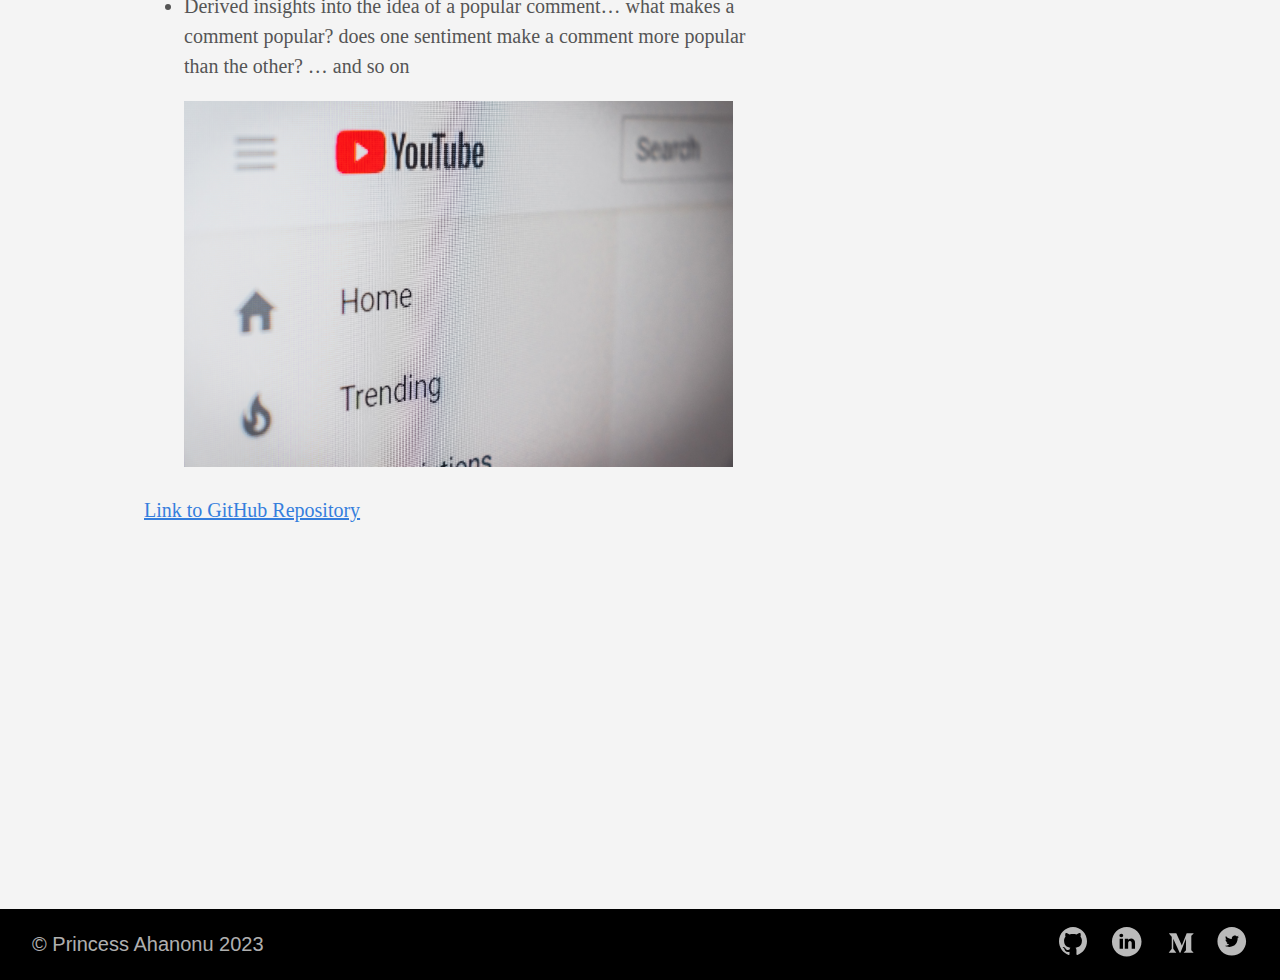
<file: post/project-6/index.html>
<!DOCTYPE html>
<html lang="en-us">
  <head>
    <meta charset="utf-8">
    <meta http-equiv="X-UA-Compatible" content="IE=edge,chrome=1">
    
    <title>Project 6: Data Analyis of Trending YouTube Comments Statistics | Princess Ahanonu</title>
    <meta name="viewport" content="width=device-width,minimum-scale=1">
    <meta name="description" content="  Analysis of kaggle statistics of trending youtube comments dataset">
    <meta name="generator" content="Hugo 0.109.0">
    
    
    
    
      <meta name="robots" content="noindex, nofollow">
    

    
<link rel="stylesheet" href="https://rou-va.github.io/Princess_Portfolio/ananke/css/main.min.css" >



    
    
    
      

    

    
    
    <meta property="og:title" content="Project 6: Data Analyis of Trending YouTube Comments Statistics" />
<meta property="og:description" content="  Analysis of kaggle statistics of trending youtube comments dataset" />
<meta property="og:type" content="article" />
<meta property="og:url" content="https://rou-va.github.io/Princess_Portfolio/post/project-6/" /><meta property="article:section" content="post" />

<meta property="og:site_name" content="Princess Ahanonu" />
<meta itemprop="name" content="Project 6: Data Analyis of Trending YouTube Comments Statistics">
<meta itemprop="description" content="  Analysis of kaggle statistics of trending youtube comments dataset">

<meta itemprop="wordCount" content="92">
<meta itemprop="keywords" content="" /><meta name="twitter:card" content="summary"/>
<meta name="twitter:title" content="Project 6: Data Analyis of Trending YouTube Comments Statistics"/>
<meta name="twitter:description" content="  Analysis of kaggle statistics of trending youtube comments dataset"/>

	
  </head>

  <body class="ma0 avenir bg-near-white">

    
   
  

  
  <header class="cover bg-top" style="background-image: url('https://rou-va.github.io/Princess_Portfolio/images/youtubecomments.jpg');">
    <div class="bg-black-60">
      <nav class="pv3 ph3 ph4-ns" role="navigation">
  <div class="flex-l justify-between items-center center">
    <a href="https://rou-va.github.io/Princess_Portfolio/" class="f3 fw2 hover-white no-underline white-90 dib">
      
        Princess Ahanonu
      
    </a>
    <div class="flex-l items-center">
      

      
        <ul class="pl0 mr3">
          
          <li class="list f5 f4-ns fw4 dib pr3">
            <a class="hover-white no-underline white-90" href="https://rou-va.github.io/Princess_Portfolio/about/" title="About page">
              About
            </a>
          </li>
          
          <li class="list f5 f4-ns fw4 dib pr3">
            <a class="hover-white no-underline white-90" href="https://rou-va.github.io/Princess_Portfolio/contact/" title="Contact page">
              Contact
            </a>
          </li>
          
          <li class="list f5 f4-ns fw4 dib pr3">
            <a class="hover-white no-underline white-90" href="https://rou-va.github.io/Princess_Portfolio/post/" title="Projects page">
              Projects
            </a>
          </li>
          
        </ul>
      
      
<div class="ananke-socials">
  
    
    <a href="https://github.com/rou-va" target="_blank" rel="noopener" class="github ananke-social-link link-transition stackoverflow link dib z-999 pt3 pt0-l mr1" title="GitHub link" aria-label="follow on GitHub——Opens in a new window">
      
        <span class="icon"><svg style="enable-background:new 0 0 512 512;" version="1.1" viewBox="0 0 512 512"  xml:space="preserve" xmlns="http://www.w3.org/2000/svg" xmlns:xlink="http://www.w3.org/1999/xlink" >
  <path d="M256,32C132.3,32,32,134.8,32,261.7c0,101.5,64.2,187.5,153.2,217.9c11.2,2.1,15.3-5,15.3-11.1   c0-5.5-0.2-19.9-0.3-39.1c-62.3,13.9-75.5-30.8-75.5-30.8c-10.2-26.5-24.9-33.6-24.9-33.6c-20.3-14.3,1.5-14,1.5-14   c22.5,1.6,34.3,23.7,34.3,23.7c20,35.1,52.4,25,65.2,19.1c2-14.8,7.8-25,14.2-30.7c-49.7-5.8-102-25.5-102-113.5   c0-25.1,8.7-45.6,23-61.6c-2.3-5.8-10-29.2,2.2-60.8c0,0,18.8-6.2,61.6,23.5c17.9-5.1,37-7.6,56.1-7.7c19,0.1,38.2,2.6,56.1,7.7   c42.8-29.7,61.5-23.5,61.5-23.5c12.2,31.6,4.5,55,2.2,60.8c14.3,16.1,23,36.6,23,61.6c0,88.2-52.4,107.6-102.3,113.3   c8,7.1,15.2,21.1,15.2,42.5c0,30.7-0.3,55.5-0.3,63c0,6.1,4,13.3,15.4,11C415.9,449.1,480,363.1,480,261.7   C480,134.8,379.7,32,256,32z"/>
</svg>
</span>
      
<span class="new-window"><svg  height="8px"  style="enable-background:new 0 0 1000 1000;" version="1.1" viewBox="0 0 1000 1000"  xml:space="preserve" xmlns="http://www.w3.org/2000/svg" xmlns:xlink="http://www.w3.org/1999/xlink" >
<path d="M598 128h298v298h-86v-152l-418 418-60-60 418-418h-152v-86zM810 810v-298h86v298c0 46-40 86-86 86h-596c-48 0-86-40-86-86v-596c0-46 38-86 86-86h298v86h-298v596h596z" style="fill-rule:evenodd;clip-rule:evenodd;"/>
</svg>
</span></a>
  
    
    <a href="https://www.linkedin.com/in/princess-ahanonu/" target="_blank" rel="noopener" class="linkedin ananke-social-link link-transition stackoverflow link dib z-999 pt3 pt0-l mr1" title="LinkedIn link" aria-label="follow on LinkedIn——Opens in a new window">
      
        <span class="icon"><svg style="enable-background:new 0 0 65 65;" version="1.1" viewBox="0 0 65 65"  xml:space="preserve" xmlns="http://www.w3.org/2000/svg" xmlns:xlink="http://www.w3.org/1999/xlink">
  <path d="M50.837,48.137V36.425c0-6.275-3.35-9.195-7.816-9.195  c-3.604,0-5.219,1.983-6.119,3.374V27.71h-6.79c0.09,1.917,0,20.427,0,20.427h6.79V36.729c0-0.609,0.044-1.219,0.224-1.655  c0.49-1.22,1.607-2.483,3.482-2.483c2.458,0,3.44,1.873,3.44,4.618v10.929H50.837z M22.959,24.922c2.367,0,3.842-1.57,3.842-3.531  c-0.044-2.003-1.475-3.528-3.797-3.528s-3.841,1.524-3.841,3.528c0,1.961,1.474,3.531,3.753,3.531H22.959z M34,64  C17.432,64,4,50.568,4,34C4,17.431,17.432,4,34,4s30,13.431,30,30C64,50.568,50.568,64,34,64z M26.354,48.137V27.71h-6.789v20.427  H26.354z" style="fill-rule:evenodd;clip-rule:evenodd;"/>
</svg>
</span>
      
<span class="new-window"><svg  height="8px"  style="enable-background:new 0 0 1000 1000;" version="1.1" viewBox="0 0 1000 1000"  xml:space="preserve" xmlns="http://www.w3.org/2000/svg" xmlns:xlink="http://www.w3.org/1999/xlink" >
<path d="M598 128h298v298h-86v-152l-418 418-60-60 418-418h-152v-86zM810 810v-298h86v298c0 46-40 86-86 86h-596c-48 0-86-40-86-86v-596c0-46 38-86 86-86h298v86h-298v596h596z" style="fill-rule:evenodd;clip-rule:evenodd;"/>
</svg>
</span></a>
  
    
    <a href="https://medium.com/@ahanonuprincess1" target="_blank" rel="noopener" class="medium ananke-social-link link-transition stackoverflow link dib z-999 pt3 pt0-l mr1" title="Medium link" aria-label="follow on Medium——Opens in a new window">
      
        <span class="icon"><svg style="enable-background:new 0 0 170 170;" version="1.1" viewBox="0 0 170 170"  xml:space="preserve" xmlns="http://www.w3.org/2000/svg" xmlns:xlink="http://www.w3.org/1999/xlink" >
<path d="M46.5340803,65.2157554 C46.6968378,63.6076572 46.0836,62.018231 44.8828198,60.93592 L32.6512605,46.2010582 L32.6512605,44 L70.6302521,44 L99.9859944,108.380952 L125.794585,44 L162,44 L162,46.2010582 L151.542017,56.2281011 C150.640424,56.9153477 150.193188,58.0448862 150.380019,59.1628454 L150.380019,132.837155 C150.193188,133.955114 150.640424,135.084652 151.542017,135.771899 L161.755369,145.798942 L161.755369,148 L110.38282,148 L110.38282,145.798942 L120.963119,135.527337 C122.002801,134.487948 122.002801,134.182246 122.002801,132.592593 L122.002801,73.0417402 L92.585901,147.755438 L88.6106443,147.755438 L54.3622782,73.0417402 L54.3622782,123.115814 C54.0767278,125.221069 54.7759199,127.3406 56.2581699,128.863022 L70.0186741,145.55438 L70.0186741,147.755438 L31,147.755438 L31,145.55438 L44.7605042,128.863022 C46.2319621,127.338076 46.8903838,125.204485 46.5340803,123.115814 L46.5340803,65.2157554 Z" style="fill-rule:evenodd;clip-rule:evenodd;"/>
</svg>
</span>
      
<span class="new-window"><svg  height="8px"  style="enable-background:new 0 0 1000 1000;" version="1.1" viewBox="0 0 1000 1000"  xml:space="preserve" xmlns="http://www.w3.org/2000/svg" xmlns:xlink="http://www.w3.org/1999/xlink" >
<path d="M598 128h298v298h-86v-152l-418 418-60-60 418-418h-152v-86zM810 810v-298h86v298c0 46-40 86-86 86h-596c-48 0-86-40-86-86v-596c0-46 38-86 86-86h298v86h-298v596h596z" style="fill-rule:evenodd;clip-rule:evenodd;"/>
</svg>
</span></a>
  
    
    <a href="https://twitter.com/princess2476" target="_blank" rel="noopener" class="twitter ananke-social-link link-transition stackoverflow link dib z-999 pt3 pt0-l mr1" title="Twitter link" aria-label="follow on Twitter——Opens in a new window">
      
        <span class="icon"><svg style="enable-background:new 0 0 67 67;" version="1.1" viewBox="0 0 67 67"  xml:space="preserve" xmlns="http://www.w3.org/2000/svg" xmlns:xlink="http://www.w3.org/1999/xlink"><path d="M37.167,22.283c-2.619,0.953-4.274,3.411-4.086,6.101  l0.063,1.038l-1.048-0.127c-3.813-0.487-7.145-2.139-9.974-4.915l-1.383-1.377l-0.356,1.017c-0.754,2.267-0.272,4.661,1.299,6.271  c0.838,0.89,0.649,1.017-0.796,0.487c-0.503-0.169-0.943-0.296-0.985-0.233c-0.146,0.149,0.356,2.076,0.754,2.839  c0.545,1.06,1.655,2.097,2.871,2.712l1.027,0.487l-1.215,0.021c-1.173,0-1.215,0.021-1.089,0.467  c0.419,1.377,2.074,2.839,3.918,3.475l1.299,0.444l-1.131,0.678c-1.676,0.976-3.646,1.526-5.616,1.568  C19.775,43.256,19,43.341,19,43.405c0,0.211,2.557,1.397,4.044,1.864c4.463,1.377,9.765,0.783,13.746-1.568  c2.829-1.673,5.657-5,6.978-8.221c0.713-1.716,1.425-4.851,1.425-6.354c0-0.975,0.063-1.102,1.236-2.267  c0.692-0.678,1.341-1.419,1.467-1.631c0.21-0.403,0.188-0.403-0.88-0.043c-1.781,0.636-2.033,0.551-1.152-0.402  c0.649-0.678,1.425-1.907,1.425-2.267c0-0.063-0.314,0.042-0.671,0.233c-0.377,0.212-1.215,0.53-1.844,0.72l-1.131,0.361l-1.027-0.7  c-0.566-0.381-1.361-0.805-1.781-0.932C39.766,21.902,38.131,21.944,37.167,22.283z M33,64C16.432,64,3,50.569,3,34S16.432,4,33,4  s30,13.431,30,30S49.568,64,33,64z" style="fill-rule:evenodd;clip-rule:evenodd;"/></svg>
</span>
      
<span class="new-window"><svg  height="8px"  style="enable-background:new 0 0 1000 1000;" version="1.1" viewBox="0 0 1000 1000"  xml:space="preserve" xmlns="http://www.w3.org/2000/svg" xmlns:xlink="http://www.w3.org/1999/xlink" >
<path d="M598 128h298v298h-86v-152l-418 418-60-60 418-418h-152v-86zM810 810v-298h86v298c0 46-40 86-86 86h-596c-48 0-86-40-86-86v-596c0-46 38-86 86-86h298v86h-298v596h596z" style="fill-rule:evenodd;clip-rule:evenodd;"/>
</svg>
</span></a>
  
</div>

    </div>
  </div>
</nav>

      <div class="tc-l pv6 ph3 ph4-ns">
        
          <div class="f2 f1-l fw2 white-90 mb0 lh-title">Project 6: Data Analyis of Trending YouTube Comments Statistics</div>
          
            <div class="fw1 f5 f3-l white-80 measure-wide-l center lh-copy mt3 mb4">
                Analysis of kaggle statistics of trending youtube comments dataset
            </div>
          
        
      </div>
    </div>
  </header>



    <main class="pb7" role="main">
      
  
  <article class="flex-l flex-wrap justify-between mw8 center ph3">
    <header class="mt4 w-100">
      <aside class="instapaper_ignoref b helvetica tracked">
          
        PROJECTS
      </aside>
      










  <div id="sharing" class="mt3 ananke-socials">
    
      
      <a href="https://www.linkedin.com/shareArticle?mini=true&amp;url=https://rou-va.github.io/Princess_Portfolio/post/project-6/&amp;title=Project%206:%20Data%20Analyis%20of%20Trending%20YouTube%20Comments%20Statistics" class="ananke-social-link linkedin no-underline" aria-label="share on LinkedIn">
        
        <span class="icon"> <svg style="enable-background:new 0 0 65 65;" version="1.1" viewBox="0 0 65 65"  xml:space="preserve" xmlns="http://www.w3.org/2000/svg" xmlns:xlink="http://www.w3.org/1999/xlink">
  <path d="M50.837,48.137V36.425c0-6.275-3.35-9.195-7.816-9.195  c-3.604,0-5.219,1.983-6.119,3.374V27.71h-6.79c0.09,1.917,0,20.427,0,20.427h6.79V36.729c0-0.609,0.044-1.219,0.224-1.655  c0.49-1.22,1.607-2.483,3.482-2.483c2.458,0,3.44,1.873,3.44,4.618v10.929H50.837z M22.959,24.922c2.367,0,3.842-1.57,3.842-3.531  c-0.044-2.003-1.475-3.528-3.797-3.528s-3.841,1.524-3.841,3.528c0,1.961,1.474,3.531,3.753,3.531H22.959z M34,64  C17.432,64,4,50.568,4,34C4,17.431,17.432,4,34,4s30,13.431,30,30C64,50.568,50.568,64,34,64z M26.354,48.137V27.71h-6.789v20.427  H26.354z" style="fill-rule:evenodd;clip-rule:evenodd;"/>
</svg>
</span>
        
      </a>
    
      
      <a href="https://twitter.com/share?url=https://rou-va.github.io/Princess_Portfolio/post/project-6/&amp;text=Project%206:%20Data%20Analyis%20of%20Trending%20YouTube%20Comments%20Statistics" class="ananke-social-link twitter no-underline" aria-label="share on Twitter">
        
        <span class="icon"> <svg style="enable-background:new 0 0 67 67;" version="1.1" viewBox="0 0 67 67"  xml:space="preserve" xmlns="http://www.w3.org/2000/svg" xmlns:xlink="http://www.w3.org/1999/xlink"><path d="M37.167,22.283c-2.619,0.953-4.274,3.411-4.086,6.101  l0.063,1.038l-1.048-0.127c-3.813-0.487-7.145-2.139-9.974-4.915l-1.383-1.377l-0.356,1.017c-0.754,2.267-0.272,4.661,1.299,6.271  c0.838,0.89,0.649,1.017-0.796,0.487c-0.503-0.169-0.943-0.296-0.985-0.233c-0.146,0.149,0.356,2.076,0.754,2.839  c0.545,1.06,1.655,2.097,2.871,2.712l1.027,0.487l-1.215,0.021c-1.173,0-1.215,0.021-1.089,0.467  c0.419,1.377,2.074,2.839,3.918,3.475l1.299,0.444l-1.131,0.678c-1.676,0.976-3.646,1.526-5.616,1.568  C19.775,43.256,19,43.341,19,43.405c0,0.211,2.557,1.397,4.044,1.864c4.463,1.377,9.765,0.783,13.746-1.568  c2.829-1.673,5.657-5,6.978-8.221c0.713-1.716,1.425-4.851,1.425-6.354c0-0.975,0.063-1.102,1.236-2.267  c0.692-0.678,1.341-1.419,1.467-1.631c0.21-0.403,0.188-0.403-0.88-0.043c-1.781,0.636-2.033,0.551-1.152-0.402  c0.649-0.678,1.425-1.907,1.425-2.267c0-0.063-0.314,0.042-0.671,0.233c-0.377,0.212-1.215,0.53-1.844,0.72l-1.131,0.361l-1.027-0.7  c-0.566-0.381-1.361-0.805-1.781-0.932C39.766,21.902,38.131,21.944,37.167,22.283z M33,64C16.432,64,3,50.569,3,34S16.432,4,33,4  s30,13.431,30,30S49.568,64,33,64z" style="fill-rule:evenodd;clip-rule:evenodd;"/></svg>
</span>
        
      </a>
    
  </div>


      <h1 class="f1 athelas mt3 mb1">Project 6: Data Analyis of Trending YouTube Comments Statistics</h1>
      
      
      

      
      
    </header>
    <div class="nested-copy-line-height lh-copy serif f4 nested-links mid-gray pr4-l w-two-thirds-l"><ul>
<li>
<p>Cleaned data set to ensure correct values and accuracy of analysis</p>
</li>
<li>
<p>Ensured data fields were complete and filled with values as well as consistent and up to date</p>
</li>
<li>
<p>Removed all duplicated values and data containing allowable values improving its validity</p>
</li>
<li>
<p>Performed an exploration into the dataset making use of python and its libraries</p>
</li>
<li>
<p>Performed sentiment analysis on the data
<figure><img src="https://rou-va.github.io/Princess_Portfolio/images/comments1.png"/>
</figure>

<figure><img src="https://rou-va.github.io/Princess_Portfolio/images/comments2.png"/>
</figure>
</p>
</li>
<li>
<p>Derived insights into the idea of a popular comment&hellip; what makes a comment popular? does one sentiment make a comment more popular than the other? &hellip; and so on</p>
</li>
</ul>
<figure><img src="https://rou-va.github.io/Princess_Portfolio/images/youtube.jpg"/>
</figure>

<p><a href="https://github.com/rou-va/Data-Analysis-of-Trending-YouTube-Comments-Statistics">Link to GitHub Repository</a></p>
<ul class="pa0">
  
</ul>
<div class="mt6 instapaper_ignoref">
      
      
      </div>
    </div>

    <aside class="w-30-l mt6-l">




</aside>

  </article>

    </main>
    <footer class="bg-black bottom-0 w-100 pa3" role="contentinfo">
  <div class="flex justify-between">
  <a class="f4 fw4 hover-white no-underline white-70 dn dib-ns pv2 ph3" href="https://rou-va.github.io/Princess_Portfolio/" >
    &copy;  Princess Ahanonu 2023 
  </a>
    <div>
<div class="ananke-socials">
  
    
    <a href="https://github.com/rou-va" target="_blank" rel="noopener" class="github ananke-social-link link-transition stackoverflow link dib z-999 pt3 pt0-l mr1" title="GitHub link" aria-label="follow on GitHub——Opens in a new window">
      
        <span class="icon"><svg style="enable-background:new 0 0 512 512;" version="1.1" viewBox="0 0 512 512"  xml:space="preserve" xmlns="http://www.w3.org/2000/svg" xmlns:xlink="http://www.w3.org/1999/xlink" >
  <path d="M256,32C132.3,32,32,134.8,32,261.7c0,101.5,64.2,187.5,153.2,217.9c11.2,2.1,15.3-5,15.3-11.1   c0-5.5-0.2-19.9-0.3-39.1c-62.3,13.9-75.5-30.8-75.5-30.8c-10.2-26.5-24.9-33.6-24.9-33.6c-20.3-14.3,1.5-14,1.5-14   c22.5,1.6,34.3,23.7,34.3,23.7c20,35.1,52.4,25,65.2,19.1c2-14.8,7.8-25,14.2-30.7c-49.7-5.8-102-25.5-102-113.5   c0-25.1,8.7-45.6,23-61.6c-2.3-5.8-10-29.2,2.2-60.8c0,0,18.8-6.2,61.6,23.5c17.9-5.1,37-7.6,56.1-7.7c19,0.1,38.2,2.6,56.1,7.7   c42.8-29.7,61.5-23.5,61.5-23.5c12.2,31.6,4.5,55,2.2,60.8c14.3,16.1,23,36.6,23,61.6c0,88.2-52.4,107.6-102.3,113.3   c8,7.1,15.2,21.1,15.2,42.5c0,30.7-0.3,55.5-0.3,63c0,6.1,4,13.3,15.4,11C415.9,449.1,480,363.1,480,261.7   C480,134.8,379.7,32,256,32z"/>
</svg>
</span>
      
<span class="new-window"><svg  height="8px"  style="enable-background:new 0 0 1000 1000;" version="1.1" viewBox="0 0 1000 1000"  xml:space="preserve" xmlns="http://www.w3.org/2000/svg" xmlns:xlink="http://www.w3.org/1999/xlink" >
<path d="M598 128h298v298h-86v-152l-418 418-60-60 418-418h-152v-86zM810 810v-298h86v298c0 46-40 86-86 86h-596c-48 0-86-40-86-86v-596c0-46 38-86 86-86h298v86h-298v596h596z" style="fill-rule:evenodd;clip-rule:evenodd;"/>
</svg>
</span></a>
  
    
    <a href="https://www.linkedin.com/in/princess-ahanonu/" target="_blank" rel="noopener" class="linkedin ananke-social-link link-transition stackoverflow link dib z-999 pt3 pt0-l mr1" title="LinkedIn link" aria-label="follow on LinkedIn——Opens in a new window">
      
        <span class="icon"><svg style="enable-background:new 0 0 65 65;" version="1.1" viewBox="0 0 65 65"  xml:space="preserve" xmlns="http://www.w3.org/2000/svg" xmlns:xlink="http://www.w3.org/1999/xlink">
  <path d="M50.837,48.137V36.425c0-6.275-3.35-9.195-7.816-9.195  c-3.604,0-5.219,1.983-6.119,3.374V27.71h-6.79c0.09,1.917,0,20.427,0,20.427h6.79V36.729c0-0.609,0.044-1.219,0.224-1.655  c0.49-1.22,1.607-2.483,3.482-2.483c2.458,0,3.44,1.873,3.44,4.618v10.929H50.837z M22.959,24.922c2.367,0,3.842-1.57,3.842-3.531  c-0.044-2.003-1.475-3.528-3.797-3.528s-3.841,1.524-3.841,3.528c0,1.961,1.474,3.531,3.753,3.531H22.959z M34,64  C17.432,64,4,50.568,4,34C4,17.431,17.432,4,34,4s30,13.431,30,30C64,50.568,50.568,64,34,64z M26.354,48.137V27.71h-6.789v20.427  H26.354z" style="fill-rule:evenodd;clip-rule:evenodd;"/>
</svg>
</span>
      
<span class="new-window"><svg  height="8px"  style="enable-background:new 0 0 1000 1000;" version="1.1" viewBox="0 0 1000 1000"  xml:space="preserve" xmlns="http://www.w3.org/2000/svg" xmlns:xlink="http://www.w3.org/1999/xlink" >
<path d="M598 128h298v298h-86v-152l-418 418-60-60 418-418h-152v-86zM810 810v-298h86v298c0 46-40 86-86 86h-596c-48 0-86-40-86-86v-596c0-46 38-86 86-86h298v86h-298v596h596z" style="fill-rule:evenodd;clip-rule:evenodd;"/>
</svg>
</span></a>
  
    
    <a href="https://medium.com/@ahanonuprincess1" target="_blank" rel="noopener" class="medium ananke-social-link link-transition stackoverflow link dib z-999 pt3 pt0-l mr1" title="Medium link" aria-label="follow on Medium——Opens in a new window">
      
        <span class="icon"><svg style="enable-background:new 0 0 170 170;" version="1.1" viewBox="0 0 170 170"  xml:space="preserve" xmlns="http://www.w3.org/2000/svg" xmlns:xlink="http://www.w3.org/1999/xlink" >
<path d="M46.5340803,65.2157554 C46.6968378,63.6076572 46.0836,62.018231 44.8828198,60.93592 L32.6512605,46.2010582 L32.6512605,44 L70.6302521,44 L99.9859944,108.380952 L125.794585,44 L162,44 L162,46.2010582 L151.542017,56.2281011 C150.640424,56.9153477 150.193188,58.0448862 150.380019,59.1628454 L150.380019,132.837155 C150.193188,133.955114 150.640424,135.084652 151.542017,135.771899 L161.755369,145.798942 L161.755369,148 L110.38282,148 L110.38282,145.798942 L120.963119,135.527337 C122.002801,134.487948 122.002801,134.182246 122.002801,132.592593 L122.002801,73.0417402 L92.585901,147.755438 L88.6106443,147.755438 L54.3622782,73.0417402 L54.3622782,123.115814 C54.0767278,125.221069 54.7759199,127.3406 56.2581699,128.863022 L70.0186741,145.55438 L70.0186741,147.755438 L31,147.755438 L31,145.55438 L44.7605042,128.863022 C46.2319621,127.338076 46.8903838,125.204485 46.5340803,123.115814 L46.5340803,65.2157554 Z" style="fill-rule:evenodd;clip-rule:evenodd;"/>
</svg>
</span>
      
<span class="new-window"><svg  height="8px"  style="enable-background:new 0 0 1000 1000;" version="1.1" viewBox="0 0 1000 1000"  xml:space="preserve" xmlns="http://www.w3.org/2000/svg" xmlns:xlink="http://www.w3.org/1999/xlink" >
<path d="M598 128h298v298h-86v-152l-418 418-60-60 418-418h-152v-86zM810 810v-298h86v298c0 46-40 86-86 86h-596c-48 0-86-40-86-86v-596c0-46 38-86 86-86h298v86h-298v596h596z" style="fill-rule:evenodd;clip-rule:evenodd;"/>
</svg>
</span></a>
  
    
    <a href="https://twitter.com/princess2476" target="_blank" rel="noopener" class="twitter ananke-social-link link-transition stackoverflow link dib z-999 pt3 pt0-l mr1" title="Twitter link" aria-label="follow on Twitter——Opens in a new window">
      
        <span class="icon"><svg style="enable-background:new 0 0 67 67;" version="1.1" viewBox="0 0 67 67"  xml:space="preserve" xmlns="http://www.w3.org/2000/svg" xmlns:xlink="http://www.w3.org/1999/xlink"><path d="M37.167,22.283c-2.619,0.953-4.274,3.411-4.086,6.101  l0.063,1.038l-1.048-0.127c-3.813-0.487-7.145-2.139-9.974-4.915l-1.383-1.377l-0.356,1.017c-0.754,2.267-0.272,4.661,1.299,6.271  c0.838,0.89,0.649,1.017-0.796,0.487c-0.503-0.169-0.943-0.296-0.985-0.233c-0.146,0.149,0.356,2.076,0.754,2.839  c0.545,1.06,1.655,2.097,2.871,2.712l1.027,0.487l-1.215,0.021c-1.173,0-1.215,0.021-1.089,0.467  c0.419,1.377,2.074,2.839,3.918,3.475l1.299,0.444l-1.131,0.678c-1.676,0.976-3.646,1.526-5.616,1.568  C19.775,43.256,19,43.341,19,43.405c0,0.211,2.557,1.397,4.044,1.864c4.463,1.377,9.765,0.783,13.746-1.568  c2.829-1.673,5.657-5,6.978-8.221c0.713-1.716,1.425-4.851,1.425-6.354c0-0.975,0.063-1.102,1.236-2.267  c0.692-0.678,1.341-1.419,1.467-1.631c0.21-0.403,0.188-0.403-0.88-0.043c-1.781,0.636-2.033,0.551-1.152-0.402  c0.649-0.678,1.425-1.907,1.425-2.267c0-0.063-0.314,0.042-0.671,0.233c-0.377,0.212-1.215,0.53-1.844,0.72l-1.131,0.361l-1.027-0.7  c-0.566-0.381-1.361-0.805-1.781-0.932C39.766,21.902,38.131,21.944,37.167,22.283z M33,64C16.432,64,3,50.569,3,34S16.432,4,33,4  s30,13.431,30,30S49.568,64,33,64z" style="fill-rule:evenodd;clip-rule:evenodd;"/></svg>
</span>
      
<span class="new-window"><svg  height="8px"  style="enable-background:new 0 0 1000 1000;" version="1.1" viewBox="0 0 1000 1000"  xml:space="preserve" xmlns="http://www.w3.org/2000/svg" xmlns:xlink="http://www.w3.org/1999/xlink" >
<path d="M598 128h298v298h-86v-152l-418 418-60-60 418-418h-152v-86zM810 810v-298h86v298c0 46-40 86-86 86h-596c-48 0-86-40-86-86v-596c0-46 38-86 86-86h298v86h-298v596h596z" style="fill-rule:evenodd;clip-rule:evenodd;"/>
</svg>
</span></a>
  
</div>
</div>
  </div>
</footer>

  </body>
</html>
</file>
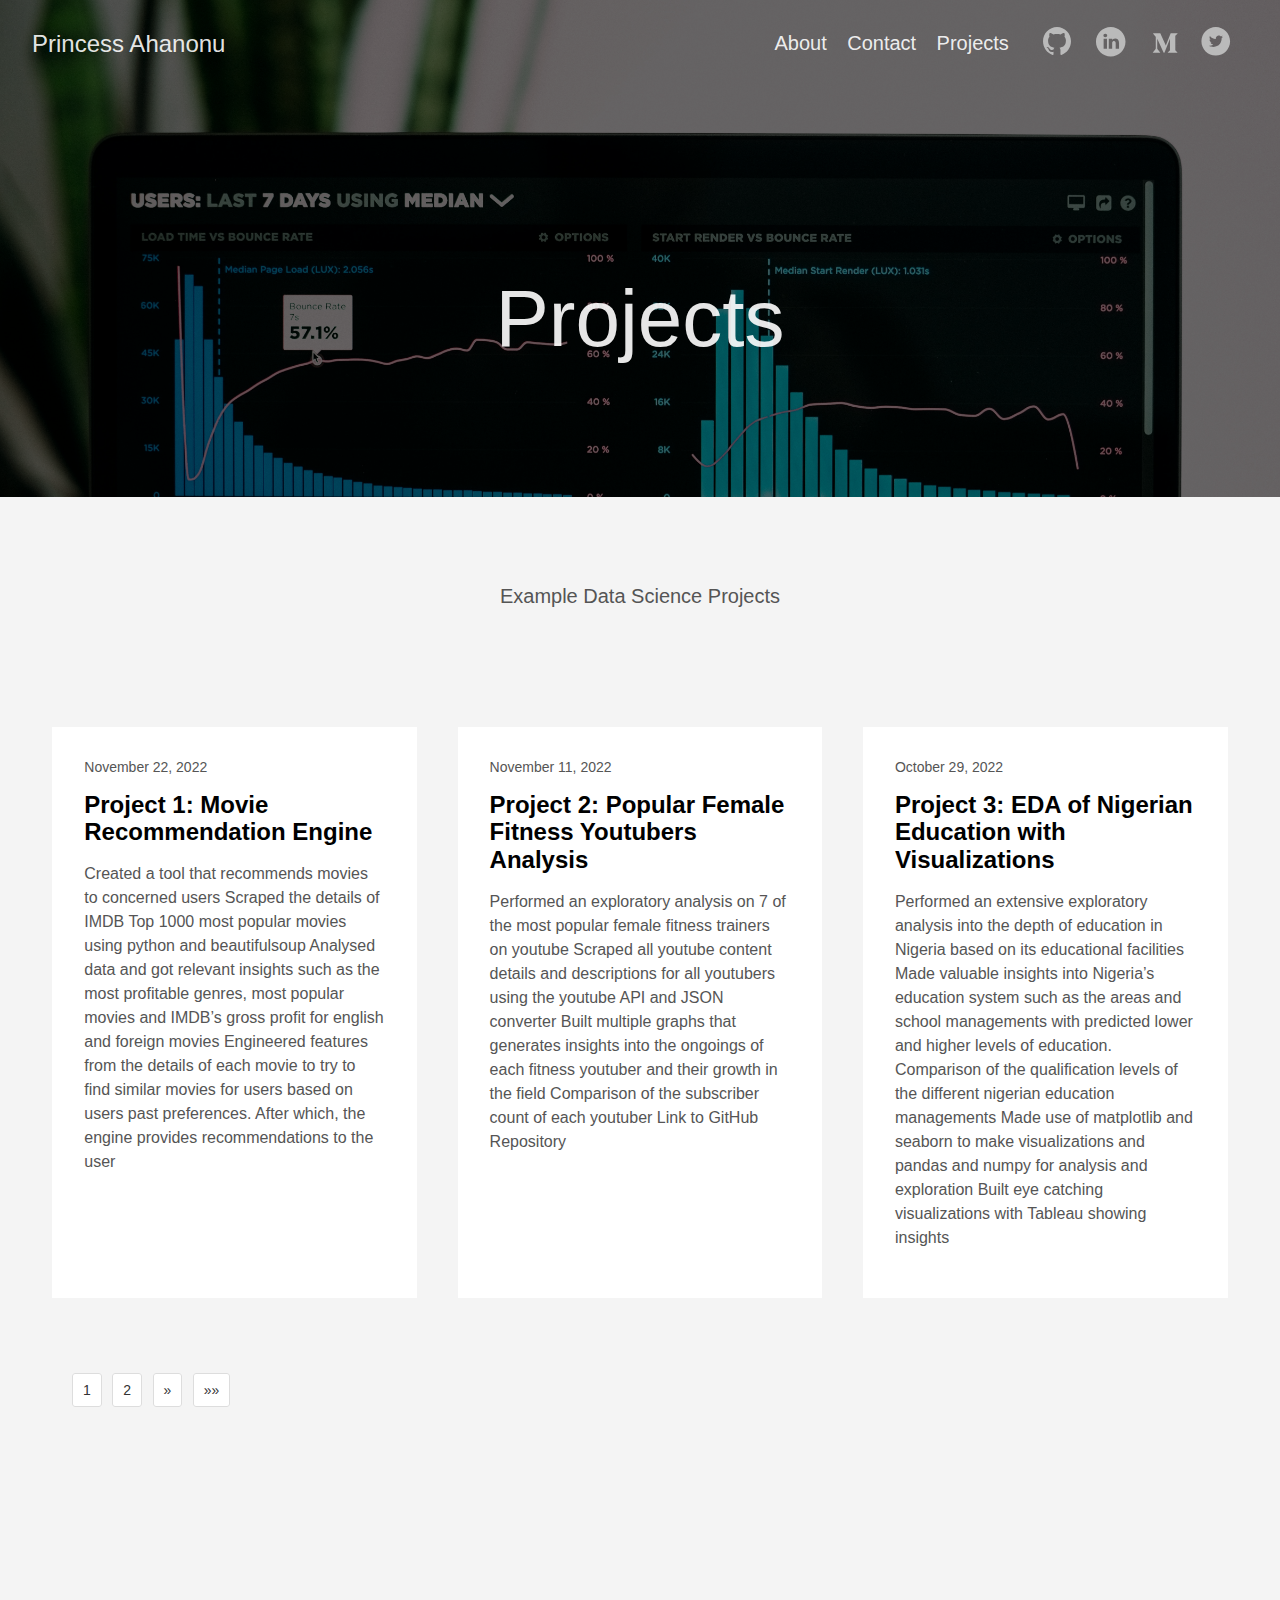
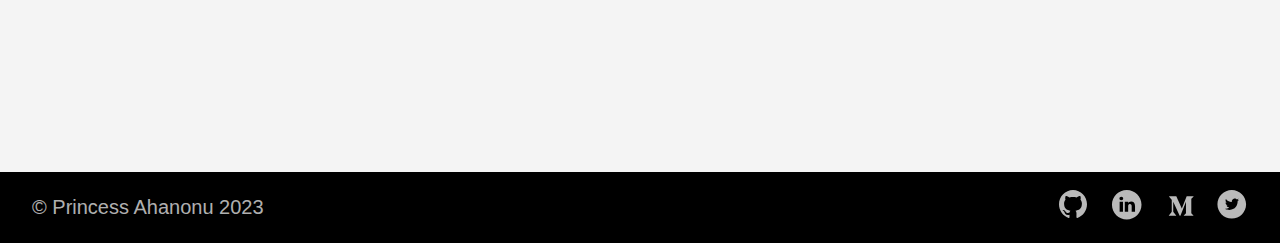
<file: post/page/1/index.html>
<!DOCTYPE html>
<html lang="en-us">
  <head>
    <title>https://rou-va.github.io/Princess_Portfolio/post/</title>
    <link rel="canonical" href="https://rou-va.github.io/Princess_Portfolio/post/">
    <meta name="robots" content="noindex">
    <meta charset="utf-8">
    <meta http-equiv="refresh" content="0; url=https://rou-va.github.io/Princess_Portfolio/post/">
  </head>
</html>
</file>
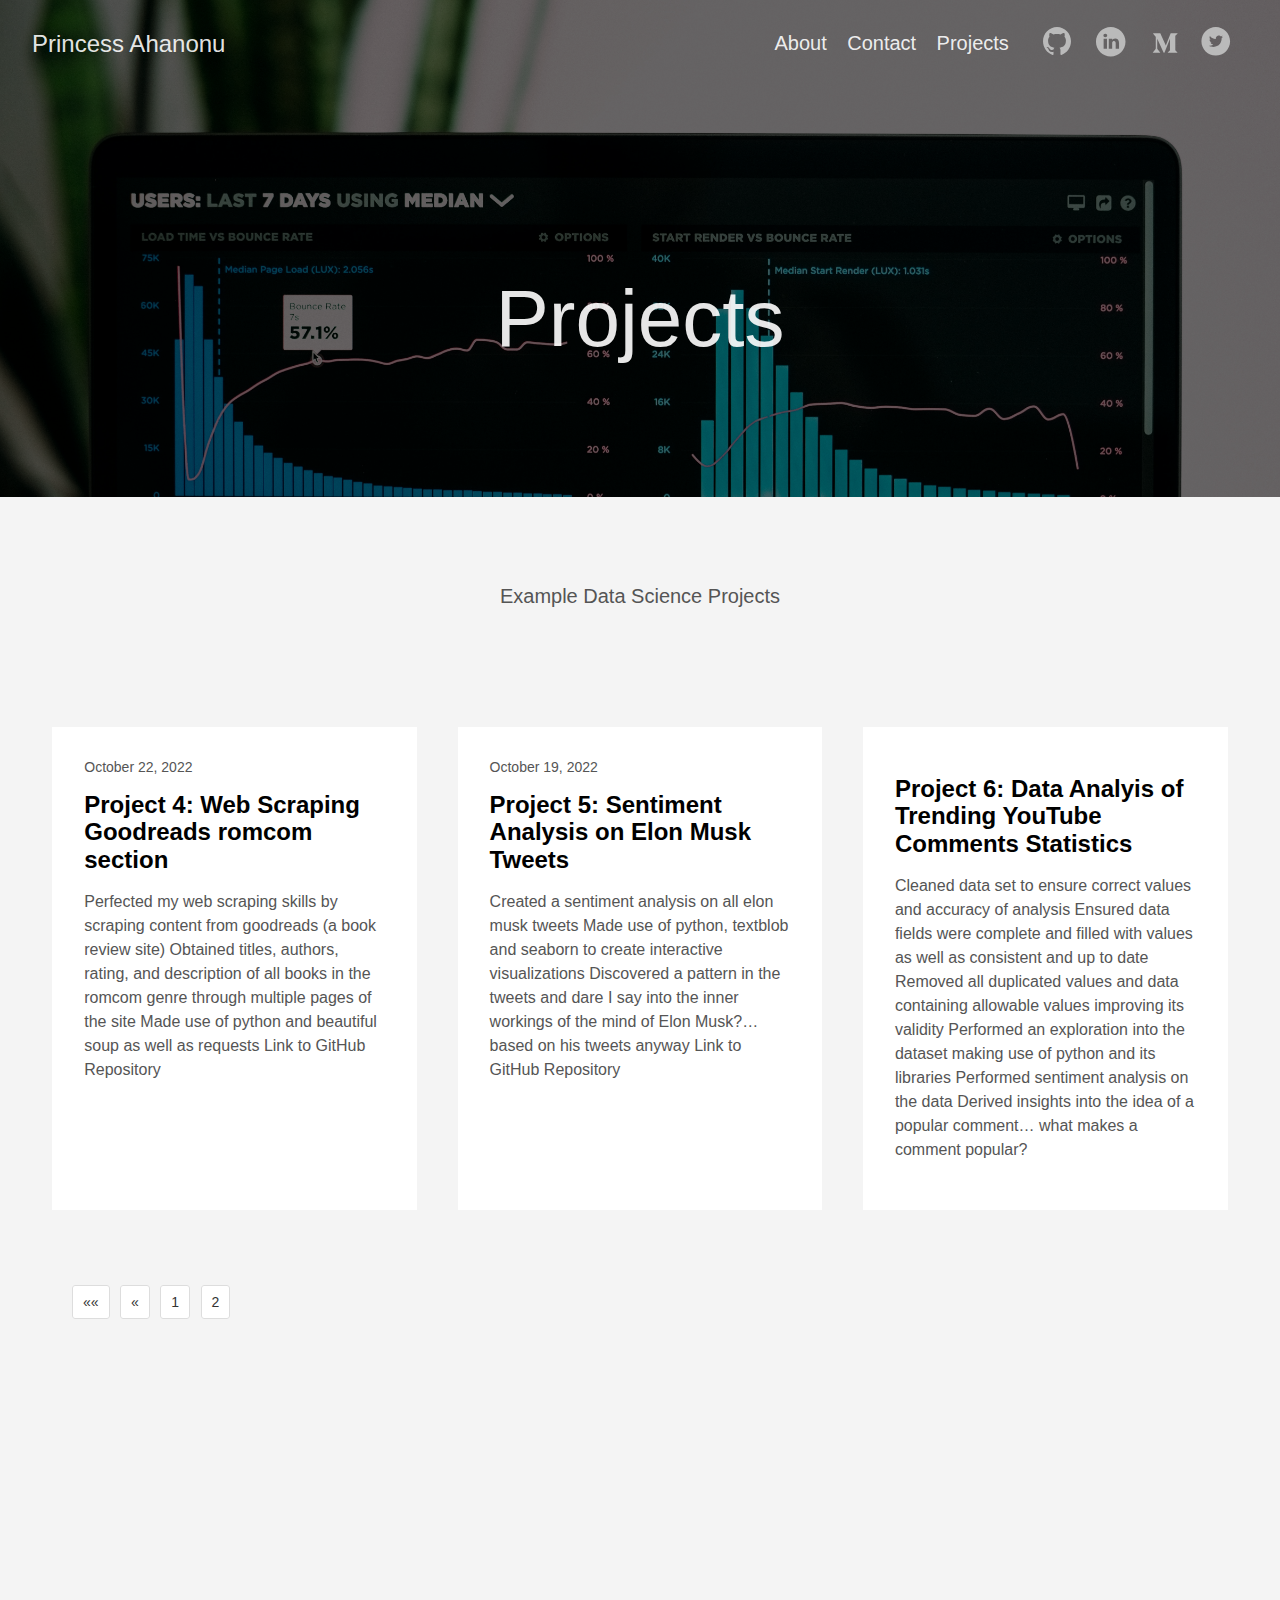
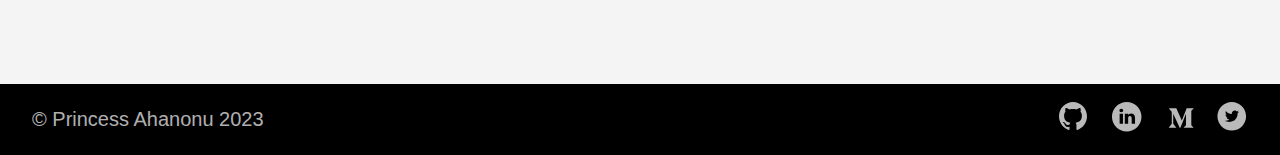
<file: post/page/2/index.html>
<!DOCTYPE html>
<html lang="en-us">
  <head>
    <meta charset="utf-8">
    <meta http-equiv="X-UA-Compatible" content="IE=edge,chrome=1">
    
    <title>Projects | Princess Ahanonu</title>
    <meta name="viewport" content="width=device-width,minimum-scale=1">
    <meta name="description" content="The last theme you&#39;ll ever need. Maybe.">
    <meta name="generator" content="Hugo 0.109.0">
    
    
    
    
      <meta name="robots" content="noindex, nofollow">
    

    
<link rel="stylesheet" href="https://rou-va.github.io/Princess_Portfolio/ananke/css/main.min.css" >



    
    
    
      

    

    
    
      <link href="https://rou-va.github.io/Princess_Portfolio/post/index.xml" rel="alternate" type="application/rss+xml" title="Princess Ahanonu" />
      <link href="https://rou-va.github.io/Princess_Portfolio/post/index.xml" rel="feed" type="application/rss+xml" title="Princess Ahanonu" />
      
    
    
    <meta property="og:title" content="Projects" />
<meta property="og:description" content="The last theme you&#39;ll ever need. Maybe." />
<meta property="og:type" content="website" />
<meta property="og:url" content="https://rou-va.github.io/Princess_Portfolio/post/" /><meta property="og:site_name" content="Princess Ahanonu" />
<meta itemprop="name" content="Projects">
<meta itemprop="description" content="The last theme you&#39;ll ever need. Maybe."><meta name="twitter:card" content="summary"/>
<meta name="twitter:title" content="Projects"/>
<meta name="twitter:description" content="The last theme you&#39;ll ever need. Maybe."/>

	
  </head>

  <body class="ma0 avenir bg-near-white">

    

  
  <header class="cover bg-top" style="background-image: url('https://rou-va.github.io/Princess_Portfolio/images/analysis.jpg');">
    <div class="bg-black-60">
      <nav class="pv3 ph3 ph4-ns" role="navigation">
  <div class="flex-l justify-between items-center center">
    <a href="https://rou-va.github.io/Princess_Portfolio/" class="f3 fw2 hover-white no-underline white-90 dib">
      
        Princess Ahanonu
      
    </a>
    <div class="flex-l items-center">
      

      
        <ul class="pl0 mr3">
          
          <li class="list f5 f4-ns fw4 dib pr3">
            <a class="hover-white no-underline white-90" href="https://rou-va.github.io/Princess_Portfolio/about/" title="About page">
              About
            </a>
          </li>
          
          <li class="list f5 f4-ns fw4 dib pr3">
            <a class="hover-white no-underline white-90" href="https://rou-va.github.io/Princess_Portfolio/contact/" title="Contact page">
              Contact
            </a>
          </li>
          
          <li class="list f5 f4-ns fw4 dib pr3">
            <a class="hover-white no-underline white-90" href="https://rou-va.github.io/Princess_Portfolio/post/" title="Projects page">
              Projects
            </a>
          </li>
          
        </ul>
      
      
<div class="ananke-socials">
  
    
    <a href="https://github.com/rou-va" target="_blank" rel="noopener" class="github ananke-social-link link-transition stackoverflow link dib z-999 pt3 pt0-l mr1" title="GitHub link" aria-label="follow on GitHub——Opens in a new window">
      
        <span class="icon"><svg style="enable-background:new 0 0 512 512;" version="1.1" viewBox="0 0 512 512"  xml:space="preserve" xmlns="http://www.w3.org/2000/svg" xmlns:xlink="http://www.w3.org/1999/xlink" >
  <path d="M256,32C132.3,32,32,134.8,32,261.7c0,101.5,64.2,187.5,153.2,217.9c11.2,2.1,15.3-5,15.3-11.1   c0-5.5-0.2-19.9-0.3-39.1c-62.3,13.9-75.5-30.8-75.5-30.8c-10.2-26.5-24.9-33.6-24.9-33.6c-20.3-14.3,1.5-14,1.5-14   c22.5,1.6,34.3,23.7,34.3,23.7c20,35.1,52.4,25,65.2,19.1c2-14.8,7.8-25,14.2-30.7c-49.7-5.8-102-25.5-102-113.5   c0-25.1,8.7-45.6,23-61.6c-2.3-5.8-10-29.2,2.2-60.8c0,0,18.8-6.2,61.6,23.5c17.9-5.1,37-7.6,56.1-7.7c19,0.1,38.2,2.6,56.1,7.7   c42.8-29.7,61.5-23.5,61.5-23.5c12.2,31.6,4.5,55,2.2,60.8c14.3,16.1,23,36.6,23,61.6c0,88.2-52.4,107.6-102.3,113.3   c8,7.1,15.2,21.1,15.2,42.5c0,30.7-0.3,55.5-0.3,63c0,6.1,4,13.3,15.4,11C415.9,449.1,480,363.1,480,261.7   C480,134.8,379.7,32,256,32z"/>
</svg>
</span>
      
<span class="new-window"><svg  height="8px"  style="enable-background:new 0 0 1000 1000;" version="1.1" viewBox="0 0 1000 1000"  xml:space="preserve" xmlns="http://www.w3.org/2000/svg" xmlns:xlink="http://www.w3.org/1999/xlink" >
<path d="M598 128h298v298h-86v-152l-418 418-60-60 418-418h-152v-86zM810 810v-298h86v298c0 46-40 86-86 86h-596c-48 0-86-40-86-86v-596c0-46 38-86 86-86h298v86h-298v596h596z" style="fill-rule:evenodd;clip-rule:evenodd;"/>
</svg>
</span></a>
  
    
    <a href="https://www.linkedin.com/in/princess-ahanonu/" target="_blank" rel="noopener" class="linkedin ananke-social-link link-transition stackoverflow link dib z-999 pt3 pt0-l mr1" title="LinkedIn link" aria-label="follow on LinkedIn——Opens in a new window">
      
        <span class="icon"><svg style="enable-background:new 0 0 65 65;" version="1.1" viewBox="0 0 65 65"  xml:space="preserve" xmlns="http://www.w3.org/2000/svg" xmlns:xlink="http://www.w3.org/1999/xlink">
  <path d="M50.837,48.137V36.425c0-6.275-3.35-9.195-7.816-9.195  c-3.604,0-5.219,1.983-6.119,3.374V27.71h-6.79c0.09,1.917,0,20.427,0,20.427h6.79V36.729c0-0.609,0.044-1.219,0.224-1.655  c0.49-1.22,1.607-2.483,3.482-2.483c2.458,0,3.44,1.873,3.44,4.618v10.929H50.837z M22.959,24.922c2.367,0,3.842-1.57,3.842-3.531  c-0.044-2.003-1.475-3.528-3.797-3.528s-3.841,1.524-3.841,3.528c0,1.961,1.474,3.531,3.753,3.531H22.959z M34,64  C17.432,64,4,50.568,4,34C4,17.431,17.432,4,34,4s30,13.431,30,30C64,50.568,50.568,64,34,64z M26.354,48.137V27.71h-6.789v20.427  H26.354z" style="fill-rule:evenodd;clip-rule:evenodd;"/>
</svg>
</span>
      
<span class="new-window"><svg  height="8px"  style="enable-background:new 0 0 1000 1000;" version="1.1" viewBox="0 0 1000 1000"  xml:space="preserve" xmlns="http://www.w3.org/2000/svg" xmlns:xlink="http://www.w3.org/1999/xlink" >
<path d="M598 128h298v298h-86v-152l-418 418-60-60 418-418h-152v-86zM810 810v-298h86v298c0 46-40 86-86 86h-596c-48 0-86-40-86-86v-596c0-46 38-86 86-86h298v86h-298v596h596z" style="fill-rule:evenodd;clip-rule:evenodd;"/>
</svg>
</span></a>
  
    
    <a href="https://medium.com/@ahanonuprincess1" target="_blank" rel="noopener" class="medium ananke-social-link link-transition stackoverflow link dib z-999 pt3 pt0-l mr1" title="Medium link" aria-label="follow on Medium——Opens in a new window">
      
        <span class="icon"><svg style="enable-background:new 0 0 170 170;" version="1.1" viewBox="0 0 170 170"  xml:space="preserve" xmlns="http://www.w3.org/2000/svg" xmlns:xlink="http://www.w3.org/1999/xlink" >
<path d="M46.5340803,65.2157554 C46.6968378,63.6076572 46.0836,62.018231 44.8828198,60.93592 L32.6512605,46.2010582 L32.6512605,44 L70.6302521,44 L99.9859944,108.380952 L125.794585,44 L162,44 L162,46.2010582 L151.542017,56.2281011 C150.640424,56.9153477 150.193188,58.0448862 150.380019,59.1628454 L150.380019,132.837155 C150.193188,133.955114 150.640424,135.084652 151.542017,135.771899 L161.755369,145.798942 L161.755369,148 L110.38282,148 L110.38282,145.798942 L120.963119,135.527337 C122.002801,134.487948 122.002801,134.182246 122.002801,132.592593 L122.002801,73.0417402 L92.585901,147.755438 L88.6106443,147.755438 L54.3622782,73.0417402 L54.3622782,123.115814 C54.0767278,125.221069 54.7759199,127.3406 56.2581699,128.863022 L70.0186741,145.55438 L70.0186741,147.755438 L31,147.755438 L31,145.55438 L44.7605042,128.863022 C46.2319621,127.338076 46.8903838,125.204485 46.5340803,123.115814 L46.5340803,65.2157554 Z" style="fill-rule:evenodd;clip-rule:evenodd;"/>
</svg>
</span>
      
<span class="new-window"><svg  height="8px"  style="enable-background:new 0 0 1000 1000;" version="1.1" viewBox="0 0 1000 1000"  xml:space="preserve" xmlns="http://www.w3.org/2000/svg" xmlns:xlink="http://www.w3.org/1999/xlink" >
<path d="M598 128h298v298h-86v-152l-418 418-60-60 418-418h-152v-86zM810 810v-298h86v298c0 46-40 86-86 86h-596c-48 0-86-40-86-86v-596c0-46 38-86 86-86h298v86h-298v596h596z" style="fill-rule:evenodd;clip-rule:evenodd;"/>
</svg>
</span></a>
  
    
    <a href="https://twitter.com/princess2476" target="_blank" rel="noopener" class="twitter ananke-social-link link-transition stackoverflow link dib z-999 pt3 pt0-l mr1" title="Twitter link" aria-label="follow on Twitter——Opens in a new window">
      
        <span class="icon"><svg style="enable-background:new 0 0 67 67;" version="1.1" viewBox="0 0 67 67"  xml:space="preserve" xmlns="http://www.w3.org/2000/svg" xmlns:xlink="http://www.w3.org/1999/xlink"><path d="M37.167,22.283c-2.619,0.953-4.274,3.411-4.086,6.101  l0.063,1.038l-1.048-0.127c-3.813-0.487-7.145-2.139-9.974-4.915l-1.383-1.377l-0.356,1.017c-0.754,2.267-0.272,4.661,1.299,6.271  c0.838,0.89,0.649,1.017-0.796,0.487c-0.503-0.169-0.943-0.296-0.985-0.233c-0.146,0.149,0.356,2.076,0.754,2.839  c0.545,1.06,1.655,2.097,2.871,2.712l1.027,0.487l-1.215,0.021c-1.173,0-1.215,0.021-1.089,0.467  c0.419,1.377,2.074,2.839,3.918,3.475l1.299,0.444l-1.131,0.678c-1.676,0.976-3.646,1.526-5.616,1.568  C19.775,43.256,19,43.341,19,43.405c0,0.211,2.557,1.397,4.044,1.864c4.463,1.377,9.765,0.783,13.746-1.568  c2.829-1.673,5.657-5,6.978-8.221c0.713-1.716,1.425-4.851,1.425-6.354c0-0.975,0.063-1.102,1.236-2.267  c0.692-0.678,1.341-1.419,1.467-1.631c0.21-0.403,0.188-0.403-0.88-0.043c-1.781,0.636-2.033,0.551-1.152-0.402  c0.649-0.678,1.425-1.907,1.425-2.267c0-0.063-0.314,0.042-0.671,0.233c-0.377,0.212-1.215,0.53-1.844,0.72l-1.131,0.361l-1.027-0.7  c-0.566-0.381-1.361-0.805-1.781-0.932C39.766,21.902,38.131,21.944,37.167,22.283z M33,64C16.432,64,3,50.569,3,34S16.432,4,33,4  s30,13.431,30,30S49.568,64,33,64z" style="fill-rule:evenodd;clip-rule:evenodd;"/></svg>
</span>
      
<span class="new-window"><svg  height="8px"  style="enable-background:new 0 0 1000 1000;" version="1.1" viewBox="0 0 1000 1000"  xml:space="preserve" xmlns="http://www.w3.org/2000/svg" xmlns:xlink="http://www.w3.org/1999/xlink" >
<path d="M598 128h298v298h-86v-152l-418 418-60-60 418-418h-152v-86zM810 810v-298h86v298c0 46-40 86-86 86h-596c-48 0-86-40-86-86v-596c0-46 38-86 86-86h298v86h-298v596h596z" style="fill-rule:evenodd;clip-rule:evenodd;"/>
</svg>
</span></a>
  
</div>

    </div>
  </div>
</nav>

      <div class="tc-l pv4 pv6-l ph3 ph4-ns">
        <h1 class="f2 f-subheadline-l fw2 white-90 mb0 lh-title">
          Projects
        </h1>
        
      </div>
    </div>
  </header>


    <main class="pb7" role="main">
      

  <article class="pa3 pa4-ns nested-copy-line-height">
    <section class="cf ph3 ph5-l pv3 pv4-l f4 tc-l center measure-wide lh-copy mid-gray">
      <p>Example Data Science Projects</p>

    </section>
    <aside class="flex-ns flex-wrap justify-around mt5">
      
        <div class="relative w-100 w-30-l mb4 bg-white">
            <div class="mb3 pa4 mid-gray overflow-hidden">
    
      <div class="f6">
        October 22, 2022
      </div>
    
    <h1 class="f3 near-black">
      <a href="https://rou-va.github.io/Princess_Portfolio/post/project-4/" class="link black dim">
        Project 4: Web Scraping Goodreads romcom section
      </a>
    </h1>
    <div class="nested-links f5 lh-copy nested-copy-line-height">
      Perfected my web scraping skills by scraping content from goodreads (a book review site) Obtained titles, authors, rating, and description of all books in the romcom genre through multiple pages of the site Made use of python and beautiful soup as well as requests Link to GitHub Repository
    </div>
  </div>

        </div>
      
        <div class="relative w-100 w-30-l mb4 bg-white">
            <div class="mb3 pa4 mid-gray overflow-hidden">
    
      <div class="f6">
        October 19, 2022
      </div>
    
    <h1 class="f3 near-black">
      <a href="https://rou-va.github.io/Princess_Portfolio/post/project-5/" class="link black dim">
        Project 5: Sentiment Analysis on Elon Musk Tweets
      </a>
    </h1>
    <div class="nested-links f5 lh-copy nested-copy-line-height">
      Created a sentiment analysis on all elon musk tweets
Made use of python, textblob and seaborn to create interactive visualizations Discovered a pattern in the tweets and dare I say into the inner workings of the mind of Elon Musk?&hellip; based on his tweets anyway
Link to GitHub Repository
    </div>
  </div>

        </div>
      
        <div class="relative w-100 w-30-l mb4 bg-white">
            <div class="mb3 pa4 mid-gray overflow-hidden">
    
    <h1 class="f3 near-black">
      <a href="https://rou-va.github.io/Princess_Portfolio/post/project-6/" class="link black dim">
        Project 6: Data Analyis of Trending YouTube Comments Statistics
      </a>
    </h1>
    <div class="nested-links f5 lh-copy nested-copy-line-height">
      Cleaned data set to ensure correct values and accuracy of analysis
Ensured data fields were complete and filled with values as well as consistent and up to date
Removed all duplicated values and data containing allowable values improving its validity
Performed an exploration into the dataset making use of python and its libraries
Performed sentiment analysis on the data Derived insights into the idea of a popular comment&hellip; what makes a comment popular?
    </div>
  </div>

        </div>
      
    </aside>
    
    <ul class="pagination pagination-default">
      <li class="page-item">
        <a href="https://rou-va.github.io/Princess_Portfolio/post/" aria-label="First" class="page-link" role="button"><span aria-hidden="true">&laquo;&laquo;</span></a>
      </li>
      <li class="page-item">
        <a href="https://rou-va.github.io/Princess_Portfolio/post/" aria-label="Previous" class="page-link" role="button"><span aria-hidden="true">&laquo;</span></a>
      </li>
      <li class="page-item">
        <a href="https://rou-va.github.io/Princess_Portfolio/post/" aria-label="Page 1" class="page-link" role="button">1</a>
      </li>
      <li class="page-item active">
        <a aria-current="page" aria-label="Page 2" class="page-link" role="button">2</a>
      </li>
      <li class="page-item disabled">
        <a aria-disabled="true" aria-label="Next" class="page-link" role="button" tabindex="-1"><span aria-hidden="true">&raquo;</span></a>
      </li>
      <li class="page-item disabled">
        <a aria-disabled="true" aria-label="Last" class="page-link" role="button" tabindex="-1"><span aria-hidden="true">&raquo;&raquo;</span></a>
      </li>
    </ul>
  </article>

    </main>
    <footer class="bg-black bottom-0 w-100 pa3" role="contentinfo">
  <div class="flex justify-between">
  <a class="f4 fw4 hover-white no-underline white-70 dn dib-ns pv2 ph3" href="https://rou-va.github.io/Princess_Portfolio/" >
    &copy;  Princess Ahanonu 2023 
  </a>
    <div>
<div class="ananke-socials">
  
    
    <a href="https://github.com/rou-va" target="_blank" rel="noopener" class="github ananke-social-link link-transition stackoverflow link dib z-999 pt3 pt0-l mr1" title="GitHub link" aria-label="follow on GitHub——Opens in a new window">
      
        <span class="icon"><svg style="enable-background:new 0 0 512 512;" version="1.1" viewBox="0 0 512 512"  xml:space="preserve" xmlns="http://www.w3.org/2000/svg" xmlns:xlink="http://www.w3.org/1999/xlink" >
  <path d="M256,32C132.3,32,32,134.8,32,261.7c0,101.5,64.2,187.5,153.2,217.9c11.2,2.1,15.3-5,15.3-11.1   c0-5.5-0.2-19.9-0.3-39.1c-62.3,13.9-75.5-30.8-75.5-30.8c-10.2-26.5-24.9-33.6-24.9-33.6c-20.3-14.3,1.5-14,1.5-14   c22.5,1.6,34.3,23.7,34.3,23.7c20,35.1,52.4,25,65.2,19.1c2-14.8,7.8-25,14.2-30.7c-49.7-5.8-102-25.5-102-113.5   c0-25.1,8.7-45.6,23-61.6c-2.3-5.8-10-29.2,2.2-60.8c0,0,18.8-6.2,61.6,23.5c17.9-5.1,37-7.6,56.1-7.7c19,0.1,38.2,2.6,56.1,7.7   c42.8-29.7,61.5-23.5,61.5-23.5c12.2,31.6,4.5,55,2.2,60.8c14.3,16.1,23,36.6,23,61.6c0,88.2-52.4,107.6-102.3,113.3   c8,7.1,15.2,21.1,15.2,42.5c0,30.7-0.3,55.5-0.3,63c0,6.1,4,13.3,15.4,11C415.9,449.1,480,363.1,480,261.7   C480,134.8,379.7,32,256,32z"/>
</svg>
</span>
      
<span class="new-window"><svg  height="8px"  style="enable-background:new 0 0 1000 1000;" version="1.1" viewBox="0 0 1000 1000"  xml:space="preserve" xmlns="http://www.w3.org/2000/svg" xmlns:xlink="http://www.w3.org/1999/xlink" >
<path d="M598 128h298v298h-86v-152l-418 418-60-60 418-418h-152v-86zM810 810v-298h86v298c0 46-40 86-86 86h-596c-48 0-86-40-86-86v-596c0-46 38-86 86-86h298v86h-298v596h596z" style="fill-rule:evenodd;clip-rule:evenodd;"/>
</svg>
</span></a>
  
    
    <a href="https://www.linkedin.com/in/princess-ahanonu/" target="_blank" rel="noopener" class="linkedin ananke-social-link link-transition stackoverflow link dib z-999 pt3 pt0-l mr1" title="LinkedIn link" aria-label="follow on LinkedIn——Opens in a new window">
      
        <span class="icon"><svg style="enable-background:new 0 0 65 65;" version="1.1" viewBox="0 0 65 65"  xml:space="preserve" xmlns="http://www.w3.org/2000/svg" xmlns:xlink="http://www.w3.org/1999/xlink">
  <path d="M50.837,48.137V36.425c0-6.275-3.35-9.195-7.816-9.195  c-3.604,0-5.219,1.983-6.119,3.374V27.71h-6.79c0.09,1.917,0,20.427,0,20.427h6.79V36.729c0-0.609,0.044-1.219,0.224-1.655  c0.49-1.22,1.607-2.483,3.482-2.483c2.458,0,3.44,1.873,3.44,4.618v10.929H50.837z M22.959,24.922c2.367,0,3.842-1.57,3.842-3.531  c-0.044-2.003-1.475-3.528-3.797-3.528s-3.841,1.524-3.841,3.528c0,1.961,1.474,3.531,3.753,3.531H22.959z M34,64  C17.432,64,4,50.568,4,34C4,17.431,17.432,4,34,4s30,13.431,30,30C64,50.568,50.568,64,34,64z M26.354,48.137V27.71h-6.789v20.427  H26.354z" style="fill-rule:evenodd;clip-rule:evenodd;"/>
</svg>
</span>
      
<span class="new-window"><svg  height="8px"  style="enable-background:new 0 0 1000 1000;" version="1.1" viewBox="0 0 1000 1000"  xml:space="preserve" xmlns="http://www.w3.org/2000/svg" xmlns:xlink="http://www.w3.org/1999/xlink" >
<path d="M598 128h298v298h-86v-152l-418 418-60-60 418-418h-152v-86zM810 810v-298h86v298c0 46-40 86-86 86h-596c-48 0-86-40-86-86v-596c0-46 38-86 86-86h298v86h-298v596h596z" style="fill-rule:evenodd;clip-rule:evenodd;"/>
</svg>
</span></a>
  
    
    <a href="https://medium.com/@ahanonuprincess1" target="_blank" rel="noopener" class="medium ananke-social-link link-transition stackoverflow link dib z-999 pt3 pt0-l mr1" title="Medium link" aria-label="follow on Medium——Opens in a new window">
      
        <span class="icon"><svg style="enable-background:new 0 0 170 170;" version="1.1" viewBox="0 0 170 170"  xml:space="preserve" xmlns="http://www.w3.org/2000/svg" xmlns:xlink="http://www.w3.org/1999/xlink" >
<path d="M46.5340803,65.2157554 C46.6968378,63.6076572 46.0836,62.018231 44.8828198,60.93592 L32.6512605,46.2010582 L32.6512605,44 L70.6302521,44 L99.9859944,108.380952 L125.794585,44 L162,44 L162,46.2010582 L151.542017,56.2281011 C150.640424,56.9153477 150.193188,58.0448862 150.380019,59.1628454 L150.380019,132.837155 C150.193188,133.955114 150.640424,135.084652 151.542017,135.771899 L161.755369,145.798942 L161.755369,148 L110.38282,148 L110.38282,145.798942 L120.963119,135.527337 C122.002801,134.487948 122.002801,134.182246 122.002801,132.592593 L122.002801,73.0417402 L92.585901,147.755438 L88.6106443,147.755438 L54.3622782,73.0417402 L54.3622782,123.115814 C54.0767278,125.221069 54.7759199,127.3406 56.2581699,128.863022 L70.0186741,145.55438 L70.0186741,147.755438 L31,147.755438 L31,145.55438 L44.7605042,128.863022 C46.2319621,127.338076 46.8903838,125.204485 46.5340803,123.115814 L46.5340803,65.2157554 Z" style="fill-rule:evenodd;clip-rule:evenodd;"/>
</svg>
</span>
      
<span class="new-window"><svg  height="8px"  style="enable-background:new 0 0 1000 1000;" version="1.1" viewBox="0 0 1000 1000"  xml:space="preserve" xmlns="http://www.w3.org/2000/svg" xmlns:xlink="http://www.w3.org/1999/xlink" >
<path d="M598 128h298v298h-86v-152l-418 418-60-60 418-418h-152v-86zM810 810v-298h86v298c0 46-40 86-86 86h-596c-48 0-86-40-86-86v-596c0-46 38-86 86-86h298v86h-298v596h596z" style="fill-rule:evenodd;clip-rule:evenodd;"/>
</svg>
</span></a>
  
    
    <a href="https://twitter.com/princess2476" target="_blank" rel="noopener" class="twitter ananke-social-link link-transition stackoverflow link dib z-999 pt3 pt0-l mr1" title="Twitter link" aria-label="follow on Twitter——Opens in a new window">
      
        <span class="icon"><svg style="enable-background:new 0 0 67 67;" version="1.1" viewBox="0 0 67 67"  xml:space="preserve" xmlns="http://www.w3.org/2000/svg" xmlns:xlink="http://www.w3.org/1999/xlink"><path d="M37.167,22.283c-2.619,0.953-4.274,3.411-4.086,6.101  l0.063,1.038l-1.048-0.127c-3.813-0.487-7.145-2.139-9.974-4.915l-1.383-1.377l-0.356,1.017c-0.754,2.267-0.272,4.661,1.299,6.271  c0.838,0.89,0.649,1.017-0.796,0.487c-0.503-0.169-0.943-0.296-0.985-0.233c-0.146,0.149,0.356,2.076,0.754,2.839  c0.545,1.06,1.655,2.097,2.871,2.712l1.027,0.487l-1.215,0.021c-1.173,0-1.215,0.021-1.089,0.467  c0.419,1.377,2.074,2.839,3.918,3.475l1.299,0.444l-1.131,0.678c-1.676,0.976-3.646,1.526-5.616,1.568  C19.775,43.256,19,43.341,19,43.405c0,0.211,2.557,1.397,4.044,1.864c4.463,1.377,9.765,0.783,13.746-1.568  c2.829-1.673,5.657-5,6.978-8.221c0.713-1.716,1.425-4.851,1.425-6.354c0-0.975,0.063-1.102,1.236-2.267  c0.692-0.678,1.341-1.419,1.467-1.631c0.21-0.403,0.188-0.403-0.88-0.043c-1.781,0.636-2.033,0.551-1.152-0.402  c0.649-0.678,1.425-1.907,1.425-2.267c0-0.063-0.314,0.042-0.671,0.233c-0.377,0.212-1.215,0.53-1.844,0.72l-1.131,0.361l-1.027-0.7  c-0.566-0.381-1.361-0.805-1.781-0.932C39.766,21.902,38.131,21.944,37.167,22.283z M33,64C16.432,64,3,50.569,3,34S16.432,4,33,4  s30,13.431,30,30S49.568,64,33,64z" style="fill-rule:evenodd;clip-rule:evenodd;"/></svg>
</span>
      
<span class="new-window"><svg  height="8px"  style="enable-background:new 0 0 1000 1000;" version="1.1" viewBox="0 0 1000 1000"  xml:space="preserve" xmlns="http://www.w3.org/2000/svg" xmlns:xlink="http://www.w3.org/1999/xlink" >
<path d="M598 128h298v298h-86v-152l-418 418-60-60 418-418h-152v-86zM810 810v-298h86v298c0 46-40 86-86 86h-596c-48 0-86-40-86-86v-596c0-46 38-86 86-86h298v86h-298v596h596z" style="fill-rule:evenodd;clip-rule:evenodd;"/>
</svg>
</span></a>
  
</div>
</div>
  </div>
</footer>

  </body>
</html>
</file>
